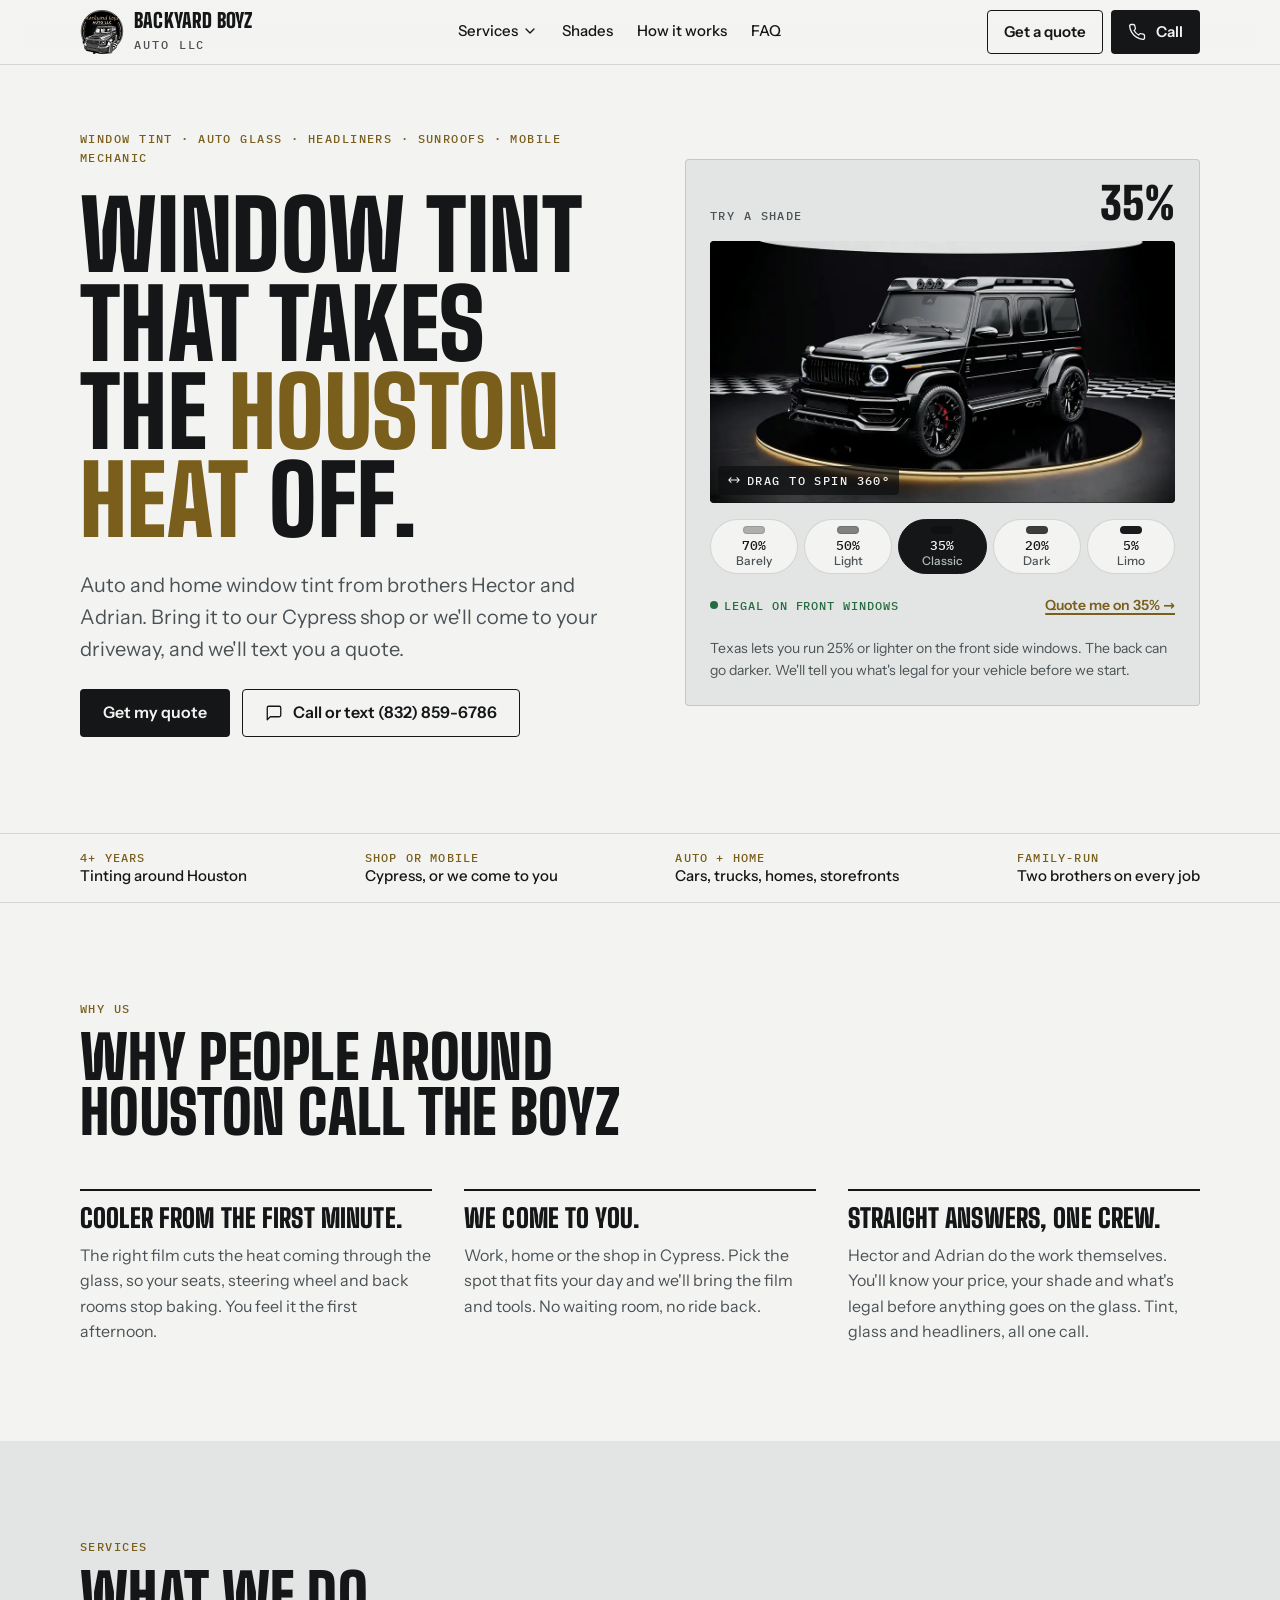
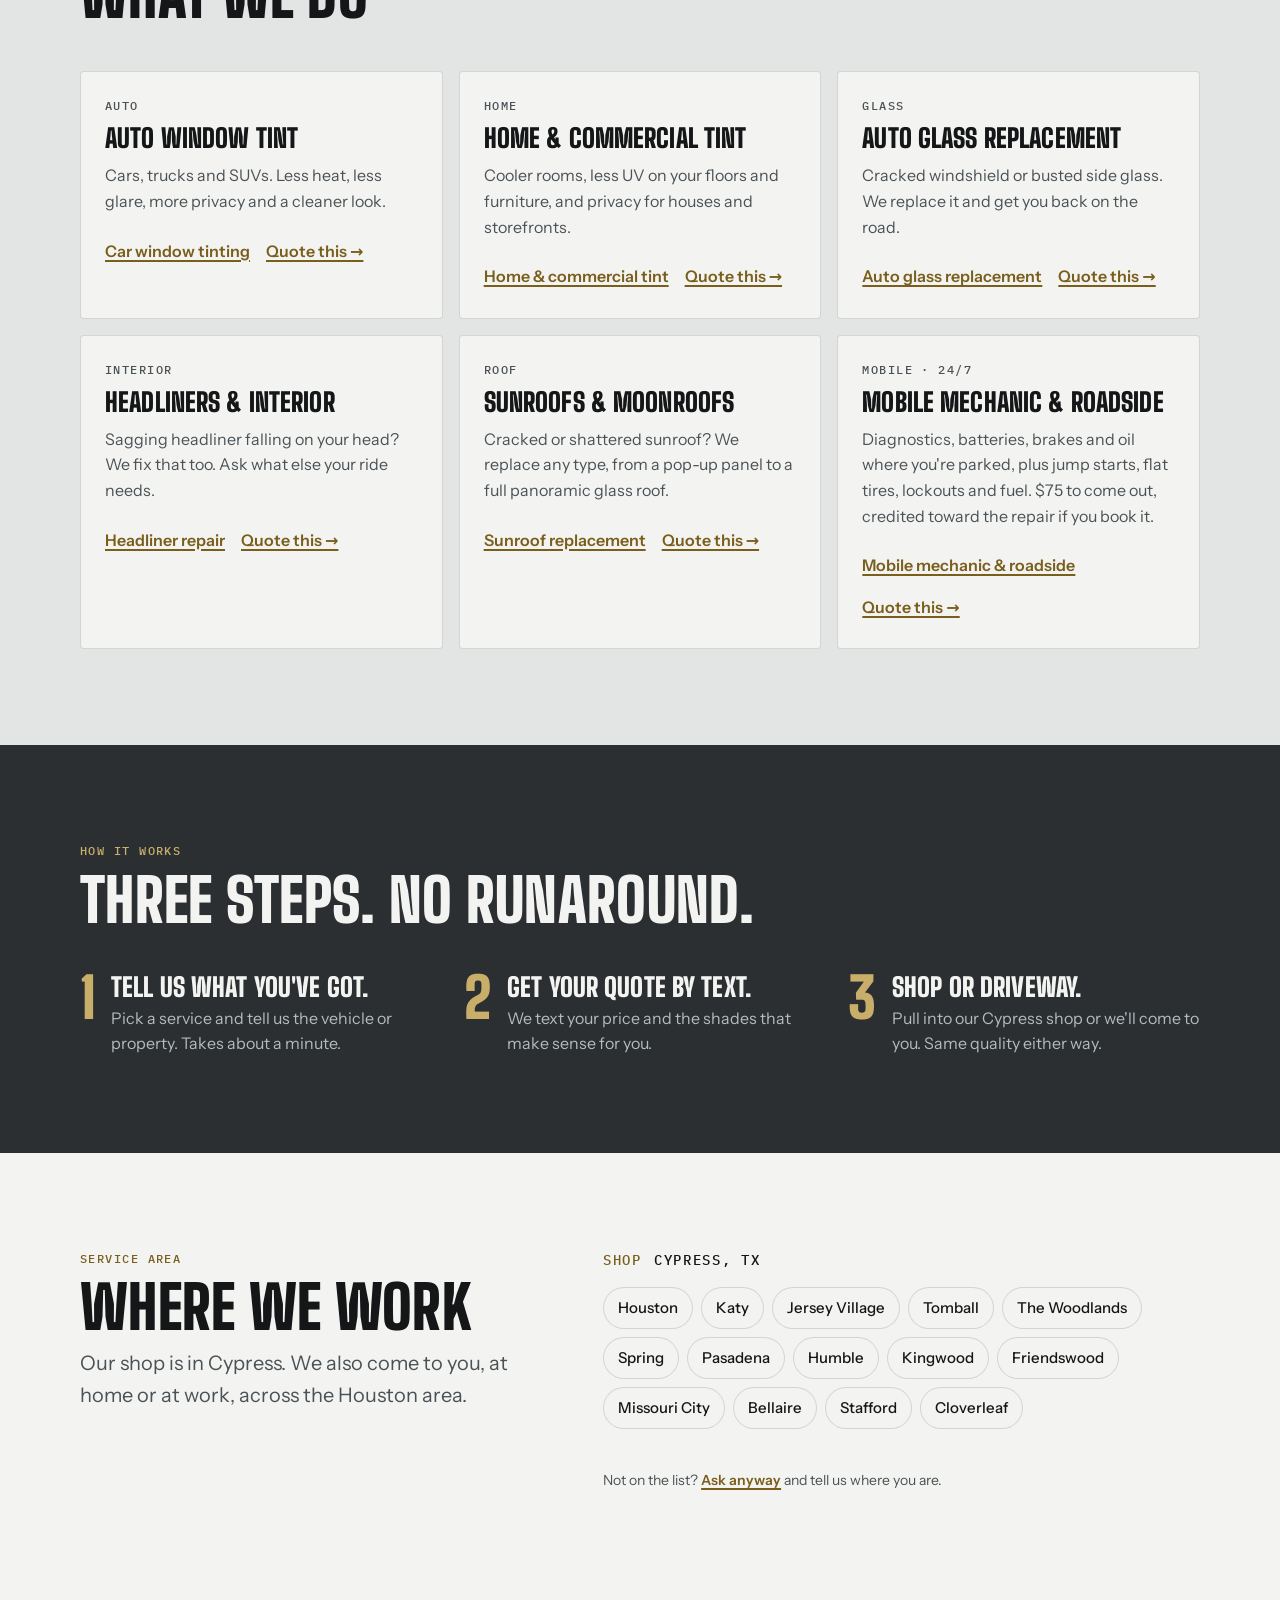
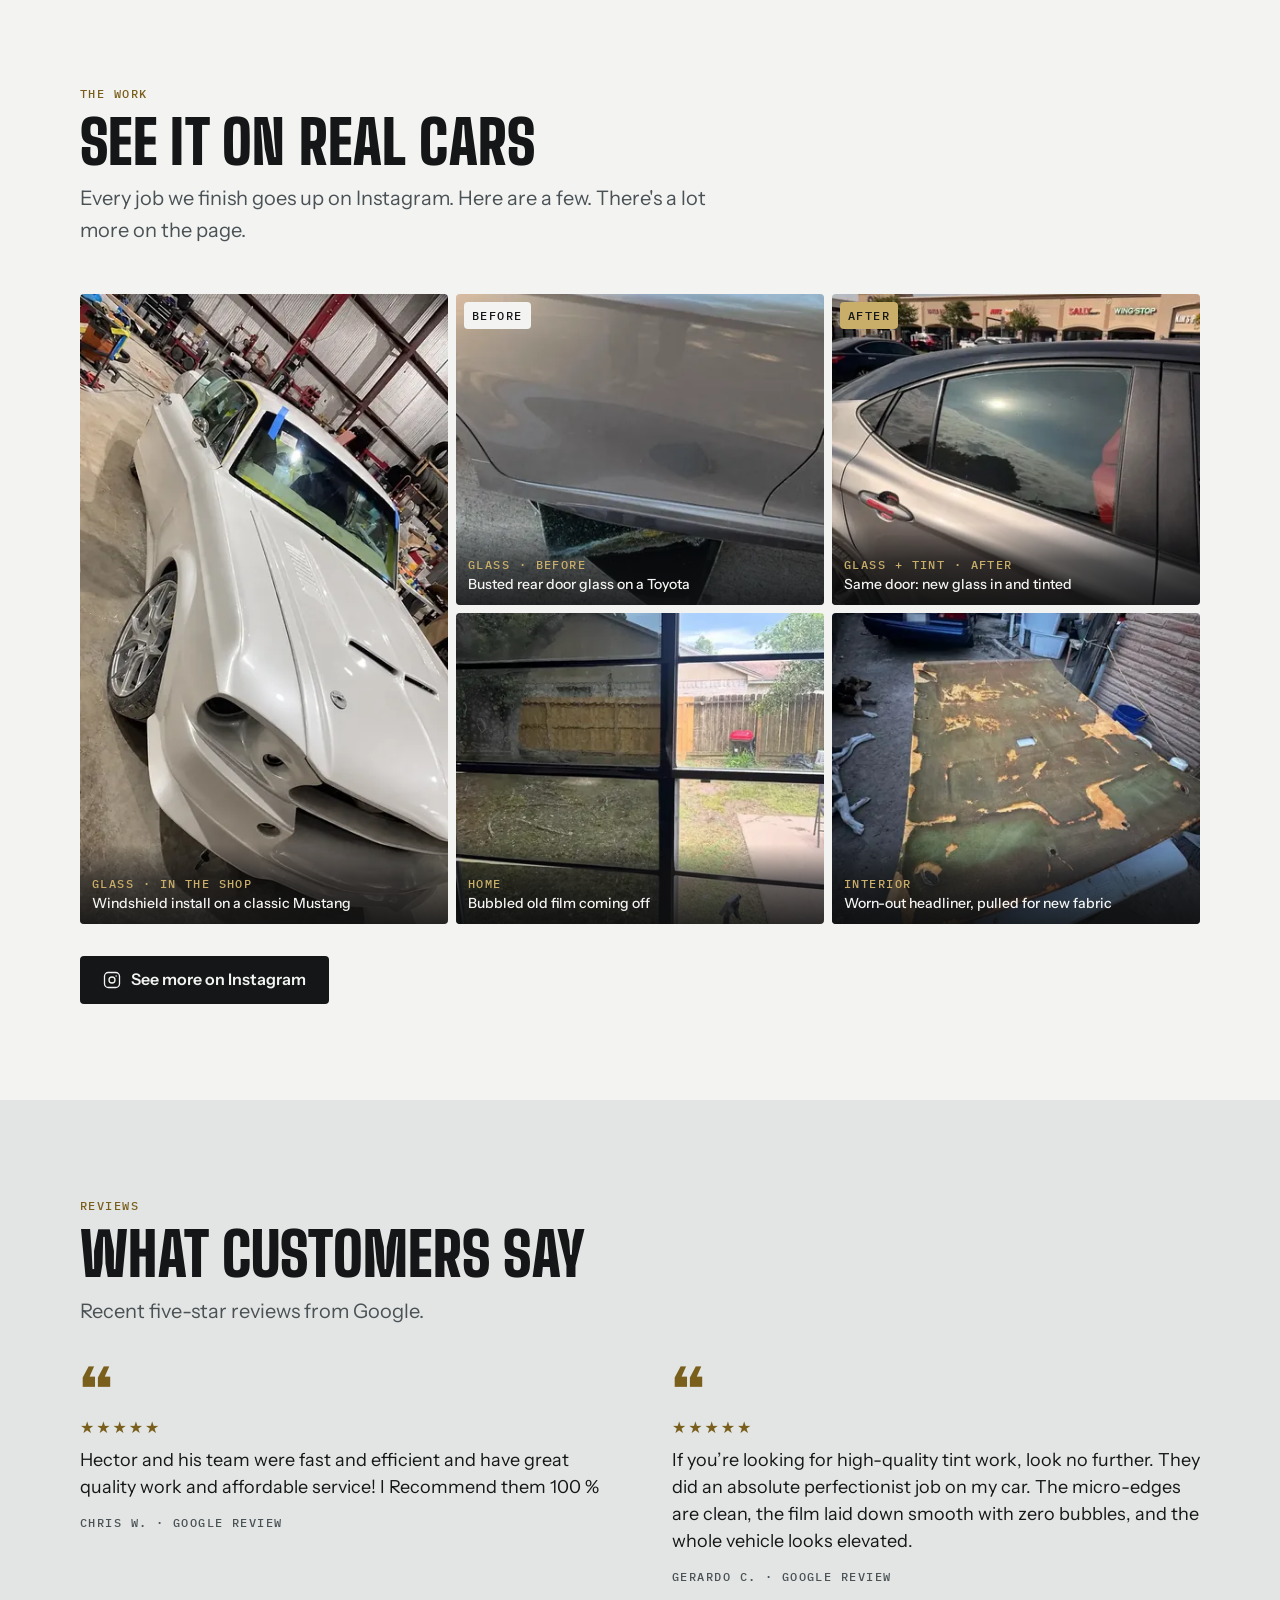
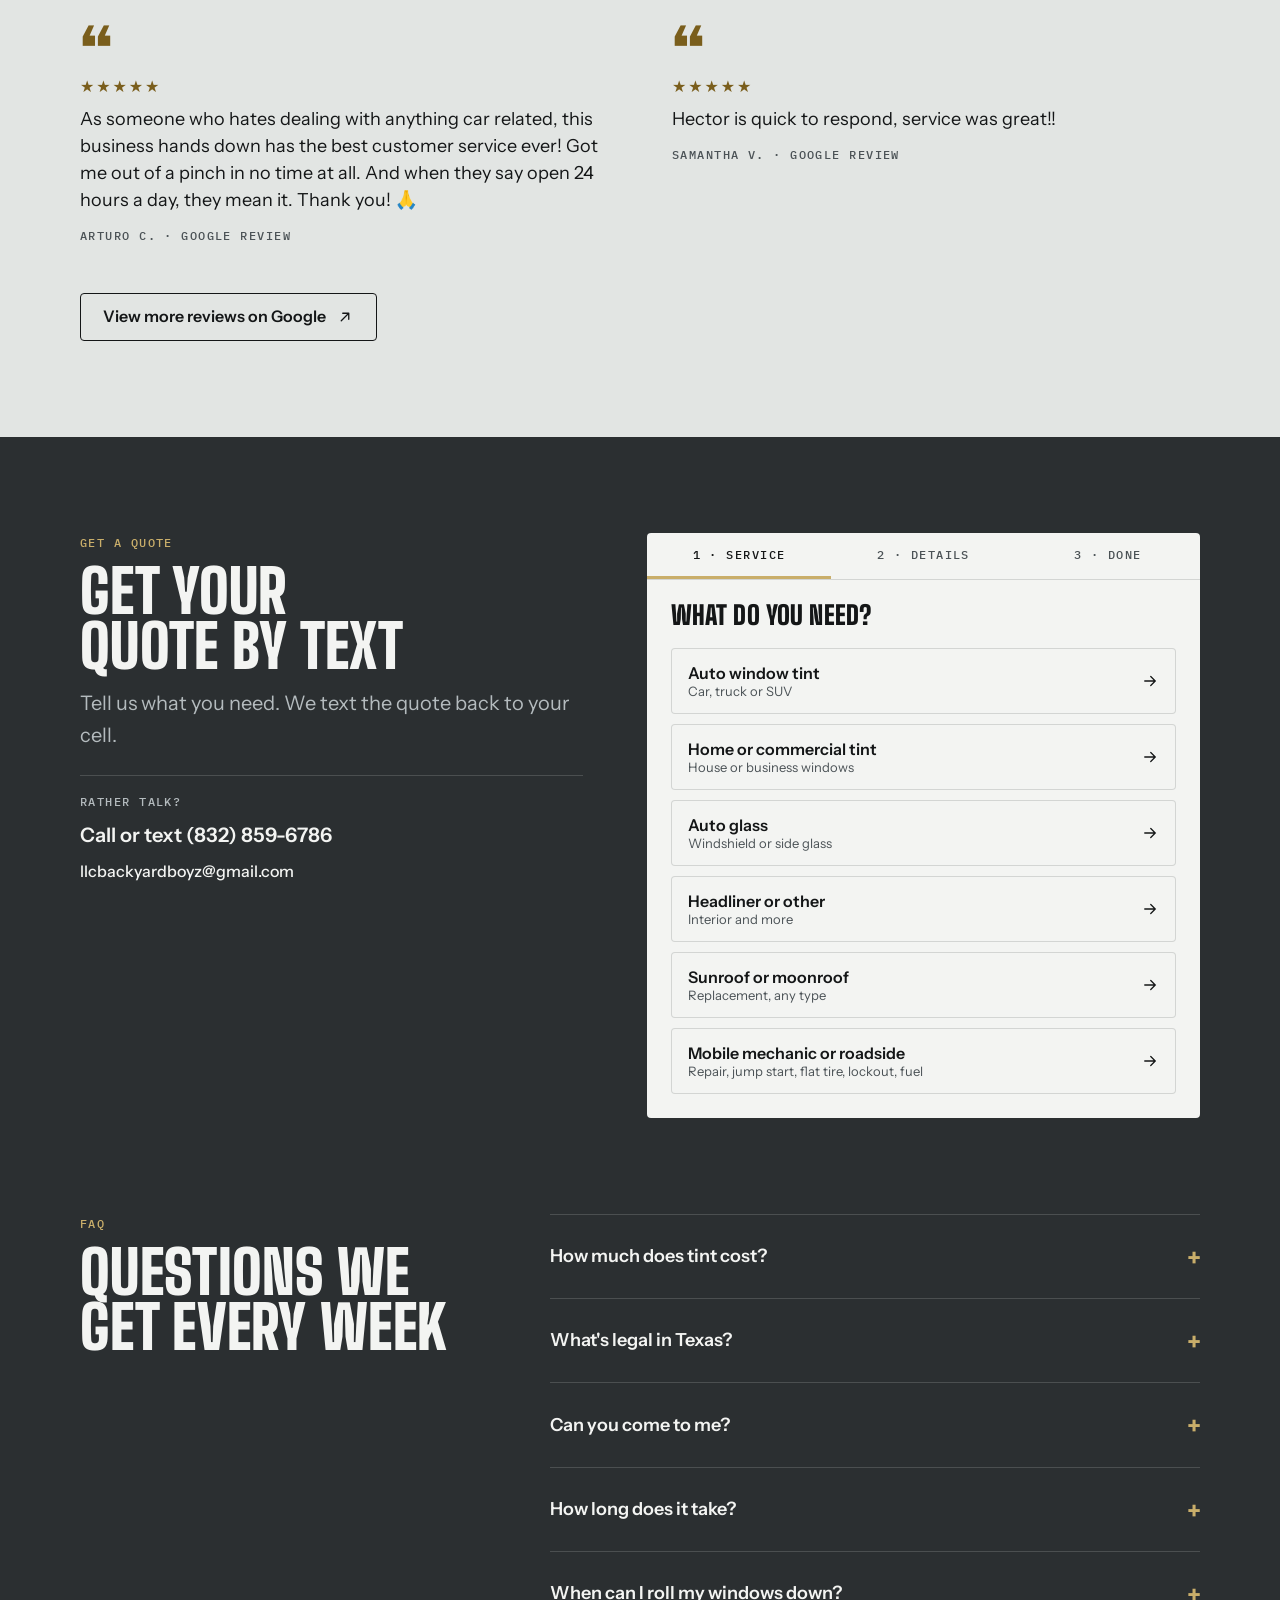
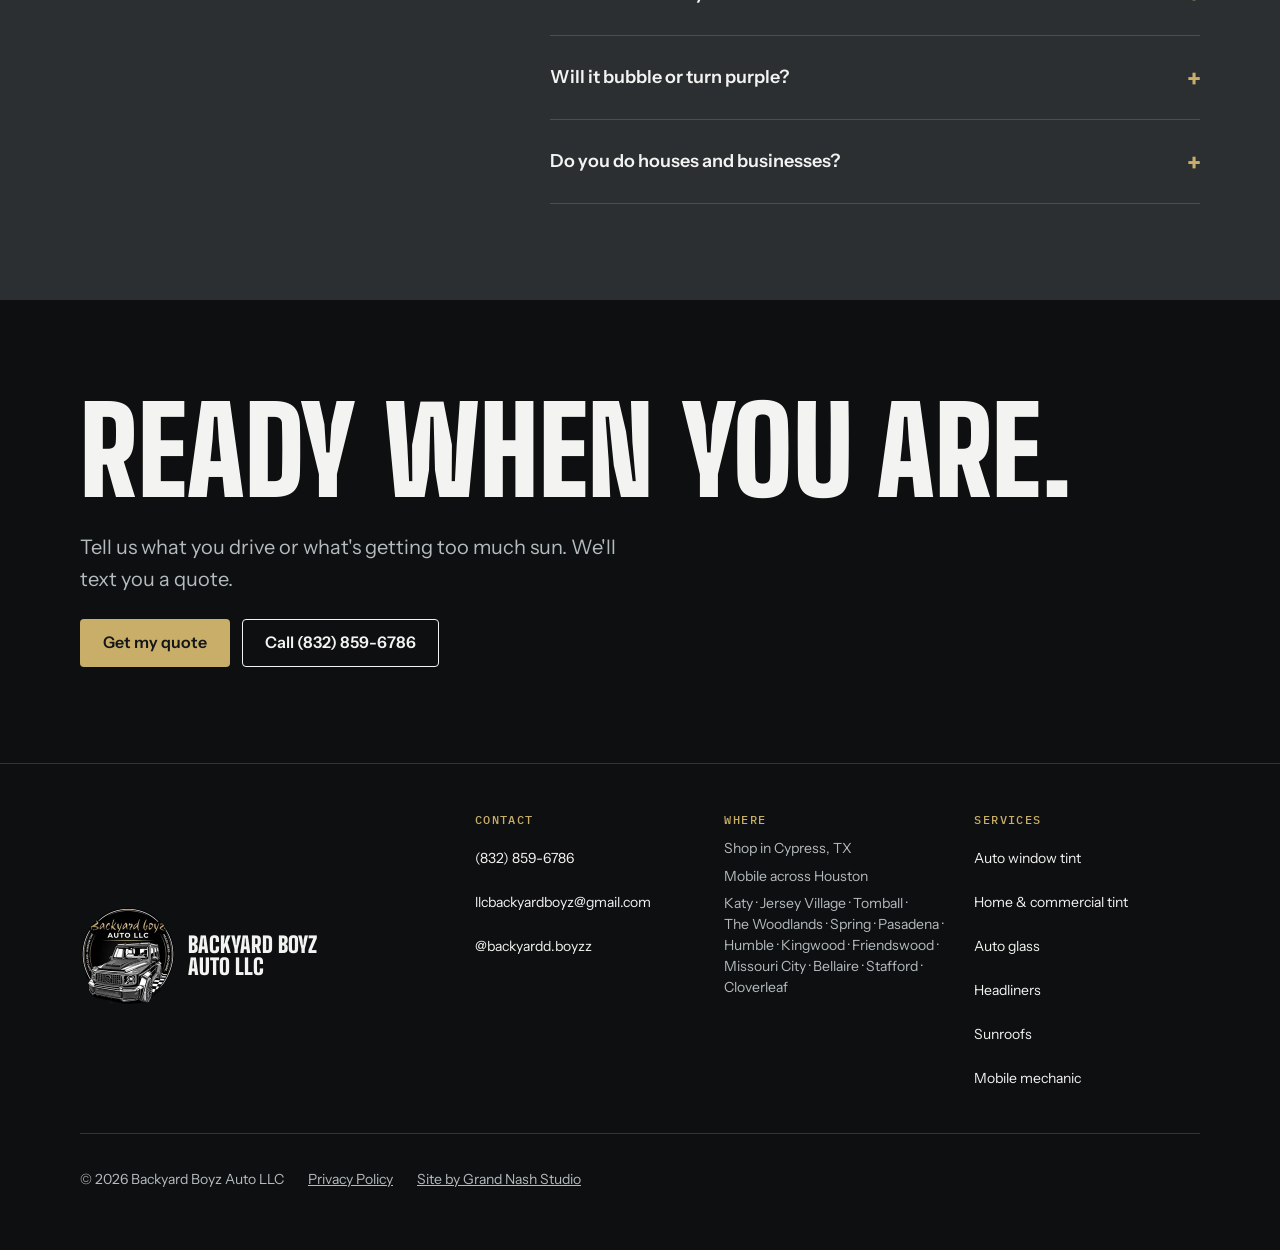
<file: index.html>
<!DOCTYPE html>
<html lang="en">
<head>
<meta charset="UTF-8">
<meta name="viewport" content="width=device-width, initial-scale=1.0">
<meta name="color-scheme" content="light">
<meta http-equiv="Content-Security-Policy" content="default-src 'self'; base-uri 'none'; object-src 'none'; img-src 'self' data: https://*.hcaptcha.com; style-src 'self' 'unsafe-inline' https://*.hcaptcha.com; font-src 'self'; script-src 'self' 'unsafe-inline' https://hcaptcha.com https://*.hcaptcha.com; connect-src 'self' https://api.web3forms.com https://hcaptcha.com https://*.hcaptcha.com; frame-src https://hcaptcha.com https://*.hcaptcha.com; form-action 'self' https://api.web3forms.com; upgrade-insecure-requests">
<meta name="referrer" content="strict-origin-when-cross-origin">
<title>Window Tinting in Cypress &amp; Houston, TX | Backyard Boyz</title>
<meta name="description" content="Window tinting for cars, homes and businesses, plus auto glass and headliners in Cypress and Houston, TX. Shop or mobile. Get your quote by text.">
<link rel="canonical" href="https://backyardboyzautollc.com/">
<meta name="robots" content="index, follow, max-image-preview:large">
<meta name="theme-color" content="#F3F4F2">
<meta name="geo.region" content="US-TX">
<meta name="geo.placename" content="Cypress, Houston">
<meta name="author" content="Backyard Boyz Auto LLC">
<link rel="icon" type="image/webp" href="favicon.webp">
<link rel="icon" type="image/png" sizes="48x48" href="favicon.png">
<link rel="apple-touch-icon" href="logo.webp">
<meta property="og:type" content="website">
<meta property="og:title" content="Backyard Boyz Auto LLC · Window Tinting in Cypress &amp; Houston">
<meta property="og:description" content="Auto and home tint, auto glass and headliners. Shop in Cypress or mobile across Houston. Quotes by text.">
<meta property="og:site_name" content="Backyard Boyz Auto LLC">
<meta property="og:url" content="https://backyardboyzautollc.com/">
<meta property="og:image" content="https://backyardboyzautollc.com/og-image.jpg">
<meta property="og:image:width" content="1200">
<meta property="og:image:height" content="630">
<meta property="og:image:alt" content="Backyard Boyz Auto LLC, window tinting in Houston">
<meta name="twitter:card" content="summary_large_image">
<meta name="twitter:title" content="Backyard Boyz Auto LLC · Window Tinting in Cypress &amp; Houston">
<meta name="twitter:description" content="Auto and home tint, auto glass and headliners. Shop in Cypress or mobile across Houston.">
<meta name="twitter:image" content="https://backyardboyzautollc.com/og-image.jpg">
<link rel="preload" href="fonts/big-shoulders-display-latin.woff2" as="font" type="font/woff2" crossorigin>
<link rel="stylesheet" href="styles.css">
<script type="application/ld+json">
{
  "@context":"https://schema.org",
  "@graph":[
    {
      "@type":["AutoRepair","HomeAndConstructionBusiness"],
      "@id":"https://backyardboyzautollc.com/#business",
      "name":"Backyard Boyz Auto LLC",
      "alternateName":["Backyard Boyz","Backyard Boyz Window Tinting"],
      "image":["https://backyardboyzautollc.com/og-image.jpg","https://backyardboyzautollc.com/work/mustang-windshield-install.webp"],
      "logo":"https://backyardboyzautollc.com/logo.webp",
      "description":"Window tinting for cars, homes and businesses, plus auto glass replacement and headliners in Cypress and Houston, TX. Shop in Cypress or fully mobile.",
      "url":"https://backyardboyzautollc.com/",
      "telephone":"+1-832-859-6786",
      "email":"llcbackyardboyz@gmail.com",
      "priceRange":"$$",
      "address":{"@type":"PostalAddress","addressLocality":"Cypress","addressRegion":"TX","addressCountry":"US"},
      "openingHoursSpecification":[{"@type":"OpeningHoursSpecification","dayOfWeek":["Monday","Tuesday","Wednesday","Thursday","Friday","Saturday","Sunday"],"opens":"00:00","closes":"23:59"}],
      "areaServed":[{"@type":"City","name":"Cypress, TX"},{"@type":"City","name":"Houston, TX"},{"@type":"City","name":"Katy, TX"},{"@type":"City","name":"Jersey Village, TX"},{"@type":"City","name":"Tomball, TX"},{"@type":"City","name":"The Woodlands, TX"},{"@type":"City","name":"Spring, TX"},{"@type":"City","name":"Pasadena, TX"},{"@type":"City","name":"Humble, TX"},{"@type":"City","name":"Kingwood, TX"},{"@type":"City","name":"Friendswood, TX"},{"@type":"City","name":"Missouri City, TX"},{"@type":"City","name":"Bellaire, TX"},{"@type":"City","name":"Stafford, TX"},{"@type":"City","name":"Cloverleaf, TX"}],
      "sameAs":["https://instagram.com/backyardd.boyzz"],
      "hasOfferCatalog":{
        "@type":"OfferCatalog",
        "name":"Services",
        "itemListElement":[
          {"@type":"Offer","itemOffered":{"@type":"Service","name":"Car window tinting","serviceType":"Automotive window tint"}},
          {"@type":"Offer","itemOffered":{"@type":"Service","name":"Home and commercial window tinting","serviceType":"Residential and commercial window film"}},
          {"@type":"Offer","itemOffered":{"@type":"Service","name":"Auto glass replacement","serviceType":"Windshield and side glass replacement"}},
          {"@type":"Offer","itemOffered":{"@type":"Service","name":"Headliner replacement","serviceType":"Car headliner repair"}},
          {"@type":"Offer","itemOffered":{"@type":"Service","name":"Sunroof and moonroof replacement","serviceType":"Replacement of any type: pop-up, spoiler, sliding, panoramic and moonroof"}},
          {"@type":"Offer","itemOffered":{"@type":"Service","name":"Mobile mechanic","serviceType":"Mobile diagnostics, batteries, starters, alternators, brakes, oil and fluids"},"price":"75","priceCurrency":"USD","description":"Travel and diagnostic fee, credited toward the repair if you book it"},
          {"@type":"Offer","itemOffered":{"@type":"Service","name":"Roadside assistance","serviceType":"Jump starts, flat tire changes, lockouts and fuel delivery"},"price":"75","priceCurrency":"USD","description":"Roadside call-out"}
        ]
      }
    },
    {
      "@type":"WebSite",
      "@id":"https://backyardboyzautollc.com/#website",
      "url":"https://backyardboyzautollc.com/",
      "name":"Backyard Boyz Auto LLC",
      "publisher":{"@id":"https://backyardboyzautollc.com/#business"}
    }
  ]
}
</script>
</head>
<body>
<a class="sr-only skip" href="#quote">Skip to the quote form</a>

<!-- ============ NAV ============ -->
<header class="nav">
  <div class="wrap">
    <a class="brand" href="#top" aria-label="Backyard Boyz Auto LLC, back to top">
      <img src="logo-88.webp" srcset="logo-88.webp 1x, logo-192.webp 2x" alt="" width="44" height="44">
      <span><b>Backyard Boyz</b><small>AUTO LLC</small></span>
    </a>
    <nav aria-label="Main">
      <ul class="nav-links">
        <li class="nav-menu">
          <details class="svc-menu">
            <summary>Services<svg viewBox="0 0 24 24" fill="none" stroke="currentColor" stroke-width="2" stroke-linecap="round" stroke-linejoin="round" aria-hidden="true"><path d="m6 9 6 6 6-6"/></svg></summary>
            <ul class="svc-menu-list">
              <li><a href="#services">All services</a></li>
              <li><a href="/auto-window-tint.html">Auto tint</a></li>
              <li><a href="/home-window-tint.html">Home &amp; commercial tint</a></li>
              <li><a href="/auto-glass.html">Auto glass</a></li>
              <li><a href="/headliner-repair.html">Headliners</a></li>
              <li><a href="/sunroof-replacement.html">Sunroofs</a></li>
              <li><a href="/mobile-mechanic.html">Mobile mechanic</a></li>
            </ul>
          </details>
        </li>
        <li><a href="#shades">Shades</a></li>
        <li><a href="#how">How it works</a></li>
        <li><a href="#faq">FAQ</a></li>
      </ul>
    </nav>
    <div class="nav-cta">
      <a class="btn btn--line" href="#quote">Get a quote</a>
      <a class="btn btn--ink" href="tel:+18328596786"><svg viewBox="0 0 24 24" fill="none" stroke="currentColor" stroke-width="1.75" stroke-linecap="round" stroke-linejoin="round" aria-hidden="true"><path d="M22 16.9v3a2 2 0 0 1-2.2 2 19.8 19.8 0 0 1-8.6-3 19.5 19.5 0 0 1-6-6 19.8 19.8 0 0 1-3-8.7A2 2 0 0 1 4.1 2h3a2 2 0 0 1 2 1.7c.1 1 .4 2 .7 3a2 2 0 0 1-.5 2.1L8.1 10a16 16 0 0 0 6 6l1.2-1.2a2 2 0 0 1 2.1-.5c1 .3 2 .6 3 .7a2 2 0 0 1 1.7 2z"/></svg>Call</a>
    </div>
  </div>
</header>

<main id="top">

<!-- ============ HERO + SHADE PICKER (VLT 70%) ============ -->
<section class="band band--clear hero" id="shades" aria-labelledby="heroTitle">
  <div class="wrap">
    <div class="hero-copy">
      <span class="mono eyebrow">Window tint · Auto glass · Headliners · Sunroofs · Mobile mechanic</span>
      <h1 id="heroTitle">Window tint that takes the <em>Houston heat</em> off.</h1>
      <p class="lede">Auto and home window tint from brothers Hector and Adrian. Bring it to our Cypress shop or we'll come to your driveway, and we'll text you a quote.</p>
      <div class="cta-row">
        <a class="btn btn--ink" href="#quote">Get my quote</a>
        <a class="btn btn--line" href="tel:+18328596786"><svg viewBox="0 0 24 24" fill="none" stroke="currentColor" stroke-width="1.75" stroke-linecap="round" stroke-linejoin="round" aria-hidden="true"><path d="M21 15a2 2 0 0 1-2 2H7l-4 4V5a2 2 0 0 1 2-2h14a2 2 0 0 1 2 2z"/></svg>Call or text (832) 859-6786</a>
      </div>
    </div>

    <div class="picker" role="group" aria-labelledby="pickerTitle">
      <div class="picker-top">
        <span class="mono" id="pickerTitle">Try a shade</span>
        <span class="picker-read" aria-live="polite"><span id="vltRead">35%</span><span class="sr-only"> visible light</span></span>
      </div>
      <!-- Rendered G-wagon 360 spin (an illustration, not a customer job): 36 frames in spin/, 10 degrees apart.
           Window outlines for every frame live in GW_WINDOWS in the script below. -->
      <div class="gw-stage" id="gwStage" tabindex="0" role="img" aria-label="Black G-wagon showing how dark the selected tint looks on its side windows. Drag or use the arrow keys to spin it 360 degrees.">
        <div class="gw-turn" id="gwTurn">
          <svg viewBox="0 0 2000 1125" aria-hidden="true">
            <defs>
              <clipPath id="glass"><path id="gwGlassPath" d="M1170 250L1279 249L1289 394L1243 394L1240 378L1222 368L1190 366L1165 370L1161 372Z M1331 250L1421 250L1431 387L1341 390Z M1461 245L1565 244L1582 380L1471 384Z"/></clipPath>
              <filter id="soft" x="-20%" y="-20%" width="140%" height="140%"><feGaussianBlur stdDeviation="5"/></filter>
              <linearGradient id="clearGlass" x1="0" y1="160" x2="0" y2="520" gradientUnits="userSpaceOnUse">
                <stop offset="0" stop-color="#C9D2D6"/><stop offset=".55" stop-color="#8E989D"/><stop offset="1" stop-color="#5F676C"/>
              </linearGradient>
            </defs>
            <image id="gwFrame" href="spin/g01.webp" width="2000" height="1125"/>
            <g id="gwGlass" clip-path="url(#glass)">
              <g id="glassClear" opacity=".36">
                <rect width="2000" height="1125" fill="url(#clearGlass)"/>
                <!-- seen through clear glass at the starting angle: headrests and seat backs -->
                <g id="gwSeats" fill="#2E3438" filter="url(#soft)">
                  <rect x="1212" y="292" width="44" height="44" rx="14"/><rect x="1200" y="338" width="70" height="60" rx="10"/>
                  <rect x="1362" y="294" width="40" height="40" rx="13"/><rect x="1350" y="336" width="64" height="60" rx="10"/>
                  <rect x="1470" y="330" width="120" height="8" fill="#454C51"/>
                </g>
              </g>
              <rect id="glassTint" width="2000" height="1125" fill="#050607" opacity=".25"/>
              <path d="M300 520 L500 160 L540 160 L340 520 Z M430 520 L630 160 L670 160 L470 520 Z M560 520 L760 160 L800 160 L600 520 Z M690 520 L890 160 L930 160 L730 520 Z M820 520 L1020 160 L1060 160 L860 520 Z M950 520 L1150 160 L1190 160 L990 520 Z M1080 520 L1280 160 L1320 160 L1120 520 Z M1210 520 L1410 160 L1450 160 L1250 520 Z M1340 520 L1540 160 L1580 160 L1380 520 Z M1470 520 L1670 160 L1710 160 L1510 520 Z M1600 520 L1800 160 L1840 160 L1640 520 Z M1730 520 L1930 160 L1970 160 L1770 520 Z M1860 520 L2060 160 L2100 160 L1900 520 Z" fill="#fff" opacity=".07"/>
            </g>
          </svg>
        </div>
        <span class="gw-hint mono" aria-hidden="true"><svg viewBox="0 0 24 24" fill="none" stroke="currentColor" stroke-width="1.75" stroke-linecap="round" stroke-linejoin="round"><path d="M7 8l-4 4 4 4M17 8l4 4-4 4M3 12h18"/></svg>Drag to spin 360°</span>
      </div>
      <div class="chips" role="group" aria-label="Tint shade">
        <button type="button" class="chip" data-vlt="70" aria-pressed="false"><i style="background:rgba(14,15,16,0.3)" aria-hidden="true"></i>70%<span>Barely</span></button>
        <button type="button" class="chip" data-vlt="50" aria-pressed="false"><i style="background:rgba(14,15,16,0.5)" aria-hidden="true"></i>50%<span>Light</span></button>
        <button type="button" class="chip" data-vlt="35" aria-pressed="true"><i style="background:rgba(14,15,16,0.65)" aria-hidden="true"></i>35%<span>Classic</span></button>
        <button type="button" class="chip" data-vlt="20" aria-pressed="false"><i style="background:rgba(14,15,16,0.8)" aria-hidden="true"></i>20%<span>Dark</span></button>
        <button type="button" class="chip" data-vlt="5" aria-pressed="false"><i style="background:rgba(14,15,16,0.95)" aria-hidden="true"></i>5%<span>Limo</span></button>
      </div>
      <div class="legal">
        <span class="tag tag--ok" id="legalTag" aria-live="polite">Legal on front windows</span>
        <a class="link" id="shadeQuote" href="#quote">Quote me on 35% →</a>
      </div>
      <p class="picker-note">Texas lets you run 25% or lighter on the front side windows. The back can go darker. We'll tell you what's legal for your vehicle before we start.</p>
    </div>
  </div>
</section>

<!-- ============ PROOF STRIP ============ -->
<div class="proof">
  <div class="wrap">
    <ul aria-label="About Backyard Boyz">
      <li><b>4+ YEARS</b>Tinting around Houston</li>
      <li><b>SHOP OR MOBILE</b>Cypress, or we come to you</li>
      <li><b>AUTO + HOME</b>Cars, trucks, homes, storefronts</li>
      <li><b>FAMILY-RUN</b>Two brothers on every job</li>
    </ul>
  </div>
</div>

<!-- ============ BENEFITS ============ -->
<section class="band band--clear" aria-labelledby="whyTitle">
  <div class="wrap">
    <div class="sec-head">
      <span class="mono eyebrow">Why us</span>
      <h2 id="whyTitle">Why people around Houston call the Boyz</h2>
    </div>
    <div class="benefits">
      <div class="benefit">
        <h3>Cooler from the first minute.</h3>
        <p>The right film cuts the heat coming through the glass, so your seats, steering wheel and back rooms stop baking. You feel it the first afternoon.</p>
      </div>
      <div class="benefit">
        <h3>We come to you.</h3>
        <p>Work, home or the shop in Cypress. Pick the spot that fits your day and we'll bring the film and tools. No waiting room, no ride back.</p>
      </div>
      <div class="benefit">
        <h3>Straight answers, one crew.</h3>
        <p>Hector and Adrian do the work themselves. You'll know your price, your shade and what's legal before anything goes on the glass. Tint, glass and headliners, all one call.</p>
      </div>
    </div>
  </div>
</section>

<!-- ============ SERVICES (VLT 50%) ============ -->
<section class="band band--haze" id="services" aria-labelledby="svcTitle">
  <div class="wrap">
    <div class="sec-head">
      <span class="mono eyebrow">Services</span>
      <h2 id="svcTitle">What we do</h2>
    </div>
    <div class="svc-grid">
      <article class="svc">
        <span class="mono">Auto</span>
        <h3>Auto window tint</h3>
        <p>Cars, trucks and SUVs. Less heat, less glare, more privacy and a cleaner look.</p>
        <span class="links"><a class="link" href="auto-window-tint.html">Car window tinting</a><a class="link" href="#quote" data-pick="Auto window tint">Quote this →</a></span>
      </article>
      <article class="svc">
        <span class="mono">Home</span>
        <h3>Home &amp; commercial tint</h3>
        <p>Cooler rooms, less UV on your floors and furniture, and privacy for houses and storefronts.</p>
        <span class="links"><a class="link" href="home-window-tint.html">Home &amp; commercial tint</a><a class="link" href="#quote" data-pick="Home / commercial tint">Quote this →</a></span>
      </article>
      <article class="svc">
        <span class="mono">Glass</span>
        <h3>Auto glass replacement</h3>
        <p>Cracked windshield or busted side glass. We replace it and get you back on the road.</p>
        <span class="links"><a class="link" href="auto-glass.html">Auto glass replacement</a><a class="link" href="#quote" data-pick="Auto glass / replacement">Quote this →</a></span>
      </article>
      <article class="svc">
        <span class="mono">Interior</span>
        <h3>Headliners &amp; interior</h3>
        <p>Sagging headliner falling on your head? We fix that too. Ask what else your ride needs.</p>
        <span class="links"><a class="link" href="headliner-repair.html">Headliner repair</a><a class="link" href="#quote" data-pick="Headliner / other">Quote this →</a></span>
      </article>
      <article class="svc">
        <span class="mono">Roof</span>
        <h3>Sunroofs &amp; moonroofs</h3>
        <p>Cracked or shattered sunroof? We replace any type, from a pop-up panel to a full panoramic glass roof.</p>
        <span class="links"><a class="link" href="sunroof-replacement.html">Sunroof replacement</a><a class="link" href="#quote" data-pick="Sunroof / moonroof">Quote this →</a></span>
      </article>
      <article class="svc">
        <span class="mono">Mobile · 24/7</span>
        <h3>Mobile mechanic &amp; roadside</h3>
        <p>Diagnostics, batteries, brakes and oil where you're parked, plus jump starts, flat tires, lockouts and fuel. $75 to come out, credited toward the repair if you book it.</p>
        <span class="links"><a class="link" href="mobile-mechanic.html">Mobile mechanic &amp; roadside</a><a class="link" href="#quote" data-pick="Mobile mechanic / roadside">Quote this →</a></span>
      </article>
    </div>
  </div>
</section>

<!-- ============ HOW IT WORKS (VLT 35%) ============ -->
<section class="band band--smoke" id="how" aria-labelledby="howTitle">
  <div class="wrap">
    <div class="sec-head">
      <span class="mono eyebrow">How it works</span>
      <h2 id="howTitle">Three steps. No runaround.</h2>
    </div>
    <ol class="steps">
      <li class="step"><span class="n" aria-hidden="true">1</span><div><h3>Tell us what you've got.</h3><p>Pick a service and tell us the vehicle or property. Takes about a minute.</p></div></li>
      <li class="step"><span class="n" aria-hidden="true">2</span><div><h3>Get your quote by text.</h3><p>We text your price and the shades that make sense for you.</p></div></li>
      <li class="step"><span class="n" aria-hidden="true">3</span><div><h3>Shop or driveway.</h3><p>Pull into our Cypress shop or we'll come to you. Same quality either way.</p></div></li>
    </ol>
  </div>
</section>

<!-- ============ SERVICE AREA ============ -->
<section class="band band--clear" id="area" aria-labelledby="areaTitle">
  <div class="wrap area-wrap">
    <div class="sec-head">
      <span class="mono eyebrow">Service area</span>
      <h2 id="areaTitle">Where we work</h2>
      <p>Our shop is in Cypress. We also come to you, at home or at work, across the Houston area.</p>
    </div>
    <div class="area">
      <p class="area-shop mono"><b>Shop</b>Cypress, TX</p>
      <ul class="area-list" aria-label="Mobile service areas">
        <li>Houston</li>
        <li>Katy</li>
        <li>Jersey Village</li>
        <li>Tomball</li>
        <li>The Woodlands</li>
        <li>Spring</li>
        <li>Pasadena</li>
        <li>Humble</li>
        <li>Kingwood</li>
        <li>Friendswood</li>
        <li>Missouri City</li>
        <li>Bellaire</li>
        <li>Stafford</li>
        <li>Cloverleaf</li>
      </ul>
      <p class="note">Not on the list? <a class="link" href="#quote">Ask anyway</a> and tell us where you are.</p>
    </div>
  </div>
</section>

<!-- ============ THE WORK (back to clear so photos read true) ============ -->
<section class="band band--clear" id="work" aria-labelledby="workTitle">
  <div class="wrap">
    <div class="sec-head">
      <span class="mono eyebrow">The work</span>
      <h2 id="workTitle">See it on real cars</h2>
      <p>Every job we finish goes up on Instagram. Here are a few. There's a lot more on the page.</p>
    </div>
    <!-- Real job photos. To add or swap one, see the note in the CSS above .work-grid. -->
    <div class="work-grid">
      <figure class="shot shot--feat">
        <img src="work/mustang-windshield-install.webp" srcset="work/mustang-windshield-install-400.webp 400w, work/mustang-windshield-install.webp 701w" sizes="(min-width: 1160px) 368px, (min-width: 600px) calc((100vw - 56px) / 3), calc(100vw - 40px)" alt="White classic Mustang in the shop with its new windshield taped in place" width="701" height="1200" loading="lazy">
        <figcaption><span class="mono">Glass · in the shop</span>Windshield install on a classic Mustang</figcaption>
      </figure>
      <figure class="shot">
        <span class="shot-tag mono">Before</span>
        <img src="work/broken-door-glass.webp" srcset="work/broken-door-glass-400.webp 400w, work/broken-door-glass.webp 774w" sizes="(min-width: 1160px) 368px, (min-width: 600px) calc((100vw - 56px) / 3), calc((100vw - 48px) / 2)" alt="Before: gray Toyota with the rear door glass shattered on the ground below it" width="774" height="1200" loading="lazy" style="object-position:50% 86%">
        <figcaption><span class="mono">Glass · before</span>Busted rear door glass on a Toyota</figcaption>
      </figure>
      <figure class="shot">
        <span class="shot-tag shot-tag--after mono">After</span>
        <img src="work/toyota-rear-window-tint.webp" srcset="work/toyota-rear-window-tint-400.webp 400w, work/toyota-rear-window-tint-800.webp 800w, work/toyota-rear-window-tint.webp 905w" sizes="(min-width: 1160px) 368px, (min-width: 600px) calc((100vw - 56px) / 3), calc((100vw - 48px) / 2)" alt="After: the same gray Toyota with new rear door glass, tinted dark" width="905" height="1200" loading="lazy" style="object-position:55% 50%">
        <figcaption><span class="mono">Glass + tint · after</span>Same door: new glass in and tinted</figcaption>
      </figure>
      <figure class="shot">
        <img src="work/home-window-film.webp" srcset="work/home-window-film-400.webp 400w, work/home-window-film-800.webp 800w, work/home-window-film.webp 903w" sizes="(min-width: 1160px) 368px, (min-width: 600px) calc((100vw - 56px) / 3), calc((100vw - 48px) / 2)" alt="House window mid-job: bubbled old film on the left panes, clean glass on the right" width="903" height="1200" loading="lazy">
        <figcaption><span class="mono">Home</span>Bubbled old film coming off</figcaption>
      </figure>
      <figure class="shot">
        <img src="work/headliner-removed.webp" srcset="work/headliner-removed-400.webp 400w, work/headliner-removed-800.webp 800w, work/headliner-removed.webp 898w" sizes="(min-width: 1160px) 368px, (min-width: 600px) calc((100vw - 56px) / 3), calc((100vw - 48px) / 2)" alt="Worn-out headliner board with the fabric falling apart, pulled out of a car" width="898" height="1200" loading="lazy" style="object-position:50% 65%">
        <figcaption><span class="mono">Interior</span>Worn-out headliner, pulled for new fabric</figcaption>
      </figure>
    </div>
    <a class="btn btn--ink" href="https://instagram.com/backyardd.boyzz" target="_blank" rel="noopener"><svg viewBox="0 0 24 24" fill="none" stroke="currentColor" stroke-width="1.75" aria-hidden="true"><rect x="2" y="2" width="20" height="20" rx="5"/><circle cx="12" cy="12" r="4"/><circle cx="17.5" cy="6.5" r="1" fill="currentColor" stroke="none"/></svg>See more on Instagram</a>
  </div>
</section>

<!-- ============ TESTIMONIALS ============ -->
<!-- Real Google reviews, quoted word for word (Gerardo's is cut at a sentence end where Google truncates it).
     Shown with first name + last initial. To add one, copy a .quote-card block. -->
<section class="band band--haze" id="reviews" aria-labelledby="revTitle">
  <div class="wrap">
    <div class="sec-head">
      <span class="mono eyebrow">Reviews</span>
      <h2 id="revTitle">What customers say</h2>
      <p>Recent five-star reviews from Google.</p>
    </div>
    <div class="quotes">
      <figure class="quote-card">
        <span class="stars" aria-label="5 out of 5 stars">★★★★★</span>
        <blockquote><p>Hector and his team were fast and efficient and have great quality work and affordable service! I Recommend them 100 %</p></blockquote>
        <figcaption class="mono">Chris W. · Google review</figcaption>
      </figure>
      <figure class="quote-card">
        <span class="stars" aria-label="5 out of 5 stars">★★★★★</span>
        <blockquote><p>If you’re looking for high-quality tint work, look no further. They did an absolute perfectionist job on my car. The micro-edges are clean, the film laid down smooth with zero bubbles, and the whole vehicle looks elevated.</p></blockquote>
        <figcaption class="mono">Gerardo C. · Google review</figcaption>
      </figure>
      <figure class="quote-card">
        <span class="stars" aria-label="5 out of 5 stars">★★★★★</span>
        <blockquote><p>As someone who hates dealing with anything car related, this business hands down has the best customer service ever! Got me out of a pinch in no time at all. And when they say open 24 hours a day, they mean it. Thank you! 🙏</p></blockquote>
        <figcaption class="mono">Arturo C. · Google review</figcaption>
      </figure>
      <figure class="quote-card">
        <span class="stars" aria-label="5 out of 5 stars">★★★★★</span>
        <blockquote><p>Hector is quick to respond, service was great!!</p></blockquote>
        <figcaption class="mono">Samantha V. · Google review</figcaption>
      </figure>
    </div>
    <a class="btn btn--line reviews-more" href="https://www.google.com/search?q=backyard+boyz+auto+llc+reviews" target="_blank" rel="noopener">View more reviews on Google<svg viewBox="0 0 24 24" fill="none" stroke="currentColor" stroke-width="1.75" stroke-linecap="round" stroke-linejoin="round" aria-hidden="true"><path d="M7 17 17 7M9 7h8v8"/></svg></a>
  </div>
</section>

<!-- ============ QUOTE FORM (VLT 20%) ============ -->
<section class="band band--smoke" id="quote" aria-labelledby="quoteTitle">
  <div class="wrap quote-wrap">
    <div class="q-aside">
      <div class="sec-head">
        <span class="mono eyebrow">Get a quote</span>
        <h2 id="quoteTitle">Get your quote by text</h2>
        <p>Tell us what you need. We text the quote back to your cell.</p>
      </div>
      <div class="direct">
        <span class="mono">Rather talk?</span>
        <a href="tel:+18328596786">Call or text (832) 859-6786</a>
        <a class="email" href="mailto:llcbackyardboyz@gmail.com">llcbackyardboyz@gmail.com</a>
      </div>
    </div>

    <div class="q-card">
      <ol class="q-steps mono" aria-label="Quote steps">
        <li class="active" data-step="1" aria-current="step">1 · Service</li>
        <li data-step="2">2 · Details</li>
        <li data-step="3">3 · Done</li>
      </ol>

      <div class="qpanel" data-panel="1">
        <h3 id="q1Title">What do you need?</h3>
        <div class="opts" role="group" aria-labelledby="q1Title">
          <button type="button" class="opt" data-svc="Auto window tint"><span><span class="o-name">Auto window tint</span><span class="o-sub">Car, truck or SUV</span></span><svg viewBox="0 0 24 24" fill="none" stroke="currentColor" stroke-width="1.75" stroke-linecap="round" aria-hidden="true"><path d="M5 12h14M13 6l6 6-6 6"/></svg></button>
          <button type="button" class="opt" data-svc="Home / commercial tint"><span><span class="o-name">Home or commercial tint</span><span class="o-sub">House or business windows</span></span><svg viewBox="0 0 24 24" fill="none" stroke="currentColor" stroke-width="1.75" stroke-linecap="round" aria-hidden="true"><path d="M5 12h14M13 6l6 6-6 6"/></svg></button>
          <button type="button" class="opt" data-svc="Auto glass / replacement"><span><span class="o-name">Auto glass</span><span class="o-sub">Windshield or side glass</span></span><svg viewBox="0 0 24 24" fill="none" stroke="currentColor" stroke-width="1.75" stroke-linecap="round" aria-hidden="true"><path d="M5 12h14M13 6l6 6-6 6"/></svg></button>
          <button type="button" class="opt" data-svc="Headliner / other"><span><span class="o-name">Headliner or other</span><span class="o-sub">Interior and more</span></span><svg viewBox="0 0 24 24" fill="none" stroke="currentColor" stroke-width="1.75" stroke-linecap="round" aria-hidden="true"><path d="M5 12h14M13 6l6 6-6 6"/></svg></button>
          <button type="button" class="opt" data-svc="Sunroof / moonroof"><span><span class="o-name">Sunroof or moonroof</span><span class="o-sub">Replacement, any type</span></span><svg viewBox="0 0 24 24" fill="none" stroke="currentColor" stroke-width="1.75" stroke-linecap="round" aria-hidden="true"><path d="M5 12h14M13 6l6 6-6 6"/></svg></button>
          <button type="button" class="opt" data-svc="Mobile mechanic / roadside"><span><span class="o-name">Mobile mechanic or roadside</span><span class="o-sub">Repair, jump start, flat tire, lockout, fuel</span></span><svg viewBox="0 0 24 24" fill="none" stroke="currentColor" stroke-width="1.75" stroke-linecap="round" aria-hidden="true"><path d="M5 12h14M13 6l6 6-6 6"/></svg></button>
        </div>
      </div>

      <form class="qpanel" data-panel="2" id="qForm" novalidate hidden>
        <h3>A few details</h3>
        <div class="field"><label for="qWhat">Vehicle or property</label><input id="qWhat" type="text" placeholder="e.g. 2021 Silverado, or 3-bedroom home"></div>
        <div class="field" id="qShadeField"><label for="qShade">Shade you're thinking</label>
          <select id="qShade">
            <option value="Not sure, help me pick">Not sure, help me pick</option>
            <option value="70%">70% · barely there</option>
            <option value="50%">50% · light</option>
            <option value="35%">35% · classic</option>
            <option value="20%">20% · dark (back windows)</option>
            <option value="5%">5% · limo (back windows)</option>
          </select>
        </div>
        <div class="field"><label for="qName">Your name</label><input id="qName" type="text" autocomplete="name" placeholder="First and last" required></div>
        <div class="field"><label for="qPhone">Cell number</label><input id="qPhone" type="tel" autocomplete="tel" inputmode="tel" placeholder="(832) 000-0000" required></div>
        <input id="qCompany" class="hp" name="company" type="text" tabindex="-1" autocomplete="off" aria-hidden="true">
        <div id="hcap"></div>
        <p class="form-error" id="qError" role="alert" hidden></p>
        <p class="form-note">We only use this to text you about your quote. Nothing else. Protected by hCaptcha: its <a href="https://www.hcaptcha.com/privacy" target="_blank" rel="noopener">Privacy Policy</a> and <a href="https://www.hcaptcha.com/terms" target="_blank" rel="noopener">Terms</a> apply. See our <a href="privacy.html">privacy policy</a>.</p>
        <div class="panel-nav">
          <button type="button" class="back" id="qBack">← Back</button>
          <button type="submit" class="btn btn--gold" id="qSubmit">Send &amp; get my quote</button>
        </div>
      </form>

      <div class="qpanel confirm" data-panel="3" hidden tabindex="-1" id="qDone">
        <div class="check"><svg viewBox="0 0 24 24" fill="none" stroke-width="3" stroke-linecap="round" stroke-linejoin="round" aria-hidden="true"><path d="M20 6 9 17l-5-5"/></svg></div>
        <h3 id="qDoneTitle">Got it.</h3>
        <p id="qMsg"></p>
        <a class="btn btn--line" href="tel:+18328596786">Call now</a>
      </div>
    </div>
  </div>
</section>

<!-- ============ FAQ (VLT 20%, continues the quote band) ============ -->
<section class="band band--smoke faq-band" id="faq" aria-labelledby="faqTitle">
  <div class="wrap faq-wrap">
    <div class="sec-head">
      <span class="mono eyebrow">FAQ</span>
      <h2 id="faqTitle">Questions we get every week</h2>
    </div>
    <div class="faq">
      <details>
        <summary>How much does tint cost?</summary>
        <div class="a"><p>It depends on the vehicle, how many windows and which film. A coupe and a crew-cab truck aren't the same job. <a href="#quote">Send the quote form</a> or text us your year, make and model and we'll text you a real number.</p></div>
      </details>
      <details>
        <summary>What's legal in Texas?</summary>
        <div class="a"><p>The front side windows have to let in at least 25% of light. The back side windows and rear glass can go darker if you have side mirrors on both sides. The windshield can only have a strip across the top. We'll tell you what's legal for your vehicle before we start.</p></div>
      </details>
      <details>
        <summary>Can you come to me?</summary>
        <div class="a"><p>Yes. We're mobile across Houston, Katy, Jersey Village, Tomball, The Woodlands, Spring, Pasadena, Humble, Kingwood, Friendswood, Missouri City, Bellaire, Stafford and Cloverleaf, or you can bring it to our shop in Cypress. Just tell us where when you request your quote.</p></div>
      </details>
      <details>
        <summary>How long does it take?</summary>
        <!-- CONFIRM: replace with real typical times from Hector & Adrian (e.g. sedan, truck, windshield). -->
        <div class="a"><p>It depends on the job. We'll give you a time when we text your quote so you can plan your day.</p></div>
      </details>
      <details>
        <summary>When can I roll my windows down?</summary>
        <div class="a"><p>Give the film a few days to cure before you roll the windows down. We'll tell you exactly how long for your film when we finish.</p></div>
      </details>
      <details>
        <summary>Will it bubble or turn purple?</summary>
        <!-- CONFIRM: name the film brands and any warranty once Hector & Adrian confirm them. -->
        <div class="a"><p>Bubbling and purple fade usually come from cheap film or a rushed install. Ask us which films we carry and what they cover when we quote.</p></div>
      </details>
      <details>
        <summary>Do you do houses and businesses?</summary>
        <div class="a"><p>Yes. Home and commercial window tint for heat, UV and privacy. Send the form with "Home or commercial" and a rough count of windows.</p></div>
      </details>
    </div>
  </div>
</section>

<!-- ============ CLOSING (VLT 5%) ============ -->
<section class="band band--limo closing" aria-labelledby="closeTitle">
  <div class="wrap">
    <h2 id="closeTitle">Ready when you are.</h2>
    <p>Tell us what you drive or what's getting too much sun. We'll text you a quote.</p>
    <div class="cta-row">
      <a class="btn btn--gold" href="#quote">Get my quote</a>
      <a class="btn btn--line" href="tel:+18328596786">Call (832) 859-6786</a>
    </div>
  </div>
</section>

</main>

<!-- ============ FOOTER ============ -->
<footer>
  <div class="wrap">
    <div class="f-brand">
      <img src="logo-192.webp" alt="Backyard Boyz Auto LLC logo" width="96" height="96" loading="lazy">
      <b>Backyard Boyz<br>Auto LLC</b>
    </div>
    <div class="f-cols">
      <div>
        <h3>CONTACT</h3>
        <ul>
          <li><a href="tel:+18328596786">(832) 859-6786</a></li>
          <li><a href="mailto:llcbackyardboyz@gmail.com">llcbackyardboyz@gmail.com</a></li>
          <li><a href="https://instagram.com/backyardd.boyzz" target="_blank" rel="noopener">@backyardd.boyzz</a></li>
        </ul>
      </div>
      <div>
        <h3>WHERE</h3>
        <ul>
          <li>Shop in Cypress, TX</li>
          <li>Mobile across Houston</li>
          <li class="f-area">Katy · Jersey&nbsp;Village · Tomball · The&nbsp;Woodlands · Spring · Pasadena · Humble · Kingwood · Friendswood · Missouri&nbsp;City · Bellaire · Stafford · Cloverleaf</li>
        </ul>
      </div>
      <div>
        <h3>SERVICES</h3>
        <ul>
          <li><a href="auto-window-tint.html">Auto window tint</a></li>
          <li><a href="home-window-tint.html">Home &amp; commercial tint</a></li>
          <li><a href="auto-glass.html">Auto glass</a></li>
          <li><a href="headliner-repair.html">Headliners</a></li>
          <li><a href="sunroof-replacement.html">Sunroofs</a></li>
          <li><a href="mobile-mechanic.html">Mobile mechanic</a></li>
        </ul>
      </div>
    </div>
    <div class="f-legal">
      <span>© <span id="yr">2026</span> Backyard Boyz Auto LLC</span>
      <a href="privacy.html">Privacy Policy</a>
      <a href="https://grandnashstudio.com">Site by Grand Nash Studio</a>
    </div>
  </div>
</footer>

<!-- ============ STICKY MOBILE BAR ============ -->
<div class="mobar">
  <a class="btn btn--line" href="tel:+18328596786">Call now</a>
  <a class="btn btn--gold" href="#quote">Get a quote</a>
</div>

<script>
const PHONE = "832-859-6786";

// ===== Web3Forms access key (web3forms.com, tied to the shop email) =====
const WEB3FORMS_ACCESS_KEY = "9c7c1ba4-1cb3-4115-bae6-7a7c908f9b91";
// hCaptcha: Web3Forms' shared site key. Switch hCaptcha ON in the Web3Forms dashboard, or swap for your own key.
const HCAPTCHA_SITE_KEY = "50b2fe65-b00b-4b9e-ad62-3ba471098be2";

document.getElementById('yr').textContent = new Date().getFullYear();

// ---------- shade picker ----------
const tint = document.getElementById('glassTint');
const clearGlass = document.getElementById('glassClear');
// [clear-glass layer, dark film layer] opacity for each shade
const SHADE_LOOK = {70:[.95,0], 50:[.66,.08], 35:[.36,.25], 20:[.2,.42], 5:[0,.92]};
const read = document.getElementById('vltRead');
const legalTag = document.getElementById('legalTag');
const shadeQuote = document.getElementById('shadeQuote');
const shadeSelect = document.getElementById('qShade');
let currentVlt = 35;
function setShade(vlt){
  currentVlt = vlt;
  // The render's glass is dark already, so lighter shades lay a clear-glass sheen on top and darker shades add black.
  // Hand-tuned per shade so each step reads clearly on the render's already-dark glass.
  const look = SHADE_LOOK[vlt] || SHADE_LOOK[35];
  clearGlass.setAttribute('opacity', look[0]);
  tint.setAttribute('opacity', look[1]);
  read.textContent = vlt + '%';
  const frontLegal = vlt >= 25; // Texas: front side windows must pass at least 25% of light
  legalTag.textContent = frontLegal ? 'Legal on front windows' : 'Back windows only';
  legalTag.className = 'tag ' + (frontLegal ? 'tag--ok' : 'tag--warn');
  shadeQuote.textContent = 'Quote me on ' + vlt + '% →';
  document.querySelectorAll('.chip').forEach(c => c.setAttribute('aria-pressed', String(+c.dataset.vlt === vlt)));
}
document.querySelectorAll('.chip').forEach(c => c.addEventListener('click', () => setShade(+c.dataset.vlt)));
setShade(35);
shadeQuote.addEventListener('click', () => {
  shadeSelect.value = currentVlt + '%';
  pickService('Auto window tint');
});

// ---------- 360 spin ----------
// 36 frames from the turntable video. GW_WINDOWS holds the window outlines for each frame (traced on
// frame 1, the far side and the rear glass, then carried through the video by tracking), so the
// chosen tint stays on the glass as the car turns.
const GW_WINDOWS = ["M1170 250L1279 249L1289 394L1243 394L1240 378L1222 368L1190 366L1165 370L1161 372Z M1331 250L1421 250L1431 387L1341 390Z M1461 245L1565 244L1582 380L1471 384Z","M1162 250L1274 249L1284 394L1236 394L1233 378L1215 368L1182 366L1156 370L1152 372Z M1328 250L1421 250L1430 388L1337 390Z M1462 245L1569 244L1586 381L1471 384Z","M1150 250L1267 249L1275 395L1226 395L1223 379L1204 369L1169 367L1143 370L1138 372Z M1323 250L1420 250L1428 388L1331 391Z M1464 245L1577 244L1592 382L1472 385Z","M1133 250L1257 249L1263 396L1211 395L1208 379L1188 369L1152 367L1123 371L1119 373Z M1316 250L1420 250L1426 390L1323 392Z M1466 245L1587 244L1601 383L1472 387Z","M1110 250L1243 249L1247 397L1191 396L1188 380L1167 370L1129 368L1098 371L1093 373Z M1307 250L1419 250L1422 391L1311 393Z M1469 245L1601 244L1612 385L1472 388Z","M1085 250L1227 249L1228 398L1169 397L1166 381L1144 371L1103 368L1071 372L1065 374Z M1296 250L1416 250L1417 393L1297 394Z M1471 245L1615 244L1623 388L1471 390Z","M1050 251L1203 250L1201 399L1137 398L1134 382L1110 372L1066 369L1032 373L1026 375Z M1278 251L1411 251L1407 395L1276 396Z M1472 245L1632 244L1635 391L1466 393Z","M1005 252L1171 251L1164 401L1094 399L1092 383L1067 373L1019 370L982 373L976 375Z M1252 252L1398 251L1389 398L1245 398Z M1466 246L1646 244L1645 395L1456 396Z","M957 252L1134 251L1123 402L1049 400L1047 384L1020 373L970 370L931 374L924 375Z M1222 252L1381 252L1367 401L1210 400Z M1455 246L1655 245L1649 399L1439 399Z","M902 253L1087 252L1070 403L992 401L991 384L963 373L911 370L870 373L863 375Z M1181 253L1352 252L1332 403L1163 401Z M1434 246L1656 244L1645 404L1411 402Z","M839 254L1027 252L1004 403L924 400L923 384L896 373L843 370L803 372L796 374Z M1124 253L1306 252L1278 406L1100 403Z M1395 246L1643 243L1624 410L1364 406Z","M792 256L976 253L949 404L871 400L871 384L844 374L794 370L754 372L748 374Z M1074 253L1261 251L1226 409L1045 404Z M1355 244L1624 239L1592 416L1315 409Z","M739 258L910 254L879 403L807 399L807 383L783 373L737 369L702 371L696 372Z M1002 253L1185 251L1144 411L969 404Z M1280 243L1559 236L1517 422L1232 412Z","M708 260L860 255L829 402L765 398L765 383L744 372L704 368L673 370L668 371Z M945 254L1117 250L1072 412L910 404Z M1209 241L1492 232L1438 428L1156 414Z","M692 264L818 258L781 401L728 396L730 381L713 371L681 367L656 368L652 370Z M889 257L1039 251L987 413L849 403Z","M688 266L785 260L748 399L708 393L710 379L698 369L674 365L655 366L652 368Z M841 258L962 251L910 412L801 402Z","M698 268L758 260L721 396L697 391L700 377L694 367L680 364L669 365L667 366Z M793 256L872 247L819 409L752 399Z M1208 235L1225 410L1233 383L1253 354L1277 340L1304 340L1325 349L1345 369L1364 400L1376 435L1433 433L1415 265Z","M947 246L969 415L980 389L1005 360L1037 346L1075 344L1104 353L1133 372L1160 403L1176 439L1263 437L1244 256Z","M721 246L719 408L734 382L767 354L803 340L846 338L877 346L908 365L936 397L951 434L1058 433L1052 246Z M1061 183L1177 221L1209 428L1113 449Z M1205 232L1264 252L1286 416L1234 426Z M1281 260L1318 272L1338 364L1332 370L1336 400L1301 407Z","M490 243L463 393L481 368L514 341L549 327L590 324L620 332L649 351L675 385L686 425L811 428L820 223Z M916 248L1053 248L1079 421L950 436Z M1094 251L1195 251L1219 409L1120 419Z M1228 254L1307 254L1343 350L1329 358L1332 390L1250 400Z","M327 207L291 377L310 351L344 323L381 309L421 308L449 318L475 340L494 377L499 419L608 425L653 209Z M707 248L907 249L927 420L732 432Z M968 251L1123 251L1142 411L989 419Z M1174 254L1298 254L1346 353L1322 361L1325 394L1192 402Z","M498 249L734 249L742 415L511 422Z M809 251L1006 251L1015 412L819 416Z M1073 254L1242 254L1299 357L1264 364L1265 399L1082 404Z","M394 248L623 248L621 408L396 410Z M698 250L902 250L902 410L698 410Z M974 253L1159 253L1217 359L1177 367L1175 402L974 404Z","M378 248L574 248L562 401L368 399Z M640 250L826 250L817 408L630 404Z M893 253L1072 253L1123 361L1084 368L1080 404L885 403Z","M432 247L577 248L552 392L409 388Z M627 249L771 250L749 402L604 396Z M825 253L971 253L1004 361L970 367L964 403L804 399Z","M535 247L625 249L594 383L504 377Z M656 251L747 252L719 396L626 388Z M781 255L875 257L890 360L867 365L860 400L755 393Z","M665 248L703 249L674 377L637 370Z M716 251L754 252L727 390L688 381Z M769 255L810 256L806 356L795 361L788 395L743 388Z","M1311 249L1334 248L1367 381L1358 382L1353 367L1347 358L1340 356L1335 361L1335 363Z M1345 249L1363 250L1394 371L1377 376Z M1370 246L1389 246L1421 361L1401 367Z","M1280 254L1308 250L1331 384L1319 386L1316 371L1309 362L1300 361L1294 365L1293 367Z M1322 250L1346 247L1368 374L1344 379Z M1356 242L1383 238L1408 363L1379 370Z","M1249 254L1299 250L1315 387L1293 388L1291 373L1281 363L1266 362L1255 367L1253 369Z M1323 250L1364 247L1382 377L1339 382Z M1382 242L1431 238L1453 366L1401 373Z","M1223 252L1295 249L1309 389L1279 390L1276 374L1263 365L1242 364L1225 368L1223 370Z M1329 249L1389 247L1404 380L1344 385Z M1415 241L1484 239L1506 371L1431 376Z","M1202 250L1290 249L1303 391L1266 392L1263 376L1248 366L1222 364L1201 368L1198 370Z M1332 249L1404 249L1418 383L1345 387Z M1436 244L1520 242L1540 375L1450 380Z","M1189 250L1286 249L1298 393L1257 393L1254 377L1238 367L1209 365L1187 369L1183 371Z M1332 250L1412 250L1425 385L1345 388Z M1447 245L1539 244L1558 378L1460 382Z","M1180 250L1283 249L1294 394L1250 394L1247 378L1230 368L1200 366L1176 370L1172 372Z M1332 250L1417 250L1428 386L1343 390Z M1455 245L1553 244L1571 379L1466 383Z","M1174 250L1281 249L1291 394L1246 394L1243 378L1226 368L1194 366L1170 370L1166 372Z M1332 250L1420 250L1430 387L1342 390Z M1459 245L1560 244L1578 380L1469 384Z","M1172 250L1280 249L1290 394L1245 394L1242 378L1224 368L1192 366L1168 370L1164 372Z M1332 250L1421 250L1431 387L1342 390Z M1460 245L1563 244L1580 380L1470 384Z"];
(function(){
  const N = 36, src = i => 'spin/g' + String(i + 1).padStart(2, '0') + '.webp';
  const stage = document.getElementById('gwStage'), frame = document.getElementById('gwFrame');
  const glassPath = document.getElementById('gwGlassPath'), seats = document.getElementById('gwSeats');
  let pos = 0, shown = 0, wanted = 0, startX = null, startPos = 0;
  // Only frame 1 loads with the page. Frames 2-36 (~1.1 MB) load on the first sign of interest:
  // pointer, touch, hover or focus on the stage, or a tap on a shade button.
  const loaded = [true], cache = [];
  let fetching = false;
  function loadFrames(){
    if(fetching) return;
    fetching = true;
    for(let i = 1; i < N; i++){
      const im = new Image();
      im.onload = () => { loaded[i] = true; if(i === wanted) show(i); };
      im.src = src(i); cache.push(im);
    }
  }
  ['pointerdown', 'touchstart', 'mouseenter', 'focus'].forEach(ev => stage.addEventListener(ev, loadFrames, {once:true, passive:true}));
  document.querySelectorAll('.chip').forEach(c => c.addEventListener('click', loadFrames, {once:true}));
  function show(i){
    if(i === shown) return;
    frame.setAttribute('href', src(i));
    glassPath.setAttribute('d', GW_WINDOWS[i] || 'M0 0Z');
    seats.style.display = i === 0 ? '' : 'none';
    shown = i;
  }
  function draw(){
    wanted = ((Math.round(pos) % N) + N) % N;
    // A frame still downloading stays off screen; the last loaded frame (and its tint) holds until it arrives.
    if(loaded[wanted]) show(wanted);
  }
  stage.addEventListener('pointerdown', e => { startX = e.clientX; startPos = pos; stage.setPointerCapture(e.pointerId); });
  stage.addEventListener('pointermove', e => { if(startX === null) return; pos = startPos - (e.clientX - startX) * N / (stage.clientWidth * 1.4); draw(); });
  const end = () => { startX = null; };
  stage.addEventListener('pointerup', end); stage.addEventListener('pointercancel', end);
  stage.addEventListener('keydown', e => {
    if(e.key === 'ArrowRight' || e.key === 'ArrowLeft'){ e.preventDefault(); pos += e.key === 'ArrowRight' ? -1 : 1; draw(); }
  });
})();

// ---------- quote flow ----------
const Q = {svc:null};
let _hcapReady = false, _hcapId = null, _hcapLoading = false, _hcapRendered, _hcapFailed = null;
const hcapRendered = new Promise(r => { _hcapRendered = r; });
window.hcapOnload = function(){ _hcapReady = true; renderHcap(); };
function renderHcap(){
  if(_hcapReady && _hcapId === null && window.hcaptcha && HCAPTCHA_SITE_KEY && !document.getElementById('qForm').hidden){
    try{ _hcapId = window.hcaptcha.render('hcap', {sitekey:HCAPTCHA_SITE_KEY, theme:'light'}); _hcapRendered(); }catch(e){}
  }
}
// The hCaptcha script loads only once the quote form is used or about to scroll into view.
function loadHcap(){
  if(_hcapLoading || !HCAPTCHA_SITE_KEY) return;
  _hcapLoading = true;
  const sc = document.createElement('script');
  sc.src = 'https://js.hcaptcha.com/1/api.js?onload=hcapOnload&render=explicit';
  sc.async = true; sc.defer = true;
  // If the download fails, allow the next attempt (a retried submit) to inject the script again.
  sc.onerror = () => { _hcapLoading = false; sc.remove(); if(_hcapFailed) _hcapFailed(); };
  document.body.appendChild(sc);
}
(function(){
  const card = document.querySelector('.q-card');
  card.addEventListener('focusin', loadHcap, {once:true});
  if('IntersectionObserver' in window){
    const io = new IntersectionObserver(entries => {
      if(entries.some(en => en.isIntersecting)){ loadHcap(); io.disconnect(); }
    }, {rootMargin:'400px 0px'});
    io.observe(card);
  } else { loadHcap(); }
})();
function waitForHcap(ms){
  // Resolves true once the widget is rendered, false on timeout or if the script fails to download.
  const failed = new Promise(r => { _hcapFailed = () => r(false); });
  loadHcap(); renderHcap();
  return Promise.race([hcapRendered.then(() => true), failed, new Promise(r => setTimeout(() => r(false), ms))]);
}
function qStep(n){
  document.querySelectorAll('.qpanel').forEach(p => p.hidden = (+p.dataset.panel !== n));
  document.querySelectorAll('.q-steps li').forEach(s => {
    const on = +s.dataset.step === n;
    s.classList.toggle('active', on);
    if(on) s.setAttribute('aria-current','step'); else s.removeAttribute('aria-current');
  });
  if(n === 2){ renderHcap(); }
  if(n === 3){ document.getElementById('qDone').focus({preventScroll:true}); }
}
function pickService(svc){
  Q.svc = svc;
  document.querySelectorAll('[data-svc]').forEach(x => x.classList.toggle('sel', x.dataset.svc === svc));
  // Shade only matters for tint jobs.
  document.getElementById('qShadeField').hidden = !/tint/i.test(svc);
  qStep(2);
}
document.querySelectorAll('[data-svc]').forEach(o => o.addEventListener('click', () => {
  pickService(o.dataset.svc);
  document.getElementById('qWhat').focus({preventScroll:true});
  document.querySelector('.q-card').scrollIntoView({block:'nearest'});
}));
document.querySelectorAll('[data-pick]').forEach(a => a.addEventListener('click', () => pickService(a.dataset.pick)));
document.getElementById('qBack').addEventListener('click', () => qStep(1));
const fromPage = {tint:'Auto window tint', home:'Home / commercial tint', glass:'Auto glass / replacement', headliner:'Headliner / other', sunroof:'Sunroof / moonroof', mechanic:'Mobile mechanic / roadside'}[new URLSearchParams(location.search).get('service')];
if(fromPage) pickService(fromPage);

const qForm = document.getElementById('qForm');
const qSubmitBtn = document.getElementById('qSubmit');
const qError = document.getElementById('qError');
function showError(msg){ qError.textContent = msg; qError.hidden = false; }

qForm.addEventListener('submit', async (e) => {
  e.preventDefault();
  qError.hidden = true;
  const what  = document.getElementById('qWhat').value.trim();
  const name  = document.getElementById('qName').value.trim();
  const phone = document.getElementById('qPhone').value.trim();
  const shade = document.getElementById('qShadeField').hidden ? '' : shadeSelect.value;
  if(document.getElementById('qCompany').value){ return; } // honeypot: silently drop bots
  if(!name || !phone){ showError('Add your name and cell number so we can text your quote.'); return; }
  if(phone.replace(/\D/g,'').length < 10){ showError('That cell number looks short. Include the area code.'); return; }
  const sending = !!WEB3FORMS_ACCESS_KEY;
  if(sending && HCAPTCHA_SITE_KEY && _hcapId === null){
    // Submitted before the spam check finished loading: wait for it instead of sending without a token.
    qSubmitBtn.disabled = true; qSubmitBtn.textContent = 'Loading the spam check…';
    const ready = await waitForHcap(15000);
    qSubmitBtn.disabled = false; qSubmitBtn.textContent = 'Send & get my quote';
    if(!ready){
      // Never send without a token: say so, give the phone number, and leave the button ready for a retry.
      qError.textContent = 'Couldn\'t load the spam check. Call or text ';
      const call = document.createElement('a');
      call.href = 'tel:+18328596786'; call.textContent = '(832) 859-6786';
      qError.append(call, '.');
      qError.hidden = false;
      return;
    }
  }
  let token = '';
  if(_hcapId !== null && window.hcaptcha){ token = window.hcaptcha.getResponse(_hcapId); }
  if(sending && HCAPTCHA_SITE_KEY && !token){ showError('Tick the "I am human" box first, then send.'); return; }
  const first = name.split(' ')[0];
  document.getElementById('qDoneTitle').textContent = 'Got it, ' + first + '.';
  document.getElementById('qMsg').textContent = 'Hector or Adrian will text your quote to ' + phone + '. If it\'s urgent, call or text ' + PHONE + '.';
  if(!sending){ qStep(3); return; } // preview mode when no access key is set
  qSubmitBtn.disabled = true; qSubmitBtn.textContent = 'Sending…';
  try{
    const res = await fetch('https://api.web3forms.com/submit', {
      method:'POST',
      headers:{'Content-Type':'application/json', Accept:'application/json'},
      body:JSON.stringify({
        access_key:WEB3FORMS_ACCESS_KEY,
        subject:'New quote request: Backyard Boyz site',
        from_name:'Backyard Boyz website',
        botcheck:false,
        'h-captcha-response':token,
        Service:Q.svc || '',
        Shade:shade,
        Vehicle_or_property:what,
        Name:name,
        Phone:phone
      })
    });
    const data = await res.json();
    if(!data.success){ throw new Error(data.message || 'send failed'); }
    qStep(3);
  }catch(err){
    showError('That didn\'t go through. Call or text us at ' + PHONE + ' and we\'ll get you a quote.');
  }finally{
    qSubmitBtn.disabled = false; qSubmitBtn.textContent = 'Send & get my quote';
    if(_hcapId !== null && window.hcaptcha){ window.hcaptcha.reset(_hcapId); }
  }
});
</script>
<script src="nav.js" defer></script>
</body>
</html>
</file>
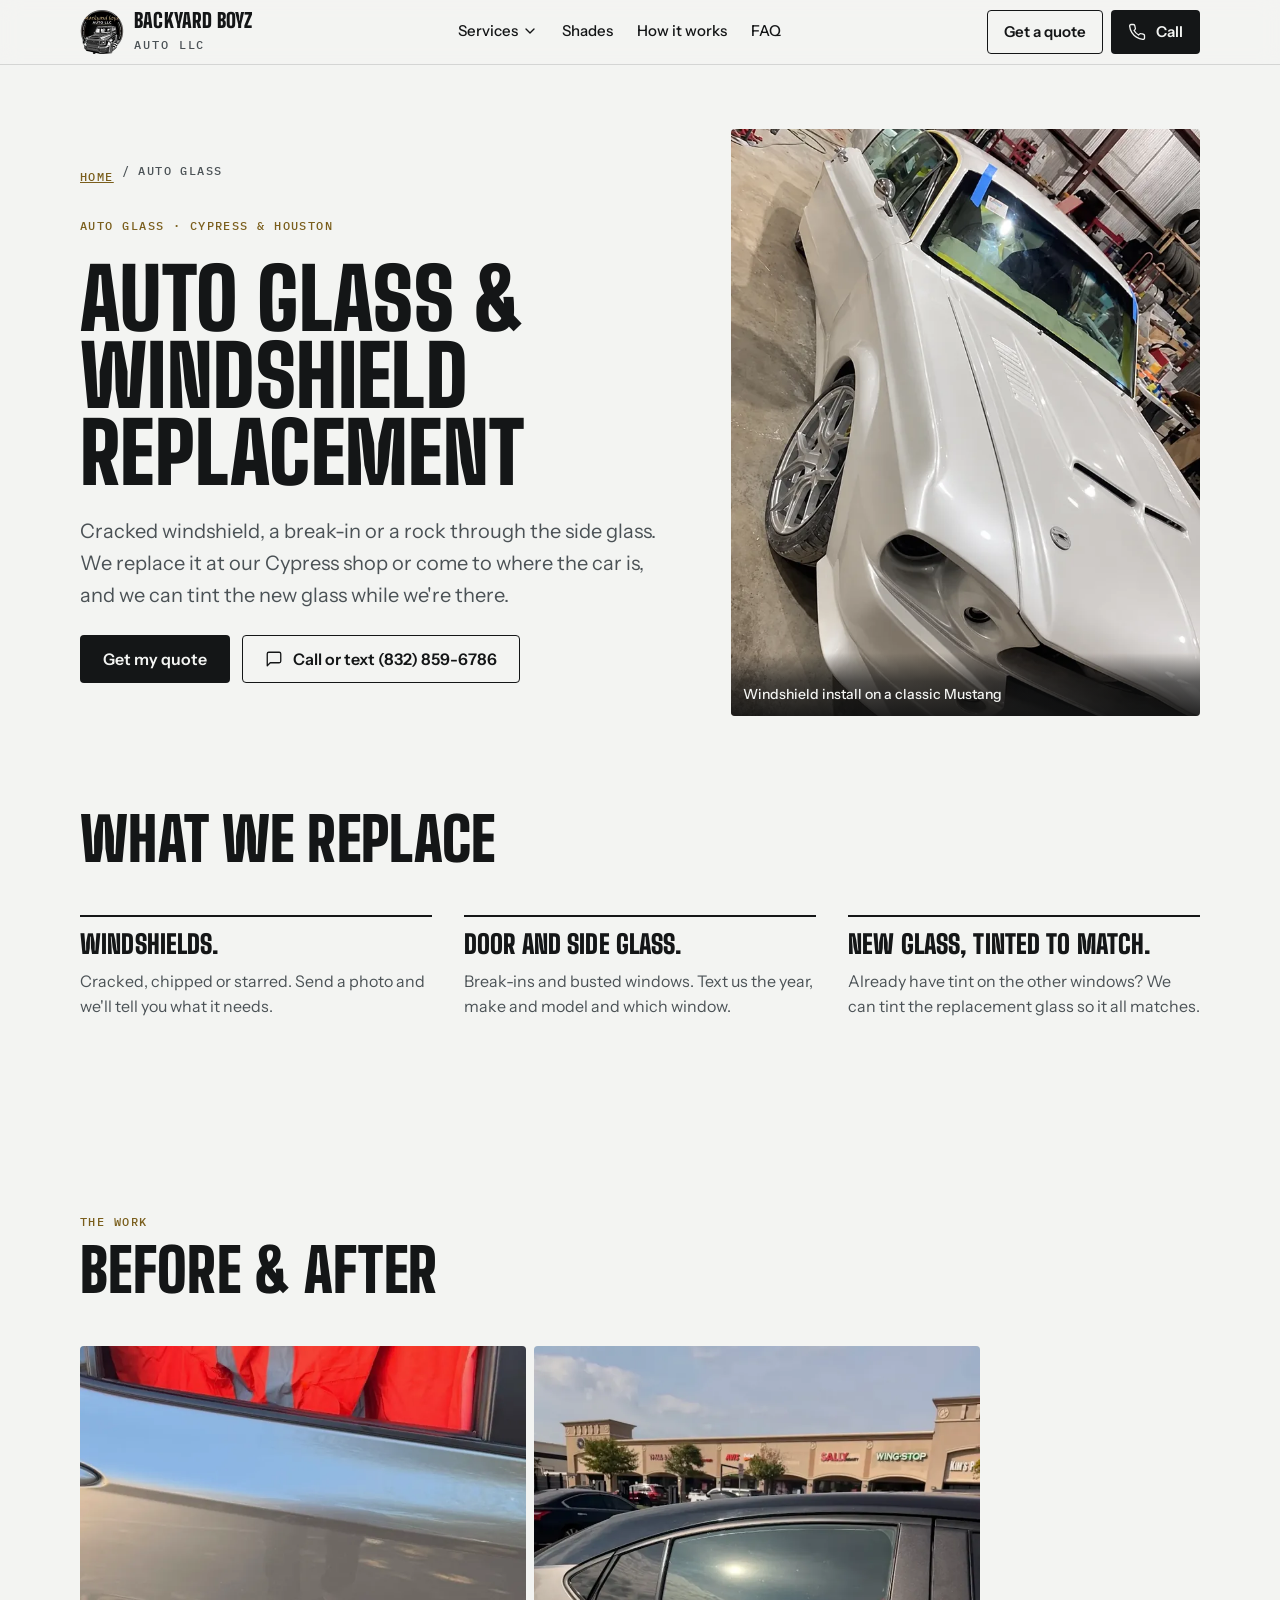
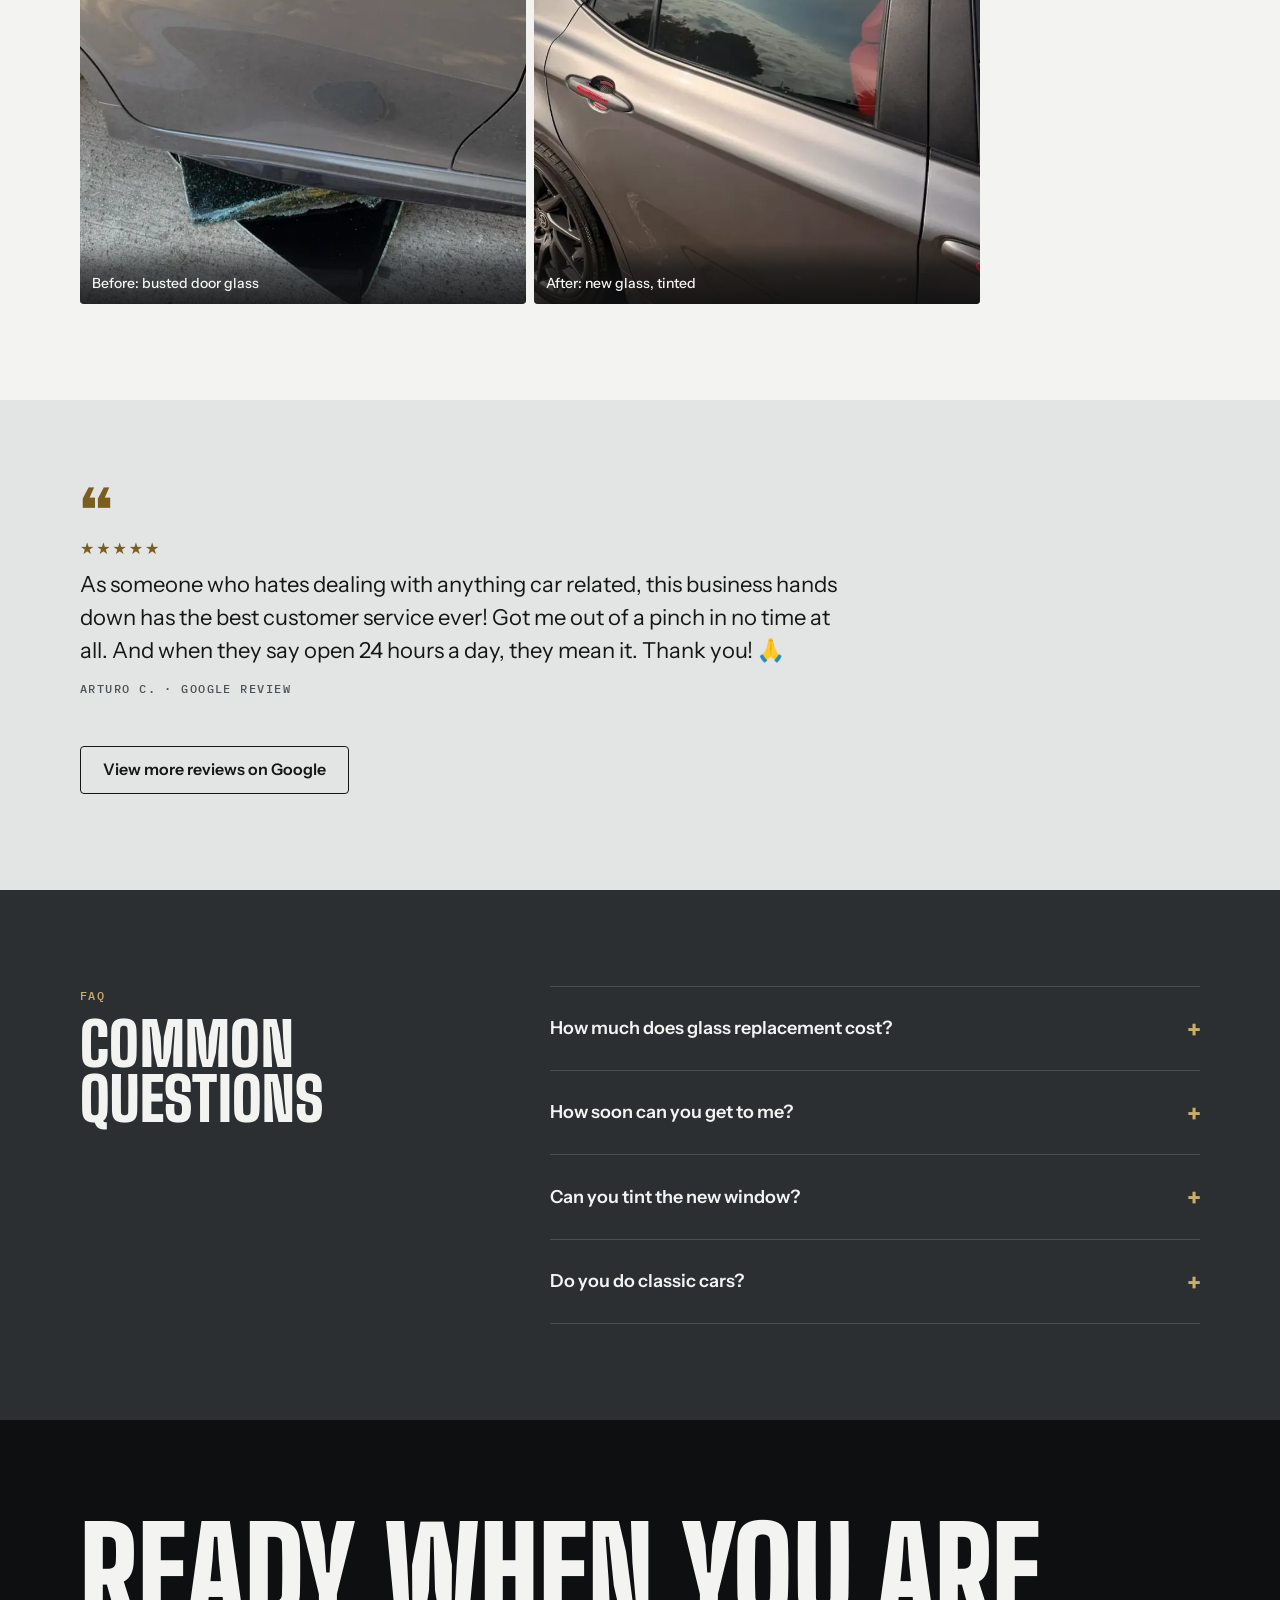
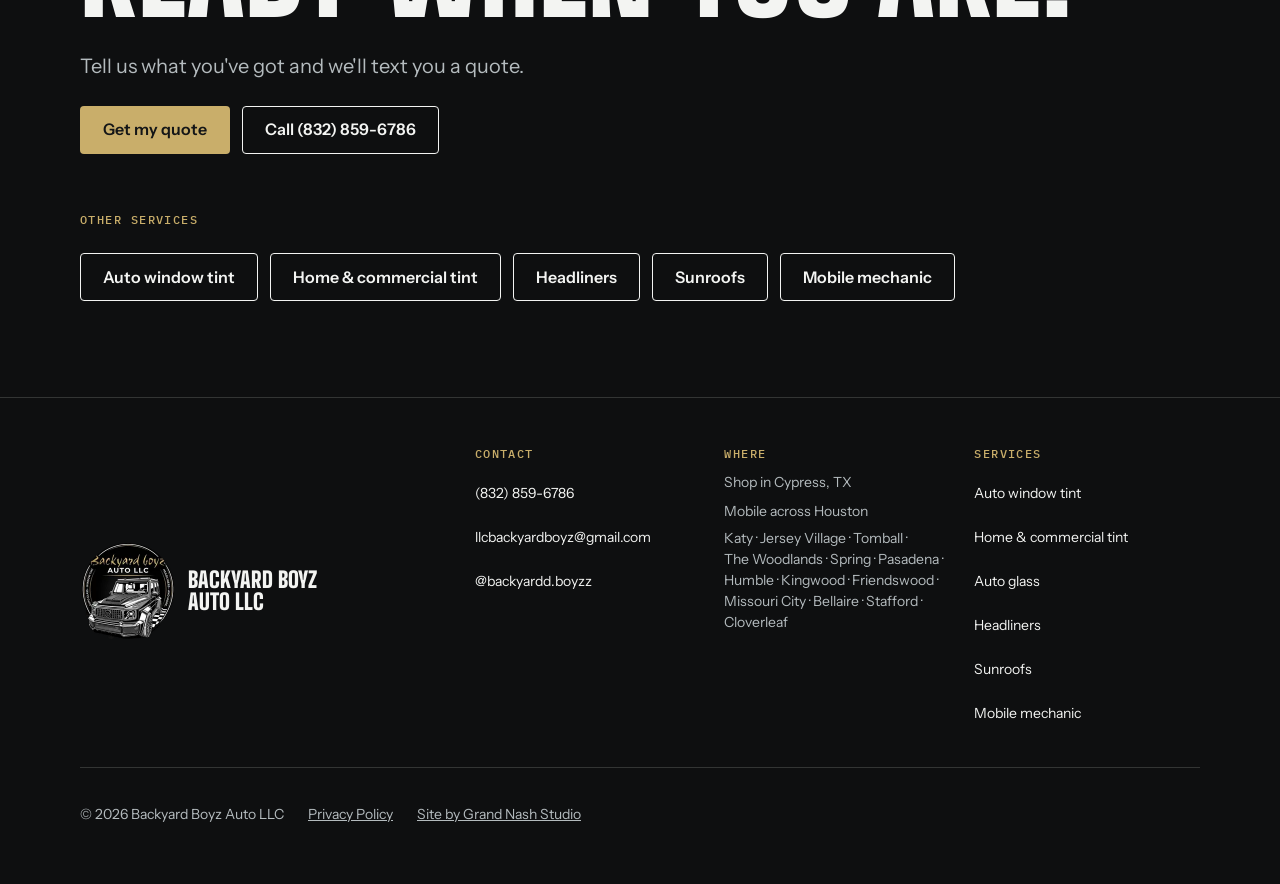
<file: auto-glass.html>
<!DOCTYPE html>
<html lang="en">
<head>
<meta charset="UTF-8">
<meta name="viewport" content="width=device-width, initial-scale=1.0">
<meta name="color-scheme" content="light">
<meta http-equiv="Content-Security-Policy" content="default-src 'self'; base-uri 'none'; object-src 'none'; img-src 'self' data: https://*.hcaptcha.com; style-src 'self' 'unsafe-inline' https://*.hcaptcha.com; font-src 'self'; script-src 'self' 'unsafe-inline' https://hcaptcha.com https://*.hcaptcha.com; connect-src 'self' https://api.web3forms.com https://hcaptcha.com https://*.hcaptcha.com; frame-src https://hcaptcha.com https://*.hcaptcha.com; form-action 'self' https://api.web3forms.com; upgrade-insecure-requests">
<meta name="referrer" content="strict-origin-when-cross-origin">
<title>Auto Glass Replacement in Cypress &amp; Houston | Backyard Boyz</title>
<meta name="description" content="Cracked windshield or busted side glass? Auto glass replacement in Cypress and Houston, at our shop or where your car is. Get your quote by text.">
<link rel="canonical" href="https://backyardboyzautollc.com/auto-glass.html">
<meta name="robots" content="index, follow, max-image-preview:large">
<meta name="theme-color" content="#F3F4F2">
<link rel="icon" type="image/webp" href="favicon.webp">
<link rel="icon" type="image/png" sizes="48x48" href="favicon.png">
<link rel="apple-touch-icon" href="logo.webp">
<meta property="og:type" content="website">
<meta property="og:title" content="Auto Glass Replacement in Cypress &amp; Houston | Backyard Boyz Auto LLC">
<meta property="og:description" content="Cracked windshield or busted side glass? Auto glass replacement in Cypress and Houston, at our shop or where your car is. Get your quote by text.">
<meta property="og:site_name" content="Backyard Boyz Auto LLC">
<meta property="og:url" content="https://backyardboyzautollc.com/auto-glass.html">
<meta property="og:image" content="https://backyardboyzautollc.com/og-image.jpg">
<meta property="og:image:width" content="1200">
<meta property="og:image:height" content="630">
<meta property="og:image:alt" content="Backyard Boyz Auto LLC, window tinting in Houston">
<meta name="twitter:card" content="summary_large_image">
<meta name="twitter:title" content="Auto Glass Replacement in Cypress &amp; Houston | Backyard Boyz Auto LLC">
<meta name="twitter:description" content="Cracked windshield or busted side glass? Auto glass replacement in Cypress and Houston, at our shop or where your car is. Get your quote by text.">
<meta name="twitter:image" content="https://backyardboyzautollc.com/og-image.jpg">
<link rel="preload" href="fonts/big-shoulders-display-latin.woff2" as="font" type="font/woff2" crossorigin>
<link rel="stylesheet" href="styles.css">
<script type="application/ld+json">
{
  "@context": "https://schema.org",
  "@graph": [
    {
      "@type": "Service",
      "@id": "https://backyardboyzautollc.com/auto-glass.html#service",
      "name": "Auto glass & windshield replacement",
      "serviceType": "Windshield and auto glass replacement",
      "url": "https://backyardboyzautollc.com/auto-glass.html",
      "provider": {
        "@id": "https://backyardboyzautollc.com/#business"
      },
      "areaServed": [
        {
          "@type": "City",
          "name": "Cypress, TX"
        },
        {
          "@type": "City",
          "name": "Houston, TX"
        },
        {
          "@type": "City",
          "name": "Katy, TX"
        },
        {
          "@type": "City",
          "name": "Jersey Village, TX"
        },
        {
          "@type": "City",
          "name": "Tomball, TX"
        },
        {
          "@type": "City",
          "name": "The Woodlands, TX"
        },
        {
          "@type": "City",
          "name": "Spring, TX"
        },
        {
          "@type": "City",
          "name": "Pasadena, TX"
        },
        {
          "@type": "City",
          "name": "Humble, TX"
        },
        {
          "@type": "City",
          "name": "Kingwood, TX"
        },
        {
          "@type": "City",
          "name": "Friendswood, TX"
        },
        {
          "@type": "City",
          "name": "Missouri City, TX"
        },
        {
          "@type": "City",
          "name": "Bellaire, TX"
        },
        {
          "@type": "City",
          "name": "Stafford, TX"
        },
        {
          "@type": "City",
          "name": "Cloverleaf, TX"
        }
      ]
    },
    {
      "@type": "BreadcrumbList",
      "itemListElement": [
        {
          "@type": "ListItem",
          "position": 1,
          "name": "Home",
          "item": "https://backyardboyzautollc.com/"
        },
        {
          "@type": "ListItem",
          "position": 2,
          "name": "Auto glass",
          "item": "https://backyardboyzautollc.com/auto-glass.html"
        }
      ]
    }
  ]
}
</script>
</head>
<body>
<a class="sr-only skip" href="/?service=glass#quote">Skip to the quote form</a>

<header class="nav">
  <div class="wrap">
    <a class="brand" href="/" aria-label="Backyard Boyz Auto LLC, home">
      <img src="logo-88.webp" srcset="logo-88.webp 1x, logo-192.webp 2x" alt="" width="44" height="44">
      <span><b>Backyard Boyz</b><small>AUTO LLC</small></span>
    </a>
    <nav aria-label="Main">
      <ul class="nav-links">
        <li class="nav-menu">
          <details class="svc-menu">
            <summary>Services<svg viewBox="0 0 24 24" fill="none" stroke="currentColor" stroke-width="2" stroke-linecap="round" stroke-linejoin="round" aria-hidden="true"><path d="m6 9 6 6 6-6"/></svg></summary>
            <ul class="svc-menu-list">
              <li><a href="/#services">All services</a></li>
              <li><a href="/auto-window-tint.html">Auto tint</a></li>
              <li><a href="/home-window-tint.html">Home &amp; commercial tint</a></li>
              <li><a href="/auto-glass.html" aria-current="page">Auto glass</a></li>
              <li><a href="/headliner-repair.html">Headliners</a></li>
              <li><a href="/sunroof-replacement.html">Sunroofs</a></li>
              <li><a href="/mobile-mechanic.html">Mobile mechanic</a></li>
            </ul>
          </details>
        </li>
        <li><a href="/#shades">Shades</a></li>
        <li><a href="/#how">How it works</a></li>
        <li><a href="/#faq">FAQ</a></li>
      </ul>
    </nav>
    <div class="nav-cta">
      <a class="btn btn--line" href="/?service=glass#quote">Get a quote</a>
      <a class="btn btn--ink" href="tel:+18328596786"><svg viewBox="0 0 24 24" fill="none" stroke="currentColor" stroke-width="1.75" stroke-linecap="round" stroke-linejoin="round" aria-hidden="true"><path d="M22 16.9v3a2 2 0 0 1-2.2 2 19.8 19.8 0 0 1-8.6-3 19.5 19.5 0 0 1-6-6 19.8 19.8 0 0 1-3-8.7A2 2 0 0 1 4.1 2h3a2 2 0 0 1 2 1.7c.1 1 .4 2 .7 3a2 2 0 0 1-.5 2.1L8.1 10a16 16 0 0 0 6 6l1.2-1.2a2 2 0 0 1 2.1-.5c1 .3 2 .6 3 .7a2 2 0 0 1 1.7 2z"/></svg>Call</a>
    </div>
  </div>
</header>

<main id="top">

<section class="band band--clear page-hero" aria-labelledby="pageTitle">
  <div class="wrap">
    <div class="hero-copy">
      <nav class="crumbs mono" aria-label="Breadcrumb"><a href="/">Home</a><span aria-hidden="true">/</span><span aria-current="page">Auto glass</span></nav>
      <span class="mono eyebrow">Auto glass · Cypress & Houston</span>
      <h1 id="pageTitle">Auto glass &amp; windshield replacement</h1>
      <p class="lede">Cracked windshield, a break-in or a rock through the side glass. We replace it at our Cypress shop or come to where the car is, and we can tint the new glass while we're there.</p>
      <div class="cta-row">
        <a class="btn btn--ink" href="/?service=glass#quote">Get my quote</a>
        <a class="btn btn--line" href="tel:+18328596786"><svg viewBox="0 0 24 24" fill="none" stroke="currentColor" stroke-width="1.75" stroke-linecap="round" stroke-linejoin="round" aria-hidden="true"><path d="M21 15a2 2 0 0 1-2 2H7l-4 4V5a2 2 0 0 1 2-2h14a2 2 0 0 1 2 2z"/></svg>Call or text (832) 859-6786</a>
      </div>
    </div>
    <figure class="shot page-shot">
        <img src="work/mustang-windshield-install.webp" srcset="work/mustang-windshield-install-400.webp 400w, work/mustang-windshield-install.webp 701w" sizes="(min-width: 1160px) 470px, (min-width: 900px) calc((100vw - 104px) / 2.25), calc(100vw - 40px)" alt="White classic Mustang in the shop with its new windshield taped in place" width="701" height="1200" loading="lazy">
        <figcaption>Windshield install on a classic Mustang</figcaption>
      </figure>
  </div>
</section>

<section class="band band--clear" aria-labelledby="pointsTitle" style="padding-top:0">
  <div class="wrap">
    <div class="sec-head">
      <h2 id="pointsTitle">What we replace</h2>
    </div>
    <div class="benefits">
      <div class="benefit">
        <h3>Windshields.</h3>
        <p>Cracked, chipped or starred. Send a photo and we'll tell you what it needs.</p>
      </div>
      <div class="benefit">
        <h3>Door and side glass.</h3>
        <p>Break-ins and busted windows. Text us the year, make and model and which window.</p>
      </div>
      <div class="benefit">
        <h3>New glass, tinted to match.</h3>
        <p>Already have tint on the other windows? We can tint the replacement glass so it all matches.</p>
      </div>
    </div>
  </div>
</section>

<section class="band band--clear" aria-labelledby="photosTitle">
  <div class="wrap">
    <div class="sec-head">
      <span class="mono eyebrow">The work</span>
      <h2 id="photosTitle">Before &amp; after</h2>
    </div>
    <div class="pair">
      <figure class="shot">
        <img src="work/broken-door-glass.webp" srcset="work/broken-door-glass-400.webp 400w, work/broken-door-glass.webp 774w" sizes="(min-width: 940px) 446px, calc((100vw - 48px) / 2)" alt="Before: gray Toyota with the rear door glass shattered" width="774" height="1200" loading="lazy" style="object-position:50% 86%">
        <figcaption>Before: busted door glass</figcaption>
      </figure>
      <figure class="shot">
        <img src="work/toyota-rear-window-tint.webp" srcset="work/toyota-rear-window-tint-400.webp 400w, work/toyota-rear-window-tint-800.webp 800w, work/toyota-rear-window-tint.webp 905w" sizes="(min-width: 940px) 446px, calc((100vw - 48px) / 2)" alt="After: the same Toyota with new glass, tinted dark" width="905" height="1200" loading="lazy" style="object-position:55% 50%">
        <figcaption>After: new glass, tinted</figcaption>
      </figure>
    </div>
  </div>
</section>

<section class="band band--haze" aria-labelledby="revTitle">
  <div class="wrap">
    <figure class="quote-card quote-solo">
      <span class="stars" aria-label="5 out of 5 stars">★★★★★</span>
      <blockquote><p>As someone who hates dealing with anything car related, this business hands down has the best customer service ever! Got me out of a pinch in no time at all. And when they say open 24 hours a day, they mean it. Thank you! 🙏</p></blockquote>
      <figcaption class="mono">Arturo C. · Google review</figcaption>
    </figure>
    <a class="btn btn--line reviews-more" href="https://www.google.com/search?q=backyard+boyz+auto+llc+reviews" target="_blank" rel="noopener">View more reviews on Google</a>
  </div>
</section>

<section class="band band--smoke" aria-labelledby="faqTitle">
  <div class="wrap faq-wrap">
    <div class="sec-head">
      <span class="mono eyebrow">FAQ</span>
      <h2 id="faqTitle">Common questions</h2>
    </div>
    <div class="faq">
      <details>
        <summary>How much does glass replacement cost?</summary>
        <div class="a"><p>It depends on the vehicle and which glass. Text us the year, make and model and a photo of the damage and we'll text you a price.</p></div>
      </details>
      <details>
        <summary>How soon can you get to me?</summary>
        <div class="a"><p>Call or text and we'll tell you how soon we can get there. We're mobile around Houston and have a shop in Cypress.</p></div>
      </details>
      <details>
        <summary>Can you tint the new window?</summary>
        <div class="a"><p>Yes. Tell us when you request your quote and we'll match it to your other windows.</p></div>
      </details>
      <details>
        <summary>Do you do classic cars?</summary>
        <div class="a"><p>Yes. The Mustang on this page was done in our shop.</p></div>
      </details>
    </div>
  </div>
</section>

<section class="band band--limo closing" aria-labelledby="closeTitle">
  <div class="wrap">
    <h2 id="closeTitle">Ready when you are.</h2>
    <p>Tell us what you've got and we'll text you a quote.</p>
    <div class="cta-row">
      <a class="btn btn--gold" href="/?service=glass#quote">Get my quote</a>
      <a class="btn btn--line" href="tel:+18328596786">Call (832) 859-6786</a>
    </div>
    <span class="mono eyebrow" style="margin-top:var(--s-6)">Other services</span>
    <div class="cta-row">
      <a class="btn btn--line" href="auto-window-tint.html">Auto window tint</a>
      <a class="btn btn--line" href="home-window-tint.html">Home &amp; commercial tint</a>
      <a class="btn btn--line" href="headliner-repair.html">Headliners</a>
      <a class="btn btn--line" href="sunroof-replacement.html">Sunroofs</a>
      <a class="btn btn--line" href="mobile-mechanic.html">Mobile mechanic</a>
    </div>
  </div>
</section>

</main>

<footer>
  <div class="wrap">
    <div class="f-brand">
      <img src="logo-192.webp" alt="Backyard Boyz Auto LLC logo" width="96" height="96" loading="lazy">
      <b>Backyard Boyz<br>Auto LLC</b>
    </div>
    <div class="f-cols">
      <div>
        <h3>CONTACT</h3>
        <ul>
          <li><a href="tel:+18328596786">(832) 859-6786</a></li>
          <li><a href="mailto:llcbackyardboyz@gmail.com">llcbackyardboyz@gmail.com</a></li>
          <li><a href="https://instagram.com/backyardd.boyzz" target="_blank" rel="noopener">@backyardd.boyzz</a></li>
        </ul>
      </div>
      <div>
        <h3>WHERE</h3>
        <ul>
          <li>Shop in Cypress, TX</li>
          <li>Mobile across Houston</li>
          <li class="f-area">Katy · Jersey&nbsp;Village · Tomball · The&nbsp;Woodlands · Spring · Pasadena · Humble · Kingwood · Friendswood · Missouri&nbsp;City · Bellaire · Stafford · Cloverleaf</li>
        </ul>
      </div>
      <div>
        <h3>SERVICES</h3>
        <ul>
          <li><a href="auto-window-tint.html">Auto window tint</a></li>
          <li><a href="home-window-tint.html">Home &amp; commercial tint</a></li>
          <li><a href="auto-glass.html">Auto glass</a></li>
          <li><a href="headliner-repair.html">Headliners</a></li>
          <li><a href="sunroof-replacement.html">Sunroofs</a></li>
          <li><a href="mobile-mechanic.html">Mobile mechanic</a></li>
        </ul>
      </div>
    </div>
    <div class="f-legal">
      <span>© <span id="yr">2026</span> Backyard Boyz Auto LLC</span>
      <a href="privacy.html">Privacy Policy</a>
      <a href="https://grandnashstudio.com">Site by Grand Nash Studio</a>
    </div>
  </div>
</footer>

<div class="mobar">
  <a class="btn btn--line" href="tel:+18328596786">Call now</a>
  <a class="btn btn--gold" href="/?service=glass#quote">Get a quote</a>
</div>

<script>document.getElementById('yr').textContent = new Date().getFullYear();</script>
<script src="nav.js" defer></script>
</body>
</html>
</file>
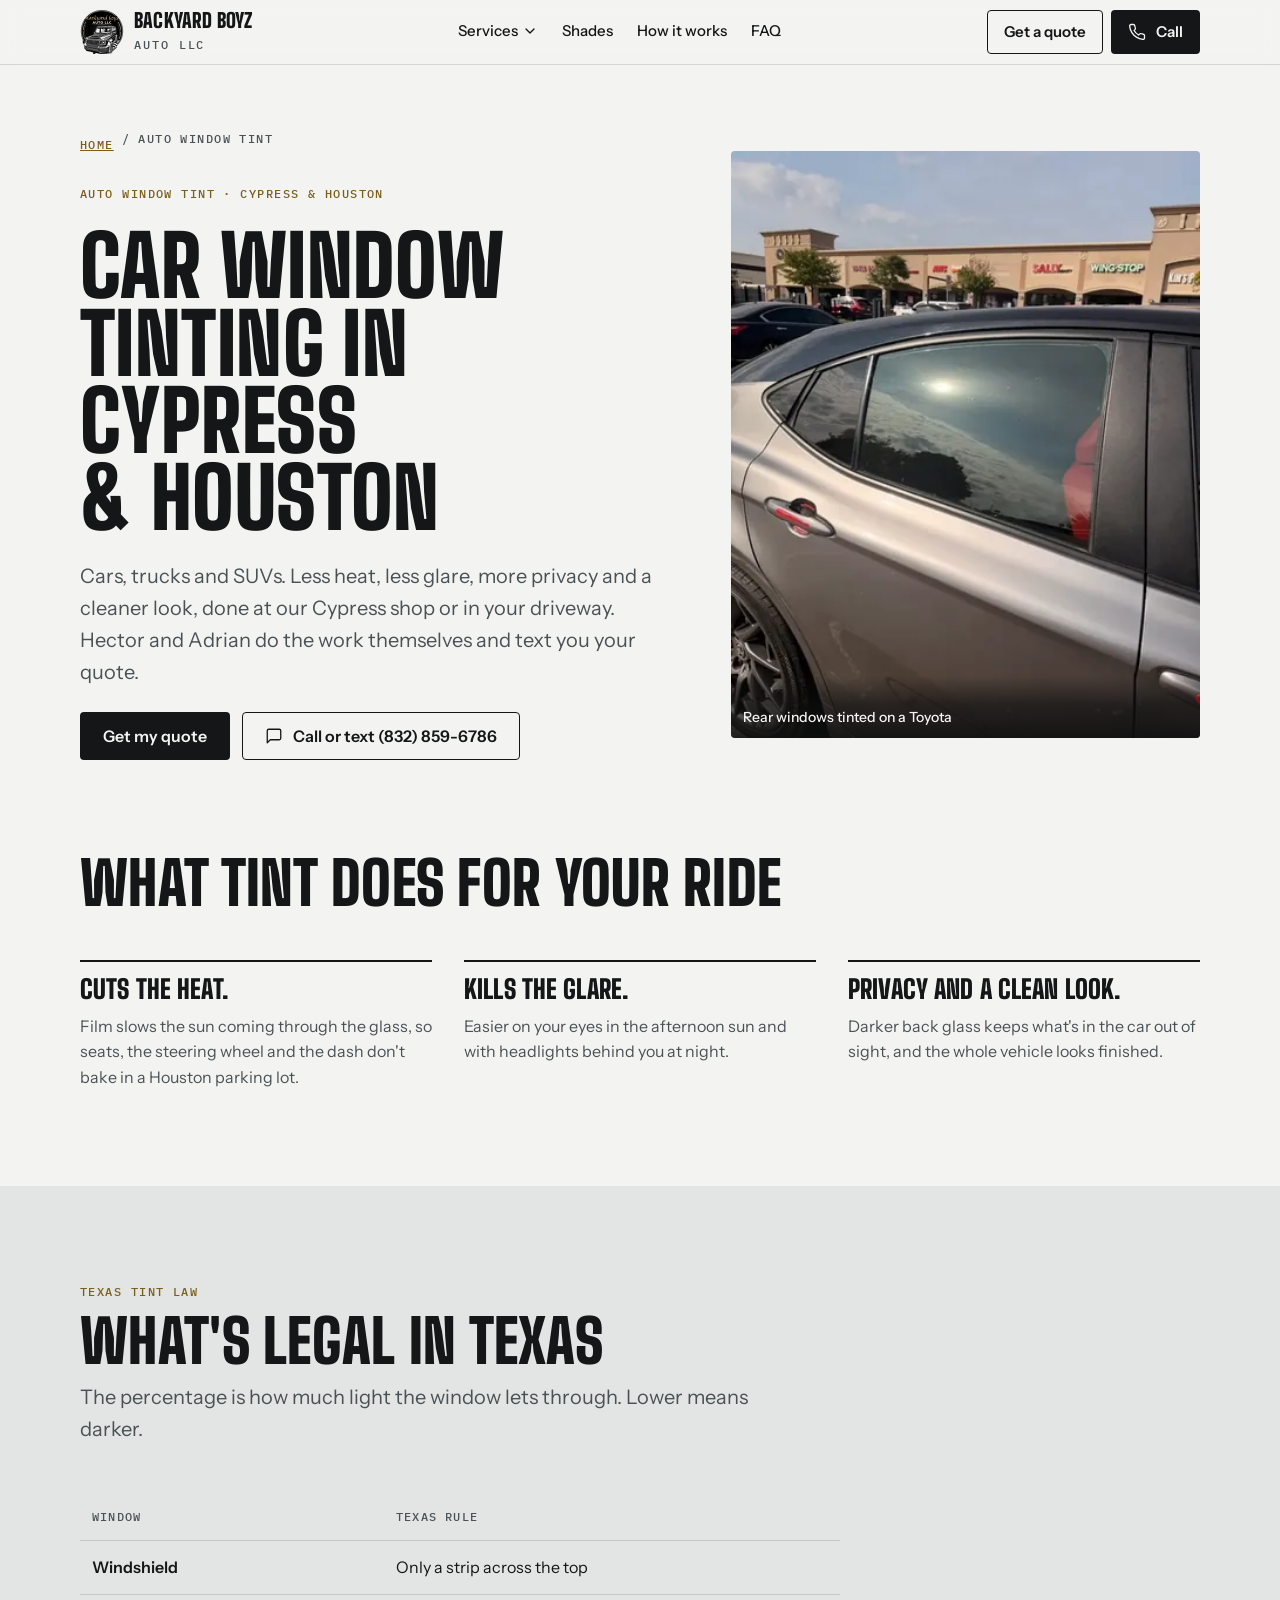
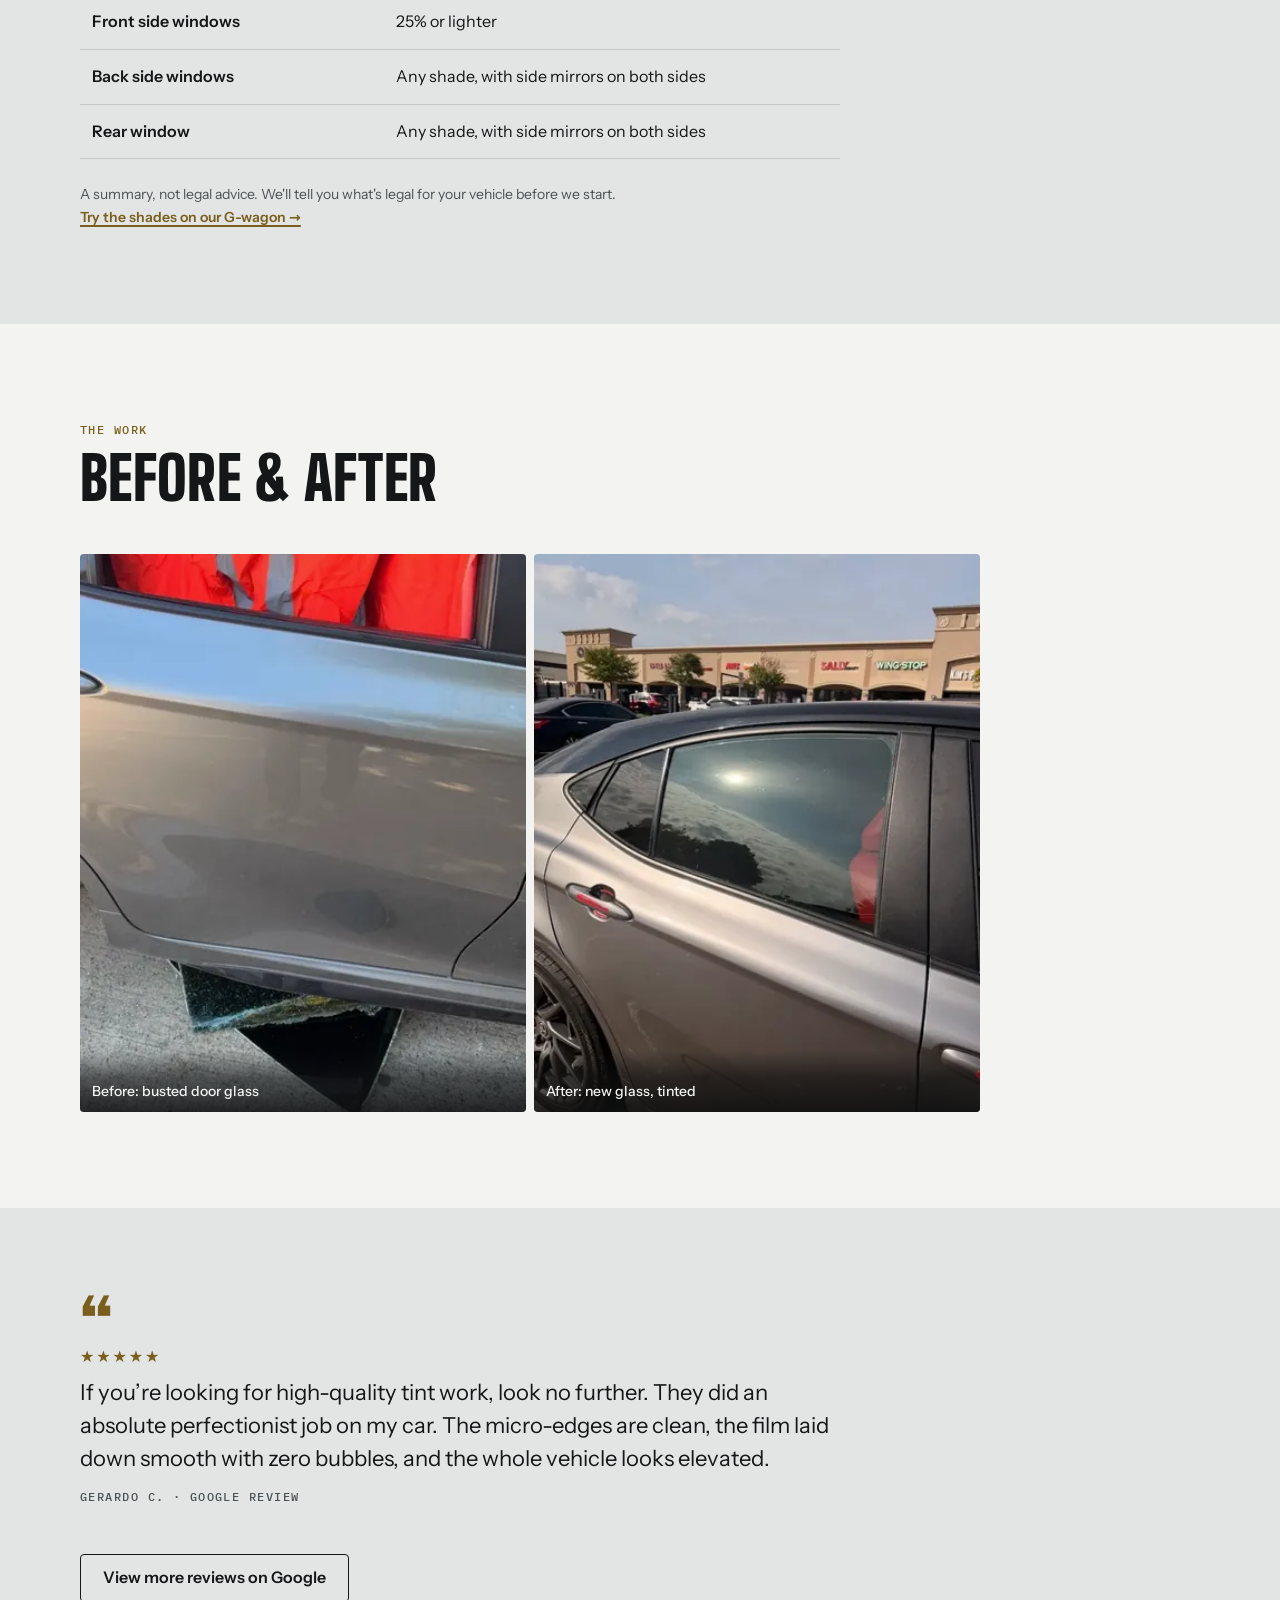
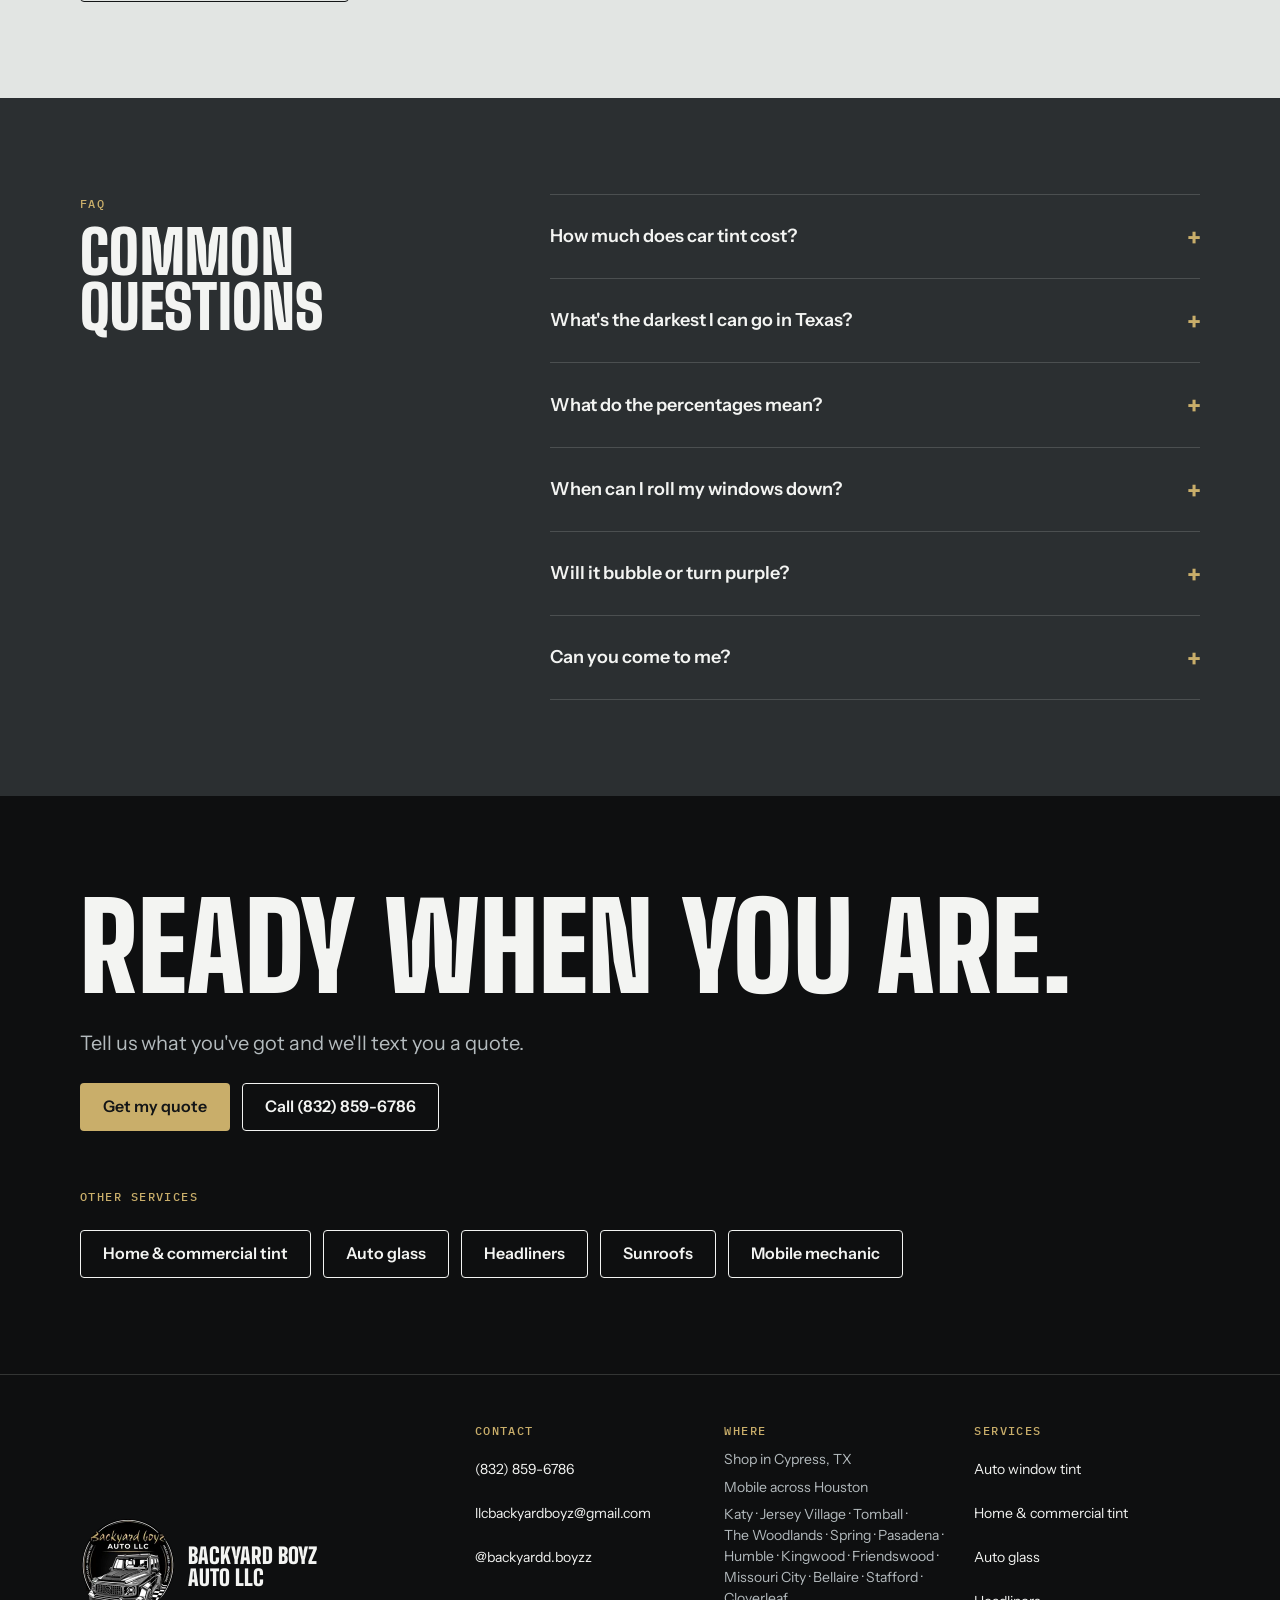
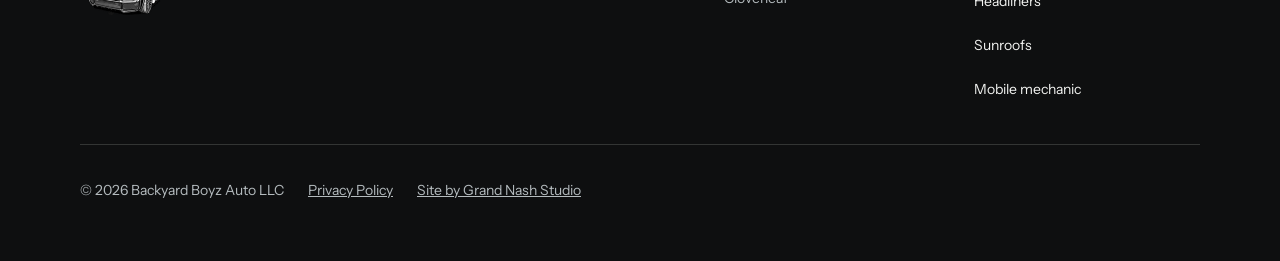
<file: auto-window-tint.html>
<!DOCTYPE html>
<html lang="en">
<head>
<meta charset="UTF-8">
<meta name="viewport" content="width=device-width, initial-scale=1.0">
<meta name="color-scheme" content="light">
<meta http-equiv="Content-Security-Policy" content="default-src 'self'; base-uri 'none'; object-src 'none'; img-src 'self' data: https://*.hcaptcha.com; style-src 'self' 'unsafe-inline' https://*.hcaptcha.com; font-src 'self'; script-src 'self' 'unsafe-inline' https://hcaptcha.com https://*.hcaptcha.com; connect-src 'self' https://api.web3forms.com https://hcaptcha.com https://*.hcaptcha.com; frame-src https://hcaptcha.com https://*.hcaptcha.com; form-action 'self' https://api.web3forms.com; upgrade-insecure-requests">
<meta name="referrer" content="strict-origin-when-cross-origin">
<title>Car Window Tinting in Cypress &amp; Houston, TX | Backyard Boyz</title>
<meta name="description" content="Car, truck and SUV window tinting in Cypress and Houston. Texas-legal shades, shop or mobile, from Hector and Adrian. Get your quote by text.">
<link rel="canonical" href="https://backyardboyzautollc.com/auto-window-tint.html">
<meta name="robots" content="index, follow, max-image-preview:large">
<meta name="theme-color" content="#F3F4F2">
<link rel="icon" type="image/webp" href="favicon.webp">
<link rel="icon" type="image/png" sizes="48x48" href="favicon.png">
<link rel="apple-touch-icon" href="logo.webp">
<meta property="og:type" content="website">
<meta property="og:title" content="Car Window Tinting in Cypress &amp; Houston, TX | Backyard Boyz Auto LLC">
<meta property="og:description" content="Car, truck and SUV window tinting in Cypress and Houston. Texas-legal shades, shop or mobile, from Hector and Adrian. Get your quote by text.">
<meta property="og:site_name" content="Backyard Boyz Auto LLC">
<meta property="og:url" content="https://backyardboyzautollc.com/auto-window-tint.html">
<meta property="og:image" content="https://backyardboyzautollc.com/og-image.jpg">
<meta property="og:image:width" content="1200">
<meta property="og:image:height" content="630">
<meta property="og:image:alt" content="Backyard Boyz Auto LLC, window tinting in Houston">
<meta name="twitter:card" content="summary_large_image">
<meta name="twitter:title" content="Car Window Tinting in Cypress &amp; Houston, TX | Backyard Boyz Auto LLC">
<meta name="twitter:description" content="Car, truck and SUV window tinting in Cypress and Houston. Texas-legal shades, shop or mobile, from Hector and Adrian. Get your quote by text.">
<meta name="twitter:image" content="https://backyardboyzautollc.com/og-image.jpg">
<link rel="preload" href="fonts/big-shoulders-display-latin.woff2" as="font" type="font/woff2" crossorigin>
<link rel="stylesheet" href="styles.css">
<script type="application/ld+json">
{
  "@context": "https://schema.org",
  "@graph": [
    {
      "@type": "Service",
      "@id": "https://backyardboyzautollc.com/auto-window-tint.html#service",
      "name": "Car window tinting in Cypress & Houston",
      "serviceType": "Automotive window tinting",
      "url": "https://backyardboyzautollc.com/auto-window-tint.html",
      "provider": {
        "@id": "https://backyardboyzautollc.com/#business"
      },
      "areaServed": [
        {
          "@type": "City",
          "name": "Cypress, TX"
        },
        {
          "@type": "City",
          "name": "Houston, TX"
        },
        {
          "@type": "City",
          "name": "Katy, TX"
        },
        {
          "@type": "City",
          "name": "Jersey Village, TX"
        },
        {
          "@type": "City",
          "name": "Tomball, TX"
        },
        {
          "@type": "City",
          "name": "The Woodlands, TX"
        },
        {
          "@type": "City",
          "name": "Spring, TX"
        },
        {
          "@type": "City",
          "name": "Pasadena, TX"
        },
        {
          "@type": "City",
          "name": "Humble, TX"
        },
        {
          "@type": "City",
          "name": "Kingwood, TX"
        },
        {
          "@type": "City",
          "name": "Friendswood, TX"
        },
        {
          "@type": "City",
          "name": "Missouri City, TX"
        },
        {
          "@type": "City",
          "name": "Bellaire, TX"
        },
        {
          "@type": "City",
          "name": "Stafford, TX"
        },
        {
          "@type": "City",
          "name": "Cloverleaf, TX"
        }
      ]
    },
    {
      "@type": "BreadcrumbList",
      "itemListElement": [
        {
          "@type": "ListItem",
          "position": 1,
          "name": "Home",
          "item": "https://backyardboyzautollc.com/"
        },
        {
          "@type": "ListItem",
          "position": 2,
          "name": "Auto window tint",
          "item": "https://backyardboyzautollc.com/auto-window-tint.html"
        }
      ]
    }
  ]
}
</script>
</head>
<body>
<a class="sr-only skip" href="/?service=tint#quote">Skip to the quote form</a>

<header class="nav">
  <div class="wrap">
    <a class="brand" href="/" aria-label="Backyard Boyz Auto LLC, home">
      <img src="logo-88.webp" srcset="logo-88.webp 1x, logo-192.webp 2x" alt="" width="44" height="44">
      <span><b>Backyard Boyz</b><small>AUTO LLC</small></span>
    </a>
    <nav aria-label="Main">
      <ul class="nav-links">
        <li class="nav-menu">
          <details class="svc-menu">
            <summary>Services<svg viewBox="0 0 24 24" fill="none" stroke="currentColor" stroke-width="2" stroke-linecap="round" stroke-linejoin="round" aria-hidden="true"><path d="m6 9 6 6 6-6"/></svg></summary>
            <ul class="svc-menu-list">
              <li><a href="/#services">All services</a></li>
              <li><a href="/auto-window-tint.html" aria-current="page">Auto tint</a></li>
              <li><a href="/home-window-tint.html">Home &amp; commercial tint</a></li>
              <li><a href="/auto-glass.html">Auto glass</a></li>
              <li><a href="/headliner-repair.html">Headliners</a></li>
              <li><a href="/sunroof-replacement.html">Sunroofs</a></li>
              <li><a href="/mobile-mechanic.html">Mobile mechanic</a></li>
            </ul>
          </details>
        </li>
        <li><a href="/#shades">Shades</a></li>
        <li><a href="/#how">How it works</a></li>
        <li><a href="/#faq">FAQ</a></li>
      </ul>
    </nav>
    <div class="nav-cta">
      <a class="btn btn--line" href="/?service=tint#quote">Get a quote</a>
      <a class="btn btn--ink" href="tel:+18328596786"><svg viewBox="0 0 24 24" fill="none" stroke="currentColor" stroke-width="1.75" stroke-linecap="round" stroke-linejoin="round" aria-hidden="true"><path d="M22 16.9v3a2 2 0 0 1-2.2 2 19.8 19.8 0 0 1-8.6-3 19.5 19.5 0 0 1-6-6 19.8 19.8 0 0 1-3-8.7A2 2 0 0 1 4.1 2h3a2 2 0 0 1 2 1.7c.1 1 .4 2 .7 3a2 2 0 0 1-.5 2.1L8.1 10a16 16 0 0 0 6 6l1.2-1.2a2 2 0 0 1 2.1-.5c1 .3 2 .6 3 .7a2 2 0 0 1 1.7 2z"/></svg>Call</a>
    </div>
  </div>
</header>

<main id="top">

<section class="band band--clear page-hero" aria-labelledby="pageTitle">
  <div class="wrap">
    <div class="hero-copy">
      <nav class="crumbs mono" aria-label="Breadcrumb"><a href="/">Home</a><span aria-hidden="true">/</span><span aria-current="page">Auto window tint</span></nav>
      <span class="mono eyebrow">Auto window tint · Cypress & Houston</span>
      <h1 id="pageTitle">Car window tinting in Cypress &amp; Houston</h1>
      <p class="lede">Cars, trucks and SUVs. Less heat, less glare, more privacy and a cleaner look, done at our Cypress shop or in your driveway. Hector and Adrian do the work themselves and text you your quote.</p>
      <div class="cta-row">
        <a class="btn btn--ink" href="/?service=tint#quote">Get my quote</a>
        <a class="btn btn--line" href="tel:+18328596786"><svg viewBox="0 0 24 24" fill="none" stroke="currentColor" stroke-width="1.75" stroke-linecap="round" stroke-linejoin="round" aria-hidden="true"><path d="M21 15a2 2 0 0 1-2 2H7l-4 4V5a2 2 0 0 1 2-2h14a2 2 0 0 1 2 2z"/></svg>Call or text (832) 859-6786</a>
      </div>
    </div>
    <figure class="shot page-shot">
        <img src="work/toyota-rear-window-tint.webp" srcset="work/toyota-rear-window-tint-400.webp 400w, work/toyota-rear-window-tint-800.webp 800w, work/toyota-rear-window-tint.webp 905w" sizes="(min-width: 1160px) 470px, (min-width: 900px) calc((100vw - 104px) / 2.25), calc(100vw - 40px)" alt="Gray Toyota with dark tint on the rear side windows" width="905" height="1200" loading="lazy">
        <figcaption>Rear windows tinted on a Toyota</figcaption>
      </figure>
  </div>
</section>

<section class="band band--clear" aria-labelledby="pointsTitle" style="padding-top:0">
  <div class="wrap">
    <div class="sec-head">
      <h2 id="pointsTitle">What tint does for your ride</h2>
    </div>
    <div class="benefits">
      <div class="benefit">
        <h3>Cuts the heat.</h3>
        <p>Film slows the sun coming through the glass, so seats, the steering wheel and the dash don't bake in a Houston parking lot.</p>
      </div>
      <div class="benefit">
        <h3>Kills the glare.</h3>
        <p>Easier on your eyes in the afternoon sun and with headlights behind you at night.</p>
      </div>
      <div class="benefit">
        <h3>Privacy and a clean look.</h3>
        <p>Darker back glass keeps what's in the car out of sight, and the whole vehicle looks finished.</p>
      </div>
    </div>
  </div>
</section>

<section class="band band--haze" aria-labelledby="lawTitle">
  <div class="wrap">
    <div class="sec-head">
      <span class="mono eyebrow">Texas tint law</span>
      <h2 id="lawTitle">What's legal in Texas</h2>
      <p>The percentage is how much light the window lets through. Lower means darker.</p>
    </div>
    <div class="table-scroll">
      <table class="law">
        <thead><tr><th scope="col">Window</th><th scope="col">Texas rule</th></tr></thead>
        <tbody>
          <tr><th scope="row">Windshield</th><td>Only a strip across the top</td></tr>
          <tr><th scope="row">Front side windows</th><td>25% or lighter</td></tr>
          <tr><th scope="row">Back side windows</th><td>Any shade, with side mirrors on both sides</td></tr>
          <tr><th scope="row">Rear window</th><td>Any shade, with side mirrors on both sides</td></tr>
        </tbody>
      </table>
    </div>
    <p class="note">A summary, not legal advice. We'll tell you what's legal for your vehicle before we start. <a class="link" href="/#shades">Try the shades on our G-wagon →</a></p>
  </div>
</section>

<section class="band band--clear" aria-labelledby="photosTitle">
  <div class="wrap">
    <div class="sec-head">
      <span class="mono eyebrow">The work</span>
      <h2 id="photosTitle">Before &amp; after</h2>
    </div>
    <div class="pair">
      <figure class="shot">
        <img src="work/broken-door-glass.webp" srcset="work/broken-door-glass-400.webp 400w, work/broken-door-glass.webp 774w" sizes="(min-width: 940px) 446px, calc((100vw - 48px) / 2)" alt="Before: gray Toyota with the rear door glass shattered" width="774" height="1200" loading="lazy" style="object-position:50% 86%">
        <figcaption>Before: busted door glass</figcaption>
      </figure>
      <figure class="shot">
        <img src="work/toyota-rear-window-tint.webp" srcset="work/toyota-rear-window-tint-400.webp 400w, work/toyota-rear-window-tint-800.webp 800w, work/toyota-rear-window-tint.webp 905w" sizes="(min-width: 940px) 446px, calc((100vw - 48px) / 2)" alt="After: the same Toyota with new glass, tinted dark" width="905" height="1200" loading="lazy" style="object-position:55% 50%">
        <figcaption>After: new glass, tinted</figcaption>
      </figure>
    </div>
  </div>
</section>

<section class="band band--haze" aria-labelledby="revTitle">
  <div class="wrap">
    <figure class="quote-card quote-solo">
      <span class="stars" aria-label="5 out of 5 stars">★★★★★</span>
      <blockquote><p>If you’re looking for high-quality tint work, look no further. They did an absolute perfectionist job on my car. The micro-edges are clean, the film laid down smooth with zero bubbles, and the whole vehicle looks elevated.</p></blockquote>
      <figcaption class="mono">Gerardo C. · Google review</figcaption>
    </figure>
    <a class="btn btn--line reviews-more" href="https://www.google.com/search?q=backyard+boyz+auto+llc+reviews" target="_blank" rel="noopener">View more reviews on Google</a>
  </div>
</section>

<section class="band band--smoke" aria-labelledby="faqTitle">
  <div class="wrap faq-wrap">
    <div class="sec-head">
      <span class="mono eyebrow">FAQ</span>
      <h2 id="faqTitle">Common questions</h2>
    </div>
    <div class="faq">
      <details>
        <summary>How much does car tint cost?</summary>
        <div class="a"><p>It depends on the vehicle, how many windows and which film. A coupe and a crew-cab truck aren't the same job. Send the quote form or text us your year, make and model and we'll text you a real number.</p></div>
      </details>
      <details>
        <summary>What's the darkest I can go in Texas?</summary>
        <div class="a"><p>The front side windows have to let in at least 25% of light. The back side windows and rear glass can go darker if you have side mirrors on both sides. We'll tell you what's legal for your vehicle before we start. This is a summary, not legal advice.</p></div>
      </details>
      <details>
        <summary>What do the percentages mean?</summary>
        <div class="a"><p>The number is how much light gets through. 70% is barely there, 35% is the classic look, 20% is dark and 5% is limo. Try them on the G-wagon on our homepage.</p></div>
      </details>
      <details>
        <summary>When can I roll my windows down?</summary>
        <div class="a"><p>Give the film a few days to cure first. We'll tell you exactly how long for your film when we finish.</p></div>
      </details>
      <details>
        <summary>Will it bubble or turn purple?</summary>
        <div class="a"><p>Bubbling and purple fade usually come from cheap film or a rushed install. Ask us which films we carry and what they cover when we quote.</p></div>
      </details>
      <details>
        <summary>Can you come to me?</summary>
        <div class="a"><p>Yes. We're mobile across Houston, Katy, Jersey Village, Tomball, The Woodlands, Spring, Pasadena, Humble, Kingwood, Friendswood, Missouri City, Bellaire, Stafford and Cloverleaf, or you can bring it to our shop in Cypress.</p></div>
      </details>
    </div>
  </div>
</section>

<section class="band band--limo closing" aria-labelledby="closeTitle">
  <div class="wrap">
    <h2 id="closeTitle">Ready when you are.</h2>
    <p>Tell us what you've got and we'll text you a quote.</p>
    <div class="cta-row">
      <a class="btn btn--gold" href="/?service=tint#quote">Get my quote</a>
      <a class="btn btn--line" href="tel:+18328596786">Call (832) 859-6786</a>
    </div>
    <span class="mono eyebrow" style="margin-top:var(--s-6)">Other services</span>
    <div class="cta-row">
      <a class="btn btn--line" href="home-window-tint.html">Home &amp; commercial tint</a>
      <a class="btn btn--line" href="auto-glass.html">Auto glass</a>
      <a class="btn btn--line" href="headliner-repair.html">Headliners</a>
      <a class="btn btn--line" href="sunroof-replacement.html">Sunroofs</a>
      <a class="btn btn--line" href="mobile-mechanic.html">Mobile mechanic</a>
    </div>
  </div>
</section>

</main>

<footer>
  <div class="wrap">
    <div class="f-brand">
      <img src="logo-192.webp" alt="Backyard Boyz Auto LLC logo" width="96" height="96" loading="lazy">
      <b>Backyard Boyz<br>Auto LLC</b>
    </div>
    <div class="f-cols">
      <div>
        <h3>CONTACT</h3>
        <ul>
          <li><a href="tel:+18328596786">(832) 859-6786</a></li>
          <li><a href="mailto:llcbackyardboyz@gmail.com">llcbackyardboyz@gmail.com</a></li>
          <li><a href="https://instagram.com/backyardd.boyzz" target="_blank" rel="noopener">@backyardd.boyzz</a></li>
        </ul>
      </div>
      <div>
        <h3>WHERE</h3>
        <ul>
          <li>Shop in Cypress, TX</li>
          <li>Mobile across Houston</li>
          <li class="f-area">Katy · Jersey&nbsp;Village · Tomball · The&nbsp;Woodlands · Spring · Pasadena · Humble · Kingwood · Friendswood · Missouri&nbsp;City · Bellaire · Stafford · Cloverleaf</li>
        </ul>
      </div>
      <div>
        <h3>SERVICES</h3>
        <ul>
          <li><a href="auto-window-tint.html">Auto window tint</a></li>
          <li><a href="home-window-tint.html">Home &amp; commercial tint</a></li>
          <li><a href="auto-glass.html">Auto glass</a></li>
          <li><a href="headliner-repair.html">Headliners</a></li>
          <li><a href="sunroof-replacement.html">Sunroofs</a></li>
          <li><a href="mobile-mechanic.html">Mobile mechanic</a></li>
        </ul>
      </div>
    </div>
    <div class="f-legal">
      <span>© <span id="yr">2026</span> Backyard Boyz Auto LLC</span>
      <a href="privacy.html">Privacy Policy</a>
      <a href="https://grandnashstudio.com">Site by Grand Nash Studio</a>
    </div>
  </div>
</footer>

<div class="mobar">
  <a class="btn btn--line" href="tel:+18328596786">Call now</a>
  <a class="btn btn--gold" href="/?service=tint#quote">Get a quote</a>
</div>

<script>document.getElementById('yr').textContent = new Date().getFullYear();</script>
<script src="nav.js" defer></script>
</body>
</html>
</file>
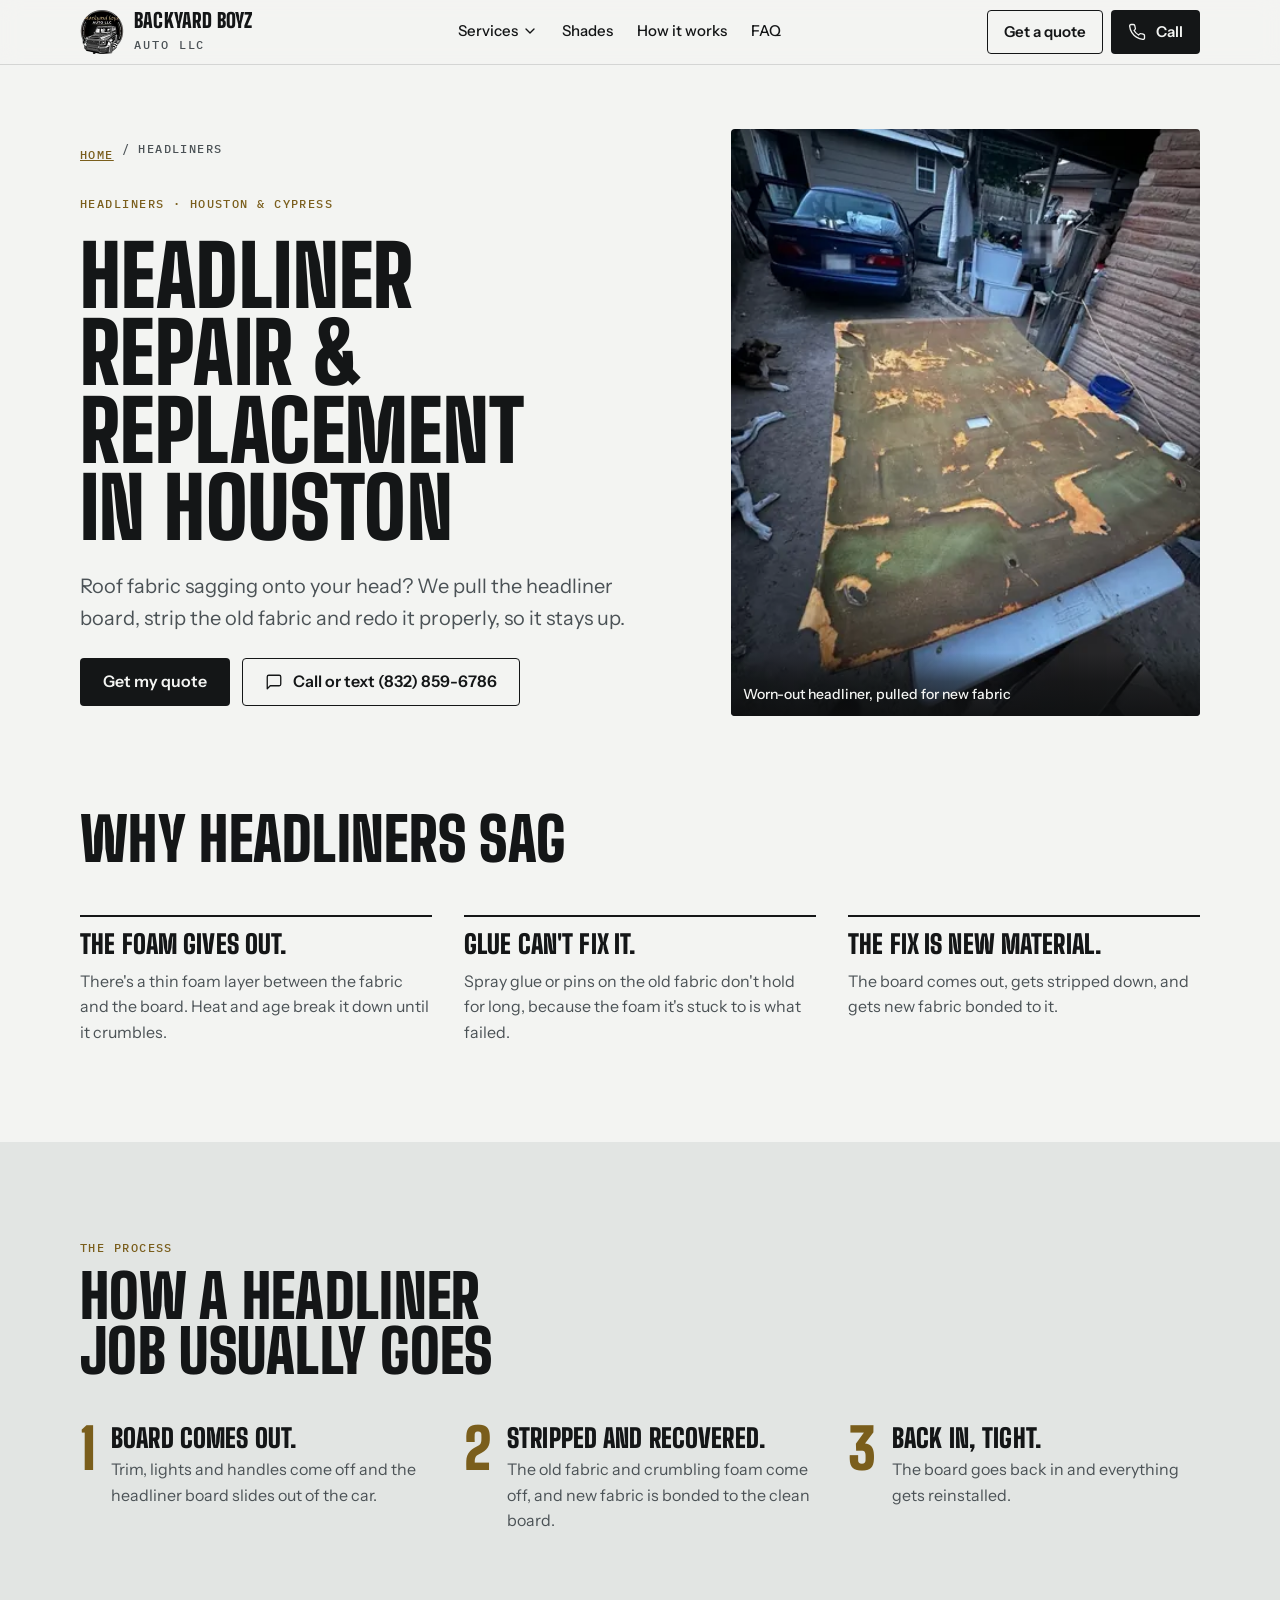
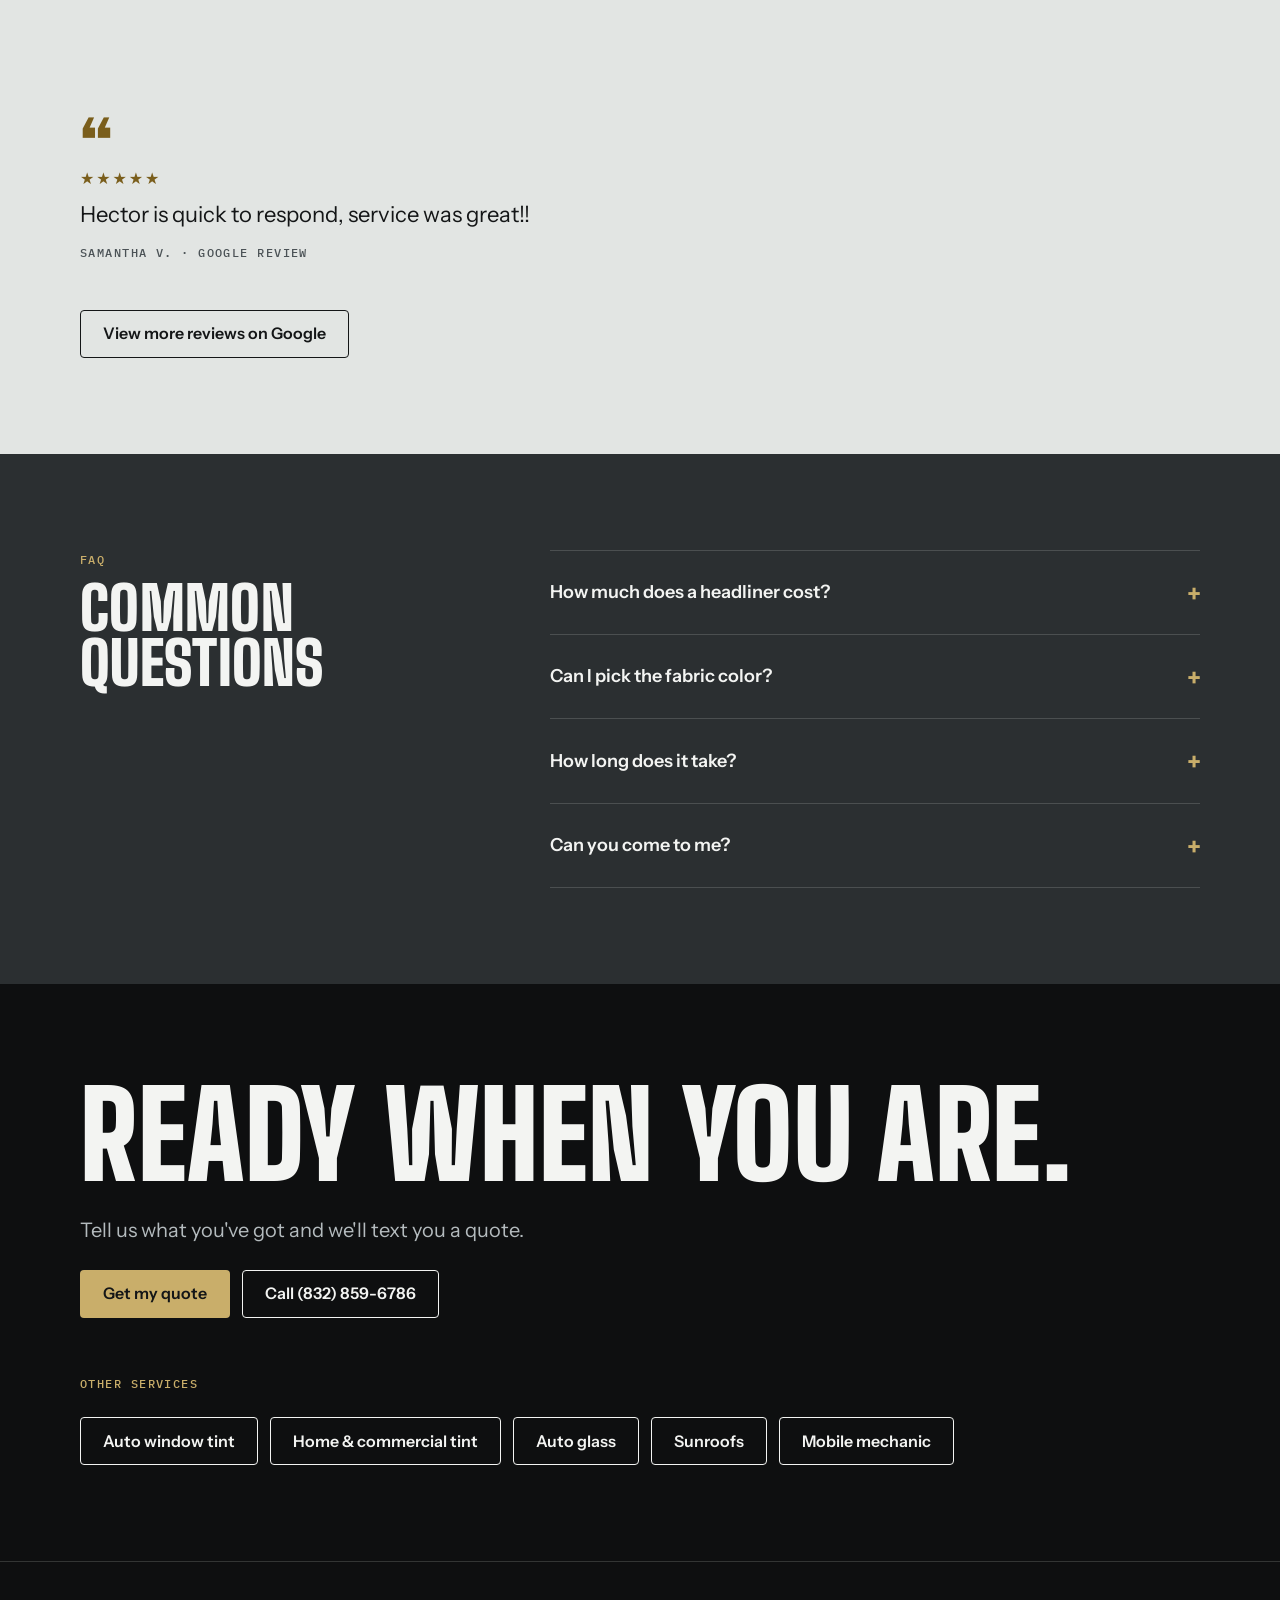
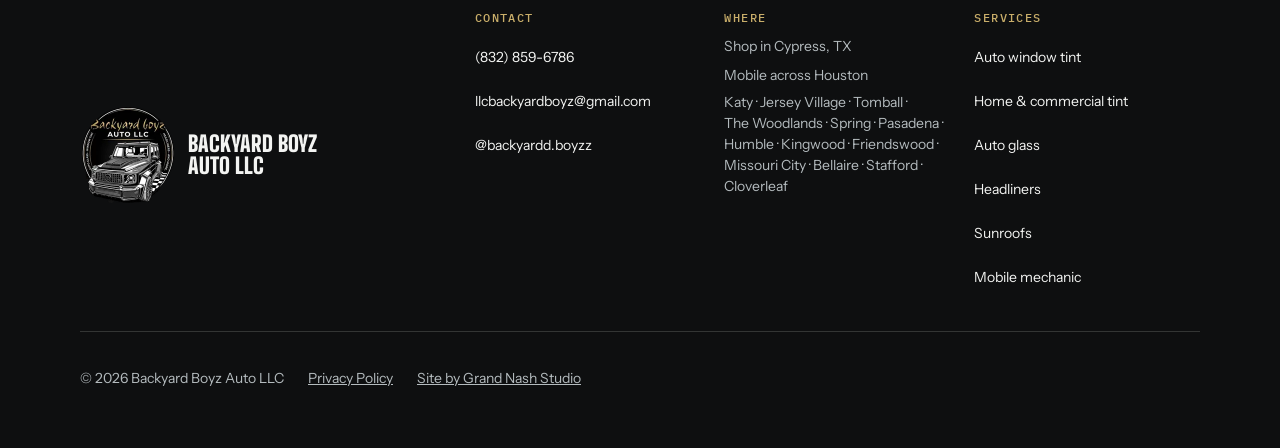
<file: headliner-repair.html>
<!DOCTYPE html>
<html lang="en">
<head>
<meta charset="UTF-8">
<meta name="viewport" content="width=device-width, initial-scale=1.0">
<meta name="color-scheme" content="light">
<meta http-equiv="Content-Security-Policy" content="default-src 'self'; base-uri 'none'; object-src 'none'; img-src 'self' data: https://*.hcaptcha.com; style-src 'self' 'unsafe-inline' https://*.hcaptcha.com; font-src 'self'; script-src 'self' 'unsafe-inline' https://hcaptcha.com https://*.hcaptcha.com; connect-src 'self' https://api.web3forms.com https://hcaptcha.com https://*.hcaptcha.com; frame-src https://hcaptcha.com https://*.hcaptcha.com; form-action 'self' https://api.web3forms.com; upgrade-insecure-requests">
<meta name="referrer" content="strict-origin-when-cross-origin">
<title>Headliner Repair &amp; Replacement in Houston, TX | Backyard Boyz</title>
<meta name="description" content="Sagging or falling headliner? Headliner repair and replacement in Houston and Cypress, shop or mobile. Get your quote by text.">
<link rel="canonical" href="https://backyardboyzautollc.com/headliner-repair.html">
<meta name="robots" content="index, follow, max-image-preview:large">
<meta name="theme-color" content="#F3F4F2">
<link rel="icon" type="image/webp" href="favicon.webp">
<link rel="icon" type="image/png" sizes="48x48" href="favicon.png">
<link rel="apple-touch-icon" href="logo.webp">
<meta property="og:type" content="website">
<meta property="og:title" content="Headliner Repair &amp; Replacement in Houston, TX | Backyard Boyz Auto LLC">
<meta property="og:description" content="Sagging or falling headliner? Headliner repair and replacement in Houston and Cypress, shop or mobile. Get your quote by text.">
<meta property="og:site_name" content="Backyard Boyz Auto LLC">
<meta property="og:url" content="https://backyardboyzautollc.com/headliner-repair.html">
<meta property="og:image" content="https://backyardboyzautollc.com/og-image.jpg">
<meta property="og:image:width" content="1200">
<meta property="og:image:height" content="630">
<meta property="og:image:alt" content="Backyard Boyz Auto LLC, window tinting in Houston">
<meta name="twitter:card" content="summary_large_image">
<meta name="twitter:title" content="Headliner Repair &amp; Replacement in Houston, TX | Backyard Boyz Auto LLC">
<meta name="twitter:description" content="Sagging or falling headliner? Headliner repair and replacement in Houston and Cypress, shop or mobile. Get your quote by text.">
<meta name="twitter:image" content="https://backyardboyzautollc.com/og-image.jpg">
<link rel="preload" href="fonts/big-shoulders-display-latin.woff2" as="font" type="font/woff2" crossorigin>
<link rel="stylesheet" href="styles.css">
<script type="application/ld+json">
{
  "@context": "https://schema.org",
  "@graph": [
    {
      "@type": "Service",
      "@id": "https://backyardboyzautollc.com/headliner-repair.html#service",
      "name": "Headliner repair & replacement in Houston",
      "serviceType": "Car headliner repair and replacement",
      "url": "https://backyardboyzautollc.com/headliner-repair.html",
      "provider": {
        "@id": "https://backyardboyzautollc.com/#business"
      },
      "areaServed": [
        {
          "@type": "City",
          "name": "Cypress, TX"
        },
        {
          "@type": "City",
          "name": "Houston, TX"
        },
        {
          "@type": "City",
          "name": "Katy, TX"
        },
        {
          "@type": "City",
          "name": "Jersey Village, TX"
        },
        {
          "@type": "City",
          "name": "Tomball, TX"
        },
        {
          "@type": "City",
          "name": "The Woodlands, TX"
        },
        {
          "@type": "City",
          "name": "Spring, TX"
        },
        {
          "@type": "City",
          "name": "Pasadena, TX"
        },
        {
          "@type": "City",
          "name": "Humble, TX"
        },
        {
          "@type": "City",
          "name": "Kingwood, TX"
        },
        {
          "@type": "City",
          "name": "Friendswood, TX"
        },
        {
          "@type": "City",
          "name": "Missouri City, TX"
        },
        {
          "@type": "City",
          "name": "Bellaire, TX"
        },
        {
          "@type": "City",
          "name": "Stafford, TX"
        },
        {
          "@type": "City",
          "name": "Cloverleaf, TX"
        }
      ]
    },
    {
      "@type": "BreadcrumbList",
      "itemListElement": [
        {
          "@type": "ListItem",
          "position": 1,
          "name": "Home",
          "item": "https://backyardboyzautollc.com/"
        },
        {
          "@type": "ListItem",
          "position": 2,
          "name": "Headliners",
          "item": "https://backyardboyzautollc.com/headliner-repair.html"
        }
      ]
    }
  ]
}
</script>
</head>
<body>
<a class="sr-only skip" href="/?service=headliner#quote">Skip to the quote form</a>

<header class="nav">
  <div class="wrap">
    <a class="brand" href="/" aria-label="Backyard Boyz Auto LLC, home">
      <img src="logo-88.webp" srcset="logo-88.webp 1x, logo-192.webp 2x" alt="" width="44" height="44">
      <span><b>Backyard Boyz</b><small>AUTO LLC</small></span>
    </a>
    <nav aria-label="Main">
      <ul class="nav-links">
        <li class="nav-menu">
          <details class="svc-menu">
            <summary>Services<svg viewBox="0 0 24 24" fill="none" stroke="currentColor" stroke-width="2" stroke-linecap="round" stroke-linejoin="round" aria-hidden="true"><path d="m6 9 6 6 6-6"/></svg></summary>
            <ul class="svc-menu-list">
              <li><a href="/#services">All services</a></li>
              <li><a href="/auto-window-tint.html">Auto tint</a></li>
              <li><a href="/home-window-tint.html">Home &amp; commercial tint</a></li>
              <li><a href="/auto-glass.html">Auto glass</a></li>
              <li><a href="/headliner-repair.html" aria-current="page">Headliners</a></li>
              <li><a href="/sunroof-replacement.html">Sunroofs</a></li>
              <li><a href="/mobile-mechanic.html">Mobile mechanic</a></li>
            </ul>
          </details>
        </li>
        <li><a href="/#shades">Shades</a></li>
        <li><a href="/#how">How it works</a></li>
        <li><a href="/#faq">FAQ</a></li>
      </ul>
    </nav>
    <div class="nav-cta">
      <a class="btn btn--line" href="/?service=headliner#quote">Get a quote</a>
      <a class="btn btn--ink" href="tel:+18328596786"><svg viewBox="0 0 24 24" fill="none" stroke="currentColor" stroke-width="1.75" stroke-linecap="round" stroke-linejoin="round" aria-hidden="true"><path d="M22 16.9v3a2 2 0 0 1-2.2 2 19.8 19.8 0 0 1-8.6-3 19.5 19.5 0 0 1-6-6 19.8 19.8 0 0 1-3-8.7A2 2 0 0 1 4.1 2h3a2 2 0 0 1 2 1.7c.1 1 .4 2 .7 3a2 2 0 0 1-.5 2.1L8.1 10a16 16 0 0 0 6 6l1.2-1.2a2 2 0 0 1 2.1-.5c1 .3 2 .6 3 .7a2 2 0 0 1 1.7 2z"/></svg>Call</a>
    </div>
  </div>
</header>

<main id="top">

<section class="band band--clear page-hero" aria-labelledby="pageTitle">
  <div class="wrap">
    <div class="hero-copy">
      <nav class="crumbs mono" aria-label="Breadcrumb"><a href="/">Home</a><span aria-hidden="true">/</span><span aria-current="page">Headliners</span></nav>
      <span class="mono eyebrow">Headliners · Houston & Cypress</span>
      <h1 id="pageTitle">Headliner repair &amp; replacement in Houston</h1>
      <p class="lede">Roof fabric sagging onto your head? We pull the headliner board, strip the old fabric and redo it properly, so it stays up.</p>
      <div class="cta-row">
        <a class="btn btn--ink" href="/?service=headliner#quote">Get my quote</a>
        <a class="btn btn--line" href="tel:+18328596786"><svg viewBox="0 0 24 24" fill="none" stroke="currentColor" stroke-width="1.75" stroke-linecap="round" stroke-linejoin="round" aria-hidden="true"><path d="M21 15a2 2 0 0 1-2 2H7l-4 4V5a2 2 0 0 1 2-2h14a2 2 0 0 1 2 2z"/></svg>Call or text (832) 859-6786</a>
      </div>
    </div>
    <figure class="shot page-shot">
        <img src="work/headliner-removed.webp" srcset="work/headliner-removed-400.webp 400w, work/headliner-removed-800.webp 800w, work/headliner-removed.webp 898w" sizes="(min-width: 1160px) 470px, (min-width: 900px) calc((100vw - 104px) / 2.25), calc(100vw - 40px)" alt="Worn-out headliner board with the fabric falling apart, pulled out of a car" width="898" height="1200" loading="lazy">
        <figcaption>Worn-out headliner, pulled for new fabric</figcaption>
      </figure>
  </div>
</section>

<section class="band band--clear" aria-labelledby="pointsTitle" style="padding-top:0">
  <div class="wrap">
    <div class="sec-head">
      <h2 id="pointsTitle">Why headliners sag</h2>
    </div>
    <div class="benefits">
      <div class="benefit">
        <h3>The foam gives out.</h3>
        <p>There's a thin foam layer between the fabric and the board. Heat and age break it down until it crumbles.</p>
      </div>
      <div class="benefit">
        <h3>Glue can't fix it.</h3>
        <p>Spray glue or pins on the old fabric don't hold for long, because the foam it's stuck to is what failed.</p>
      </div>
      <div class="benefit">
        <h3>The fix is new material.</h3>
        <p>The board comes out, gets stripped down, and gets new fabric bonded to it.</p>
      </div>
    </div>
  </div>
</section>

<section class="band band--haze" aria-labelledby="stepsTitle">
  <div class="wrap">
    <div class="sec-head">
      <span class="mono eyebrow">The process</span>
      <h2 id="stepsTitle">How a headliner job usually goes</h2>
    </div>
    <ol class="steps steps--light">
      <li class="step"><span class="n" aria-hidden="true">1</span><div><h3>Board comes out.</h3><p>Trim, lights and handles come off and the headliner board slides out of the car.</p></div></li>
      <li class="step"><span class="n" aria-hidden="true">2</span><div><h3>Stripped and recovered.</h3><p>The old fabric and crumbling foam come off, and new fabric is bonded to the clean board.</p></div></li>
      <li class="step"><span class="n" aria-hidden="true">3</span><div><h3>Back in, tight.</h3><p>The board goes back in and everything gets reinstalled.</p></div></li>
    </ol>
  </div>
</section>

<section class="band band--haze" aria-labelledby="revTitle">
  <div class="wrap">
    <figure class="quote-card quote-solo">
      <span class="stars" aria-label="5 out of 5 stars">★★★★★</span>
      <blockquote><p>Hector is quick to respond, service was great!!</p></blockquote>
      <figcaption class="mono">Samantha V. · Google review</figcaption>
    </figure>
    <a class="btn btn--line reviews-more" href="https://www.google.com/search?q=backyard+boyz+auto+llc+reviews" target="_blank" rel="noopener">View more reviews on Google</a>
  </div>
</section>

<section class="band band--smoke" aria-labelledby="faqTitle">
  <div class="wrap faq-wrap">
    <div class="sec-head">
      <span class="mono eyebrow">FAQ</span>
      <h2 id="faqTitle">Common questions</h2>
    </div>
    <div class="faq">
      <details>
        <summary>How much does a headliner cost?</summary>
        <div class="a"><p>It depends on the vehicle and whether it has a sunroof. Text us the year, make and model and we'll text you a quote.</p></div>
      </details>
      <details>
        <summary>Can I pick the fabric color?</summary>
        <div class="a"><p>Tell us what you want and we'll tell you what we can get for your car.</p></div>
      </details>
      <details>
        <summary>How long does it take?</summary>
        <div class="a"><p>We'll give you a time with your quote so you can plan around it.</p></div>
      </details>
      <details>
        <summary>Can you come to me?</summary>
        <div class="a"><p>Ask when you request your quote. We're mobile across Houston, Katy, Jersey Village, Tomball, The Woodlands, Spring, Pasadena, Humble, Kingwood, Friendswood, Missouri City, Bellaire, Stafford and Cloverleaf, and our shop is in Cypress.</p></div>
      </details>
    </div>
  </div>
</section>

<section class="band band--limo closing" aria-labelledby="closeTitle">
  <div class="wrap">
    <h2 id="closeTitle">Ready when you are.</h2>
    <p>Tell us what you've got and we'll text you a quote.</p>
    <div class="cta-row">
      <a class="btn btn--gold" href="/?service=headliner#quote">Get my quote</a>
      <a class="btn btn--line" href="tel:+18328596786">Call (832) 859-6786</a>
    </div>
    <span class="mono eyebrow" style="margin-top:var(--s-6)">Other services</span>
    <div class="cta-row">
      <a class="btn btn--line" href="auto-window-tint.html">Auto window tint</a>
      <a class="btn btn--line" href="home-window-tint.html">Home &amp; commercial tint</a>
      <a class="btn btn--line" href="auto-glass.html">Auto glass</a>
      <a class="btn btn--line" href="sunroof-replacement.html">Sunroofs</a>
      <a class="btn btn--line" href="mobile-mechanic.html">Mobile mechanic</a>
    </div>
  </div>
</section>

</main>

<footer>
  <div class="wrap">
    <div class="f-brand">
      <img src="logo-192.webp" alt="Backyard Boyz Auto LLC logo" width="96" height="96" loading="lazy">
      <b>Backyard Boyz<br>Auto LLC</b>
    </div>
    <div class="f-cols">
      <div>
        <h3>CONTACT</h3>
        <ul>
          <li><a href="tel:+18328596786">(832) 859-6786</a></li>
          <li><a href="mailto:llcbackyardboyz@gmail.com">llcbackyardboyz@gmail.com</a></li>
          <li><a href="https://instagram.com/backyardd.boyzz" target="_blank" rel="noopener">@backyardd.boyzz</a></li>
        </ul>
      </div>
      <div>
        <h3>WHERE</h3>
        <ul>
          <li>Shop in Cypress, TX</li>
          <li>Mobile across Houston</li>
          <li class="f-area">Katy · Jersey&nbsp;Village · Tomball · The&nbsp;Woodlands · Spring · Pasadena · Humble · Kingwood · Friendswood · Missouri&nbsp;City · Bellaire · Stafford · Cloverleaf</li>
        </ul>
      </div>
      <div>
        <h3>SERVICES</h3>
        <ul>
          <li><a href="auto-window-tint.html">Auto window tint</a></li>
          <li><a href="home-window-tint.html">Home &amp; commercial tint</a></li>
          <li><a href="auto-glass.html">Auto glass</a></li>
          <li><a href="headliner-repair.html">Headliners</a></li>
          <li><a href="sunroof-replacement.html">Sunroofs</a></li>
          <li><a href="mobile-mechanic.html">Mobile mechanic</a></li>
        </ul>
      </div>
    </div>
    <div class="f-legal">
      <span>© <span id="yr">2026</span> Backyard Boyz Auto LLC</span>
      <a href="privacy.html">Privacy Policy</a>
      <a href="https://grandnashstudio.com">Site by Grand Nash Studio</a>
    </div>
  </div>
</footer>

<div class="mobar">
  <a class="btn btn--line" href="tel:+18328596786">Call now</a>
  <a class="btn btn--gold" href="/?service=headliner#quote">Get a quote</a>
</div>

<script>document.getElementById('yr').textContent = new Date().getFullYear();</script>
<script src="nav.js" defer></script>
</body>
</html>
</file>
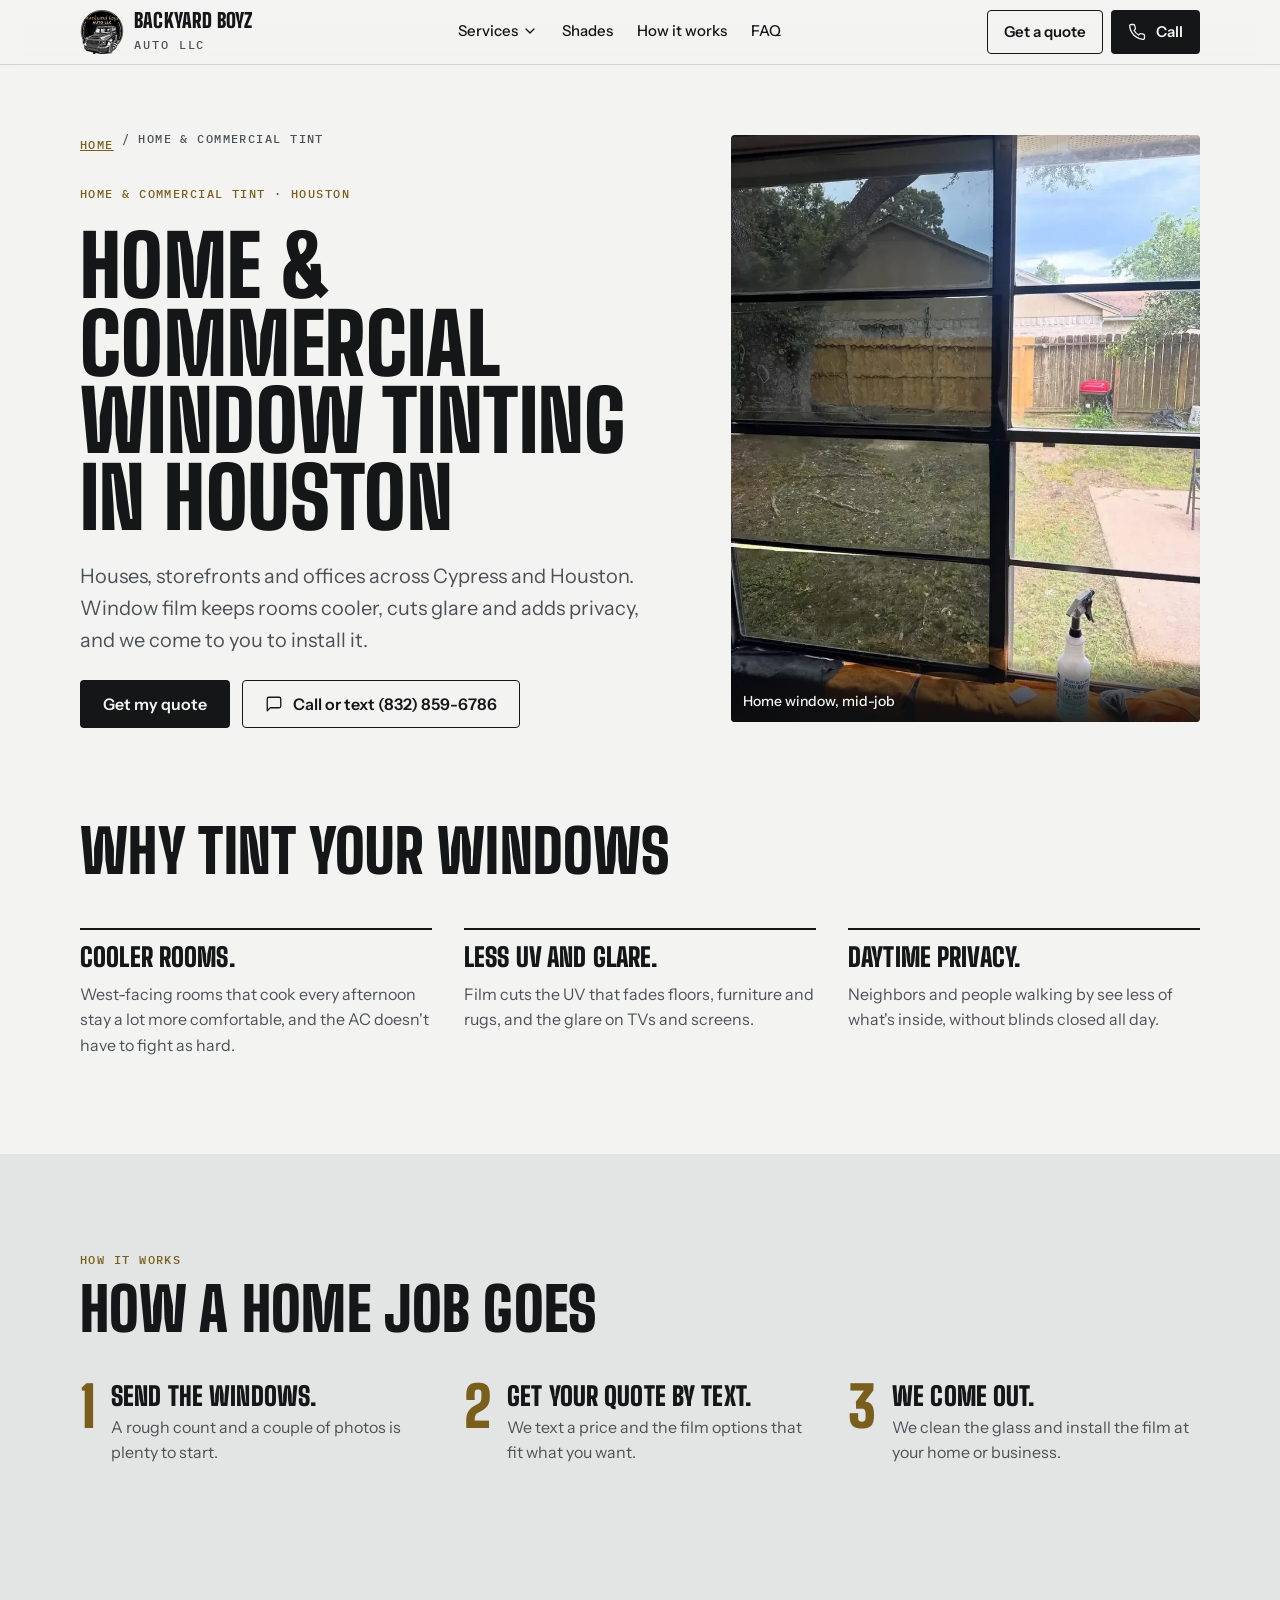
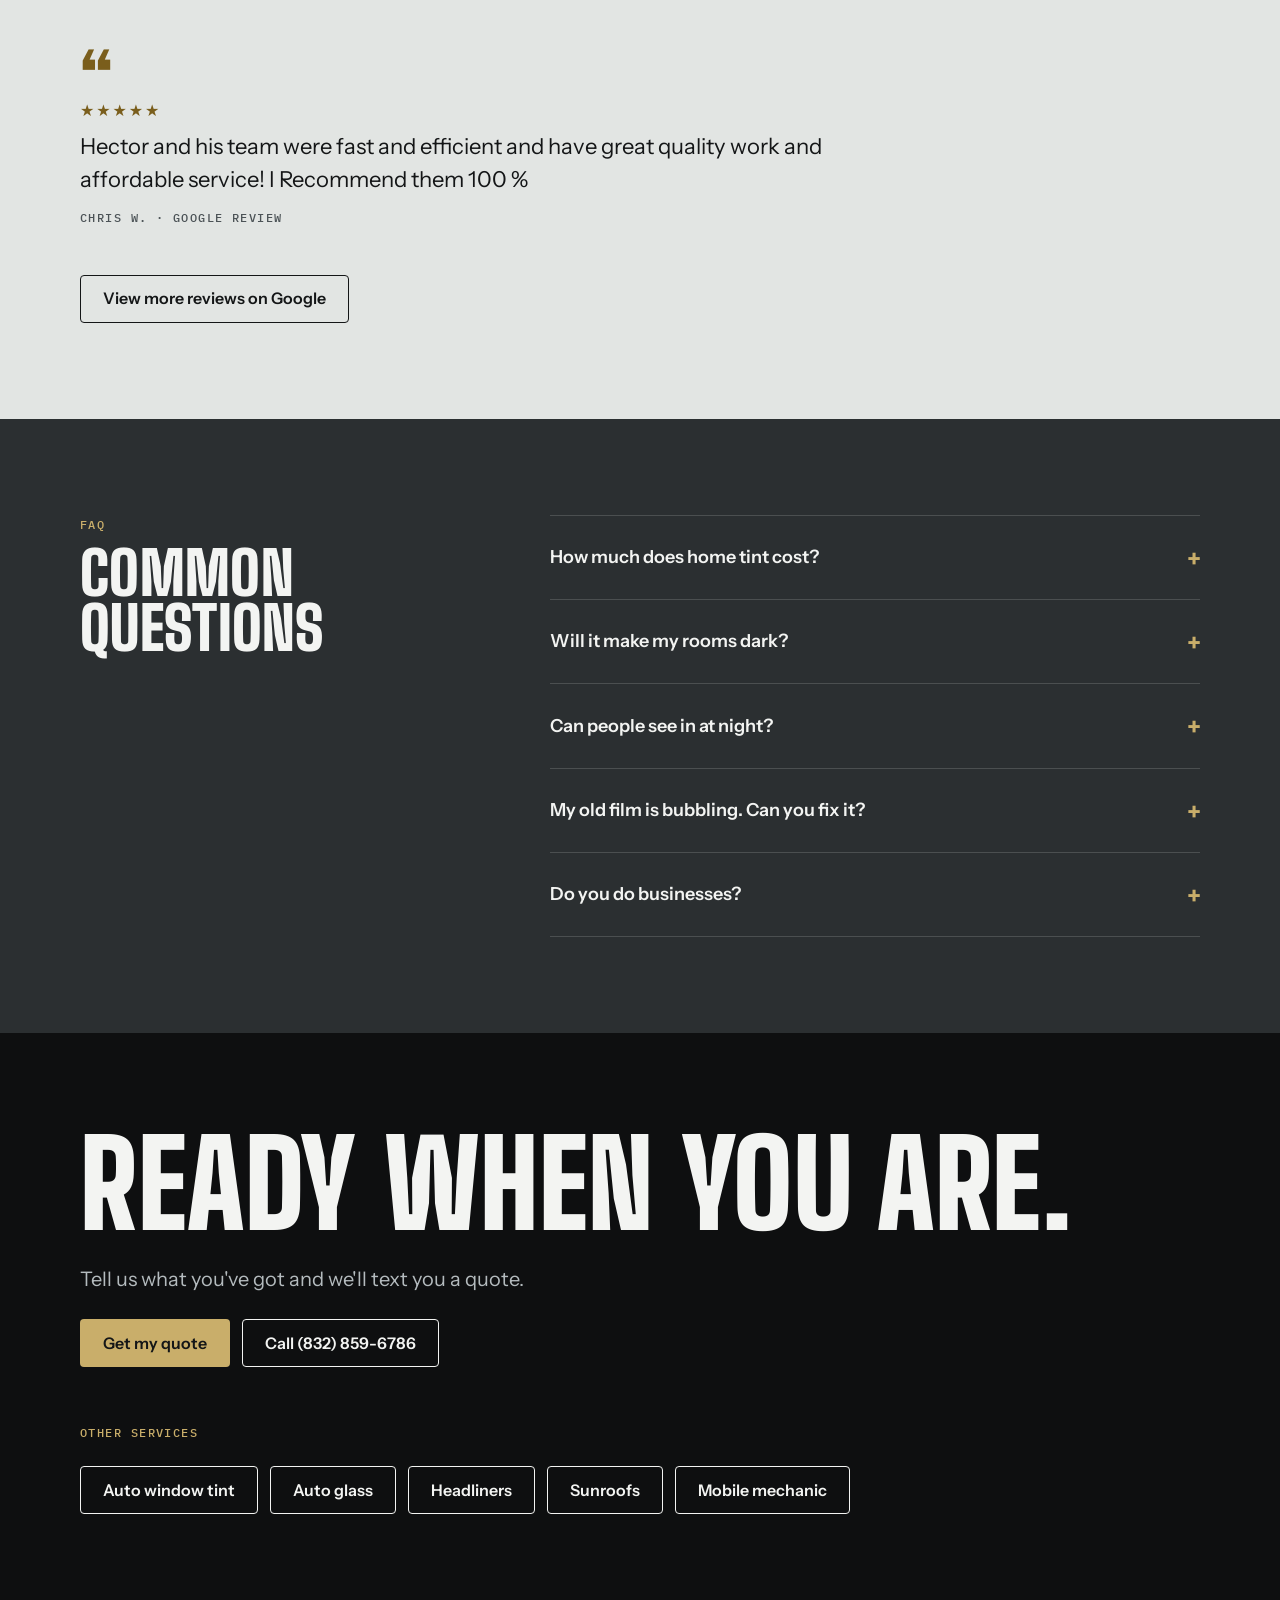
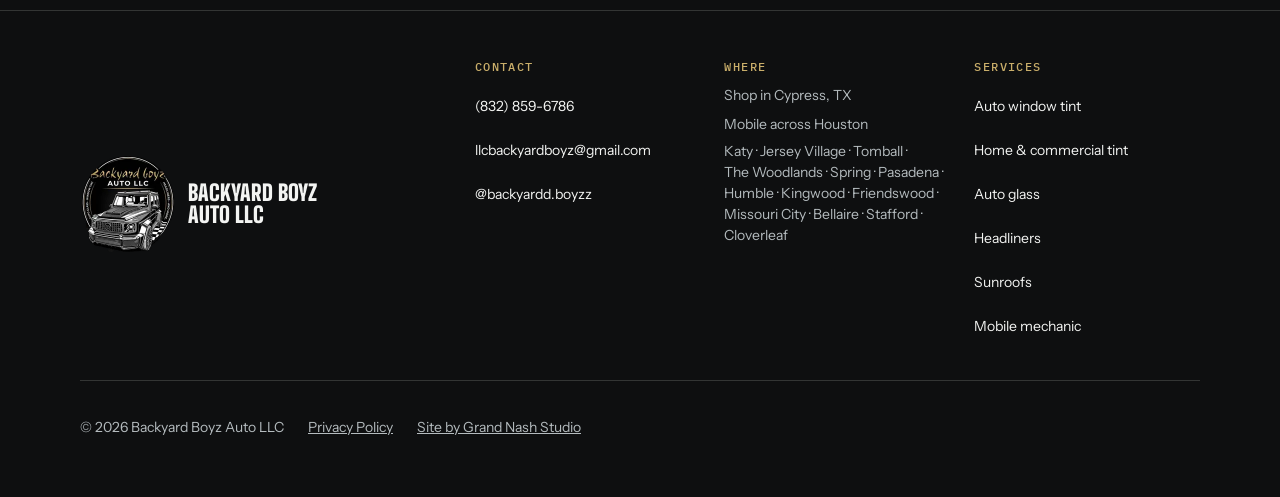
<file: home-window-tint.html>
<!DOCTYPE html>
<html lang="en">
<head>
<meta charset="UTF-8">
<meta name="viewport" content="width=device-width, initial-scale=1.0">
<meta name="color-scheme" content="light">
<meta http-equiv="Content-Security-Policy" content="default-src 'self'; base-uri 'none'; object-src 'none'; img-src 'self' data: https://*.hcaptcha.com; style-src 'self' 'unsafe-inline' https://*.hcaptcha.com; font-src 'self'; script-src 'self' 'unsafe-inline' https://hcaptcha.com https://*.hcaptcha.com; connect-src 'self' https://api.web3forms.com https://hcaptcha.com https://*.hcaptcha.com; frame-src https://hcaptcha.com https://*.hcaptcha.com; form-action 'self' https://api.web3forms.com; upgrade-insecure-requests">
<meta name="referrer" content="strict-origin-when-cross-origin">
<title>Home &amp; Business Window Tinting in Houston | Backyard Boyz</title>
<meta name="description" content="Home and business window tinting in Houston and Cypress. Cooler rooms, less UV and glare, more privacy. We come to you. Get your quote by text.">
<link rel="canonical" href="https://backyardboyzautollc.com/home-window-tint.html">
<meta name="robots" content="index, follow, max-image-preview:large">
<meta name="theme-color" content="#F3F4F2">
<link rel="icon" type="image/webp" href="favicon.webp">
<link rel="icon" type="image/png" sizes="48x48" href="favicon.png">
<link rel="apple-touch-icon" href="logo.webp">
<meta property="og:type" content="website">
<meta property="og:title" content="Home &amp; Business Window Tinting in Houston | Backyard Boyz Auto LLC">
<meta property="og:description" content="Home and business window tinting in Houston and Cypress. Cooler rooms, less UV and glare, more privacy. We come to you. Get your quote by text.">
<meta property="og:site_name" content="Backyard Boyz Auto LLC">
<meta property="og:url" content="https://backyardboyzautollc.com/home-window-tint.html">
<meta property="og:image" content="https://backyardboyzautollc.com/og-image.jpg">
<meta property="og:image:width" content="1200">
<meta property="og:image:height" content="630">
<meta property="og:image:alt" content="Backyard Boyz Auto LLC, window tinting in Houston">
<meta name="twitter:card" content="summary_large_image">
<meta name="twitter:title" content="Home &amp; Business Window Tinting in Houston | Backyard Boyz Auto LLC">
<meta name="twitter:description" content="Home and business window tinting in Houston and Cypress. Cooler rooms, less UV and glare, more privacy. We come to you. Get your quote by text.">
<meta name="twitter:image" content="https://backyardboyzautollc.com/og-image.jpg">
<link rel="preload" href="fonts/big-shoulders-display-latin.woff2" as="font" type="font/woff2" crossorigin>
<link rel="stylesheet" href="styles.css">
<script type="application/ld+json">
{
  "@context": "https://schema.org",
  "@graph": [
    {
      "@type": "Service",
      "@id": "https://backyardboyzautollc.com/home-window-tint.html#service",
      "name": "Home & commercial window tinting in Houston",
      "serviceType": "Residential and commercial window film",
      "url": "https://backyardboyzautollc.com/home-window-tint.html",
      "provider": {
        "@id": "https://backyardboyzautollc.com/#business"
      },
      "areaServed": [
        {
          "@type": "City",
          "name": "Cypress, TX"
        },
        {
          "@type": "City",
          "name": "Houston, TX"
        },
        {
          "@type": "City",
          "name": "Katy, TX"
        },
        {
          "@type": "City",
          "name": "Jersey Village, TX"
        },
        {
          "@type": "City",
          "name": "Tomball, TX"
        },
        {
          "@type": "City",
          "name": "The Woodlands, TX"
        },
        {
          "@type": "City",
          "name": "Spring, TX"
        },
        {
          "@type": "City",
          "name": "Pasadena, TX"
        },
        {
          "@type": "City",
          "name": "Humble, TX"
        },
        {
          "@type": "City",
          "name": "Kingwood, TX"
        },
        {
          "@type": "City",
          "name": "Friendswood, TX"
        },
        {
          "@type": "City",
          "name": "Missouri City, TX"
        },
        {
          "@type": "City",
          "name": "Bellaire, TX"
        },
        {
          "@type": "City",
          "name": "Stafford, TX"
        },
        {
          "@type": "City",
          "name": "Cloverleaf, TX"
        }
      ]
    },
    {
      "@type": "BreadcrumbList",
      "itemListElement": [
        {
          "@type": "ListItem",
          "position": 1,
          "name": "Home",
          "item": "https://backyardboyzautollc.com/"
        },
        {
          "@type": "ListItem",
          "position": 2,
          "name": "Home & commercial tint",
          "item": "https://backyardboyzautollc.com/home-window-tint.html"
        }
      ]
    }
  ]
}
</script>
</head>
<body>
<a class="sr-only skip" href="/?service=home#quote">Skip to the quote form</a>

<header class="nav">
  <div class="wrap">
    <a class="brand" href="/" aria-label="Backyard Boyz Auto LLC, home">
      <img src="logo-88.webp" srcset="logo-88.webp 1x, logo-192.webp 2x" alt="" width="44" height="44">
      <span><b>Backyard Boyz</b><small>AUTO LLC</small></span>
    </a>
    <nav aria-label="Main">
      <ul class="nav-links">
        <li class="nav-menu">
          <details class="svc-menu">
            <summary>Services<svg viewBox="0 0 24 24" fill="none" stroke="currentColor" stroke-width="2" stroke-linecap="round" stroke-linejoin="round" aria-hidden="true"><path d="m6 9 6 6 6-6"/></svg></summary>
            <ul class="svc-menu-list">
              <li><a href="/#services">All services</a></li>
              <li><a href="/auto-window-tint.html">Auto tint</a></li>
              <li><a href="/home-window-tint.html" aria-current="page">Home &amp; commercial tint</a></li>
              <li><a href="/auto-glass.html">Auto glass</a></li>
              <li><a href="/headliner-repair.html">Headliners</a></li>
              <li><a href="/sunroof-replacement.html">Sunroofs</a></li>
              <li><a href="/mobile-mechanic.html">Mobile mechanic</a></li>
            </ul>
          </details>
        </li>
        <li><a href="/#shades">Shades</a></li>
        <li><a href="/#how">How it works</a></li>
        <li><a href="/#faq">FAQ</a></li>
      </ul>
    </nav>
    <div class="nav-cta">
      <a class="btn btn--line" href="/?service=home#quote">Get a quote</a>
      <a class="btn btn--ink" href="tel:+18328596786"><svg viewBox="0 0 24 24" fill="none" stroke="currentColor" stroke-width="1.75" stroke-linecap="round" stroke-linejoin="round" aria-hidden="true"><path d="M22 16.9v3a2 2 0 0 1-2.2 2 19.8 19.8 0 0 1-8.6-3 19.5 19.5 0 0 1-6-6 19.8 19.8 0 0 1-3-8.7A2 2 0 0 1 4.1 2h3a2 2 0 0 1 2 1.7c.1 1 .4 2 .7 3a2 2 0 0 1-.5 2.1L8.1 10a16 16 0 0 0 6 6l1.2-1.2a2 2 0 0 1 2.1-.5c1 .3 2 .6 3 .7a2 2 0 0 1 1.7 2z"/></svg>Call</a>
    </div>
  </div>
</header>

<main id="top">

<section class="band band--clear page-hero" aria-labelledby="pageTitle">
  <div class="wrap">
    <div class="hero-copy">
      <nav class="crumbs mono" aria-label="Breadcrumb"><a href="/">Home</a><span aria-hidden="true">/</span><span aria-current="page">Home &amp; commercial tint</span></nav>
      <span class="mono eyebrow">Home & commercial tint · Houston</span>
      <h1 id="pageTitle">Home &amp; commercial window tinting in Houston</h1>
      <p class="lede">Houses, storefronts and offices across Cypress and Houston. Window film keeps rooms cooler, cuts glare and adds privacy, and we come to you to install it.</p>
      <div class="cta-row">
        <a class="btn btn--ink" href="/?service=home#quote">Get my quote</a>
        <a class="btn btn--line" href="tel:+18328596786"><svg viewBox="0 0 24 24" fill="none" stroke="currentColor" stroke-width="1.75" stroke-linecap="round" stroke-linejoin="round" aria-hidden="true"><path d="M21 15a2 2 0 0 1-2 2H7l-4 4V5a2 2 0 0 1 2-2h14a2 2 0 0 1 2 2z"/></svg>Call or text (832) 859-6786</a>
      </div>
    </div>
    <figure class="shot page-shot">
        <img src="work/home-window-film.webp" srcset="work/home-window-film-400.webp 400w, work/home-window-film-800.webp 800w, work/home-window-film.webp 903w" sizes="(min-width: 1160px) 470px, (min-width: 900px) calc((100vw - 104px) / 2.25), calc(100vw - 40px)" alt="House window mid-job: bubbled old film on the left panes, clean glass on the right" width="903" height="1200" loading="lazy">
        <figcaption>Home window, mid-job</figcaption>
      </figure>
  </div>
</section>

<section class="band band--clear" aria-labelledby="pointsTitle" style="padding-top:0">
  <div class="wrap">
    <div class="sec-head">
      <h2 id="pointsTitle">Why tint your windows</h2>
    </div>
    <div class="benefits">
      <div class="benefit">
        <h3>Cooler rooms.</h3>
        <p>West-facing rooms that cook every afternoon stay a lot more comfortable, and the AC doesn't have to fight as hard.</p>
      </div>
      <div class="benefit">
        <h3>Less UV and glare.</h3>
        <p>Film cuts the UV that fades floors, furniture and rugs, and the glare on TVs and screens.</p>
      </div>
      <div class="benefit">
        <h3>Daytime privacy.</h3>
        <p>Neighbors and people walking by see less of what's inside, without blinds closed all day.</p>
      </div>
    </div>
  </div>
</section>

<section class="band band--haze" aria-labelledby="stepsTitle">
  <div class="wrap">
    <div class="sec-head">
      <span class="mono eyebrow">How it works</span>
      <h2 id="stepsTitle">How a home job goes</h2>
    </div>
    <ol class="steps steps--light">
      <li class="step"><span class="n" aria-hidden="true">1</span><div><h3>Send the windows.</h3><p>A rough count and a couple of photos is plenty to start.</p></div></li>
      <li class="step"><span class="n" aria-hidden="true">2</span><div><h3>Get your quote by text.</h3><p>We text a price and the film options that fit what you want.</p></div></li>
      <li class="step"><span class="n" aria-hidden="true">3</span><div><h3>We come out.</h3><p>We clean the glass and install the film at your home or business.</p></div></li>
    </ol>
  </div>
</section>

<section class="band band--haze" aria-labelledby="revTitle">
  <div class="wrap">
    <figure class="quote-card quote-solo">
      <span class="stars" aria-label="5 out of 5 stars">★★★★★</span>
      <blockquote><p>Hector and his team were fast and efficient and have great quality work and affordable service! I Recommend them 100 %</p></blockquote>
      <figcaption class="mono">Chris W. · Google review</figcaption>
    </figure>
    <a class="btn btn--line reviews-more" href="https://www.google.com/search?q=backyard+boyz+auto+llc+reviews" target="_blank" rel="noopener">View more reviews on Google</a>
  </div>
</section>

<section class="band band--smoke" aria-labelledby="faqTitle">
  <div class="wrap faq-wrap">
    <div class="sec-head">
      <span class="mono eyebrow">FAQ</span>
      <h2 id="faqTitle">Common questions</h2>
    </div>
    <div class="faq">
      <details>
        <summary>How much does home tint cost?</summary>
        <div class="a"><p>It's priced by the number and size of the windows. Text us a rough count, or a couple of photos, and we'll text a quote back.</p></div>
      </details>
      <details>
        <summary>Will it make my rooms dark?</summary>
        <div class="a"><p>Not unless you want it to. There are light films that cut heat without looking tinted. We'll show you options before anything goes on the glass.</p></div>
      </details>
      <details>
        <summary>Can people see in at night?</summary>
        <div class="a"><p>Most privacy films work in daylight. At night, with lights on inside, people outside can see in, so you'll still want blinds after dark.</p></div>
      </details>
      <details>
        <summary>My old film is bubbling. Can you fix it?</summary>
        <div class="a"><p>Ask us about taking the old film off and putting new film on. Send a photo with your quote request.</p></div>
      </details>
      <details>
        <summary>Do you do businesses?</summary>
        <div class="a"><p>Yes. Storefronts and offices too. Tell us the address and roughly how many windows.</p></div>
      </details>
    </div>
  </div>
</section>

<section class="band band--limo closing" aria-labelledby="closeTitle">
  <div class="wrap">
    <h2 id="closeTitle">Ready when you are.</h2>
    <p>Tell us what you've got and we'll text you a quote.</p>
    <div class="cta-row">
      <a class="btn btn--gold" href="/?service=home#quote">Get my quote</a>
      <a class="btn btn--line" href="tel:+18328596786">Call (832) 859-6786</a>
    </div>
    <span class="mono eyebrow" style="margin-top:var(--s-6)">Other services</span>
    <div class="cta-row">
      <a class="btn btn--line" href="auto-window-tint.html">Auto window tint</a>
      <a class="btn btn--line" href="auto-glass.html">Auto glass</a>
      <a class="btn btn--line" href="headliner-repair.html">Headliners</a>
      <a class="btn btn--line" href="sunroof-replacement.html">Sunroofs</a>
      <a class="btn btn--line" href="mobile-mechanic.html">Mobile mechanic</a>
    </div>
  </div>
</section>

</main>

<footer>
  <div class="wrap">
    <div class="f-brand">
      <img src="logo-192.webp" alt="Backyard Boyz Auto LLC logo" width="96" height="96" loading="lazy">
      <b>Backyard Boyz<br>Auto LLC</b>
    </div>
    <div class="f-cols">
      <div>
        <h3>CONTACT</h3>
        <ul>
          <li><a href="tel:+18328596786">(832) 859-6786</a></li>
          <li><a href="mailto:llcbackyardboyz@gmail.com">llcbackyardboyz@gmail.com</a></li>
          <li><a href="https://instagram.com/backyardd.boyzz" target="_blank" rel="noopener">@backyardd.boyzz</a></li>
        </ul>
      </div>
      <div>
        <h3>WHERE</h3>
        <ul>
          <li>Shop in Cypress, TX</li>
          <li>Mobile across Houston</li>
          <li class="f-area">Katy · Jersey&nbsp;Village · Tomball · The&nbsp;Woodlands · Spring · Pasadena · Humble · Kingwood · Friendswood · Missouri&nbsp;City · Bellaire · Stafford · Cloverleaf</li>
        </ul>
      </div>
      <div>
        <h3>SERVICES</h3>
        <ul>
          <li><a href="auto-window-tint.html">Auto window tint</a></li>
          <li><a href="home-window-tint.html">Home &amp; commercial tint</a></li>
          <li><a href="auto-glass.html">Auto glass</a></li>
          <li><a href="headliner-repair.html">Headliners</a></li>
          <li><a href="sunroof-replacement.html">Sunroofs</a></li>
          <li><a href="mobile-mechanic.html">Mobile mechanic</a></li>
        </ul>
      </div>
    </div>
    <div class="f-legal">
      <span>© <span id="yr">2026</span> Backyard Boyz Auto LLC</span>
      <a href="privacy.html">Privacy Policy</a>
      <a href="https://grandnashstudio.com">Site by Grand Nash Studio</a>
    </div>
  </div>
</footer>

<div class="mobar">
  <a class="btn btn--line" href="tel:+18328596786">Call now</a>
  <a class="btn btn--gold" href="/?service=home#quote">Get a quote</a>
</div>

<script>document.getElementById('yr').textContent = new Date().getFullYear();</script>
<script src="nav.js" defer></script>
</body>
</html>
</file>
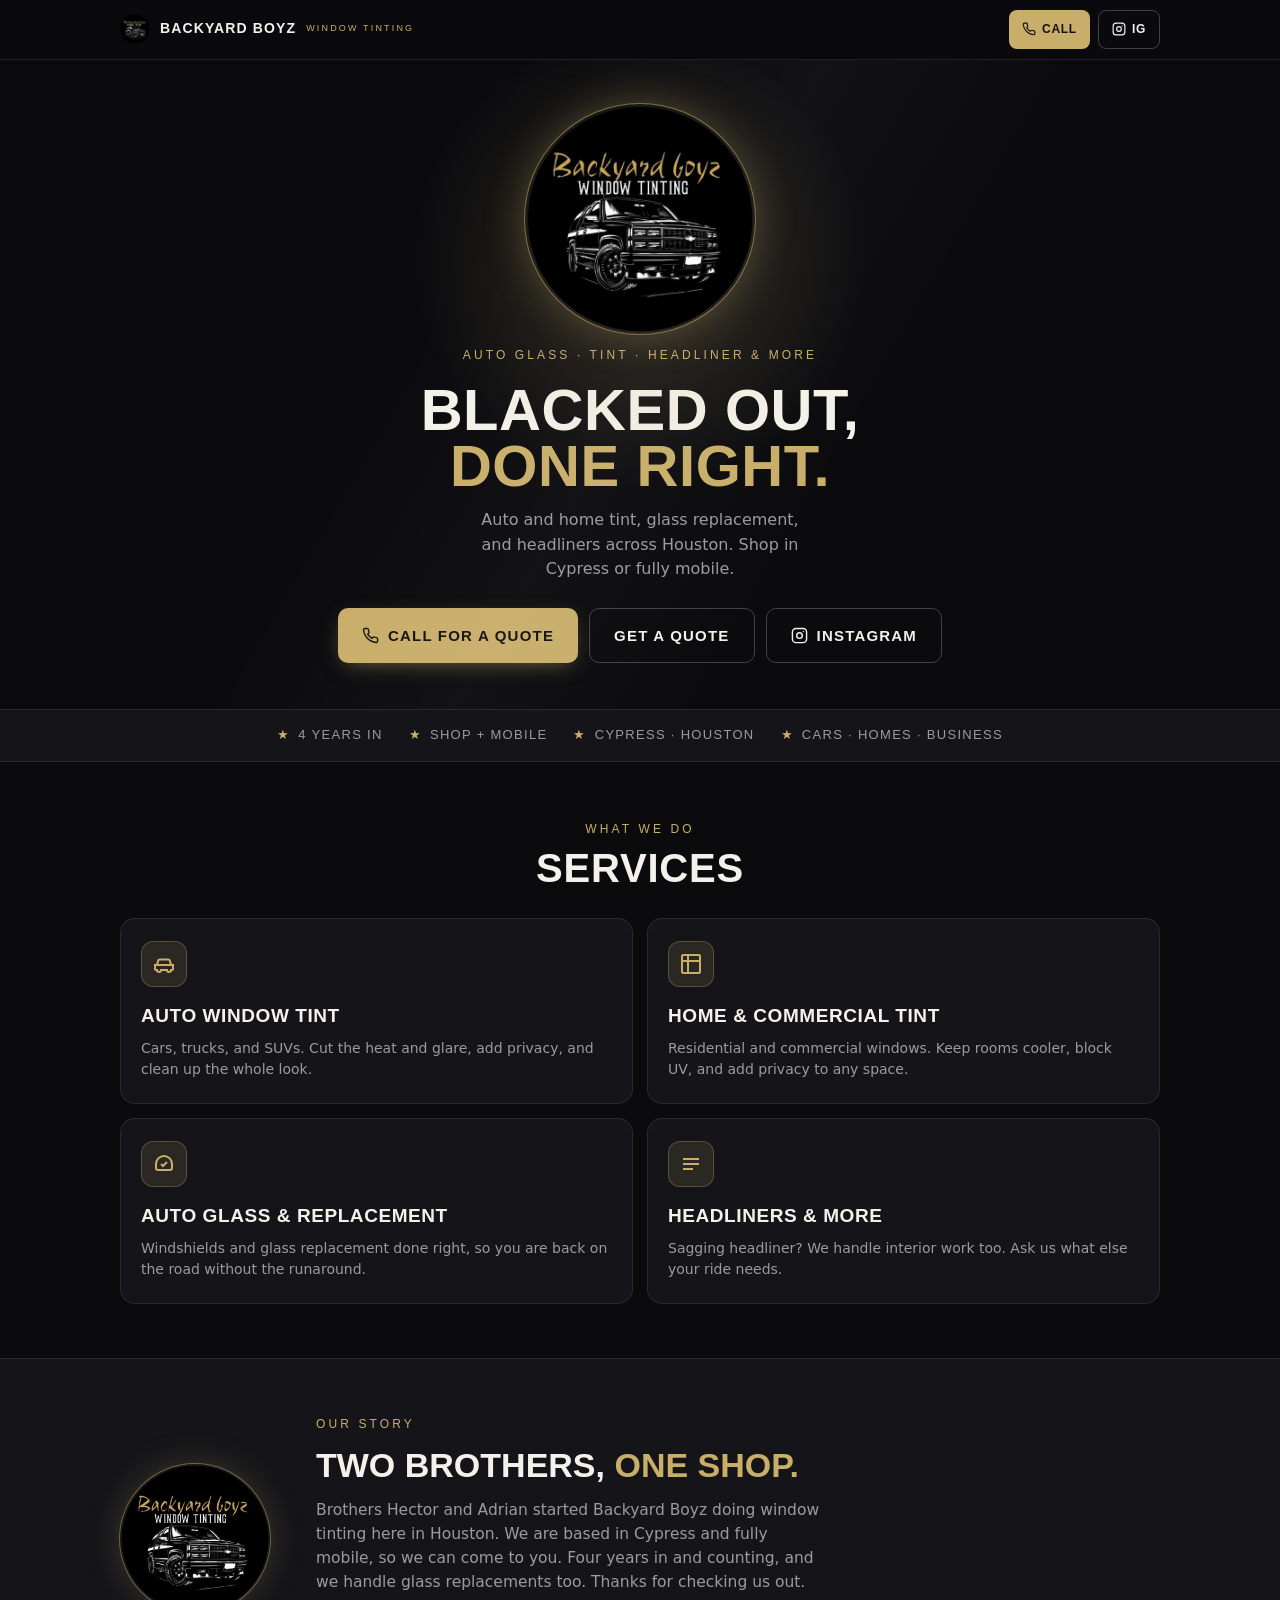
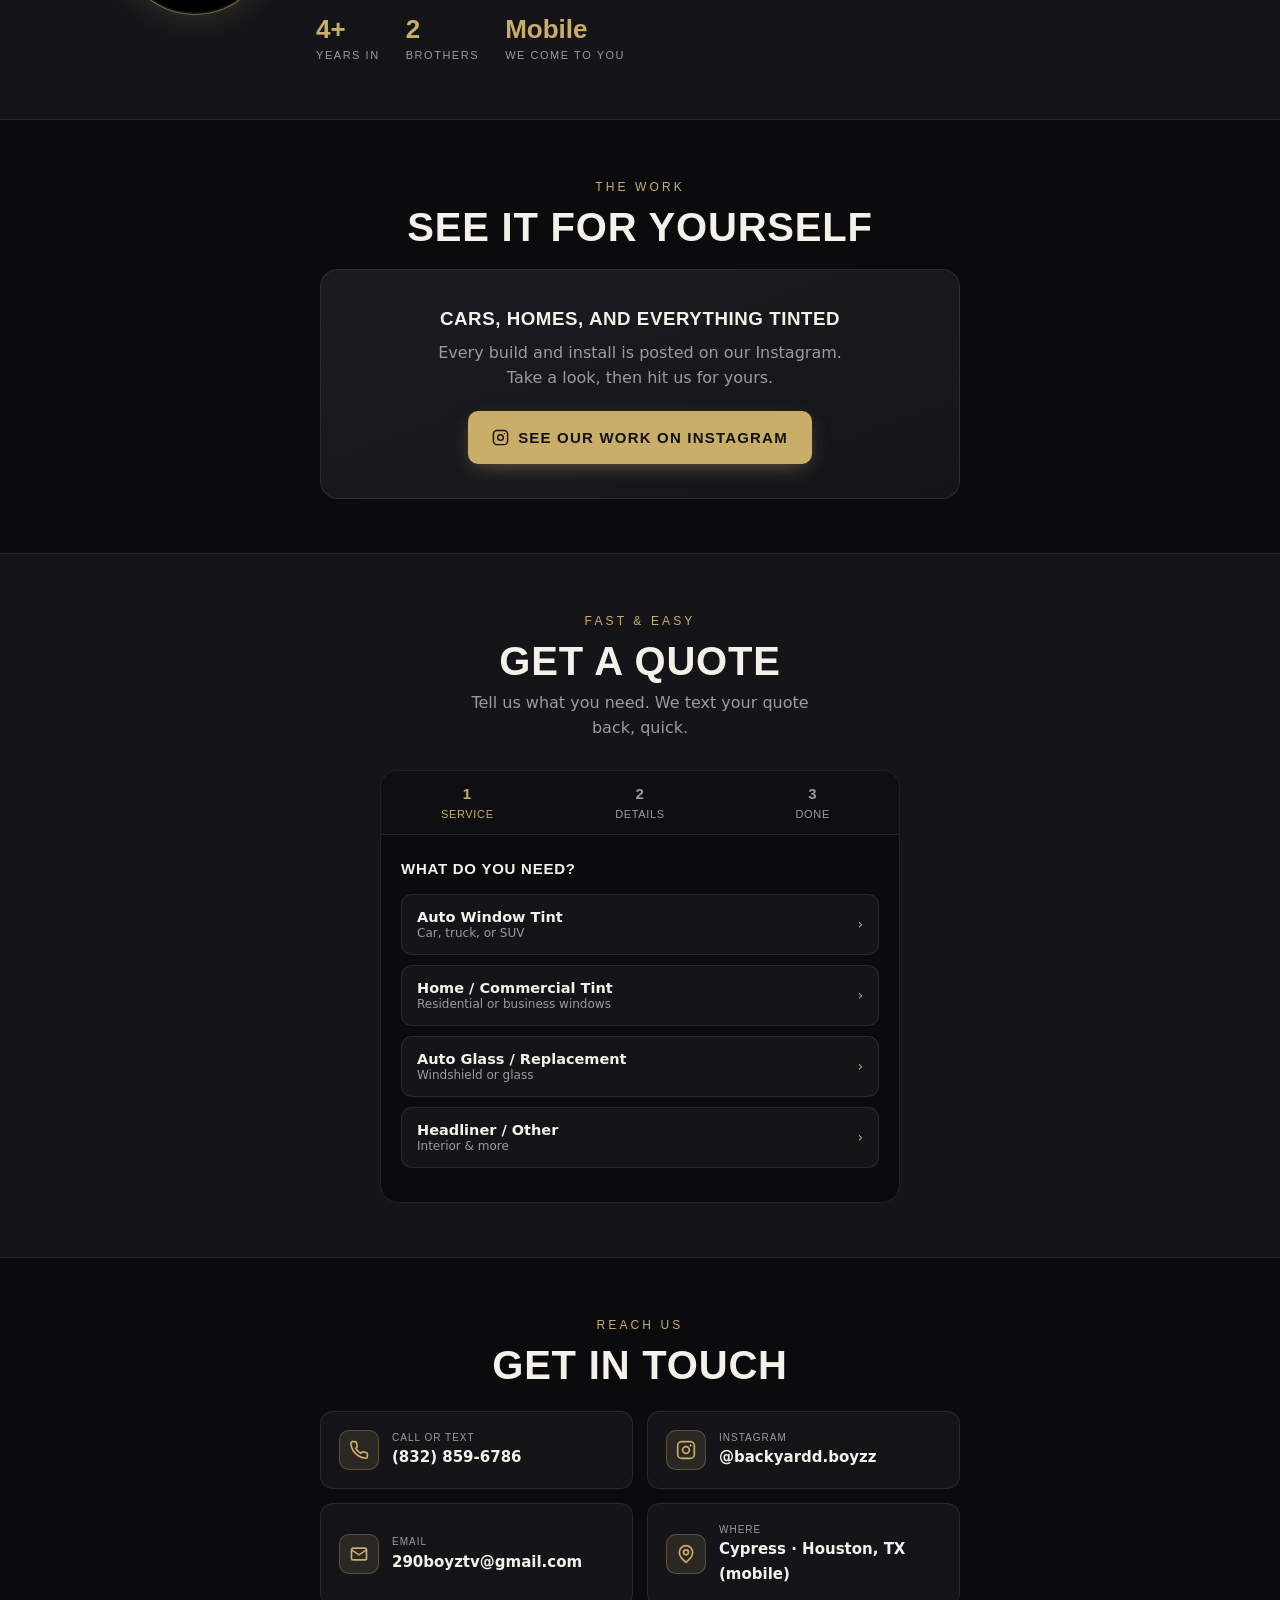
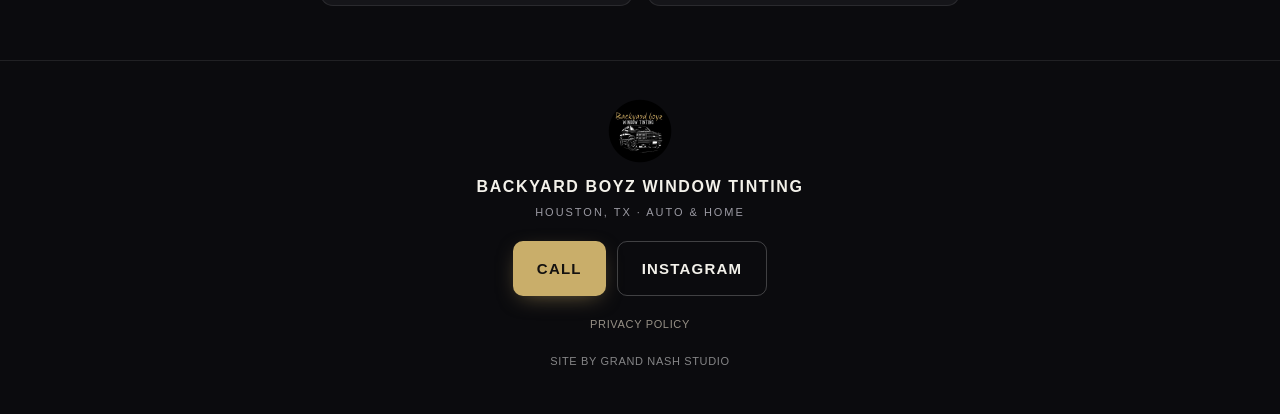
<file: index (1).html>
<!DOCTYPE html>
<html lang="en">
<head>
<meta charset="UTF-8">
<meta name="viewport" content="width=device-width, initial-scale=1.0">
<meta name="color-scheme" content="dark">
<meta http-equiv="Content-Security-Policy" content="default-src 'self'; base-uri 'none'; object-src 'none'; img-src 'self' data: https://*.hcaptcha.com; style-src 'self' 'unsafe-inline' https://fonts.googleapis.com https://*.hcaptcha.com; font-src https://fonts.gstatic.com; script-src 'self' 'unsafe-inline' https://hcaptcha.com https://*.hcaptcha.com; connect-src https://api.web3forms.com https://hcaptcha.com https://*.hcaptcha.com; frame-src https://hcaptcha.com https://*.hcaptcha.com; form-action 'self' https://api.web3forms.com; upgrade-insecure-requests">
<meta name="referrer" content="strict-origin-when-cross-origin">
<title>Backyard Boyz Window Tinting | Auto Tint, Glass &amp; More · Houston, TX</title>
<meta name="description" content="Auto and home window tint, auto glass replacement, and headliners in Houston. Shop in Cypress or fully mobile. Four years in and counting. Call for a quote.">
<link rel="canonical" href="https://REPLACE-WITH-YOUR-URL/">
<meta name="robots" content="index, follow, max-image-preview:large">
<meta name="theme-color" content="#0b0b0e">
<meta name="geo.region" content="US-TX">
<meta name="geo.placename" content="Houston, Cypress">
<meta name="author" content="Backyard Boyz Window Tinting">
<link rel="icon" type="image/webp" href="[data-uri]">
<link rel="apple-touch-icon" href="[data-uri]">
<meta property="og:type" content="website">
<meta property="og:title" content="Backyard Boyz Window Tinting · Houston">
<meta property="og:description" content="Auto & home tint, auto glass, and headliners. Shop in Cypress or mobile across Houston.">
<meta property="og:site_name" content="Backyard Boyz Window Tinting">
<meta property="og:url" content="https://REPLACE-WITH-YOUR-URL/">
<meta property="og:image" content="https://REPLACE-WITH-YOUR-URL/og-image.jpg">
<meta property="og:image:width" content="1200">
<meta property="og:image:height" content="630">
<meta property="og:image:alt" content="Backyard Boyz Window Tinting — Houston">
<meta name="twitter:card" content="summary_large_image">
<meta name="twitter:title" content="Backyard Boyz Window Tinting · Houston">
<meta name="twitter:description" content="Auto & home tint, auto glass, and headliners. Shop in Cypress or mobile across Houston.">
<meta name="twitter:image" content="https://REPLACE-WITH-YOUR-URL/og-image.jpg">
<link rel="preconnect" href="https://fonts.googleapis.com">
<link rel="preconnect" href="https://fonts.gstatic.com" crossorigin>
<link href="https://fonts.googleapis.com/css2?family=Inter:wght@400;500;600;700&family=Oswald:wght@300;400;500;600;700&display=swap" rel="stylesheet">
<style>
:root{
  color-scheme:dark;
  --bg:#0b0b0e;
  --panel:#151519; --panel-2:#1b1b21;
  --ink:#F3F1EA; --muted:#9b9aa3;
  --gold:#C9AE6A; --gold-2:#E6D093; --gold-deep:#8f7a42;
  --line:rgba(255,255,255,.09);
  --head:"Oswald",sans-serif; --body:"Inter",system-ui,-apple-system,sans-serif;
}
*{box-sizing:border-box;}
html{-webkit-text-size-adjust:100%;scroll-behavior:smooth;background:var(--bg);}
body{margin:0;background:var(--bg);color:var(--ink);font-family:var(--body);line-height:1.55;-webkit-font-smoothing:antialiased;overflow-x:hidden;}
img{max-width:100%;display:block;}
a{color:inherit;text-decoration:none;}
.wrap{width:100%;max-width:1080px;margin:0 auto;padding:0 20px;}
.eyebrow{font-family:var(--head);text-transform:uppercase;letter-spacing:.26em;font-weight:500;font-size:12px;color:var(--gold);}
h2.sec{font-family:var(--head);font-weight:600;text-transform:uppercase;letter-spacing:.02em;font-size:clamp(26px,6vw,40px);margin:8px 0 0;line-height:1;}

.btn{font-family:var(--head);font-weight:600;text-transform:uppercase;letter-spacing:.08em;font-size:15px;padding:15px 24px;border-radius:10px;border:none;cursor:pointer;display:inline-flex;align-items:center;justify-content:center;gap:9px;transition:transform .12s,box-shadow .12s,background .15s;}
.btn svg{width:17px;height:17px;}
.btn:active{transform:translateY(1px);}
.btn-gold{background:var(--gold);color:#141210;box-shadow:0 6px 22px -8px rgba(201,174,106,.6);}
.btn-gold:hover{background:var(--gold-2);}
.btn-out{background:transparent;color:var(--ink);border:1.5px solid rgba(255,255,255,.22);}
.btn-out:hover{border-color:var(--gold);color:var(--gold);}

/* top bar */
.topbar{position:sticky;top:0;z-index:60;background:rgba(11,11,14,.86);backdrop-filter:blur(10px);border-bottom:1px solid var(--line);}
.topbar-in{display:flex;align-items:center;justify-content:space-between;gap:12px;padding:10px 20px;max-width:1080px;margin:0 auto;}
.tb-brand{display:flex;align-items:center;gap:10px;font-family:var(--head);text-transform:uppercase;letter-spacing:.08em;font-weight:600;font-size:14px;}
.tb-brand img{width:30px;height:30px;border-radius:50%;}
.tb-brand small{display:block;font-size:9px;letter-spacing:.24em;color:var(--gold);font-weight:400;}
.tb-actions{display:flex;gap:8px;}
.tb-btn{font-family:var(--head);font-weight:600;text-transform:uppercase;letter-spacing:.06em;font-size:12px;padding:9px 13px;border-radius:8px;display:flex;align-items:center;gap:6px;}
.tb-btn.call{background:var(--gold);color:#141210;}
.tb-btn.ig{border:1.5px solid rgba(255,255,255,.22);}
.tb-btn svg{width:14px;height:14px;}

/* hero */
.hero{position:relative;text-align:center;padding:44px 0 46px;overflow:hidden;}
.hero .glow{position:absolute;top:-60px;left:50%;transform:translateX(-50%);width:520px;height:520px;border-radius:50%;background:radial-gradient(circle,rgba(201,174,106,.20),transparent 62%);pointer-events:none;}
.hero .sheen{position:absolute;inset:0;background:linear-gradient(120deg,transparent 35%,rgba(255,255,255,.03) 50%,transparent 65%);pointer-events:none;}
.hero-logo{position:relative;z-index:2;width:230px;max-width:60vw;height:auto;margin:0 auto 8px;border-radius:50%;box-shadow:0 0 0 1px rgba(201,174,106,.5), 0 0 46px -6px rgba(201,174,106,.4);}
.hero h1{font-family:var(--head);font-weight:600;text-transform:uppercase;font-size:clamp(32px,9vw,58px);line-height:.96;letter-spacing:.01em;margin:16px auto 0;max-width:15ch;}
.hero h1 span{color:var(--gold);}
.hero .lede{max-width:34ch;margin:14px auto 0;font-size:16px;color:var(--muted);}
.cta-row{display:flex;gap:11px;justify-content:center;flex-wrap:wrap;margin-top:26px;}

/* trust strip */
.strip{border-top:1px solid var(--line);border-bottom:1px solid var(--line);background:var(--panel);}
.strip-in{display:flex;flex-wrap:wrap;gap:8px 26px;justify-content:center;padding:15px 20px;font-family:var(--head);text-transform:uppercase;letter-spacing:.1em;font-size:13px;color:var(--muted);}
.strip-in span{display:flex;align-items:center;gap:8px;}
.strip-in .g{color:var(--gold);}

/* section base */
.sec-pad{padding:54px 0;}
.sec-head{text-align:center;margin-bottom:30px;}

/* services */
.svc-grid{display:grid;gap:14px;grid-template-columns:1fr;}
.svc{background:var(--panel);border:1px solid var(--line);border-radius:15px;padding:22px 20px;transition:border-color .15s,transform .15s;}
.svc:hover{border-color:rgba(201,174,106,.5);transform:translateY(-3px);}
.svc .ic{width:46px;height:46px;border-radius:12px;background:rgba(201,174,106,.12);border:1px solid rgba(201,174,106,.3);display:flex;align-items:center;justify-content:center;margin-bottom:14px;}
.svc .ic svg{width:24px;height:24px;stroke:var(--gold);}
.svc h3{font-family:var(--head);text-transform:uppercase;letter-spacing:.03em;font-weight:600;font-size:19px;margin:0 0 7px;}
.svc p{margin:0;color:var(--muted);font-size:14px;}

/* story */
.story{background:var(--panel);border-top:1px solid var(--line);border-bottom:1px solid var(--line);}
.story-in{display:grid;gap:26px;grid-template-columns:1fr;align-items:center;padding:52px 0;}
.story img{width:150px;height:150px;border-radius:50%;box-shadow:0 0 0 1px rgba(201,174,106,.45),0 0 40px -10px rgba(201,174,106,.4);margin:0 auto;}
.story h2{font-family:var(--head);text-transform:uppercase;font-weight:600;font-size:clamp(24px,5vw,34px);line-height:1.02;margin:12px 0 0;}
.story h2 span{color:var(--gold);}
.story p{color:var(--muted);font-size:15.5px;margin:16px 0 0;max-width:52ch;}
.story .facts{display:flex;gap:26px;margin-top:22px;flex-wrap:wrap;}
.story .facts div{font-family:var(--head);}
.story .facts b{display:block;font-size:26px;color:var(--gold);font-weight:600;line-height:1;}
.story .facts span{font-size:11px;text-transform:uppercase;letter-spacing:.14em;color:var(--muted);}

/* work / IG */
.work{text-align:center;}
.work .card{background:linear-gradient(160deg,var(--panel-2),var(--panel));border:1px solid var(--line);border-radius:18px;padding:34px 22px;max-width:640px;margin:0 auto;}
.work .card p{color:var(--muted);margin:8px auto 20px;max-width:40ch;}

/* quote widget */
.quote{background:var(--panel);border-top:1px solid var(--line);border-bottom:1px solid var(--line);}
.q-card{background:var(--bg);border:1px solid var(--line);border-radius:18px;max-width:520px;margin:0 auto;overflow:hidden;}
.q-steps{display:flex;background:#0f0f13;border-bottom:1px solid var(--line);}
.q-steps .st{flex:1;text-align:center;padding:11px 4px;font-family:var(--head);text-transform:uppercase;letter-spacing:.06em;font-size:11px;color:var(--muted);}
.q-steps .st.active{color:var(--gold);}
.q-steps .st b{display:block;font-size:15px;}
.qpanel{padding:22px 20px 24px;}
.qpanel h4{font-family:var(--head);text-transform:uppercase;letter-spacing:.05em;font-size:15px;margin:0 0 14px;}
.hidden{display:none!important;}
.opt{width:100%;text-align:left;background:var(--panel);border:1.5px solid var(--line);border-radius:11px;padding:14px 15px;margin-bottom:10px;cursor:pointer;display:flex;justify-content:space-between;align-items:center;gap:10px;color:var(--ink);font-family:var(--body);transition:.12s;}
.opt:hover{border-color:rgba(201,174,106,.5);}
.opt.sel{background:rgba(201,174,106,.14);border-color:var(--gold);}
.opt .o-name{font-weight:600;font-size:14.5px;}
.opt .o-sub{font-size:12px;color:var(--muted);}
.opt .chev{color:var(--gold);}
.field{margin-bottom:13px;}
.field label{display:block;font-family:var(--head);text-transform:uppercase;letter-spacing:.05em;font-size:11px;color:var(--muted);margin-bottom:5px;}
.field input{width:100%;padding:12px 13px;border:1.5px solid var(--line);border-radius:9px;font-family:var(--body);font-size:15px;background:var(--panel);color:var(--ink);}
.field input:focus{outline:2px solid var(--gold);}
.panel-nav{display:flex;gap:10px;margin-top:18px;align-items:center;}
.panel-nav .btn{flex:1;}
.mini{background:none;border:none;color:var(--muted);font-family:var(--head);text-transform:uppercase;letter-spacing:.05em;font-size:12px;cursor:pointer;padding:0;}
.summary{background:var(--panel);border:1px dashed var(--line);border-radius:11px;padding:13px 15px;margin-bottom:16px;font-size:14px;}
.summary div{display:flex;justify-content:space-between;padding:3px 0;gap:14px;}
.summary b{text-align:right;}
.confirm{text-align:center;padding:6px 4px;}
.confirm .check{width:60px;height:60px;border-radius:50%;background:var(--gold);margin:0 auto 14px;display:flex;align-items:center;justify-content:center;}
.confirm .check svg{width:32px;height:32px;stroke:#141210;}
.confirm h4{font-family:var(--head);text-transform:uppercase;font-size:20px;margin:0 0 6px;}
.confirm p{color:var(--muted);font-size:14px;margin:0 auto;max-width:34ch;}
.phone-sim{max-width:300px;margin:18px auto 0;background:#000;border-radius:24px;padding:12px 10px 16px;border:3px solid #232323;}
.phone-sim .top{display:flex;align-items:center;gap:8px;padding:4px 6px 10px;border-bottom:1px solid #1c1c1c;}
.phone-sim .top .av{width:26px;height:26px;border-radius:50%;background:var(--gold);}
.phone-sim .top .nm{color:#fff;font-size:12px;font-weight:600;text-align:left;}
.phone-sim .top .nm small{display:block;color:#7d7d7d;font-weight:400;}
.bubble{background:#2b8cff;color:#fff;font-size:13px;line-height:1.4;padding:9px 12px;border-radius:16px 16px 16px 5px;margin:12px 6px 0;text-align:left;max-width:86%;}
.bubble.me{background:#2a2a2e;border-radius:16px 16px 5px 16px;margin-left:auto;}
.stamp{color:#7d7d7d;font-size:10px;text-align:center;margin-top:10px;}

/* contact band */
.contact{text-align:center;}
.c-grid{display:grid;gap:14px;grid-template-columns:1fr;max-width:640px;margin:26px auto 0;}
.c-item{background:var(--panel);border:1px solid var(--line);border-radius:13px;padding:18px;display:flex;align-items:center;gap:13px;text-align:left;}
.c-item .ic{width:40px;height:40px;flex:none;border-radius:10px;background:rgba(201,174,106,.12);border:1px solid rgba(201,174,106,.3);display:flex;align-items:center;justify-content:center;}
.c-item .ic svg{width:20px;height:20px;stroke:var(--gold);}
.c-item small{display:block;font-family:var(--head);text-transform:uppercase;letter-spacing:.1em;font-size:10px;color:var(--muted);}
.c-item b{font-weight:600;font-size:15px;word-break:break-word;}

/* footer */
footer{border-top:1px solid var(--line);padding:38px 0 44px;text-align:center;}
footer img{width:64px;height:64px;border-radius:50%;margin:0 auto 12px;}
footer .name{font-family:var(--head);text-transform:uppercase;letter-spacing:.1em;font-weight:600;}
footer .loc{font-family:var(--head);text-transform:uppercase;letter-spacing:.18em;font-size:11px;color:var(--muted);margin-top:4px;}
footer .fcta{display:flex;gap:11px;justify-content:center;margin:20px 0 8px;flex-wrap:wrap;}
footer .credit{color:rgba(255,255,255,.32);font-size:11px;margin-top:20px;font-family:var(--head);letter-spacing:.06em;text-transform:uppercase;}
footer .credit a{color:rgba(255,255,255,.5);}

/* sticky mobile bar */
.mobar{position:fixed;left:0;right:0;bottom:0;z-index:70;background:rgba(11,11,14,.94);backdrop-filter:blur(8px);border-top:1px solid var(--line);display:flex;gap:8px;padding:9px 12px;}
.mobar .btn{flex:1;font-size:14px;padding:13px;}
body{padding-bottom:74px;}
@media(min-width:720px){
  .mobar{display:none;} body{padding-bottom:0;}
  .svc-grid{grid-template-columns:1fr 1fr;}
  .c-grid{grid-template-columns:1fr 1fr;}
  .story-in{grid-template-columns:170px 1fr;}
  .story img{margin:0;}
}
@media(prefers-reduced-motion:reduce){*{transition:none!important;scroll-behavior:auto;}}
:focus-visible{outline:2px solid var(--gold);outline-offset:2px;}
</style>
<script type="application/ld+json">
{
  "@context":"https://schema.org",
  "@type":"AutoRepair",
  "name":"Backyard Boyz Window Tinting",
  "image":"https://REPLACE-WITH-YOUR-URL/og-image.jpg",
  "description":"Auto and home window tint, auto glass replacement, and headliners in Houston, TX. Shop in Cypress or fully mobile.",
  "url":"https://REPLACE-WITH-YOUR-URL/",
  "telephone":"+18328596786",
  "email":"290boyztv@gmail.com",
  "priceRange":"$$",
  "areaServed":[{"@type":"City","name":"Houston"},{"@type":"City","name":"Cypress"}],
  "address":{"@type":"PostalAddress","addressLocality":"Cypress","addressRegion":"TX","addressCountry":"US"},
  "sameAs":["https://instagram.com/backyardd.boyzz"],
  "makesOffer":[
    {"@type":"Offer","itemOffered":{"@type":"Service","name":"Auto Window Tint"}},
    {"@type":"Offer","itemOffered":{"@type":"Service","name":"Home & Commercial Window Tint"}},
    {"@type":"Offer","itemOffered":{"@type":"Service","name":"Auto Glass Replacement"}},
    {"@type":"Offer","itemOffered":{"@type":"Service","name":"Headliner Replacement"}}
  ]
}
</script>
</head>
<body>

<!-- TOP BAR -->
<div class="topbar"><div class="topbar-in">
  <div class="tb-brand"><img id="navLogo" src="[data-uri]" alt="Backyard Boyz">Backyard Boyz<small>Window Tinting</small></div>
  <div class="tb-actions">
    <a class="tb-btn call" id="tbCall" href="tel:+18328596786"><svg viewBox="0 0 24 24" fill="none" stroke="currentColor" stroke-width="2"><path d="M22 16.9v3a2 2 0 0 1-2.2 2 19.8 19.8 0 0 1-8.6-3 19.5 19.5 0 0 1-6-6 19.8 19.8 0 0 1-3-8.7A2 2 0 0 1 4.1 2h3a2 2 0 0 1 2 1.7c.1 1 .4 2 .7 3a2 2 0 0 1-.5 2.1L8.1 10a16 16 0 0 0 6 6l1.2-1.2a2 2 0 0 1 2.1-.5c1 .3 2 .6 3 .7a2 2 0 0 1 1.7 2z"/></svg>Call</a>
    <a class="tb-btn ig" id="tbIG" target="_blank" rel="noopener" href="https://instagram.com/backyardd.boyzz"><svg viewBox="0 0 24 24" fill="none" stroke="currentColor" stroke-width="2"><rect x="2" y="2" width="20" height="20" rx="5"/><circle cx="12" cy="12" r="4"/><circle cx="17.5" cy="6.5" r="1" fill="currentColor" stroke="none"/></svg>IG</a>
  </div>
</div></div>

<!-- HERO -->
<header class="hero">
  <div class="glow"></div><div class="sheen"></div>
  <div class="wrap">
    <img class="hero-logo" id="heroLogo" src="[data-uri]" alt="Backyard Boyz Window Tinting">
    <span class="eyebrow">Auto Glass · Tint · Headliner &amp; More</span>
    <h1>Blacked out, <span>done right.</span></h1>
    <p class="lede">Auto and home tint, glass replacement, and headliners across Houston. Shop in Cypress or fully mobile.</p>
    <div class="cta-row">
      <a class="btn btn-gold" id="heroCall" href="tel:+18328596786"><svg viewBox="0 0 24 24" fill="none" stroke="currentColor" stroke-width="2"><path d="M22 16.9v3a2 2 0 0 1-2.2 2 19.8 19.8 0 0 1-8.6-3 19.5 19.5 0 0 1-6-6 19.8 19.8 0 0 1-3-8.7A2 2 0 0 1 4.1 2h3a2 2 0 0 1 2 1.7c.1 1 .4 2 .7 3a2 2 0 0 1-.5 2.1L8.1 10a16 16 0 0 0 6 6l1.2-1.2a2 2 0 0 1 2.1-.5c1 .3 2 .6 3 .7a2 2 0 0 1 1.7 2z"/></svg>Call for a quote</a>
      <button class="btn btn-out" onclick="document.getElementById('quote').scrollIntoView()">Get a quote</button>
      <a class="btn btn-out" id="heroIG" target="_blank" rel="noopener" href="https://instagram.com/backyardd.boyzz"><svg viewBox="0 0 24 24" fill="none" stroke="currentColor" stroke-width="2"><rect x="2" y="2" width="20" height="20" rx="5"/><circle cx="12" cy="12" r="4"/><circle cx="17.5" cy="6.5" r="1" fill="currentColor" stroke="none"/></svg>Instagram</a>
    </div>
  </div>
</header>

<!-- TRUST STRIP -->
<div class="strip"><div class="strip-in">
  <span><span class="g">★</span> 4 years in</span>
  <span><span class="g">★</span> Shop + mobile</span>
  <span><span class="g">★</span> Cypress · Houston</span>
  <span><span class="g">★</span> Cars · Homes · Business</span>
</div></div>

<!-- SERVICES -->
<section class="sec-pad"><div class="wrap">
  <div class="sec-head">
    <span class="eyebrow">What we do</span>
    <h2 class="sec">Services</h2>
  </div>
  <div class="svc-grid">
    <div class="svc">
      <div class="ic"><svg viewBox="0 0 24 24" fill="none" stroke-width="2"><path d="M5 13l1-4a2 2 0 0 1 2-1.5h8A2 2 0 0 1 18 9l1 4"/><path d="M3 13h18v4a1 1 0 0 1-1 1h-1a2 2 0 0 1-4 0H9a2 2 0 0 1-4 0H4a1 1 0 0 1-1-1z"/></svg></div>
      <h3>Auto Window Tint</h3>
      <p>Cars, trucks, and SUVs. Cut the heat and glare, add privacy, and clean up the whole look.</p>
    </div>
    <div class="svc">
      <div class="ic"><svg viewBox="0 0 24 24" fill="none" stroke-width="2"><rect x="3" y="3" width="18" height="18" rx="1"/><path d="M3 9h18M9 3v18"/></svg></div>
      <h3>Home &amp; Commercial Tint</h3>
      <p>Residential and commercial windows. Keep rooms cooler, block UV, and add privacy to any space.</p>
    </div>
    <div class="svc">
      <div class="ic"><svg viewBox="0 0 24 24" fill="none" stroke-width="2"><path d="M4 12a8 8 0 0 1 16 0"/><path d="M4 12v4a2 2 0 0 0 2 2h12a2 2 0 0 0 2-2v-4"/><path d="M9 12l2 2 4-4"/></svg></div>
      <h3>Auto Glass &amp; Replacement</h3>
      <p>Windshields and glass replacement done right, so you are back on the road without the runaround.</p>
    </div>
    <div class="svc">
      <div class="ic"><svg viewBox="0 0 24 24" fill="none" stroke-width="2"><path d="M4 7h16M4 12h16M4 17h10"/></svg></div>
      <h3>Headliners &amp; More</h3>
      <p>Sagging headliner? We handle interior work too. Ask us what else your ride needs.</p>
    </div>
  </div>
</div></section>

<!-- STORY -->
<section class="story"><div class="wrap"><div class="story-in">
  <img id="storyLogo" src="[data-uri]" alt="Backyard Boyz">
  <div>
    <span class="eyebrow">Our story</span>
    <h2>Two brothers, <span>one shop.</span></h2>
    <p>Brothers Hector and Adrian started Backyard Boyz doing window tinting here in Houston. We are based in Cypress and fully mobile, so we can come to you. Four years in and counting, and we handle glass replacements too. Thanks for checking us out.</p>
    <div class="facts">
      <div><b>4+</b><span>Years in</span></div>
      <div><b>2</b><span>Brothers</span></div>
      <div><b>Mobile</b><span>We come to you</span></div>
    </div>
  </div>
</div></div></section>

<!-- WORK / IG -->
<section class="sec-pad work"><div class="wrap">
  <span class="eyebrow">The work</span>
  <h2 class="sec" style="margin-bottom:22px;">See it for yourself</h2>
  <div class="card">
    <h3 style="font-family:var(--head);text-transform:uppercase;letter-spacing:.03em;margin:0 0 4px;">Cars, homes, and everything tinted</h3>
    <p>Every build and install is posted on our Instagram. Take a look, then hit us for yours.</p>
    <a class="btn btn-gold" id="workIG" target="_blank" rel="noopener" href="https://instagram.com/backyardd.boyzz"><svg viewBox="0 0 24 24" fill="none" stroke="currentColor" stroke-width="2"><rect x="2" y="2" width="20" height="20" rx="5"/><circle cx="12" cy="12" r="4"/><circle cx="17.5" cy="6.5" r="1" fill="currentColor" stroke="none"/></svg>See our work on Instagram</a>
  </div>
</div></section>

<!-- QUOTE -->
<section class="quote sec-pad" id="quote"><div class="wrap">
  <div class="sec-head">
    <span class="eyebrow">Fast &amp; easy</span>
    <h2 class="sec">Get a Quote</h2>
    <p style="color:var(--muted);max-width:34ch;margin:10px auto 0;">Tell us what you need. We text your quote back, quick.</p>
  </div>
  <div class="q-card">
    <div class="q-steps">
      <div class="st active" data-step="1"><b>1</b>Service</div>
      <div class="st" data-step="2"><b>2</b>Details</div>
      <div class="st" data-step="3"><b>3</b>Done</div>
    </div>

    <!-- 1 -->
    <div class="qpanel" data-panel="1">
      <h4>What do you need?</h4>
      <button class="opt" data-svc="Auto window tint"><span><span class="o-name">Auto Window Tint</span><br><span class="o-sub">Car, truck, or SUV</span></span><span class="chev">›</span></button>
      <button class="opt" data-svc="Home / commercial tint"><span><span class="o-name">Home / Commercial Tint</span><br><span class="o-sub">Residential or business windows</span></span><span class="chev">›</span></button>
      <button class="opt" data-svc="Auto glass / replacement"><span><span class="o-name">Auto Glass / Replacement</span><br><span class="o-sub">Windshield or glass</span></span><span class="chev">›</span></button>
      <button class="opt" data-svc="Headliner / other"><span><span class="o-name">Headliner / Other</span><br><span class="o-sub">Interior &amp; more</span></span><span class="chev">›</span></button>
    </div>

    <!-- 2 -->
    <div class="qpanel hidden" data-panel="2">
      <h4>A few details</h4>
      <div class="field"><label>Vehicle or property</label><input id="qWhat" type="text" placeholder="e.g. 2020 Camry, or 3-bedroom home"></div>
      <div class="field"><label>Your name</label><input id="qName" type="text" placeholder="First &amp; last" autocomplete="name"></div>
      <div class="field"><label>Cell number</label><input id="qPhone" type="tel" placeholder="(832) 000-0000" autocomplete="tel"></div>
      <input id="qCompany" name="company" type="text" tabindex="-1" autocomplete="off" aria-hidden="true" style="position:absolute;left:-9999px;top:-9999px;width:1px;height:1px;opacity:0">
      <div id="hcap" style="margin:2px 0 14px;"></div>
      <p style="font-size:11px;color:var(--muted);margin:-6px 0 12px;line-height:1.4;">Protected by hCaptcha — its <a href="https://www.hcaptcha.com/privacy" target="_blank" rel="noopener" style="color:var(--gold)">Privacy Policy</a> and <a href="https://www.hcaptcha.com/terms" target="_blank" rel="noopener" style="color:var(--gold)">Terms</a> apply.</p>
      <div class="panel-nav">
        <button class="mini" onclick="qStep(1)">← Back</button>
        <button class="btn btn-gold" style="flex:2;" id="qSubmit">Send &amp; get my quote</button>
      </div>
    </div>

    <!-- 3 -->
    <div class="qpanel hidden" data-panel="3">
      <div class="confirm">
        <div class="check"><svg viewBox="0 0 24 24" fill="none" stroke-width="3" stroke-linecap="round" stroke-linejoin="round"><path d="M20 6 9 17l-5-5"/></svg></div>
        <h4>Request sent!</h4>
        <p id="qMsg"></p>
        <div class="phone-sim">
          <div class="top"><span class="av"></span><span class="nm">Backyard Boyz<small>text message</small></span></div>
          <div class="bubble" id="qBubble"></div>
          <div class="bubble me">🙏 appreciate it</div>
          <div class="stamp">delivered · just now</div>
        </div>
        <div class="panel-nav" style="max-width:300px;margin:18px auto 0;">
          <a class="btn btn-out" id="qCall" href="tel:+18328596786" style="flex:1;">Call now</a>
        </div>
      </div>
    </div>
  </div>
</div></section>

<!-- CONTACT -->
<section class="sec-pad contact"><div class="wrap">
  <span class="eyebrow">Reach us</span>
  <h2 class="sec">Get In Touch</h2>
  <div class="c-grid">
    <a class="c-item" id="cCall" href="tel:+18328596786"><span class="ic"><svg viewBox="0 0 24 24" fill="none" stroke-width="2"><path d="M22 16.9v3a2 2 0 0 1-2.2 2 19.8 19.8 0 0 1-8.6-3 19.5 19.5 0 0 1-6-6 19.8 19.8 0 0 1-3-8.7A2 2 0 0 1 4.1 2h3a2 2 0 0 1 2 1.7c.1 1 .4 2 .7 3a2 2 0 0 1-.5 2.1L8.1 10a16 16 0 0 0 6 6l1.2-1.2a2 2 0 0 1 2.1-.5c1 .3 2 .6 3 .7a2 2 0 0 1 1.7 2z"/></svg></span><span><small>Call or text</small><b>(832) 859-6786</b></span></a>
    <a class="c-item" id="cIG" target="_blank" rel="noopener" href="https://instagram.com/backyardd.boyzz"><span class="ic"><svg viewBox="0 0 24 24" fill="none" stroke-width="2"><rect x="2" y="2" width="20" height="20" rx="5"/><circle cx="12" cy="12" r="4"/><circle cx="17.5" cy="6.5" r="1" fill="currentColor" stroke="none"/></svg></span><span><small>Instagram</small><b>@backyardd.boyzz</b></span></a>
    <a class="c-item" id="cMail" href="mailto:290boyztv@gmail.com"><span class="ic"><svg viewBox="0 0 24 24" fill="none" stroke-width="2"><rect x="3" y="5" width="18" height="14" rx="2"/><path d="m3 7 9 6 9-6"/></svg></span><span><small>Email</small><b>290boyztv@gmail.com</b></span></a>
    <div class="c-item"><span class="ic"><svg viewBox="0 0 24 24" fill="none" stroke-width="2"><path d="M20 10c0 6-8 12-8 12s-8-6-8-12a8 8 0 0 1 16 0z"/><circle cx="12" cy="10" r="3"/></svg></span><span><small>Where</small><b>Cypress · Houston, TX (mobile)</b></span></div>
  </div>
</div></section>

<!-- FOOTER -->
<footer><div class="wrap">
  <img id="footLogo" src="[data-uri]" alt="Backyard Boyz">
  <div class="name">Backyard Boyz Window Tinting</div>
  <div class="loc">Houston, TX · Auto &amp; Home</div>
  <div class="fcta">
    <a class="btn btn-gold" id="footCall" href="tel:+18328596786">Call</a>
    <a class="btn btn-out" id="footIG" target="_blank" rel="noopener" href="https://instagram.com/backyardd.boyzz">Instagram</a>
  </div>
  <div class="credit"><a href="privacy.html" style="color:rgba(243,234,214,.6)">Privacy Policy</a></div>
  <div class="credit"><a href="https://grandnashstudio.com">Site by Grand Nash Studio</a></div>
</div></footer>

<!-- STICKY MOBILE BAR -->
<div class="mobar">
  <a class="btn btn-gold" id="moCall" href="tel:+18328596786">Call now</a>
  <button class="btn btn-out" onclick="document.getElementById('quote').scrollIntoView()">Get a quote</button>
</div>

<script>
const PHONE = "832-859-6786";
const IG = "https://instagram.com/backyardd.boyzz";
const EMAIL = "290boyztv@gmail.com";

// wire assets + links

// ===== EDIT THIS: your free Web3Forms access key (web3forms.com — tie it to the shop email) =====
const WEB3FORMS_ACCESS_KEY = "9c7c1ba4-1cb3-4115-bae6-7a7c908f9b91";
// ================================================================================================
function esc(s){return String(s).replace(/[&<>"']/g,function(c){return {'&':'&amp;','<':'&lt;','>':'&gt;','"':'&quot;',"'":"&#39;"}[c];});}

// hCaptcha spam protection. The key below is Web3Forms' shared hCaptcha site key —
// just switch hCaptcha ON in your Web3Forms dashboard. Swap for your own site key if you set one up.
const HCAPTCHA_SITE_KEY = "50b2fe65-b00b-4b9e-ad62-3ba471098be2";
let _hcapReady=false, _hcapId=null;
window.hcapOnload=function(){ _hcapReady=true; renderHcap(); };
function renderHcap(){
  if(_hcapReady && _hcapId===null && window.hcaptcha && HCAPTCHA_SITE_KEY && HCAPTCHA_SITE_KEY.indexOf('YOUR-')!==0){
    try{ _hcapId=window.hcaptcha.render('hcap',{sitekey:HCAPTCHA_SITE_KEY, theme:'dark'}); }catch(e){}
  }
}
const digits = PHONE.replace(/[^0-9]/g,"");
["tbCall","heroCall","qCall","cCall","footCall","moCall"].forEach(id=>{const el=document.getElementById(id); if(el) el.href="tel:+1"+digits;});
["tbIG","heroIG","workIG","cIG","footIG"].forEach(id=>{const el=document.getElementById(id); if(el) el.href=IG;});
document.getElementById('cMail').href="mailto:"+EMAIL;

// quote flow
const Q={svc:null};
function qStep(n){
  document.querySelectorAll('.qpanel').forEach(p=>p.classList.add('hidden'));
  document.querySelector('.qpanel[data-panel="'+n+'"]').classList.remove('hidden');
  document.querySelectorAll('.q-steps .st').forEach(s=>s.classList.toggle('active',+s.dataset.step===n));
  if(n===2){ renderHcap(); }
  document.querySelector('.q-card').scrollIntoView({block:'nearest'});
}
document.querySelectorAll('[data-svc]').forEach(o=>o.addEventListener('click',()=>{
  document.querySelectorAll('[data-svc]').forEach(x=>x.classList.remove('sel'));
  o.classList.add('sel'); Q.svc=o.dataset.svc; setTimeout(()=>qStep(2),150);
}));
const qSubmitBtn=document.getElementById('qSubmit');
qSubmitBtn.addEventListener('click', async ()=>{
  const what=document.getElementById('qWhat').value.trim();
  const name=document.getElementById('qName').value.trim();
  const phone=document.getElementById('qPhone').value.trim();
  if(document.getElementById('qCompany').value){ return; } // honeypot: silently drop bots
  if(!name||!phone){ alert('Add your name and cell so we can text your quote.'); return; }
  const sending = WEB3FORMS_ACCESS_KEY && WEB3FORMS_ACCESS_KEY.indexOf('YOUR-')!==0;
  let token='';
  if(_hcapId!==null && window.hcaptcha){ token=window.hcaptcha.getResponse(_hcapId); }
  if(sending && _hcapId!==null && !token){ alert('Please complete the “I am human” check first.'); return; }
  const first=name.split(' ')[0];
  document.getElementById('qMsg').textContent='Your request is in. The guys will text your quote to '+phone+' shortly.';
  document.getElementById('qBubble').innerHTML='Hey '+esc(first)+"! This is Hector &amp; Adrian at Backyard Boyz 🙏 Got your request for <b>"+esc(Q.svc||'tint')+"</b>"+(what?(" on your "+esc(what)):"")+". We'll text your quote in a bit. Thanks for reaching out!";
  if(sending){
    qSubmitBtn.disabled=true; qSubmitBtn.textContent='Sending…';
    try{
      const res=await fetch('https://api.web3forms.com/submit',{
        method:'POST',
        headers:{'Content-Type':'application/json',Accept:'application/json'},
        body:JSON.stringify({
          access_key:WEB3FORMS_ACCESS_KEY,
          subject:'New quote request — Backyard Boyz site',
          from_name:'Backyard Boyz website',
          botcheck:false,
          'h-captcha-response':token,
          Service:Q.svc||'',
          Vehicle_or_property:what,
          Name:name,
          Phone:phone
        })
      });
      const data=await res.json();
      if(!data.success){ throw new Error(data.message||'send failed'); }
      if(_hcapId!==null && window.hcaptcha){ window.hcaptcha.reset(_hcapId); }
      qStep(3);
    }catch(err){
      qSubmitBtn.disabled=false; qSubmitBtn.textContent='Send & get my quote';
      if(_hcapId!==null && window.hcaptcha){ window.hcaptcha.reset(_hcapId); }
      alert('Could not send just now — please call or text us at '+PHONE+' and we will get you a quote.');
    }
  } else {
    qStep(3); // preview mode until the access key is added
  }
});
</script>
<script src="https://js.hcaptcha.com/1/api.js?onload=hcapOnload&render=explicit" async defer></script>
</body>
</html>
</file>
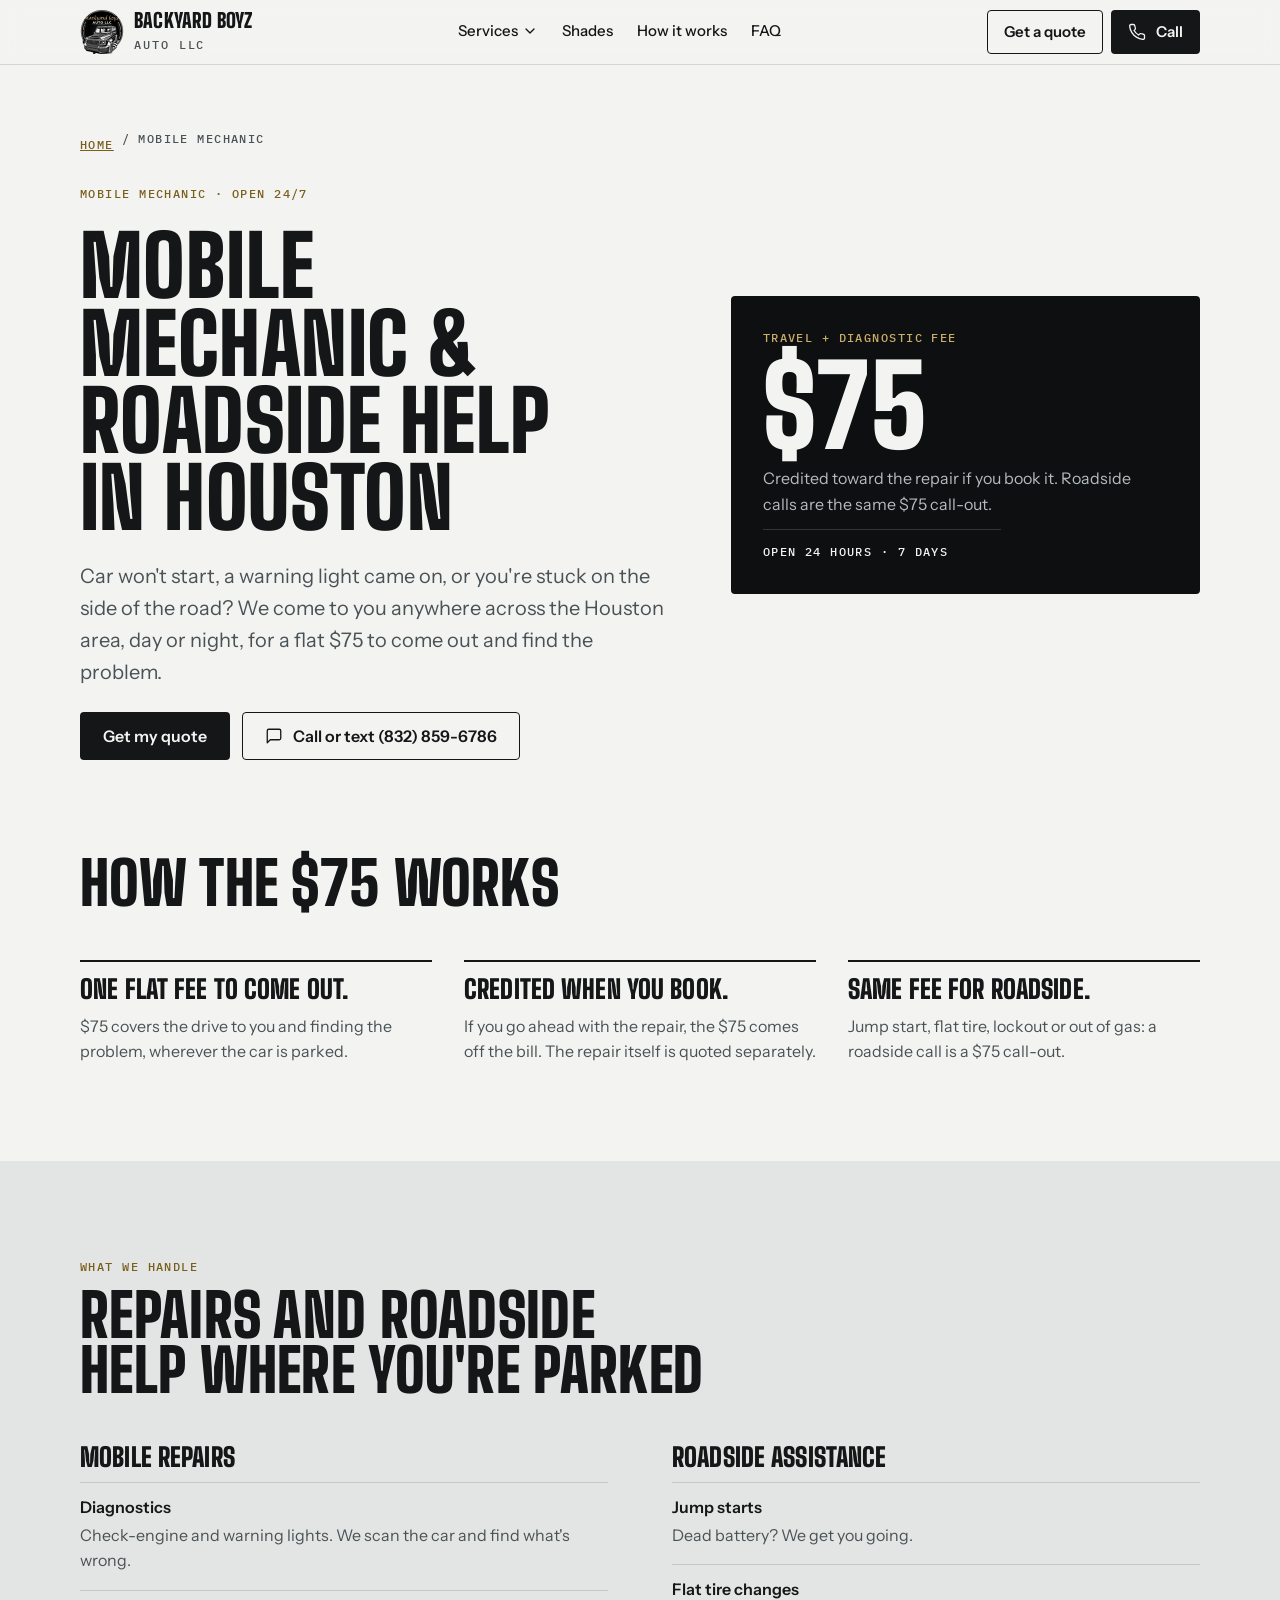
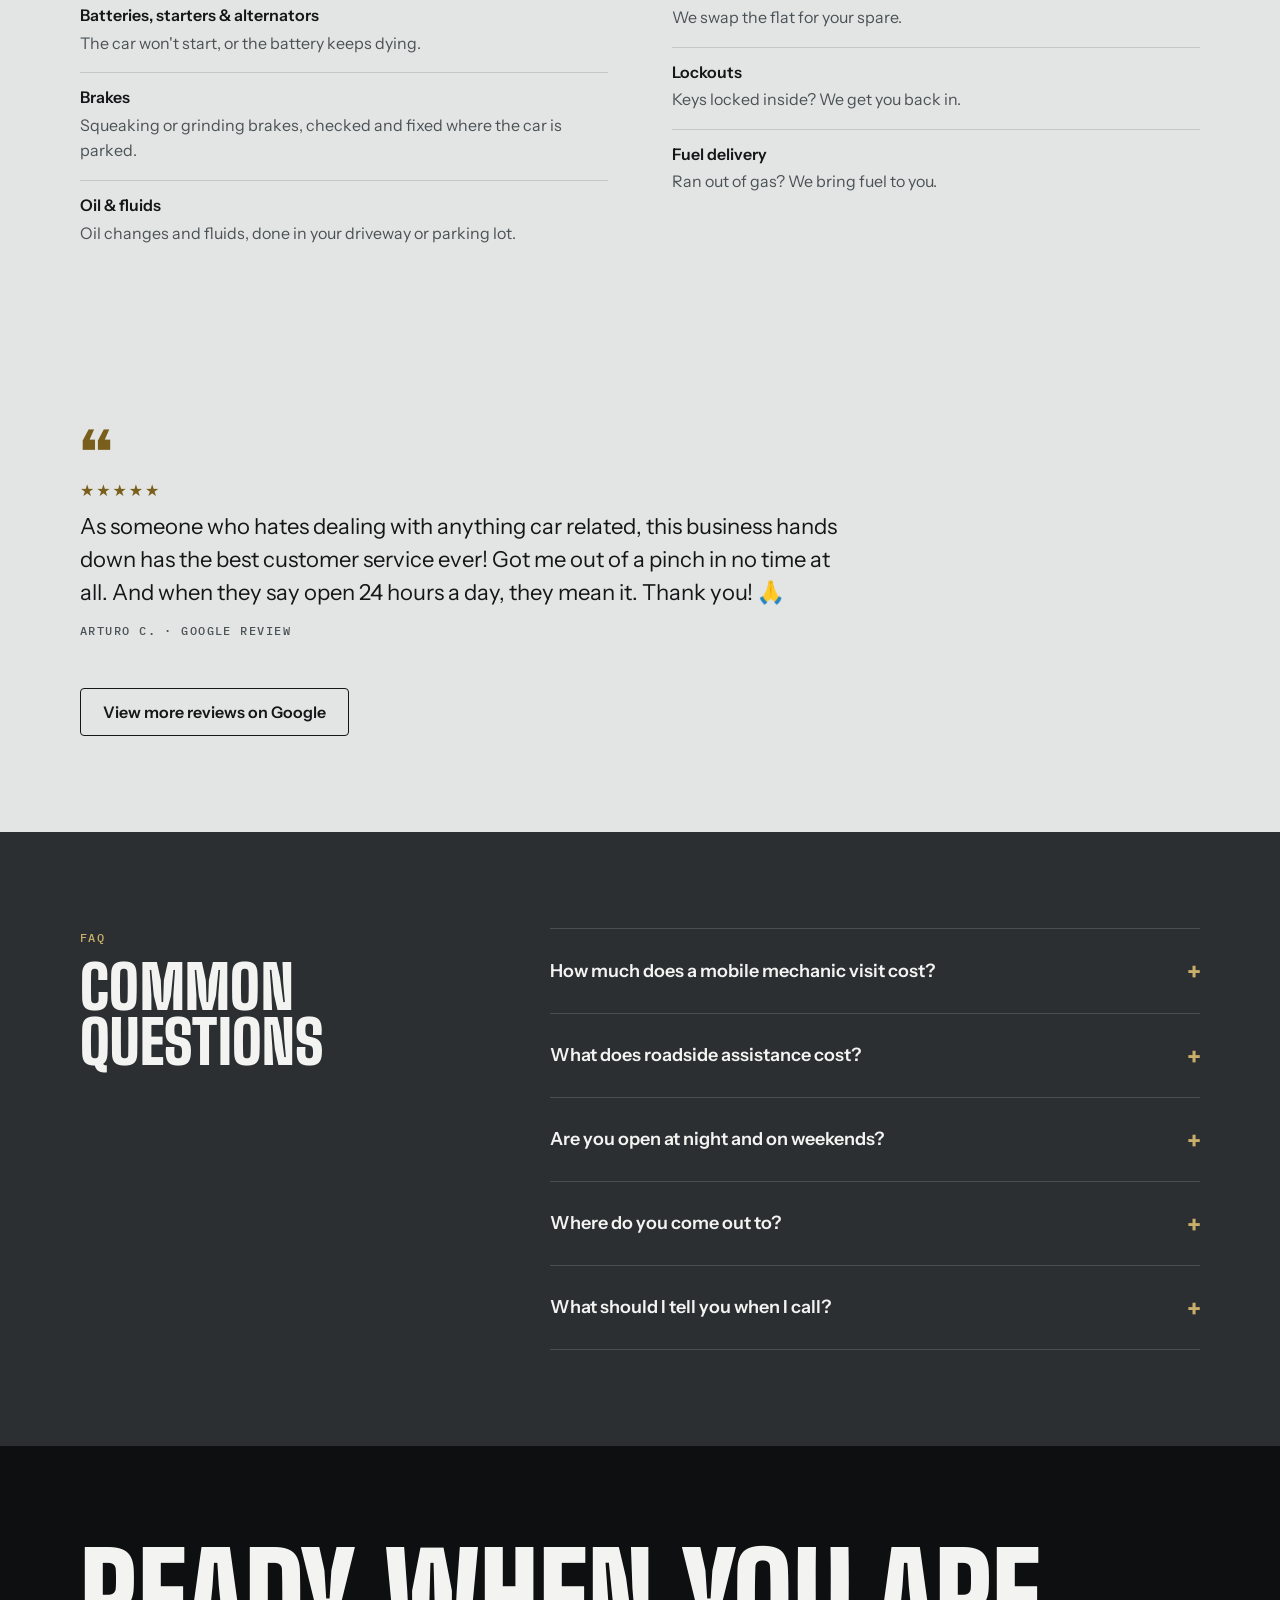
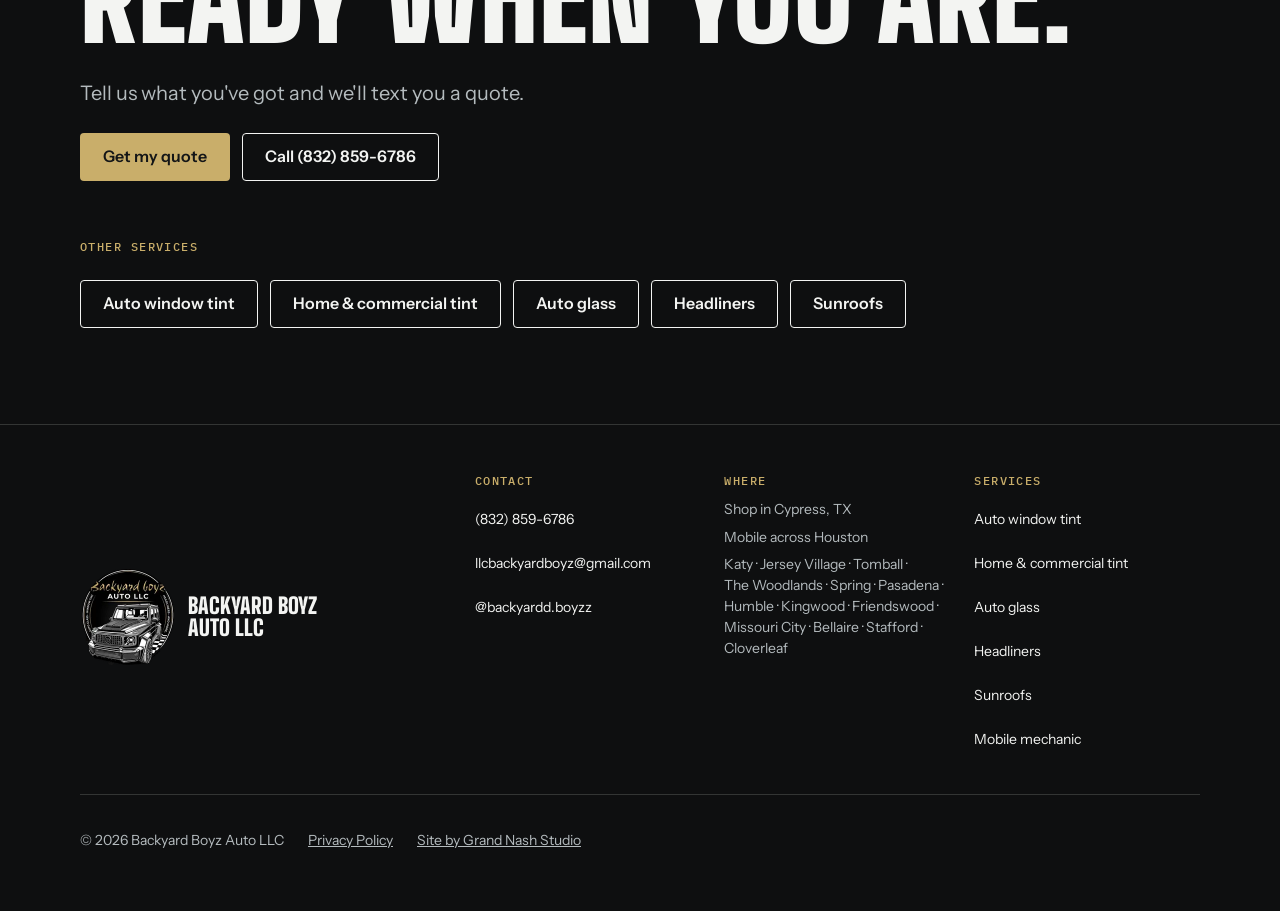
<file: mobile-mechanic.html>
<!DOCTYPE html>
<html lang="en">
<head>
<meta charset="UTF-8">
<meta name="viewport" content="width=device-width, initial-scale=1.0">
<meta name="color-scheme" content="light">
<meta http-equiv="Content-Security-Policy" content="default-src 'self'; base-uri 'none'; object-src 'none'; img-src 'self' data: https://*.hcaptcha.com; style-src 'self' 'unsafe-inline' https://*.hcaptcha.com; font-src 'self'; script-src 'self' 'unsafe-inline' https://hcaptcha.com https://*.hcaptcha.com; connect-src 'self' https://api.web3forms.com https://hcaptcha.com https://*.hcaptcha.com; frame-src https://hcaptcha.com https://*.hcaptcha.com; form-action 'self' https://api.web3forms.com; upgrade-insecure-requests">
<meta name="referrer" content="strict-origin-when-cross-origin">
<title>Mobile Mechanic &amp; Roadside Help in Houston | Backyard Boyz</title>
<meta name="description" content="Mobile mechanic and 24/7 roadside help in Cypress &amp; Houston: diagnostics, batteries, brakes, oil, jump starts, flat tires, lockouts, fuel. $75 call-out.">
<link rel="canonical" href="https://backyardboyzautollc.com/mobile-mechanic.html">
<meta name="robots" content="index, follow, max-image-preview:large">
<meta name="theme-color" content="#F3F4F2">
<link rel="icon" type="image/webp" href="favicon.webp">
<link rel="icon" type="image/png" sizes="48x48" href="favicon.png">
<link rel="apple-touch-icon" href="logo.webp">
<meta property="og:type" content="website">
<meta property="og:title" content="Mobile Mechanic &amp; Roadside Assistance in Houston | Backyard Boyz Auto LLC">
<meta property="og:description" content="Mobile mechanic and 24/7 roadside help in Cypress &amp; Houston: diagnostics, batteries, brakes, oil, jump starts, flat tires, lockouts, fuel. $75 call-out.">
<meta property="og:site_name" content="Backyard Boyz Auto LLC">
<meta property="og:url" content="https://backyardboyzautollc.com/mobile-mechanic.html">
<meta property="og:image" content="https://backyardboyzautollc.com/og-image.jpg">
<meta property="og:image:width" content="1200">
<meta property="og:image:height" content="630">
<meta property="og:image:alt" content="Backyard Boyz Auto LLC, window tinting in Houston">
<meta name="twitter:card" content="summary_large_image">
<meta name="twitter:title" content="Mobile Mechanic &amp; Roadside Assistance in Houston | Backyard Boyz Auto LLC">
<meta name="twitter:description" content="Mobile mechanic and 24/7 roadside help in Cypress &amp; Houston: diagnostics, batteries, brakes, oil, jump starts, flat tires, lockouts, fuel. $75 call-out.">
<meta name="twitter:image" content="https://backyardboyzautollc.com/og-image.jpg">
<link rel="preload" href="fonts/big-shoulders-display-latin.woff2" as="font" type="font/woff2" crossorigin>
<link rel="stylesheet" href="styles.css">
<script type="application/ld+json">
{
  "@context": "https://schema.org",
  "@graph": [
    {
      "@type": "Service",
      "@id": "https://backyardboyzautollc.com/mobile-mechanic.html#service",
      "name": "Mobile mechanic & roadside help in Houston",
      "serviceType": "Mobile mechanic and roadside assistance",
      "url": "https://backyardboyzautollc.com/mobile-mechanic.html",
      "provider": {
        "@id": "https://backyardboyzautollc.com/#business"
      },
      "areaServed": [
        {
          "@type": "City",
          "name": "Cypress, TX"
        },
        {
          "@type": "City",
          "name": "Houston, TX"
        },
        {
          "@type": "City",
          "name": "Katy, TX"
        },
        {
          "@type": "City",
          "name": "Jersey Village, TX"
        },
        {
          "@type": "City",
          "name": "Tomball, TX"
        },
        {
          "@type": "City",
          "name": "The Woodlands, TX"
        },
        {
          "@type": "City",
          "name": "Spring, TX"
        },
        {
          "@type": "City",
          "name": "Pasadena, TX"
        },
        {
          "@type": "City",
          "name": "Humble, TX"
        },
        {
          "@type": "City",
          "name": "Kingwood, TX"
        },
        {
          "@type": "City",
          "name": "Friendswood, TX"
        },
        {
          "@type": "City",
          "name": "Missouri City, TX"
        },
        {
          "@type": "City",
          "name": "Bellaire, TX"
        },
        {
          "@type": "City",
          "name": "Stafford, TX"
        },
        {
          "@type": "City",
          "name": "Cloverleaf, TX"
        }
      ],
      "offers": {
        "@type": "Offer",
        "price": "75",
        "priceCurrency": "USD",
        "description": "Travel and diagnostic fee, credited toward the repair if you book it. Roadside calls are the same $75 call-out."
      }
    },
    {
      "@type": "BreadcrumbList",
      "itemListElement": [
        {
          "@type": "ListItem",
          "position": 1,
          "name": "Home",
          "item": "https://backyardboyzautollc.com/"
        },
        {
          "@type": "ListItem",
          "position": 2,
          "name": "Mobile mechanic",
          "item": "https://backyardboyzautollc.com/mobile-mechanic.html"
        }
      ]
    }
  ]
}
</script>
</head>
<body>
<a class="sr-only skip" href="/?service=mechanic#quote">Skip to the quote form</a>

<header class="nav">
  <div class="wrap">
    <a class="brand" href="/" aria-label="Backyard Boyz Auto LLC, home">
      <img src="logo-88.webp" srcset="logo-88.webp 1x, logo-192.webp 2x" alt="" width="44" height="44">
      <span><b>Backyard Boyz</b><small>AUTO LLC</small></span>
    </a>
    <nav aria-label="Main">
      <ul class="nav-links">
        <li class="nav-menu">
          <details class="svc-menu">
            <summary>Services<svg viewBox="0 0 24 24" fill="none" stroke="currentColor" stroke-width="2" stroke-linecap="round" stroke-linejoin="round" aria-hidden="true"><path d="m6 9 6 6 6-6"/></svg></summary>
            <ul class="svc-menu-list">
              <li><a href="/#services">All services</a></li>
              <li><a href="/auto-window-tint.html">Auto tint</a></li>
              <li><a href="/home-window-tint.html">Home &amp; commercial tint</a></li>
              <li><a href="/auto-glass.html">Auto glass</a></li>
              <li><a href="/headliner-repair.html">Headliners</a></li>
              <li><a href="/sunroof-replacement.html">Sunroofs</a></li>
              <li><a href="/mobile-mechanic.html" aria-current="page">Mobile mechanic</a></li>
            </ul>
          </details>
        </li>
        <li><a href="/#shades">Shades</a></li>
        <li><a href="/#how">How it works</a></li>
        <li><a href="/#faq">FAQ</a></li>
      </ul>
    </nav>
    <div class="nav-cta">
      <a class="btn btn--line" href="/?service=mechanic#quote">Get a quote</a>
      <a class="btn btn--ink" href="tel:+18328596786"><svg viewBox="0 0 24 24" fill="none" stroke="currentColor" stroke-width="1.75" stroke-linecap="round" stroke-linejoin="round" aria-hidden="true"><path d="M22 16.9v3a2 2 0 0 1-2.2 2 19.8 19.8 0 0 1-8.6-3 19.5 19.5 0 0 1-6-6 19.8 19.8 0 0 1-3-8.7A2 2 0 0 1 4.1 2h3a2 2 0 0 1 2 1.7c.1 1 .4 2 .7 3a2 2 0 0 1-.5 2.1L8.1 10a16 16 0 0 0 6 6l1.2-1.2a2 2 0 0 1 2.1-.5c1 .3 2 .6 3 .7a2 2 0 0 1 1.7 2z"/></svg>Call</a>
    </div>
  </div>
</header>

<main id="top">

<section class="band band--clear page-hero" aria-labelledby="pageTitle">
  <div class="wrap">
    <div class="hero-copy">
      <nav class="crumbs mono" aria-label="Breadcrumb"><a href="/">Home</a><span aria-hidden="true">/</span><span aria-current="page">Mobile mechanic</span></nav>
      <span class="mono eyebrow">Mobile mechanic · Open 24/7</span>
      <h1 id="pageTitle">Mobile mechanic &amp; roadside help in Houston</h1>
      <p class="lede">Car won't start, a warning light came on, or you're stuck on the side of the road? We come to you anywhere across the Houston area, day or night, for a flat $75 to come out and find the problem.</p>
      <div class="cta-row">
        <a class="btn btn--ink" href="/?service=mechanic#quote">Get my quote</a>
        <a class="btn btn--line" href="tel:+18328596786"><svg viewBox="0 0 24 24" fill="none" stroke="currentColor" stroke-width="1.75" stroke-linecap="round" stroke-linejoin="round" aria-hidden="true"><path d="M21 15a2 2 0 0 1-2 2H7l-4 4V5a2 2 0 0 1 2-2h14a2 2 0 0 1 2 2z"/></svg>Call or text (832) 859-6786</a>
      </div>
    </div>
    <aside class="fee-card" aria-label="Mobile mechanic pricing">
      <span class="mono">Travel + diagnostic fee</span>
      <p class="fee">$75</p>
      <p>Credited toward the repair if you book it. Roadside calls are the same $75 call-out.</p>
      <p class="mono fee-hours">Open 24 hours · 7 days</p>
    </aside>
  </div>
</section>

<section class="band band--clear" aria-labelledby="pointsTitle" style="padding-top:0">
  <div class="wrap">
    <div class="sec-head">
      <h2 id="pointsTitle">How the $75 works</h2>
    </div>
    <div class="benefits">
      <div class="benefit">
        <h3>One flat fee to come out.</h3>
        <p>$75 covers the drive to you and finding the problem, wherever the car is parked.</p>
      </div>
      <div class="benefit">
        <h3>Credited when you book.</h3>
        <p>If you go ahead with the repair, the $75 comes off the bill. The repair itself is quoted separately.</p>
      </div>
      <div class="benefit">
        <h3>Same fee for roadside.</h3>
        <p>Jump start, flat tire, lockout or out of gas: a roadside call is a $75 call-out.</p>
      </div>
    </div>
  </div>
</section>

<section class="band band--haze" aria-labelledby="mechTitle">
  <div class="wrap">
    <div class="sec-head">
      <span class="mono eyebrow">What we handle</span>
      <h2 id="mechTitle">Repairs and roadside help where you're parked</h2>
    </div>
    <div class="svc-lists">
      <div>
        <h3>Mobile repairs</h3>
        <ul>
          <li><b>Diagnostics</b>Check-engine and warning lights. We scan the car and find what's wrong.</li>
          <li><b>Batteries, starters &amp; alternators</b>The car won't start, or the battery keeps dying.</li>
          <li><b>Brakes</b>Squeaking or grinding brakes, checked and fixed where the car is parked.</li>
          <li><b>Oil &amp; fluids</b>Oil changes and fluids, done in your driveway or parking lot.</li>
        </ul>
      </div>
      <div>
        <h3>Roadside assistance</h3>
        <ul>
          <li><b>Jump starts</b>Dead battery? We get you going.</li>
          <li><b>Flat tire changes</b>We swap the flat for your spare.</li>
          <li><b>Lockouts</b>Keys locked inside? We get you back in.</li>
          <li><b>Fuel delivery</b>Ran out of gas? We bring fuel to you.</li>
        </ul>
      </div>
    </div>
  </div>
</section>

<section class="band band--haze" aria-labelledby="revTitle">
  <div class="wrap">
    <figure class="quote-card quote-solo">
      <span class="stars" aria-label="5 out of 5 stars">★★★★★</span>
      <blockquote><p>As someone who hates dealing with anything car related, this business hands down has the best customer service ever! Got me out of a pinch in no time at all. And when they say open 24 hours a day, they mean it. Thank you! 🙏</p></blockquote>
      <figcaption class="mono">Arturo C. · Google review</figcaption>
    </figure>
    <a class="btn btn--line reviews-more" href="https://www.google.com/search?q=backyard+boyz+auto+llc+reviews" target="_blank" rel="noopener">View more reviews on Google</a>
  </div>
</section>

<section class="band band--smoke" aria-labelledby="faqTitle">
  <div class="wrap faq-wrap">
    <div class="sec-head">
      <span class="mono eyebrow">FAQ</span>
      <h2 id="faqTitle">Common questions</h2>
    </div>
    <div class="faq">
      <details>
        <summary>How much does a mobile mechanic visit cost?</summary>
        <div class="a"><p>There's a $75 travel and diagnostic fee to come out and find the problem. If you book the repair, the $75 comes off the bill. The repair itself is quoted separately.</p></div>
      </details>
      <details>
        <summary>What does roadside assistance cost?</summary>
        <div class="a"><p>A roadside call is a $75 call-out. That covers jump starts, flat tire changes, lockouts and fuel delivery.</p></div>
      </details>
      <details>
        <summary>Are you open at night and on weekends?</summary>
        <div class="a"><p>Yes. We're open 24 hours a day, 7 days a week.</p></div>
      </details>
      <details>
        <summary>Where do you come out to?</summary>
        <div class="a"><p>We're mobile across Houston, Katy, Jersey Village, Tomball, The Woodlands, Spring, Pasadena, Humble, Kingwood, Friendswood, Missouri City, Bellaire, Stafford and Cloverleaf, and our shop is in Cypress.</p></div>
      </details>
      <details>
        <summary>What should I tell you when I call?</summary>
        <div class="a"><p>Your year, make and model, what the car is doing (or not doing), and where it's parked. A photo of any warning light on the dash helps.</p></div>
      </details>
    </div>
  </div>
</section>

<section class="band band--limo closing" aria-labelledby="closeTitle">
  <div class="wrap">
    <h2 id="closeTitle">Ready when you are.</h2>
    <p>Tell us what you've got and we'll text you a quote.</p>
    <div class="cta-row">
      <a class="btn btn--gold" href="/?service=mechanic#quote">Get my quote</a>
      <a class="btn btn--line" href="tel:+18328596786">Call (832) 859-6786</a>
    </div>
    <span class="mono eyebrow" style="margin-top:var(--s-6)">Other services</span>
    <div class="cta-row">
      <a class="btn btn--line" href="auto-window-tint.html">Auto window tint</a>
      <a class="btn btn--line" href="home-window-tint.html">Home &amp; commercial tint</a>
      <a class="btn btn--line" href="auto-glass.html">Auto glass</a>
      <a class="btn btn--line" href="headliner-repair.html">Headliners</a>
      <a class="btn btn--line" href="sunroof-replacement.html">Sunroofs</a>
    </div>
  </div>
</section>

</main>

<footer>
  <div class="wrap">
    <div class="f-brand">
      <img src="logo-192.webp" alt="Backyard Boyz Auto LLC logo" width="96" height="96" loading="lazy">
      <b>Backyard Boyz<br>Auto LLC</b>
    </div>
    <div class="f-cols">
      <div>
        <h3>CONTACT</h3>
        <ul>
          <li><a href="tel:+18328596786">(832) 859-6786</a></li>
          <li><a href="mailto:llcbackyardboyz@gmail.com">llcbackyardboyz@gmail.com</a></li>
          <li><a href="https://instagram.com/backyardd.boyzz" target="_blank" rel="noopener">@backyardd.boyzz</a></li>
        </ul>
      </div>
      <div>
        <h3>WHERE</h3>
        <ul>
          <li>Shop in Cypress, TX</li>
          <li>Mobile across Houston</li>
          <li class="f-area">Katy · Jersey&nbsp;Village · Tomball · The&nbsp;Woodlands · Spring · Pasadena · Humble · Kingwood · Friendswood · Missouri&nbsp;City · Bellaire · Stafford · Cloverleaf</li>
        </ul>
      </div>
      <div>
        <h3>SERVICES</h3>
        <ul>
          <li><a href="auto-window-tint.html">Auto window tint</a></li>
          <li><a href="home-window-tint.html">Home &amp; commercial tint</a></li>
          <li><a href="auto-glass.html">Auto glass</a></li>
          <li><a href="headliner-repair.html">Headliners</a></li>
          <li><a href="sunroof-replacement.html">Sunroofs</a></li>
          <li><a href="mobile-mechanic.html">Mobile mechanic</a></li>
        </ul>
      </div>
    </div>
    <div class="f-legal">
      <span>© <span id="yr">2026</span> Backyard Boyz Auto LLC</span>
      <a href="privacy.html">Privacy Policy</a>
      <a href="https://grandnashstudio.com">Site by Grand Nash Studio</a>
    </div>
  </div>
</footer>

<div class="mobar">
  <a class="btn btn--line" href="tel:+18328596786">Call now</a>
  <a class="btn btn--gold" href="/?service=mechanic#quote">Get a quote</a>
</div>

<script>document.getElementById('yr').textContent = new Date().getFullYear();</script>
<script src="nav.js" defer></script>
</body>
</html>
</file>
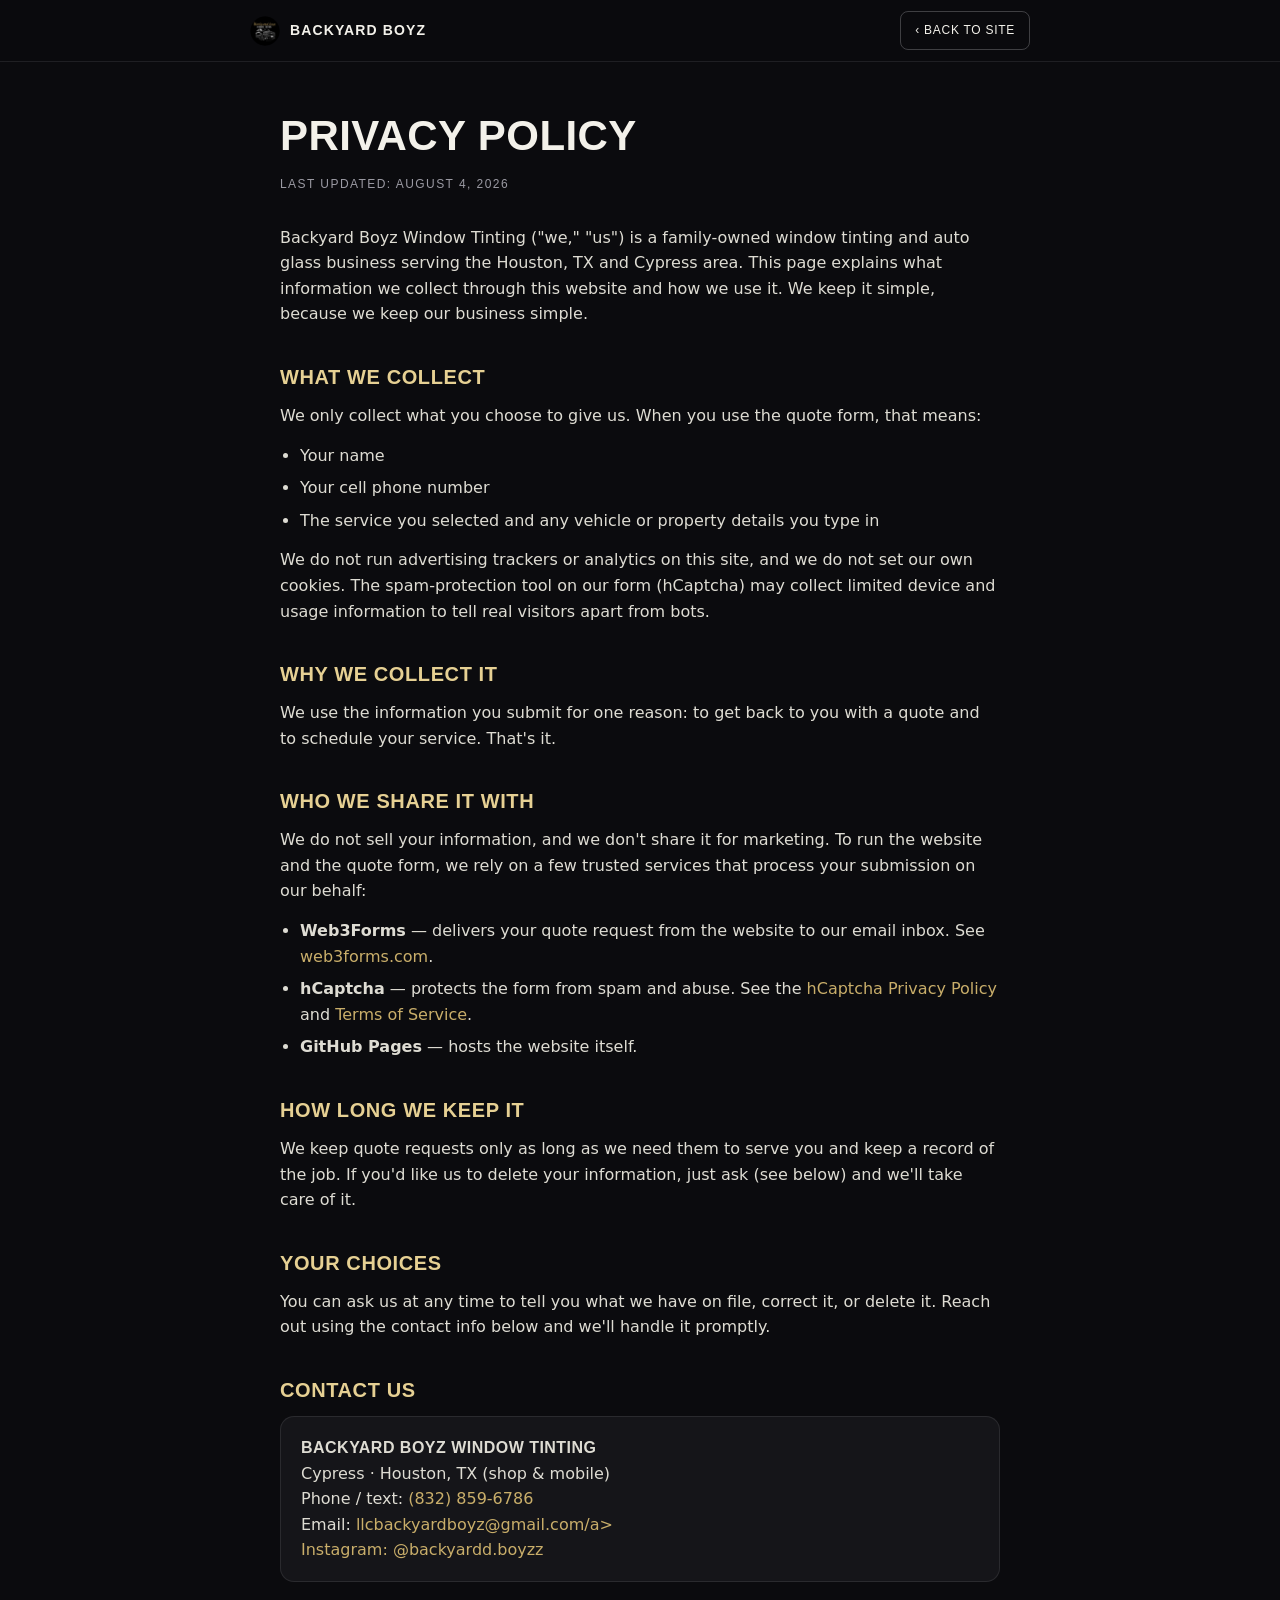
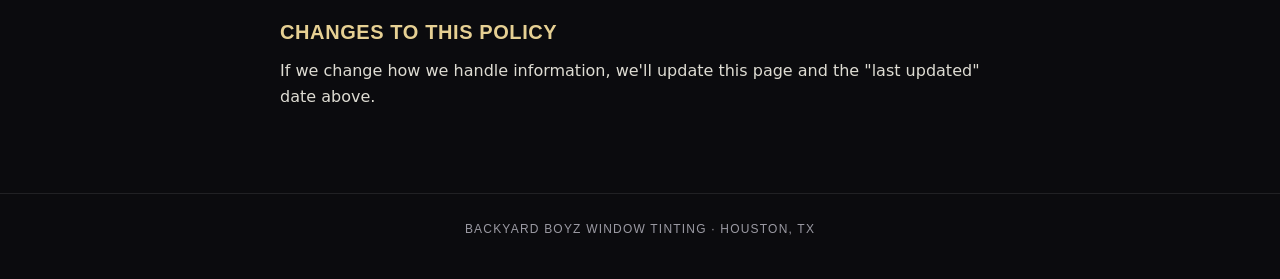
<file: privacy (1).html>
<!DOCTYPE html>
<html lang="en">
<head>
<meta charset="UTF-8">
<meta name="viewport" content="width=device-width, initial-scale=1.0">
<meta name="color-scheme" content="dark">
<meta http-equiv="Content-Security-Policy" content="default-src 'self'; base-uri 'none'; object-src 'none'; frame-src 'none'; img-src 'self' data:; style-src 'self' 'unsafe-inline' https://fonts.googleapis.com; font-src https://fonts.gstatic.com; script-src 'none'; form-action 'none'; upgrade-insecure-requests">
<meta name="referrer" content="strict-origin-when-cross-origin">
<meta name="robots" content="index, follow">
<title>Privacy Policy · Backyard Boyz Window Tinting</title>
<meta name="description" content="How Backyard Boyz Window Tinting collects and uses the information you submit through our website.">
<link rel="icon" type="image/webp" href="[data-uri]">
<link rel="apple-touch-icon" href="[data-uri]">
<link rel="preconnect" href="https://fonts.googleapis.com">
<link rel="preconnect" href="https://fonts.gstatic.com" crossorigin>
<link href="https://fonts.googleapis.com/css2?family=Inter:wght@400;500;600;700&family=Oswald:wght@400;500;600;700&display=swap" rel="stylesheet">
<style>
:root{
  color-scheme:only dark;
  --bg:#0b0b0e; --panel:#151519; --ink:#F3F1EA; --muted:#9b9aa3;
  --gold:#C9AE6A; --gold-2:#E6D093; --line:rgba(255,255,255,.09);
  --head:"Oswald",sans-serif; --body:"Inter",system-ui,-apple-system,sans-serif;
}
*{box-sizing:border-box;}
html{background:var(--bg);-webkit-text-size-adjust:100%;}
body{margin:0;background:var(--bg);color:var(--ink);font-family:var(--body);line-height:1.6;-webkit-font-smoothing:antialiased;}
a{color:var(--gold);text-decoration:none;}
a:hover{text-decoration:underline;}
.topbar{position:sticky;top:0;background:rgba(11,11,14,.9);backdrop-filter:blur(10px);border-bottom:1px solid var(--line);}
.topbar-in{display:flex;align-items:center;justify-content:space-between;gap:12px;max-width:820px;margin:0 auto;padding:11px 20px;}
.brand{display:flex;align-items:center;gap:10px;font-family:var(--head);text-transform:uppercase;letter-spacing:.08em;font-weight:600;font-size:14px;color:var(--ink);}
.brand img{width:30px;height:30px;border-radius:50%;}
.back{font-family:var(--head);text-transform:uppercase;letter-spacing:.06em;font-size:12px;border:1.5px solid rgba(255,255,255,.22);padding:9px 14px;border-radius:8px;color:var(--ink);}
.back:hover{border-color:var(--gold);color:var(--gold);text-decoration:none;}
main{max-width:760px;margin:0 auto;padding:40px 20px 70px;}
h1{font-family:var(--head);text-transform:uppercase;font-weight:600;font-size:clamp(28px,7vw,42px);margin:0 0 6px;letter-spacing:.01em;}
.updated{font-family:var(--head);text-transform:uppercase;letter-spacing:.12em;font-size:12px;color:var(--muted);margin:0 0 30px;}
h2{font-family:var(--head);text-transform:uppercase;letter-spacing:.03em;font-weight:600;font-size:20px;margin:34px 0 10px;color:var(--gold-2);}
p{margin:0 0 14px;color:#dedcd3;}
ul{margin:0 0 14px;padding-left:20px;color:#dedcd3;}
li{margin-bottom:7px;}
.contact{background:var(--panel);border:1px solid var(--line);border-radius:14px;padding:18px 20px;margin-top:10px;}
.contact b{font-family:var(--head);text-transform:uppercase;letter-spacing:.03em;}
footer{border-top:1px solid var(--line);text-align:center;padding:26px 20px 40px;color:var(--muted);font-family:var(--head);text-transform:uppercase;letter-spacing:.1em;font-size:12px;}
:focus-visible{outline:2px solid var(--gold);outline-offset:2px;}
</style>
</head>
<body>
<div class="topbar"><div class="topbar-in">
  <span class="brand"><img src="[data-uri]" alt="">Backyard Boyz</span>
  <a class="back" href="index.html">‹ Back to site</a>
</div></div>

<main>
  <h1>Privacy Policy</h1>
  <p class="updated">Last updated: August 4, 2026</p>

  <p>Backyard Boyz Window Tinting ("we," "us") is a family-owned window tinting and auto glass business serving the Houston, TX and Cypress area. This page explains what information we collect through this website and how we use it. We keep it simple, because we keep our business simple.</p>

  <h2>What we collect</h2>
  <p>We only collect what you choose to give us. When you use the quote form, that means:</p>
  <ul>
    <li>Your name</li>
    <li>Your cell phone number</li>
    <li>The service you selected and any vehicle or property details you type in</li>
  </ul>
  <p>We do not run advertising trackers or analytics on this site, and we do not set our own cookies. The spam-protection tool on our form (hCaptcha) may collect limited device and usage information to tell real visitors apart from bots.</p>

  <h2>Why we collect it</h2>
  <p>We use the information you submit for one reason: to get back to you with a quote and to schedule your service. That's it.</p>

  <h2>Who we share it with</h2>
  <p>We do not sell your information, and we don't share it for marketing. To run the website and the quote form, we rely on a few trusted services that process your submission on our behalf:</p>
  <ul>
    <li><b>Web3Forms</b> — delivers your quote request from the website to our email inbox. See <a href="https://web3forms.com" target="_blank" rel="noopener">web3forms.com</a>.</li>
    <li><b>hCaptcha</b> — protects the form from spam and abuse. See the <a href="https://www.hcaptcha.com/privacy" target="_blank" rel="noopener">hCaptcha Privacy Policy</a> and <a href="https://www.hcaptcha.com/terms" target="_blank" rel="noopener">Terms of Service</a>.</li>
    <li><b>GitHub Pages</b> — hosts the website itself.</li>
  </ul>

  <h2>How long we keep it</h2>
  <p>We keep quote requests only as long as we need them to serve you and keep a record of the job. If you'd like us to delete your information, just ask (see below) and we'll take care of it.</p>

  <h2>Your choices</h2>
  <p>You can ask us at any time to tell you what we have on file, correct it, or delete it. Reach out using the contact info below and we'll handle it promptly.</p>

  <h2>Contact us</h2>
  <div class="contact">
    <p style="margin:0"><b>Backyard Boyz Window Tinting</b><br>
    Cypress · Houston, TX (shop &amp; mobile)<br>
    Phone / text: <a href="tel:+18328596786">(832) 859-6786</a><br>
    Email: <a href="mailto:llcbackyardboyz@gmail.com">llcbackyardboyz@gmail.com/a><br>
    Instagram: <a href="https://instagram.com/backyardd.boyzz" target="_blank" rel="noopener">@backyardd.boyzz</a></p>
  </div>

  <h2>Changes to this policy</h2>
  <p>If we change how we handle information, we'll update this page and the "last updated" date above.</p>
</main>

<footer>Backyard Boyz Window Tinting · Houston, TX</footer>
</body>
</html>
</file>
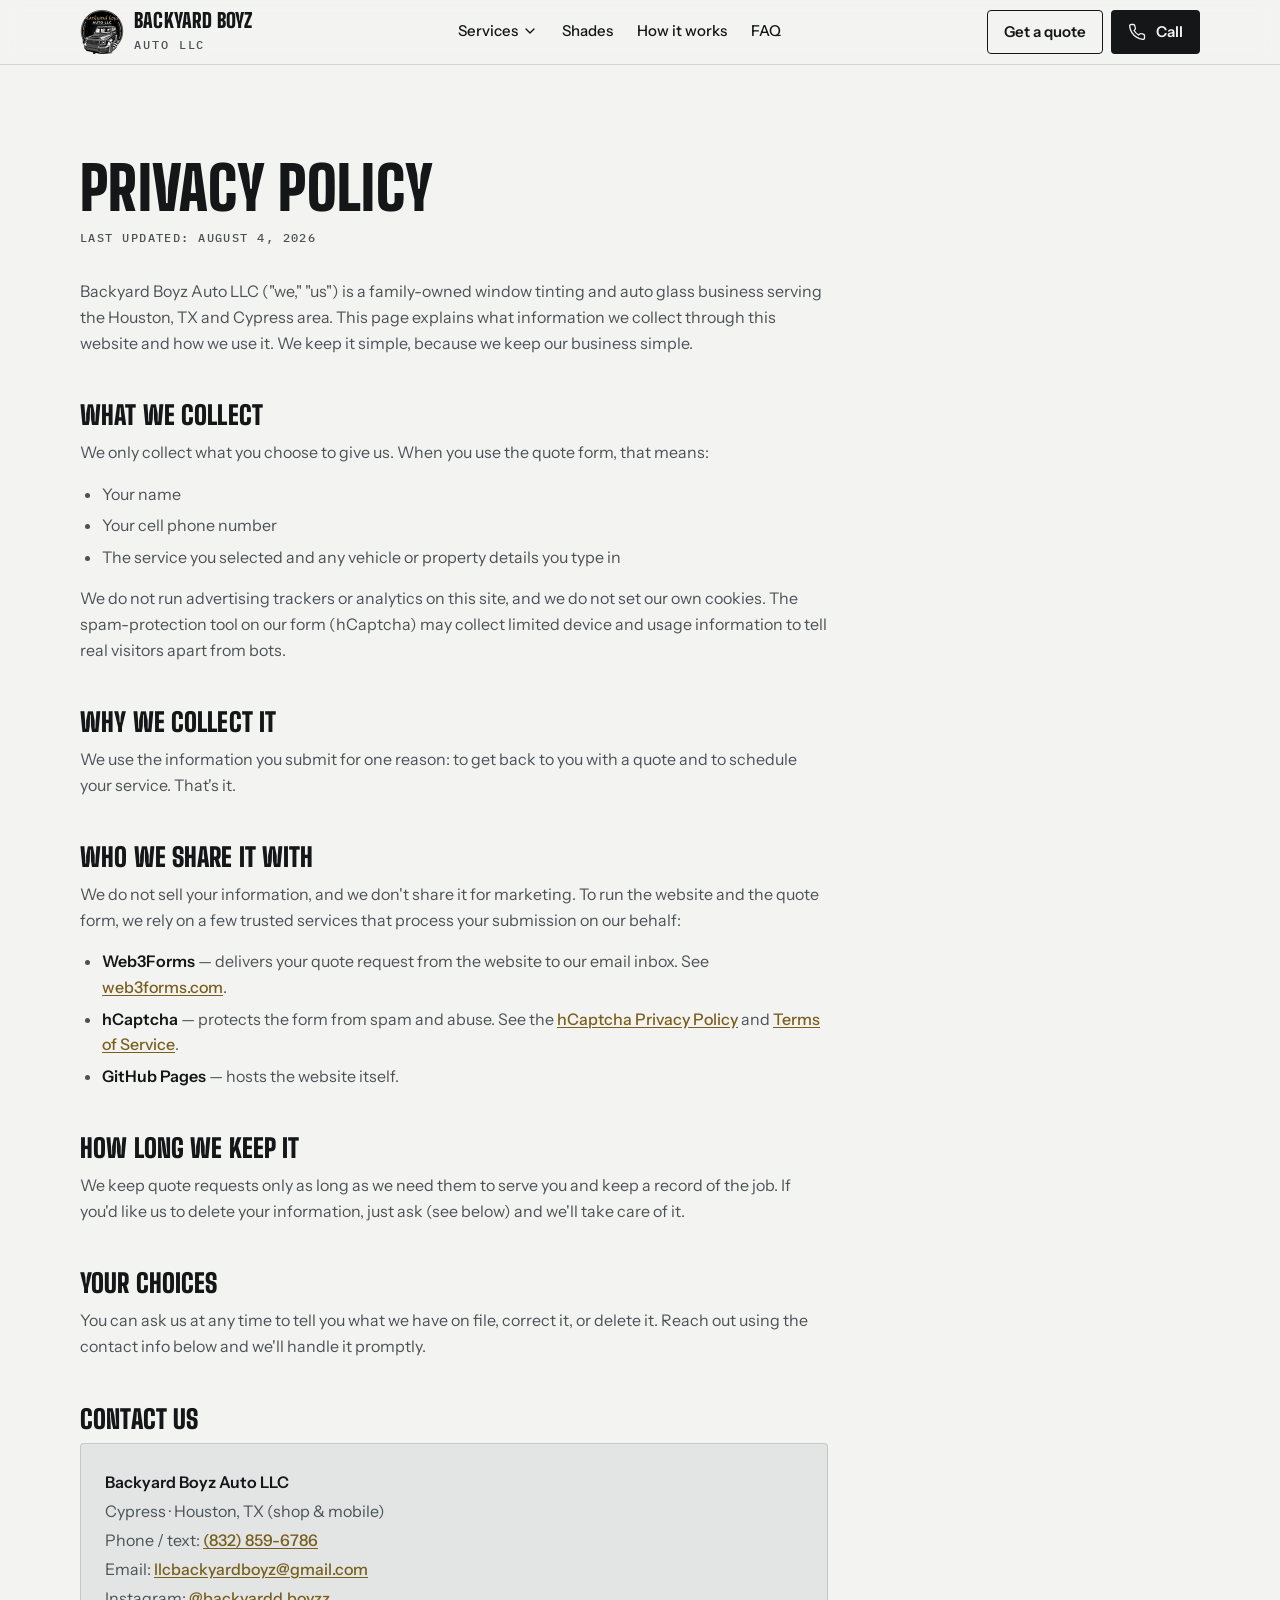
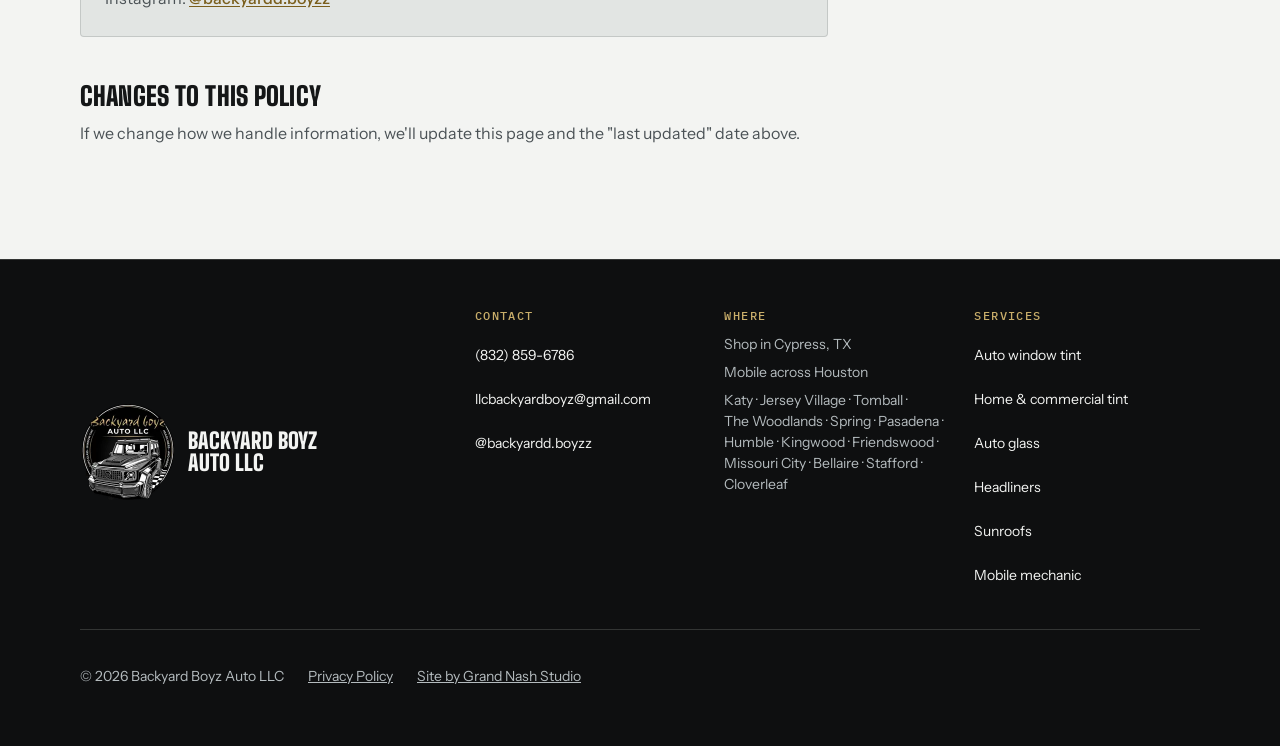
<file: privacy.html>
<!DOCTYPE html>
<html lang="en">
<head>
<meta charset="UTF-8">
<meta name="viewport" content="width=device-width, initial-scale=1.0">
<meta name="color-scheme" content="light">
<meta http-equiv="Content-Security-Policy" content="default-src 'self'; base-uri 'none'; object-src 'none'; img-src 'self' data: https://*.hcaptcha.com; style-src 'self' 'unsafe-inline' https://*.hcaptcha.com; font-src 'self'; script-src 'self' 'unsafe-inline' https://hcaptcha.com https://*.hcaptcha.com; connect-src 'self' https://api.web3forms.com https://hcaptcha.com https://*.hcaptcha.com; frame-src https://hcaptcha.com https://*.hcaptcha.com; form-action 'self' https://api.web3forms.com; upgrade-insecure-requests">
<meta name="referrer" content="strict-origin-when-cross-origin">
<meta name="robots" content="index, follow">
<title>Privacy Policy · Backyard Boyz Auto LLC</title>
<meta name="description" content="How Backyard Boyz Auto LLC collects and uses the information you submit through our website.">
<link rel="canonical" href="https://backyardboyzautollc.com/privacy.html">
<meta name="theme-color" content="#F3F4F2">
<meta property="og:type" content="website">
<meta property="og:title" content="Privacy Policy · Backyard Boyz Auto LLC">
<meta property="og:description" content="How Backyard Boyz Auto LLC collects and uses the information you submit through our website.">
<meta property="og:site_name" content="Backyard Boyz Auto LLC">
<meta property="og:url" content="https://backyardboyzautollc.com/privacy.html">
<meta property="og:image" content="https://backyardboyzautollc.com/og-image.jpg">
<meta property="og:image:width" content="1200">
<meta property="og:image:height" content="630">
<meta property="og:image:alt" content="Backyard Boyz Auto LLC, window tinting in Houston">
<meta name="twitter:card" content="summary_large_image">
<meta name="twitter:title" content="Privacy Policy · Backyard Boyz Auto LLC">
<meta name="twitter:description" content="How Backyard Boyz Auto LLC collects and uses the information you submit through our website.">
<meta name="twitter:image" content="https://backyardboyzautollc.com/og-image.jpg">
<link rel="icon" type="image/webp" href="favicon.webp">
<link rel="icon" type="image/png" sizes="48x48" href="favicon.png">
<link rel="apple-touch-icon" href="logo.webp">
<link rel="preload" href="fonts/big-shoulders-display-latin.woff2" as="font" type="font/woff2" crossorigin>
<link rel="stylesheet" href="styles.css">
</head>
<body>
<a class="sr-only skip" href="#main">Skip to content</a>

<header class="nav">
  <div class="wrap">
    <a class="brand" href="/" aria-label="Backyard Boyz Auto LLC, home">
      <img src="logo-88.webp" srcset="logo-88.webp 1x, logo-192.webp 2x" alt="" width="44" height="44">
      <span><b>Backyard Boyz</b><small>AUTO LLC</small></span>
    </a>
    <nav aria-label="Main">
      <ul class="nav-links">
        <li class="nav-menu">
          <details class="svc-menu">
            <summary>Services<svg viewBox="0 0 24 24" fill="none" stroke="currentColor" stroke-width="2" stroke-linecap="round" stroke-linejoin="round" aria-hidden="true"><path d="m6 9 6 6 6-6"/></svg></summary>
            <ul class="svc-menu-list">
              <li><a href="/#services">All services</a></li>
              <li><a href="/auto-window-tint.html">Auto tint</a></li>
              <li><a href="/home-window-tint.html">Home &amp; commercial tint</a></li>
              <li><a href="/auto-glass.html">Auto glass</a></li>
              <li><a href="/headliner-repair.html">Headliners</a></li>
              <li><a href="/sunroof-replacement.html">Sunroofs</a></li>
              <li><a href="/mobile-mechanic.html">Mobile mechanic</a></li>
            </ul>
          </details>
        </li>
        <li><a href="/#shades">Shades</a></li>
        <li><a href="/#how">How it works</a></li>
        <li><a href="/#faq">FAQ</a></li>
      </ul>
    </nav>
    <div class="nav-cta">
      <a class="btn btn--line" href="/#quote">Get a quote</a>
      <a class="btn btn--ink" href="tel:+18328596786"><svg viewBox="0 0 24 24" fill="none" stroke="currentColor" stroke-width="1.75" stroke-linecap="round" stroke-linejoin="round" aria-hidden="true"><path d="M22 16.9v3a2 2 0 0 1-2.2 2 19.8 19.8 0 0 1-8.6-3 19.5 19.5 0 0 1-6-6 19.8 19.8 0 0 1-3-8.7A2 2 0 0 1 4.1 2h3a2 2 0 0 1 2 1.7c.1 1 .4 2 .7 3a2 2 0 0 1-.5 2.1L8.1 10a16 16 0 0 0 6 6l1.2-1.2a2 2 0 0 1 2.1-.5c1 .3 2 .6 3 .7a2 2 0 0 1 1.7 2z"/></svg>Call</a>
    </div>
  </div>
</header>

<main id="main" class="band band--clear policy">
<div class="wrap">
<div class="policy-body">
<!-- policy:start -->
  <h1>Privacy Policy</h1>
  <p class="updated">Last updated: August 4, 2026</p>

  <p>Backyard Boyz Auto LLC ("we," "us") is a family-owned window tinting and auto glass business serving the Houston, TX and Cypress area. This page explains what information we collect through this website and how we use it. We keep it simple, because we keep our business simple.</p>

  <h2>What we collect</h2>
  <p>We only collect what you choose to give us. When you use the quote form, that means:</p>
  <ul>
    <li>Your name</li>
    <li>Your cell phone number</li>
    <li>The service you selected and any vehicle or property details you type in</li>
  </ul>
  <p>We do not run advertising trackers or analytics on this site, and we do not set our own cookies. The spam-protection tool on our form (hCaptcha) may collect limited device and usage information to tell real visitors apart from bots.</p>

  <h2>Why we collect it</h2>
  <p>We use the information you submit for one reason: to get back to you with a quote and to schedule your service. That's it.</p>

  <h2>Who we share it with</h2>
  <p>We do not sell your information, and we don't share it for marketing. To run the website and the quote form, we rely on a few trusted services that process your submission on our behalf:</p>
  <ul>
    <li><b>Web3Forms</b> — delivers your quote request from the website to our email inbox. See <a href="https://web3forms.com" target="_blank" rel="noopener">web3forms.com</a>.</li>
    <li><b>hCaptcha</b> — protects the form from spam and abuse. See the <a href="https://www.hcaptcha.com/privacy" target="_blank" rel="noopener">hCaptcha Privacy Policy</a> and <a href="https://www.hcaptcha.com/terms" target="_blank" rel="noopener">Terms of Service</a>.</li>
    <li><b>GitHub Pages</b> — hosts the website itself.</li>
  </ul>

  <h2>How long we keep it</h2>
  <p>We keep quote requests only as long as we need them to serve you and keep a record of the job. If you'd like us to delete your information, just ask (see below) and we'll take care of it.</p>

  <h2>Your choices</h2>
  <p>You can ask us at any time to tell you what we have on file, correct it, or delete it. Reach out using the contact info below and we'll handle it promptly.</p>

  <h2>Contact us</h2>
  <div class="contact">
    <p style="margin:0"><b>Backyard Boyz Auto LLC</b><br>
    Cypress · Houston, TX (shop &amp; mobile)<br>
    Phone / text: <a href="tel:+18328596786">(832) 859-6786</a><br>
    Email: <a href="mailto:llcbackyardboyz@gmail.com">llcbackyardboyz@gmail.com</a><br>
    Instagram: <a href="https://instagram.com/backyardd.boyzz" target="_blank" rel="noopener">@backyardd.boyzz</a></p>
  </div>

  <h2>Changes to this policy</h2>
  <p>If we change how we handle information, we'll update this page and the "last updated" date above.</p>
<!-- policy:end -->
</div>
</div>
</main>

<footer>
  <div class="wrap">
    <div class="f-brand">
      <img src="logo-192.webp" alt="Backyard Boyz Auto LLC logo" width="96" height="96" loading="lazy">
      <b>Backyard Boyz<br>Auto LLC</b>
    </div>
    <div class="f-cols">
      <div>
        <h3>CONTACT</h3>
        <ul>
          <li><a href="tel:+18328596786">(832) 859-6786</a></li>
          <li><a href="mailto:llcbackyardboyz@gmail.com">llcbackyardboyz@gmail.com</a></li>
          <li><a href="https://instagram.com/backyardd.boyzz" target="_blank" rel="noopener">@backyardd.boyzz</a></li>
        </ul>
      </div>
      <div>
        <h3>WHERE</h3>
        <ul>
          <li>Shop in Cypress, TX</li>
          <li>Mobile across Houston</li>
          <li class="f-area">Katy · Jersey&nbsp;Village · Tomball · The&nbsp;Woodlands · Spring · Pasadena · Humble · Kingwood · Friendswood · Missouri&nbsp;City · Bellaire · Stafford · Cloverleaf</li>
        </ul>
      </div>
      <div>
        <h3>SERVICES</h3>
        <ul>
          <li><a href="auto-window-tint.html">Auto window tint</a></li>
          <li><a href="home-window-tint.html">Home &amp; commercial tint</a></li>
          <li><a href="auto-glass.html">Auto glass</a></li>
          <li><a href="headliner-repair.html">Headliners</a></li>
          <li><a href="sunroof-replacement.html">Sunroofs</a></li>
          <li><a href="mobile-mechanic.html">Mobile mechanic</a></li>
        </ul>
      </div>
    </div>
    <div class="f-legal">
      <span>© <span id="yr">2026</span> Backyard Boyz Auto LLC</span>
      <a href="privacy.html">Privacy Policy</a>
      <a href="https://grandnashstudio.com">Site by Grand Nash Studio</a>
    </div>
  </div>
</footer>

<div class="mobar">
  <a class="btn btn--line" href="tel:+18328596786">Call now</a>
  <a class="btn btn--gold" href="/#quote">Get a quote</a>
</div>

<script>document.getElementById('yr').textContent = new Date().getFullYear();</script>
<script src="nav.js" defer></script>
</body>
</html>
</file>
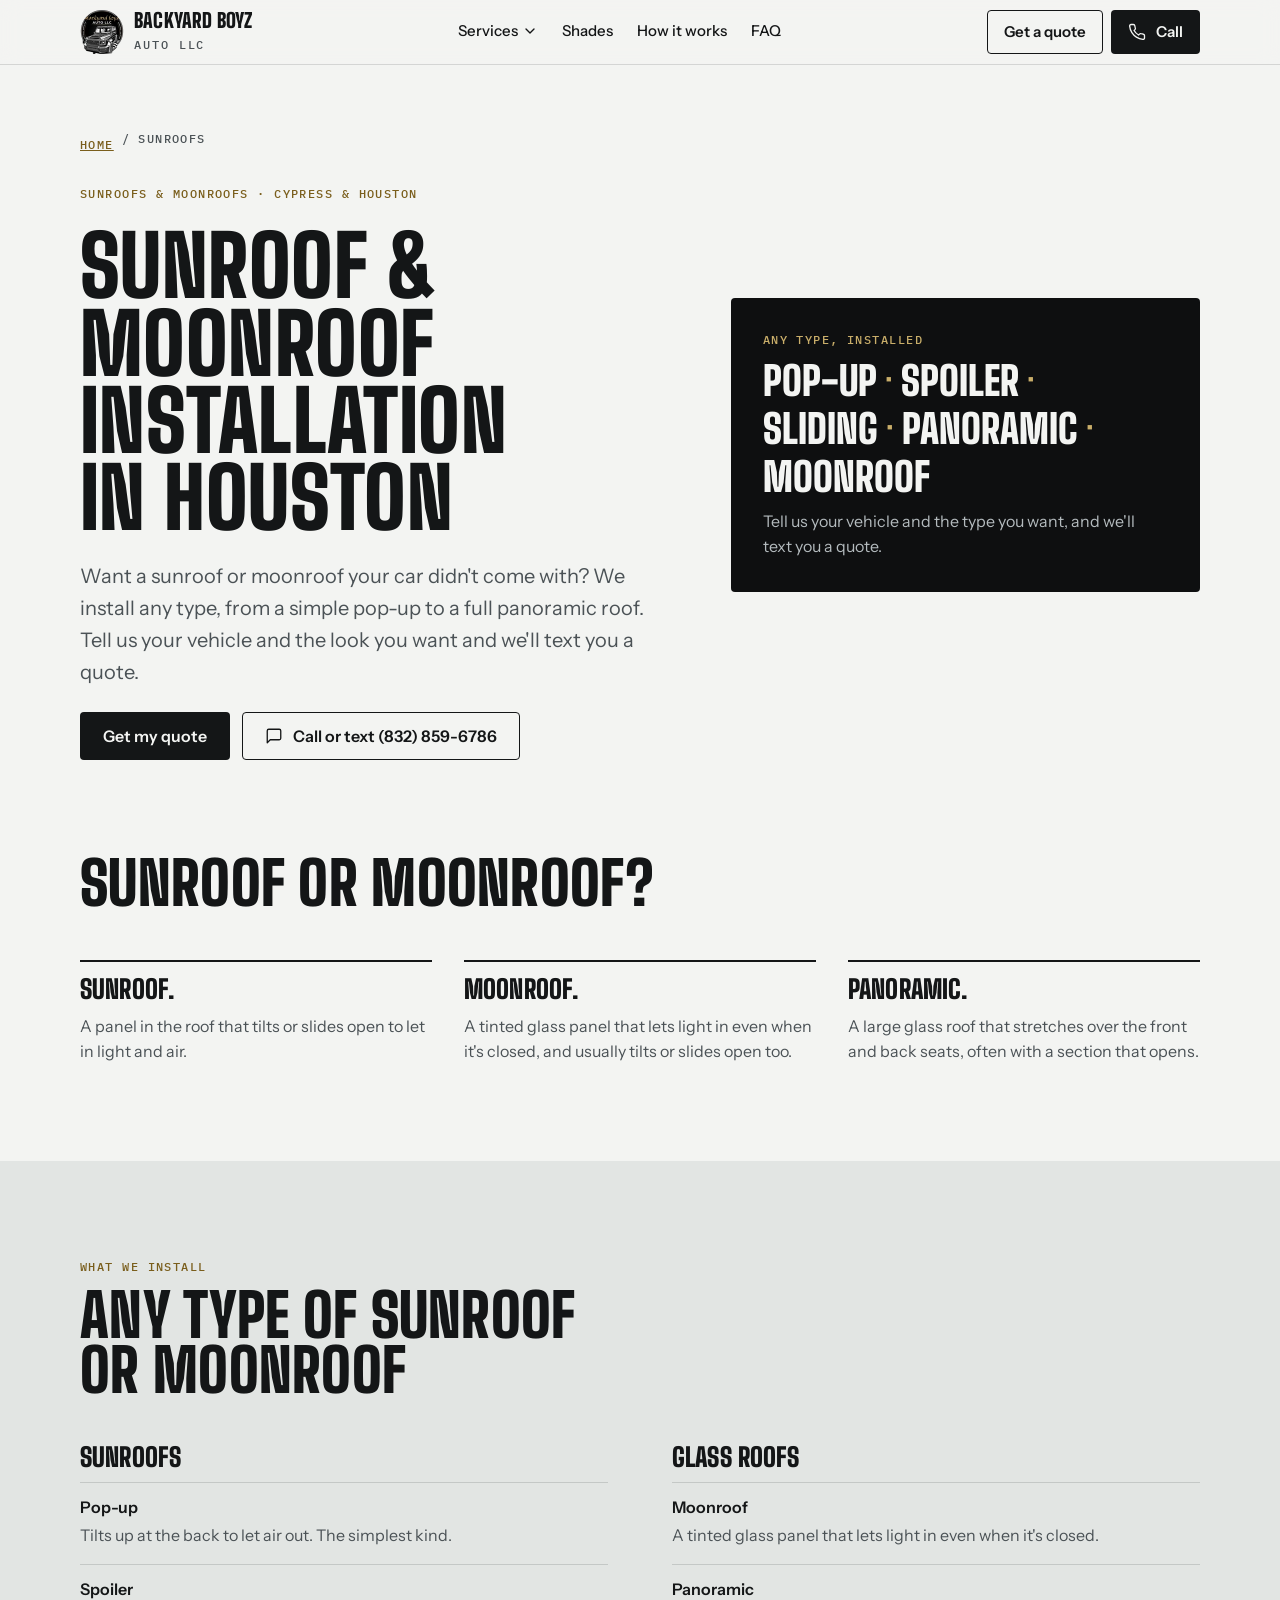
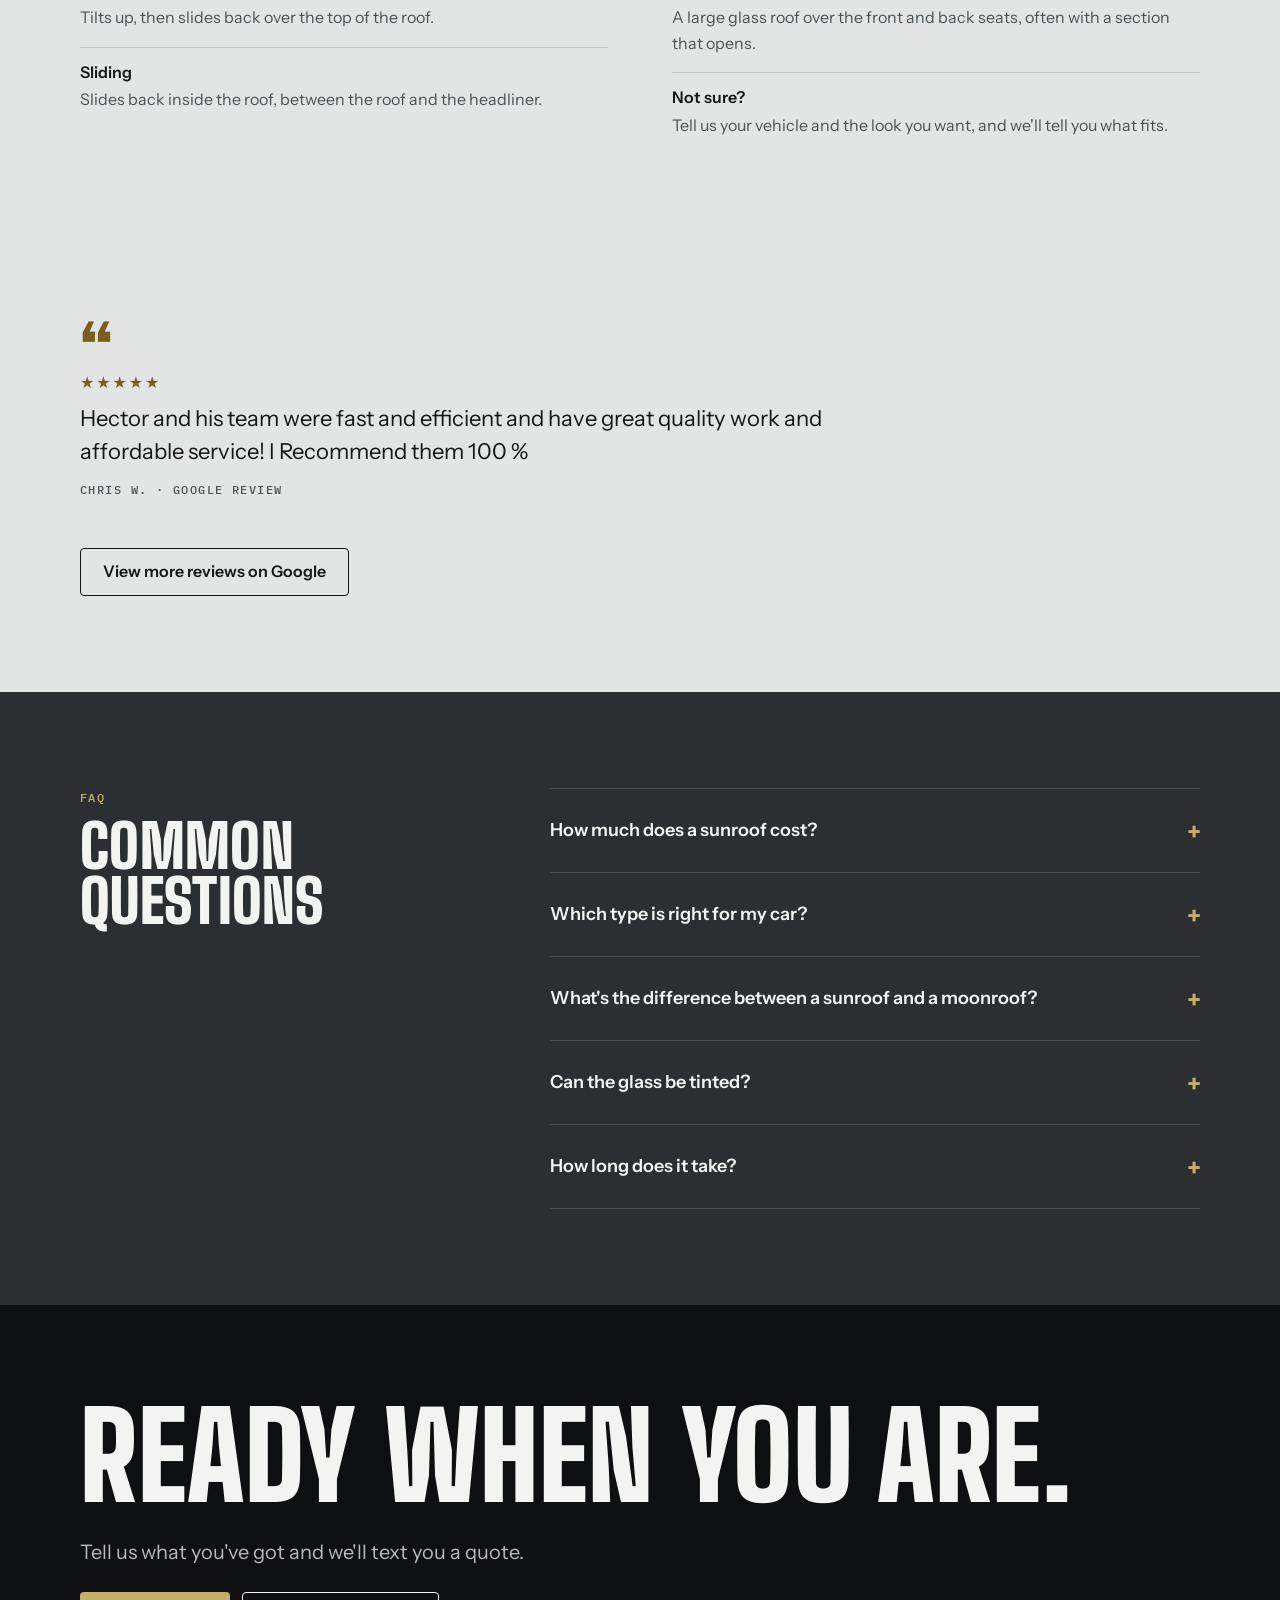
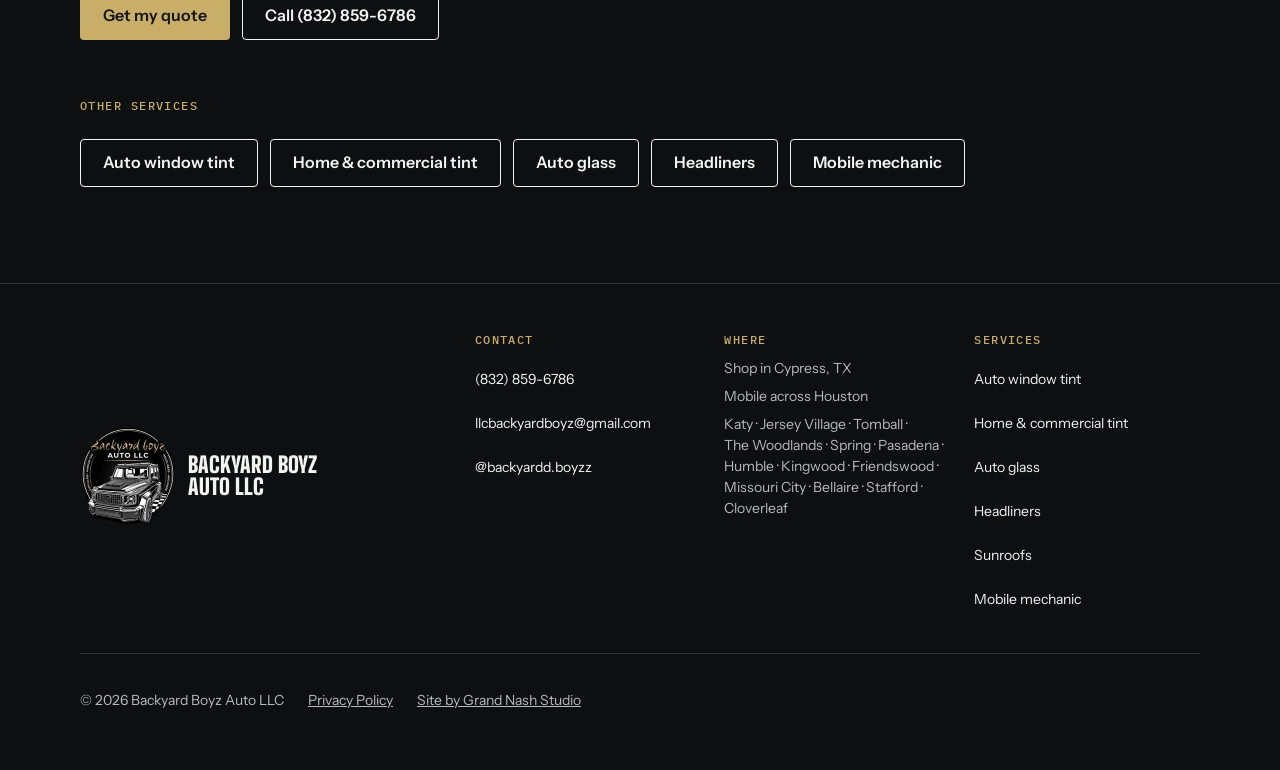
<file: sunroof-installation.html>
<!DOCTYPE html>
<html lang="en">
<head>
<meta charset="UTF-8">
<meta name="viewport" content="width=device-width, initial-scale=1.0">
<meta name="color-scheme" content="light">
<meta http-equiv="Content-Security-Policy" content="default-src 'self'; base-uri 'none'; object-src 'none'; img-src 'self' data: https://*.hcaptcha.com; style-src 'self' 'unsafe-inline' https://*.hcaptcha.com; font-src 'self'; script-src 'self' 'unsafe-inline' https://hcaptcha.com https://*.hcaptcha.com; connect-src 'self' https://api.web3forms.com https://hcaptcha.com https://*.hcaptcha.com; frame-src https://hcaptcha.com https://*.hcaptcha.com; form-action 'self' https://api.web3forms.com; upgrade-insecure-requests">
<meta name="referrer" content="strict-origin-when-cross-origin">
<title>Sunroof &amp; Moonroof Installation in Houston | Backyard Boyz</title>
<meta name="description" content="Sunroof and moonroof installation in Cypress &amp; Houston: pop-up, spoiler, sliding and panoramic. Tell us your vehicle and get your quote by text.">
<link rel="canonical" href="https://backyardboyzautollc.com/sunroof-installation.html">
<meta name="robots" content="index, follow, max-image-preview:large">
<meta name="theme-color" content="#F3F4F2">
<link rel="icon" type="image/webp" href="favicon.webp">
<link rel="icon" type="image/png" sizes="48x48" href="favicon.png">
<link rel="apple-touch-icon" href="logo.webp">
<meta property="og:type" content="website">
<meta property="og:title" content="Sunroof &amp; Moonroof Installation in Houston | Backyard Boyz Auto LLC">
<meta property="og:description" content="Sunroof and moonroof installation in Cypress &amp; Houston: pop-up, spoiler, sliding and panoramic. Tell us your vehicle and get your quote by text.">
<meta property="og:site_name" content="Backyard Boyz Auto LLC">
<meta property="og:url" content="https://backyardboyzautollc.com/sunroof-installation.html">
<meta property="og:image" content="https://backyardboyzautollc.com/og-image.jpg">
<meta property="og:image:width" content="1200">
<meta property="og:image:height" content="630">
<meta property="og:image:alt" content="Backyard Boyz Auto LLC, window tinting in Houston">
<meta name="twitter:card" content="summary_large_image">
<meta name="twitter:title" content="Sunroof &amp; Moonroof Installation in Houston | Backyard Boyz Auto LLC">
<meta name="twitter:description" content="Sunroof and moonroof installation in Cypress &amp; Houston: pop-up, spoiler, sliding and panoramic. Tell us your vehicle and get your quote by text.">
<meta name="twitter:image" content="https://backyardboyzautollc.com/og-image.jpg">
<link rel="preload" href="fonts/big-shoulders-display-latin.woff2" as="font" type="font/woff2" crossorigin>
<link rel="stylesheet" href="styles.css">
<script type="application/ld+json">
{
  "@context": "https://schema.org",
  "@graph": [
    {
      "@type": "Service",
      "@id": "https://backyardboyzautollc.com/sunroof-installation.html#service",
      "name": "Sunroof & moonroof installation in Houston",
      "serviceType": "Aftermarket sunroof and moonroof installation",
      "url": "https://backyardboyzautollc.com/sunroof-installation.html",
      "provider": {
        "@id": "https://backyardboyzautollc.com/#business"
      },
      "areaServed": [
        {
          "@type": "City",
          "name": "Cypress, TX"
        },
        {
          "@type": "City",
          "name": "Houston, TX"
        },
        {
          "@type": "City",
          "name": "Katy, TX"
        },
        {
          "@type": "City",
          "name": "Jersey Village, TX"
        },
        {
          "@type": "City",
          "name": "Tomball, TX"
        },
        {
          "@type": "City",
          "name": "The Woodlands, TX"
        },
        {
          "@type": "City",
          "name": "Spring, TX"
        },
        {
          "@type": "City",
          "name": "Pasadena, TX"
        },
        {
          "@type": "City",
          "name": "Humble, TX"
        },
        {
          "@type": "City",
          "name": "Kingwood, TX"
        },
        {
          "@type": "City",
          "name": "Friendswood, TX"
        },
        {
          "@type": "City",
          "name": "Missouri City, TX"
        },
        {
          "@type": "City",
          "name": "Bellaire, TX"
        },
        {
          "@type": "City",
          "name": "Stafford, TX"
        },
        {
          "@type": "City",
          "name": "Cloverleaf, TX"
        }
      ]
    },
    {
      "@type": "BreadcrumbList",
      "itemListElement": [
        {
          "@type": "ListItem",
          "position": 1,
          "name": "Home",
          "item": "https://backyardboyzautollc.com/"
        },
        {
          "@type": "ListItem",
          "position": 2,
          "name": "Sunroofs",
          "item": "https://backyardboyzautollc.com/sunroof-installation.html"
        }
      ]
    }
  ]
}
</script>
</head>
<body>
<a class="sr-only skip" href="/?service=sunroof#quote">Skip to the quote form</a>

<header class="nav">
  <div class="wrap">
    <a class="brand" href="/" aria-label="Backyard Boyz Auto LLC, home">
      <img src="logo-88.webp" srcset="logo-88.webp 1x, logo-192.webp 2x" alt="" width="44" height="44">
      <span><b>Backyard Boyz</b><small>AUTO LLC</small></span>
    </a>
    <nav aria-label="Main">
      <ul class="nav-links">
        <li class="nav-menu">
          <details class="svc-menu">
            <summary>Services<svg viewBox="0 0 24 24" fill="none" stroke="currentColor" stroke-width="2" stroke-linecap="round" stroke-linejoin="round" aria-hidden="true"><path d="m6 9 6 6 6-6"/></svg></summary>
            <ul class="svc-menu-list">
              <li><a href="/#services">All services</a></li>
              <li><a href="/auto-window-tint.html">Auto tint</a></li>
              <li><a href="/home-window-tint.html">Home &amp; commercial tint</a></li>
              <li><a href="/auto-glass.html">Auto glass</a></li>
              <li><a href="/headliner-repair.html">Headliners</a></li>
              <li><a href="/sunroof-installation.html" aria-current="page">Sunroofs</a></li>
              <li><a href="/mobile-mechanic.html">Mobile mechanic</a></li>
            </ul>
          </details>
        </li>
        <li><a href="/#shades">Shades</a></li>
        <li><a href="/#how">How it works</a></li>
        <li><a href="/#faq">FAQ</a></li>
      </ul>
    </nav>
    <div class="nav-cta">
      <a class="btn btn--line" href="/?service=sunroof#quote">Get a quote</a>
      <a class="btn btn--ink" href="tel:+18328596786"><svg viewBox="0 0 24 24" fill="none" stroke="currentColor" stroke-width="1.75" stroke-linecap="round" stroke-linejoin="round" aria-hidden="true"><path d="M22 16.9v3a2 2 0 0 1-2.2 2 19.8 19.8 0 0 1-8.6-3 19.5 19.5 0 0 1-6-6 19.8 19.8 0 0 1-3-8.7A2 2 0 0 1 4.1 2h3a2 2 0 0 1 2 1.7c.1 1 .4 2 .7 3a2 2 0 0 1-.5 2.1L8.1 10a16 16 0 0 0 6 6l1.2-1.2a2 2 0 0 1 2.1-.5c1 .3 2 .6 3 .7a2 2 0 0 1 1.7 2z"/></svg>Call</a>
    </div>
  </div>
</header>

<main id="top">

<section class="band band--clear page-hero" aria-labelledby="pageTitle">
  <div class="wrap">
    <div class="hero-copy">
      <nav class="crumbs mono" aria-label="Breadcrumb"><a href="/">Home</a><span aria-hidden="true">/</span><span aria-current="page">Sunroofs</span></nav>
      <span class="mono eyebrow">Sunroofs & moonroofs · Cypress & Houston</span>
      <h1 id="pageTitle">Sunroof &amp; moonroof installation in Houston</h1>
      <p class="lede">Want a sunroof or moonroof your car didn't come with? We install any type, from a simple pop-up to a full panoramic roof. Tell us your vehicle and the look you want and we'll text you a quote.</p>
      <div class="cta-row">
        <a class="btn btn--ink" href="/?service=sunroof#quote">Get my quote</a>
        <a class="btn btn--line" href="tel:+18328596786"><svg viewBox="0 0 24 24" fill="none" stroke="currentColor" stroke-width="1.75" stroke-linecap="round" stroke-linejoin="round" aria-hidden="true"><path d="M21 15a2 2 0 0 1-2 2H7l-4 4V5a2 2 0 0 1 2-2h14a2 2 0 0 1 2 2z"/></svg>Call or text (832) 859-6786</a>
      </div>
    </div>
    <aside class="fee-card type-card" aria-label="Sunroof types we install">
      <span class="mono">Any type, installed</span>
      <ul>
        <li>Pop-up</li>
        <li>Spoiler</li>
        <li>Sliding</li>
        <li>Panoramic</li>
        <li>Moonroof</li>
      </ul>
      <p>Tell us your vehicle and the type you want, and we'll text you a quote.</p>
    </aside>
  </div>
</section>

<section class="band band--clear" aria-labelledby="pointsTitle" style="padding-top:0">
  <div class="wrap">
    <div class="sec-head">
      <h2 id="pointsTitle">Sunroof or moonroof?</h2>
    </div>
    <div class="benefits">
      <div class="benefit">
        <h3>Sunroof.</h3>
        <p>A panel in the roof that tilts or slides open to let in light and air.</p>
      </div>
      <div class="benefit">
        <h3>Moonroof.</h3>
        <p>A tinted glass panel that lets light in even when it's closed, and usually tilts or slides open too.</p>
      </div>
      <div class="benefit">
        <h3>Panoramic.</h3>
        <p>A large glass roof that stretches over the front and back seats, often with a section that opens.</p>
      </div>
    </div>
  </div>
</section>

<section class="band band--haze" aria-labelledby="typesTitle">
  <div class="wrap">
    <div class="sec-head">
      <span class="mono eyebrow">What we install</span>
      <h2 id="typesTitle">Any type of sunroof or moonroof</h2>
    </div>
    <div class="svc-lists">
      <div>
        <h3>Sunroofs</h3>
        <ul>
          <li><b>Pop-up</b>Tilts up at the back to let air out. The simplest kind.</li>
          <li><b>Spoiler</b>Tilts up, then slides back over the top of the roof.</li>
          <li><b>Sliding</b>Slides back inside the roof, between the roof and the headliner.</li>
        </ul>
      </div>
      <div>
        <h3>Glass roofs</h3>
        <ul>
          <li><b>Moonroof</b>A tinted glass panel that lets light in even when it's closed.</li>
          <li><b>Panoramic</b>A large glass roof over the front and back seats, often with a section that opens.</li>
          <li><b>Not sure?</b>Tell us your vehicle and the look you want, and we'll tell you what fits.</li>
        </ul>
      </div>
    </div>
  </div>
</section>

<section class="band band--haze" aria-labelledby="revTitle">
  <div class="wrap">
    <figure class="quote-card quote-solo">
      <span class="stars" aria-label="5 out of 5 stars">★★★★★</span>
      <blockquote><p>Hector and his team were fast and efficient and have great quality work and affordable service! I Recommend them 100 %</p></blockquote>
      <figcaption class="mono">Chris W. · Google review</figcaption>
    </figure>
    <a class="btn btn--line reviews-more" href="https://www.google.com/search?q=backyard+boyz+auto+llc+reviews" target="_blank" rel="noopener">View more reviews on Google</a>
  </div>
</section>

<section class="band band--smoke" aria-labelledby="faqTitle">
  <div class="wrap faq-wrap">
    <div class="sec-head">
      <span class="mono eyebrow">FAQ</span>
      <h2 id="faqTitle">Common questions</h2>
    </div>
    <div class="faq">
      <details>
        <summary>How much does a sunroof cost?</summary>
        <div class="a"><p>It depends on the vehicle and the type you want. A pop-up and a panoramic roof are very different jobs. Text us your year, make and model and the type you're after, and we'll text you a quote.</p></div>
      </details>
      <details>
        <summary>Which type is right for my car?</summary>
        <div class="a"><p>Tell us your vehicle and what you want from it, more light, more air or the full open-roof feel, and we'll tell you which types fit and what each costs.</p></div>
      </details>
      <details>
        <summary>What's the difference between a sunroof and a moonroof?</summary>
        <div class="a"><p>A sunroof is a panel that opens to let in light and air. A moonroof is a tinted glass panel that lets light in even when it's closed. People often use the names for the same thing, and we install both.</p></div>
      </details>
      <details>
        <summary>Can the glass be tinted?</summary>
        <div class="a"><p>Ask us about tinting the sunroof or moonroof glass when you request your quote.</p></div>
      </details>
      <details>
        <summary>How long does it take?</summary>
        <div class="a"><p>It depends on the vehicle and the type. We'll give you a time with your quote so you can plan around it.</p></div>
      </details>
    </div>
  </div>
</section>

<section class="band band--limo closing" aria-labelledby="closeTitle">
  <div class="wrap">
    <h2 id="closeTitle">Ready when you are.</h2>
    <p>Tell us what you've got and we'll text you a quote.</p>
    <div class="cta-row">
      <a class="btn btn--gold" href="/?service=sunroof#quote">Get my quote</a>
      <a class="btn btn--line" href="tel:+18328596786">Call (832) 859-6786</a>
    </div>
    <span class="mono eyebrow" style="margin-top:var(--s-6)">Other services</span>
    <div class="cta-row">
      <a class="btn btn--line" href="auto-window-tint.html">Auto window tint</a>
      <a class="btn btn--line" href="home-window-tint.html">Home &amp; commercial tint</a>
      <a class="btn btn--line" href="auto-glass.html">Auto glass</a>
      <a class="btn btn--line" href="headliner-repair.html">Headliners</a>
      <a class="btn btn--line" href="mobile-mechanic.html">Mobile mechanic</a>
    </div>
  </div>
</section>

</main>

<footer>
  <div class="wrap">
    <div class="f-brand">
      <img src="logo-192.webp" alt="Backyard Boyz Auto LLC logo" width="96" height="96" loading="lazy">
      <b>Backyard Boyz<br>Auto LLC</b>
    </div>
    <div class="f-cols">
      <div>
        <h3>CONTACT</h3>
        <ul>
          <li><a href="tel:+18328596786">(832) 859-6786</a></li>
          <li><a href="mailto:llcbackyardboyz@gmail.com">llcbackyardboyz@gmail.com</a></li>
          <li><a href="https://instagram.com/backyardd.boyzz" target="_blank" rel="noopener">@backyardd.boyzz</a></li>
        </ul>
      </div>
      <div>
        <h3>WHERE</h3>
        <ul>
          <li>Shop in Cypress, TX</li>
          <li>Mobile across Houston</li>
          <li class="f-area">Katy · Jersey&nbsp;Village · Tomball · The&nbsp;Woodlands · Spring · Pasadena · Humble · Kingwood · Friendswood · Missouri&nbsp;City · Bellaire · Stafford · Cloverleaf</li>
        </ul>
      </div>
      <div>
        <h3>SERVICES</h3>
        <ul>
          <li><a href="auto-window-tint.html">Auto window tint</a></li>
          <li><a href="home-window-tint.html">Home &amp; commercial tint</a></li>
          <li><a href="auto-glass.html">Auto glass</a></li>
          <li><a href="headliner-repair.html">Headliners</a></li>
          <li><a href="sunroof-installation.html">Sunroofs</a></li>
          <li><a href="mobile-mechanic.html">Mobile mechanic</a></li>
        </ul>
      </div>
    </div>
    <div class="f-legal">
      <span>© <span id="yr">2026</span> Backyard Boyz Auto LLC</span>
      <a href="privacy.html">Privacy Policy</a>
      <a href="https://grandnashstudio.com">Site by Grand Nash Studio</a>
    </div>
  </div>
</footer>

<div class="mobar">
  <a class="btn btn--line" href="tel:+18328596786">Call now</a>
  <a class="btn btn--gold" href="/?service=sunroof#quote">Get a quote</a>
</div>

<script>document.getElementById('yr').textContent = new Date().getFullYear();</script>
<script src="nav.js" defer></script>
</body>
</html>
</file>
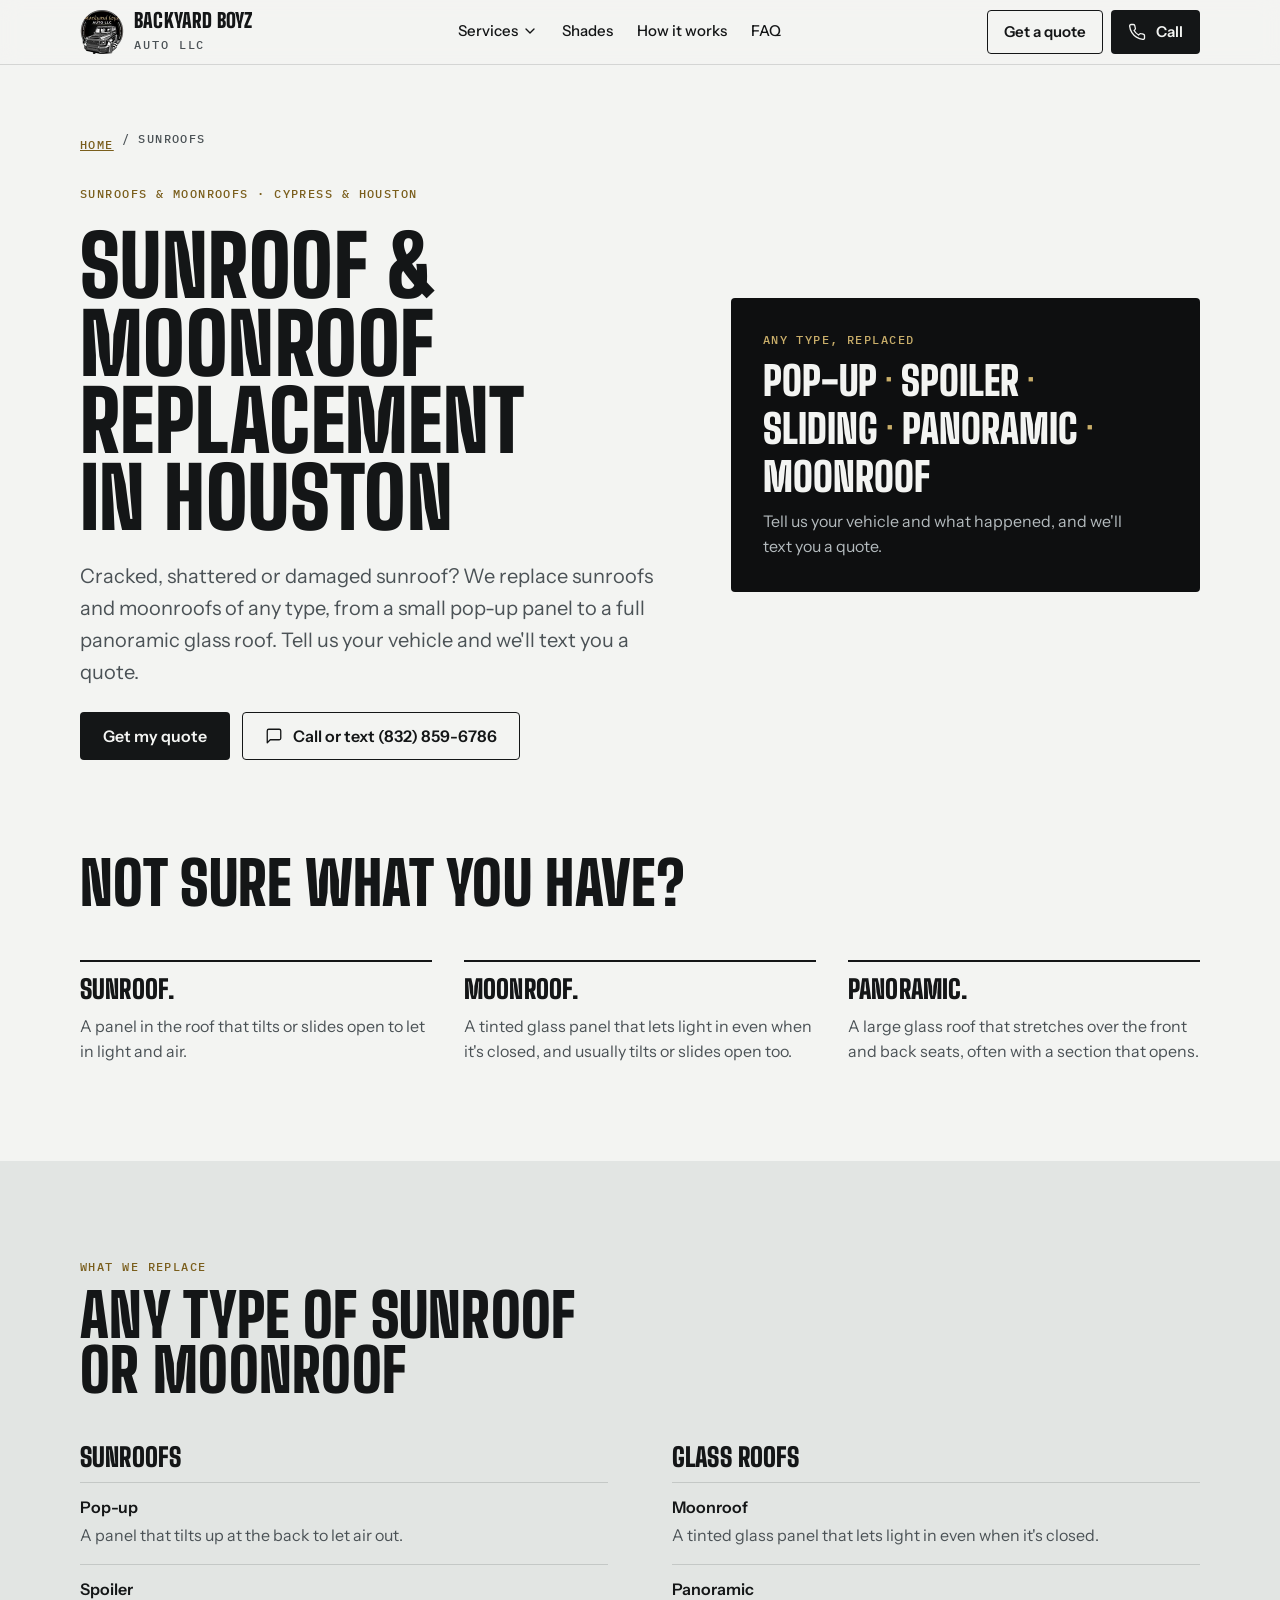
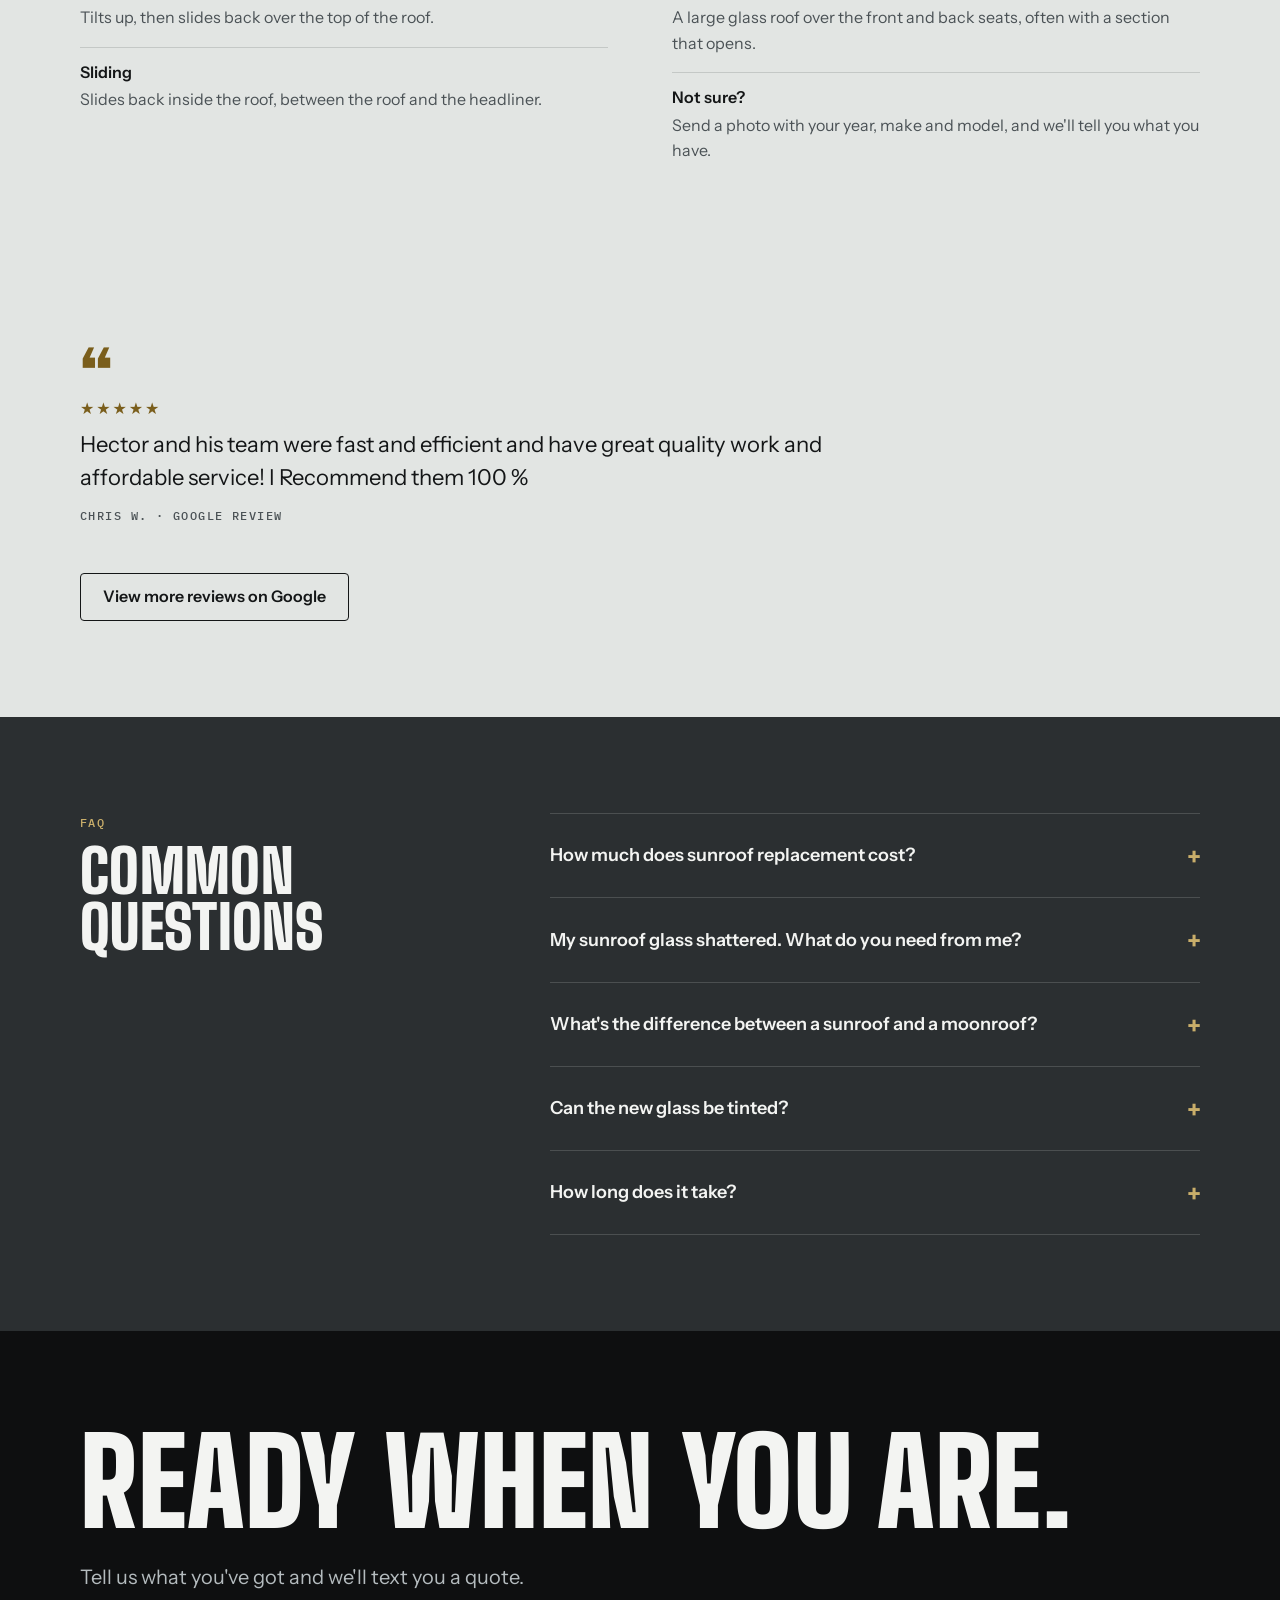
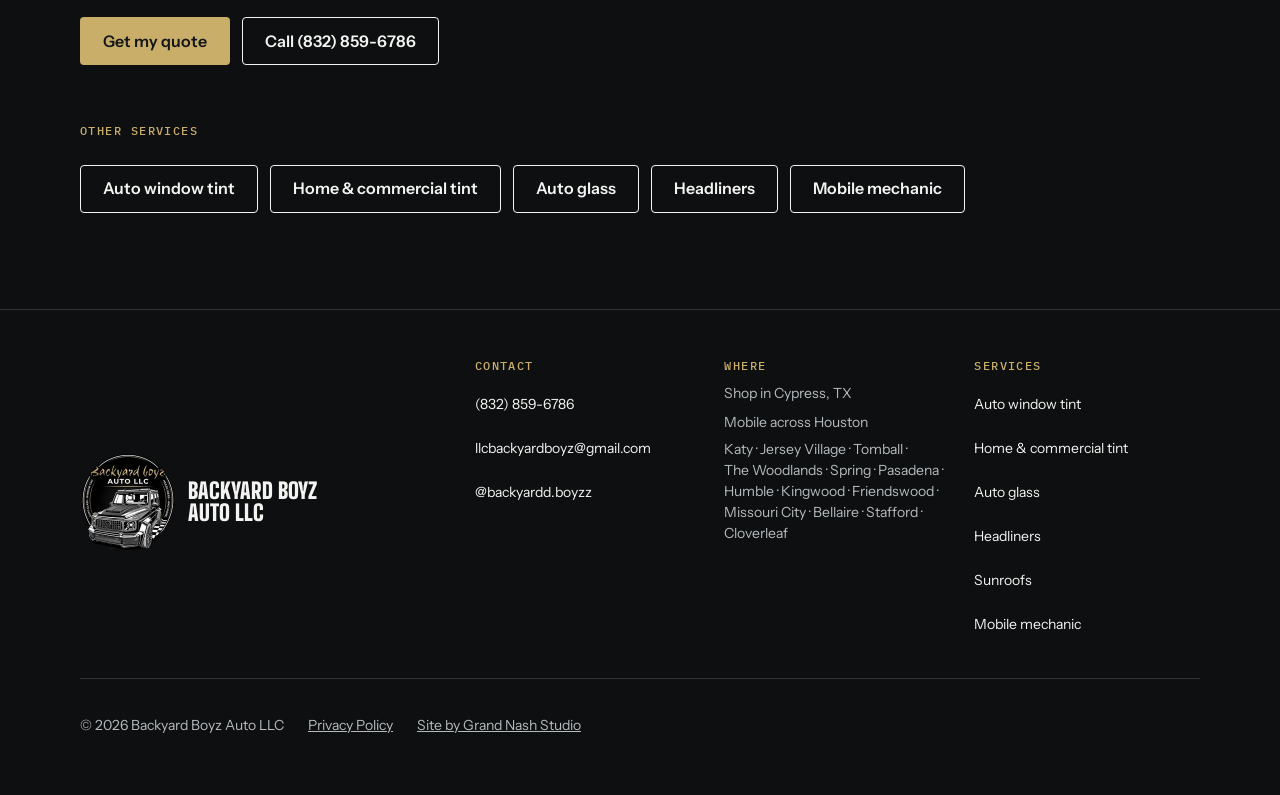
<file: sunroof-replacement.html>
<!DOCTYPE html>
<html lang="en">
<head>
<meta charset="UTF-8">
<meta name="viewport" content="width=device-width, initial-scale=1.0">
<meta name="color-scheme" content="light">
<meta http-equiv="Content-Security-Policy" content="default-src 'self'; base-uri 'none'; object-src 'none'; img-src 'self' data: https://*.hcaptcha.com; style-src 'self' 'unsafe-inline' https://*.hcaptcha.com; font-src 'self'; script-src 'self' 'unsafe-inline' https://hcaptcha.com https://*.hcaptcha.com; connect-src 'self' https://api.web3forms.com https://hcaptcha.com https://*.hcaptcha.com; frame-src https://hcaptcha.com https://*.hcaptcha.com; form-action 'self' https://api.web3forms.com; upgrade-insecure-requests">
<meta name="referrer" content="strict-origin-when-cross-origin">
<title>Sunroof &amp; Moonroof Replacement in Houston | Backyard Boyz</title>
<meta name="description" content="Sunroof and moonroof replacement in Cypress &amp; Houston: cracked or shattered glass, any type, including panoramic roofs. Get your quote by text.">
<link rel="canonical" href="https://backyardboyzautollc.com/sunroof-replacement.html">
<meta name="robots" content="index, follow, max-image-preview:large">
<meta name="theme-color" content="#F3F4F2">
<link rel="icon" type="image/webp" href="favicon.webp">
<link rel="icon" type="image/png" sizes="48x48" href="favicon.png">
<link rel="apple-touch-icon" href="logo.webp">
<meta property="og:type" content="website">
<meta property="og:title" content="Sunroof &amp; Moonroof Replacement in Houston | Backyard Boyz Auto LLC">
<meta property="og:description" content="Sunroof and moonroof replacement in Cypress &amp; Houston: cracked or shattered glass, any type, including panoramic roofs. Get your quote by text.">
<meta property="og:site_name" content="Backyard Boyz Auto LLC">
<meta property="og:url" content="https://backyardboyzautollc.com/sunroof-replacement.html">
<meta property="og:image" content="https://backyardboyzautollc.com/og-image.jpg">
<meta property="og:image:width" content="1200">
<meta property="og:image:height" content="630">
<meta property="og:image:alt" content="Backyard Boyz Auto LLC, window tinting in Houston">
<meta name="twitter:card" content="summary_large_image">
<meta name="twitter:title" content="Sunroof &amp; Moonroof Replacement in Houston | Backyard Boyz Auto LLC">
<meta name="twitter:description" content="Sunroof and moonroof replacement in Cypress &amp; Houston: cracked or shattered glass, any type, including panoramic roofs. Get your quote by text.">
<meta name="twitter:image" content="https://backyardboyzautollc.com/og-image.jpg">
<link rel="preload" href="fonts/big-shoulders-display-latin.woff2" as="font" type="font/woff2" crossorigin>
<link rel="stylesheet" href="styles.css">
<script type="application/ld+json">
{
  "@context": "https://schema.org",
  "@graph": [
    {
      "@type": "Service",
      "@id": "https://backyardboyzautollc.com/sunroof-replacement.html#service",
      "name": "Sunroof & moonroof replacement in Houston",
      "serviceType": "Sunroof and moonroof replacement",
      "url": "https://backyardboyzautollc.com/sunroof-replacement.html",
      "provider": {
        "@id": "https://backyardboyzautollc.com/#business"
      },
      "areaServed": [
        {
          "@type": "City",
          "name": "Cypress, TX"
        },
        {
          "@type": "City",
          "name": "Houston, TX"
        },
        {
          "@type": "City",
          "name": "Katy, TX"
        },
        {
          "@type": "City",
          "name": "Jersey Village, TX"
        },
        {
          "@type": "City",
          "name": "Tomball, TX"
        },
        {
          "@type": "City",
          "name": "The Woodlands, TX"
        },
        {
          "@type": "City",
          "name": "Spring, TX"
        },
        {
          "@type": "City",
          "name": "Pasadena, TX"
        },
        {
          "@type": "City",
          "name": "Humble, TX"
        },
        {
          "@type": "City",
          "name": "Kingwood, TX"
        },
        {
          "@type": "City",
          "name": "Friendswood, TX"
        },
        {
          "@type": "City",
          "name": "Missouri City, TX"
        },
        {
          "@type": "City",
          "name": "Bellaire, TX"
        },
        {
          "@type": "City",
          "name": "Stafford, TX"
        },
        {
          "@type": "City",
          "name": "Cloverleaf, TX"
        }
      ]
    },
    {
      "@type": "BreadcrumbList",
      "itemListElement": [
        {
          "@type": "ListItem",
          "position": 1,
          "name": "Home",
          "item": "https://backyardboyzautollc.com/"
        },
        {
          "@type": "ListItem",
          "position": 2,
          "name": "Sunroofs",
          "item": "https://backyardboyzautollc.com/sunroof-replacement.html"
        }
      ]
    }
  ]
}
</script>
</head>
<body>
<a class="sr-only skip" href="/?service=sunroof#quote">Skip to the quote form</a>

<header class="nav">
  <div class="wrap">
    <a class="brand" href="/" aria-label="Backyard Boyz Auto LLC, home">
      <img src="logo-88.webp" srcset="logo-88.webp 1x, logo-192.webp 2x" alt="" width="44" height="44">
      <span><b>Backyard Boyz</b><small>AUTO LLC</small></span>
    </a>
    <nav aria-label="Main">
      <ul class="nav-links">
        <li class="nav-menu">
          <details class="svc-menu">
            <summary>Services<svg viewBox="0 0 24 24" fill="none" stroke="currentColor" stroke-width="2" stroke-linecap="round" stroke-linejoin="round" aria-hidden="true"><path d="m6 9 6 6 6-6"/></svg></summary>
            <ul class="svc-menu-list">
              <li><a href="/#services">All services</a></li>
              <li><a href="/auto-window-tint.html">Auto tint</a></li>
              <li><a href="/home-window-tint.html">Home &amp; commercial tint</a></li>
              <li><a href="/auto-glass.html">Auto glass</a></li>
              <li><a href="/headliner-repair.html">Headliners</a></li>
              <li><a href="/sunroof-replacement.html" aria-current="page">Sunroofs</a></li>
              <li><a href="/mobile-mechanic.html">Mobile mechanic</a></li>
            </ul>
          </details>
        </li>
        <li><a href="/#shades">Shades</a></li>
        <li><a href="/#how">How it works</a></li>
        <li><a href="/#faq">FAQ</a></li>
      </ul>
    </nav>
    <div class="nav-cta">
      <a class="btn btn--line" href="/?service=sunroof#quote">Get a quote</a>
      <a class="btn btn--ink" href="tel:+18328596786"><svg viewBox="0 0 24 24" fill="none" stroke="currentColor" stroke-width="1.75" stroke-linecap="round" stroke-linejoin="round" aria-hidden="true"><path d="M22 16.9v3a2 2 0 0 1-2.2 2 19.8 19.8 0 0 1-8.6-3 19.5 19.5 0 0 1-6-6 19.8 19.8 0 0 1-3-8.7A2 2 0 0 1 4.1 2h3a2 2 0 0 1 2 1.7c.1 1 .4 2 .7 3a2 2 0 0 1-.5 2.1L8.1 10a16 16 0 0 0 6 6l1.2-1.2a2 2 0 0 1 2.1-.5c1 .3 2 .6 3 .7a2 2 0 0 1 1.7 2z"/></svg>Call</a>
    </div>
  </div>
</header>

<main id="top">

<section class="band band--clear page-hero" aria-labelledby="pageTitle">
  <div class="wrap">
    <div class="hero-copy">
      <nav class="crumbs mono" aria-label="Breadcrumb"><a href="/">Home</a><span aria-hidden="true">/</span><span aria-current="page">Sunroofs</span></nav>
      <span class="mono eyebrow">Sunroofs & moonroofs · Cypress & Houston</span>
      <h1 id="pageTitle">Sunroof &amp; moonroof replacement in Houston</h1>
      <p class="lede">Cracked, shattered or damaged sunroof? We replace sunroofs and moonroofs of any type, from a small pop-up panel to a full panoramic glass roof. Tell us your vehicle and we'll text you a quote.</p>
      <div class="cta-row">
        <a class="btn btn--ink" href="/?service=sunroof#quote">Get my quote</a>
        <a class="btn btn--line" href="tel:+18328596786"><svg viewBox="0 0 24 24" fill="none" stroke="currentColor" stroke-width="1.75" stroke-linecap="round" stroke-linejoin="round" aria-hidden="true"><path d="M21 15a2 2 0 0 1-2 2H7l-4 4V5a2 2 0 0 1 2-2h14a2 2 0 0 1 2 2z"/></svg>Call or text (832) 859-6786</a>
      </div>
    </div>
    <aside class="fee-card type-card" aria-label="Sunroof types we replace">
      <span class="mono">Any type, replaced</span>
      <ul>
        <li>Pop-up</li>
        <li>Spoiler</li>
        <li>Sliding</li>
        <li>Panoramic</li>
        <li>Moonroof</li>
      </ul>
      <p>Tell us your vehicle and what happened, and we'll text you a quote.</p>
    </aside>
  </div>
</section>

<section class="band band--clear" aria-labelledby="pointsTitle" style="padding-top:0">
  <div class="wrap">
    <div class="sec-head">
      <h2 id="pointsTitle">Not sure what you have?</h2>
    </div>
    <div class="benefits">
      <div class="benefit">
        <h3>Sunroof.</h3>
        <p>A panel in the roof that tilts or slides open to let in light and air.</p>
      </div>
      <div class="benefit">
        <h3>Moonroof.</h3>
        <p>A tinted glass panel that lets light in even when it's closed, and usually tilts or slides open too.</p>
      </div>
      <div class="benefit">
        <h3>Panoramic.</h3>
        <p>A large glass roof that stretches over the front and back seats, often with a section that opens.</p>
      </div>
    </div>
  </div>
</section>

<section class="band band--haze" aria-labelledby="typesTitle">
  <div class="wrap">
    <div class="sec-head">
      <span class="mono eyebrow">What we replace</span>
      <h2 id="typesTitle">Any type of sunroof or moonroof</h2>
    </div>
    <div class="svc-lists">
      <div>
        <h3>Sunroofs</h3>
        <ul>
          <li><b>Pop-up</b>A panel that tilts up at the back to let air out.</li>
          <li><b>Spoiler</b>Tilts up, then slides back over the top of the roof.</li>
          <li><b>Sliding</b>Slides back inside the roof, between the roof and the headliner.</li>
        </ul>
      </div>
      <div>
        <h3>Glass roofs</h3>
        <ul>
          <li><b>Moonroof</b>A tinted glass panel that lets light in even when it's closed.</li>
          <li><b>Panoramic</b>A large glass roof over the front and back seats, often with a section that opens.</li>
          <li><b>Not sure?</b>Send a photo with your year, make and model, and we'll tell you what you have.</li>
        </ul>
      </div>
    </div>
  </div>
</section>

<section class="band band--haze" aria-labelledby="revTitle">
  <div class="wrap">
    <figure class="quote-card quote-solo">
      <span class="stars" aria-label="5 out of 5 stars">★★★★★</span>
      <blockquote><p>Hector and his team were fast and efficient and have great quality work and affordable service! I Recommend them 100 %</p></blockquote>
      <figcaption class="mono">Chris W. · Google review</figcaption>
    </figure>
    <a class="btn btn--line reviews-more" href="https://www.google.com/search?q=backyard+boyz+auto+llc+reviews" target="_blank" rel="noopener">View more reviews on Google</a>
  </div>
</section>

<section class="band band--smoke" aria-labelledby="faqTitle">
  <div class="wrap faq-wrap">
    <div class="sec-head">
      <span class="mono eyebrow">FAQ</span>
      <h2 id="faqTitle">Common questions</h2>
    </div>
    <div class="faq">
      <details>
        <summary>How much does sunroof replacement cost?</summary>
        <div class="a"><p>It depends on the vehicle and the type of sunroof. A small pop-up panel and a panoramic glass roof are very different jobs. Text us your year, make and model and a photo, and we'll text you a quote.</p></div>
      </details>
      <details>
        <summary>My sunroof glass shattered. What do you need from me?</summary>
        <div class="a"><p>Your year, make and model, and a photo of the roof from outside and inside. That's enough for us to quote the replacement.</p></div>
      </details>
      <details>
        <summary>What's the difference between a sunroof and a moonroof?</summary>
        <div class="a"><p>A sunroof is a panel that opens to let in light and air. A moonroof is a tinted glass panel that lets light in even when it's closed. People often use the names for the same thing, and we replace both.</p></div>
      </details>
      <details>
        <summary>Can the new glass be tinted?</summary>
        <div class="a"><p>Ask us about tinting the new glass when you request your quote.</p></div>
      </details>
      <details>
        <summary>How long does it take?</summary>
        <div class="a"><p>It depends on the vehicle and the type. We'll give you a time with your quote so you can plan around it.</p></div>
      </details>
    </div>
  </div>
</section>

<section class="band band--limo closing" aria-labelledby="closeTitle">
  <div class="wrap">
    <h2 id="closeTitle">Ready when you are.</h2>
    <p>Tell us what you've got and we'll text you a quote.</p>
    <div class="cta-row">
      <a class="btn btn--gold" href="/?service=sunroof#quote">Get my quote</a>
      <a class="btn btn--line" href="tel:+18328596786">Call (832) 859-6786</a>
    </div>
    <span class="mono eyebrow" style="margin-top:var(--s-6)">Other services</span>
    <div class="cta-row">
      <a class="btn btn--line" href="auto-window-tint.html">Auto window tint</a>
      <a class="btn btn--line" href="home-window-tint.html">Home &amp; commercial tint</a>
      <a class="btn btn--line" href="auto-glass.html">Auto glass</a>
      <a class="btn btn--line" href="headliner-repair.html">Headliners</a>
      <a class="btn btn--line" href="mobile-mechanic.html">Mobile mechanic</a>
    </div>
  </div>
</section>

</main>

<footer>
  <div class="wrap">
    <div class="f-brand">
      <img src="logo-192.webp" alt="Backyard Boyz Auto LLC logo" width="96" height="96" loading="lazy">
      <b>Backyard Boyz<br>Auto LLC</b>
    </div>
    <div class="f-cols">
      <div>
        <h3>CONTACT</h3>
        <ul>
          <li><a href="tel:+18328596786">(832) 859-6786</a></li>
          <li><a href="mailto:llcbackyardboyz@gmail.com">llcbackyardboyz@gmail.com</a></li>
          <li><a href="https://instagram.com/backyardd.boyzz" target="_blank" rel="noopener">@backyardd.boyzz</a></li>
        </ul>
      </div>
      <div>
        <h3>WHERE</h3>
        <ul>
          <li>Shop in Cypress, TX</li>
          <li>Mobile across Houston</li>
          <li class="f-area">Katy · Jersey&nbsp;Village · Tomball · The&nbsp;Woodlands · Spring · Pasadena · Humble · Kingwood · Friendswood · Missouri&nbsp;City · Bellaire · Stafford · Cloverleaf</li>
        </ul>
      </div>
      <div>
        <h3>SERVICES</h3>
        <ul>
          <li><a href="auto-window-tint.html">Auto window tint</a></li>
          <li><a href="home-window-tint.html">Home &amp; commercial tint</a></li>
          <li><a href="auto-glass.html">Auto glass</a></li>
          <li><a href="headliner-repair.html">Headliners</a></li>
          <li><a href="sunroof-replacement.html">Sunroofs</a></li>
          <li><a href="mobile-mechanic.html">Mobile mechanic</a></li>
        </ul>
      </div>
    </div>
    <div class="f-legal">
      <span>© <span id="yr">2026</span> Backyard Boyz Auto LLC</span>
      <a href="privacy.html">Privacy Policy</a>
      <a href="https://grandnashstudio.com">Site by Grand Nash Studio</a>
    </div>
  </div>
</footer>

<div class="mobar">
  <a class="btn btn--line" href="tel:+18328596786">Call now</a>
  <a class="btn btn--gold" href="/?service=sunroof#quote">Get a quote</a>
</div>

<script>document.getElementById('yr').textContent = new Date().getFullYear();</script>
<script src="nav.js" defer></script>
</body>
</html>
</file>
<file: styles.css>
/* ---------- fonts ----------
   Self-hosted latin subsets of the Google Fonts files (SIL OFL 1.1, licences in /fonts/).
   Big Shoulders Display and Instrument Sans are variable fonts, so one file serves every weight listed. */
@font-face{font-family:'Big Shoulders Display';font-style:normal;font-weight:800;font-display:swap;src:url(fonts/big-shoulders-display-latin.woff2) format('woff2');unicode-range:U+0000-00FF, U+0131, U+0152-0153, U+02BB-02BC, U+02C6, U+02DA, U+02DC, U+0304, U+0308, U+0329, U+2000-206F, U+20AC, U+2122, U+2191, U+2193, U+2212, U+2215, U+FEFF, U+FFFD;}
@font-face{font-family:'Big Shoulders Display';font-style:normal;font-weight:900;font-display:swap;src:url(fonts/big-shoulders-display-latin.woff2) format('woff2');unicode-range:U+0000-00FF, U+0131, U+0152-0153, U+02BB-02BC, U+02C6, U+02DA, U+02DC, U+0304, U+0308, U+0329, U+2000-206F, U+20AC, U+2122, U+2191, U+2193, U+2212, U+2215, U+FEFF, U+FFFD;}
@font-face{font-family:'IBM Plex Mono';font-style:normal;font-weight:500;font-display:swap;src:url(fonts/ibm-plex-mono-500-latin.woff2) format('woff2');unicode-range:U+0000-00FF, U+0131, U+0152-0153, U+02BB-02BC, U+02C6, U+02DA, U+02DC, U+0304, U+0308, U+0329, U+2000-206F, U+20AC, U+2122, U+2191, U+2193, U+2212, U+2215, U+FEFF, U+FFFD;}
@font-face{font-family:'Instrument Sans';font-style:normal;font-weight:400;font-display:swap;src:url(fonts/instrument-sans-latin.woff2) format('woff2');unicode-range:U+0000-00FF, U+0131, U+0152-0153, U+02BB-02BC, U+02C6, U+02DA, U+02DC, U+0304, U+0308, U+0329, U+2000-206F, U+20AC, U+2122, U+2191, U+2193, U+2212, U+2215, U+FEFF, U+FFFD;}
@font-face{font-family:'Instrument Sans';font-style:normal;font-weight:500;font-display:swap;src:url(fonts/instrument-sans-latin.woff2) format('woff2');unicode-range:U+0000-00FF, U+0131, U+0152-0153, U+02BB-02BC, U+02C6, U+02DA, U+02DC, U+0304, U+0308, U+0329, U+2000-206F, U+20AC, U+2122, U+2191, U+2193, U+2212, U+2215, U+FEFF, U+FFFD;}
@font-face{font-family:'Instrument Sans';font-style:normal;font-weight:600;font-display:swap;src:url(fonts/instrument-sans-latin.woff2) format('woff2');unicode-range:U+0000-00FF, U+0131, U+0152-0153, U+02BB-02BC, U+02C6, U+02DA, U+02DC, U+0304, U+0308, U+0329, U+2000-206F, U+20AC, U+2122, U+2191, U+2193, U+2212, U+2215, U+FEFF, U+FFFD;}

/* Layout concept: a tint shade card. Bands step from clear glass (VLT 70%) down to limo black (VLT 5%) as you scroll.
   Full spec lives in _redesign/02-design-system.md */
:root{
  color-scheme:light;
  --clear:#F3F4F2; --haze:#E2E5E3; --smoke:#2B2F31; --limo:#0E0F10;
  --ink:#141617; --ink-2:#4B5256;
  --paper:#F3F4F2; --paper-2:#B4BBBE;
  --gold:#C9AE6A; --gold-hi:#DCC48A; --gold-ink:#7A5E1C;
  --ok:#256B41; --warn:#9A4A12;
  --line:rgba(20,22,23,.14); --line-d:rgba(243,244,242,.16);

  --f-display:"Big Shoulders Display",Impact,"Arial Narrow",sans-serif;
  --f-body:"Instrument Sans",system-ui,-apple-system,"Segoe UI",sans-serif;
  --f-mono:"IBM Plex Mono",ui-monospace,Menlo,Consolas,monospace;

  --t-hero:clamp(48px,11vw,96px); --t-h2:clamp(36px,7vw,60px); --t-h3:clamp(22px,4vw,26px);
  --t-lede:clamp(18px,2.4vw,20px); --t-body:16px; --t-small:14px; --t-label:12px;

  --s-1:4px; --s-2:8px; --s-3:12px; --s-4:16px; --s-5:24px; --s-6:32px; --s-7:48px; --s-8:64px; --s-9:96px;
  --r:4px; --max:1160px;
}
*{box-sizing:border-box;}
html{-webkit-text-size-adjust:100%;scroll-behavior:smooth;scroll-padding-top:120px;background:var(--clear);}
body{margin:0;background:var(--clear);color:var(--ink);font-family:var(--f-body);font-size:var(--t-body);line-height:1.6;-webkit-font-smoothing:antialiased;overflow-x:hidden;padding-bottom:76px;}
img{max-width:100%;display:block;}
a{color:inherit;}
h1,h2,h3{font-family:var(--f-display);font-weight:900;text-transform:uppercase;line-height:.92;letter-spacing:.005em;margin:0;text-wrap:balance;}
p{margin:0;}
.wrap{width:100%;max-width:var(--max);margin:0 auto;padding-left:max(20px,env(safe-area-inset-left,0px));padding-right:max(20px,env(safe-area-inset-right,0px));}
.mono{font-family:var(--f-mono);font-weight:500;font-size:var(--t-label);text-transform:uppercase;letter-spacing:.12em;}
.sr-only{position:absolute;width:1px;height:1px;padding:0;margin:-1px;overflow:hidden;clip:rect(0,0,0,0);white-space:nowrap;border:0;}
.skip:focus{position:fixed;top:8px;left:8px;width:auto;height:auto;clip:auto;margin:0;padding:10px 14px;background:var(--ink);color:var(--clear);z-index:100;border-radius:var(--r);}
:focus-visible{outline:3px solid var(--gold);outline-offset:3px;}
[hidden]{display:none!important;}

/* ---------- bands ---------- */
.band{position:relative;padding-block:var(--s-8);}
.band--clear{background:var(--clear);}
.band--haze{background:var(--haze);}
.band--smoke{background:var(--smoke);color:var(--paper);}
.band--limo{background:var(--limo);color:var(--paper);}
.sec-head{display:grid;gap:var(--s-3);margin-bottom:var(--s-7);max-width:720px;}
.eyebrow{color:var(--gold-ink);}
.band--smoke .eyebrow,.band--limo .eyebrow{color:var(--gold);}
.sec-head h2{font-size:var(--t-h2);}
.sec-head p{font-size:var(--t-lede);color:var(--ink-2);max-width:52ch;}
.band--smoke .sec-head p,.band--limo .sec-head p{color:var(--paper-2);}

/* ---------- buttons ---------- */
.btn{display:inline-flex;align-items:center;justify-content:center;gap:10px;min-height:48px;padding:14px 22px;border-radius:var(--r);border:1.5px solid transparent;font-family:var(--f-body);font-weight:600;font-size:16px;line-height:1.1;text-decoration:none;cursor:pointer;transition:transform .15s,background-color .15s,border-color .15s,color .15s;}
.btn svg{width:18px;height:18px;flex:none;}
.btn:hover{transform:translateY(-1px);}
.btn:active{transform:translateY(1px);}
.btn--ink{background:var(--ink);color:var(--clear);}
.btn--ink:hover{background:var(--smoke);}
.btn--gold{background:var(--gold);color:var(--ink);}
.btn--gold:hover{background:var(--gold-hi);}
.btn--line{background:transparent;color:inherit;border-color:currentColor;}
.btn--line:hover{background:rgba(127,127,127,.12);}
.link{color:var(--gold-ink);font-weight:600;text-decoration:underline;text-underline-offset:3px;text-decoration-thickness:1.5px;}
.link:hover{color:var(--ink);}

/* ---------- nav ---------- */
.nav{position:sticky;top:0;z-index:60;background:rgba(243,244,242,.92);backdrop-filter:saturate(1.2) blur(10px);-webkit-backdrop-filter:saturate(1.2) blur(10px);border-bottom:1px solid var(--line);}
.nav .wrap{display:flex;flex-wrap:wrap;align-items:center;justify-content:space-between;column-gap:var(--s-4);min-height:64px;}
/* phones: the menu drops to a second row under the logo and Call button */
.nav .wrap{padding-top:10px;}
.nav nav{order:3;flex-basis:100%;margin-top:10px;border-top:1px solid var(--line);}
.brand{display:flex;align-items:center;gap:10px;text-decoration:none;}
.brand img{width:44px;height:44px;object-fit:contain;}
.brand b{font-family:var(--f-display);font-weight:900;text-transform:uppercase;font-size:20px;line-height:.95;letter-spacing:.01em;}
.brand small{display:block;font-family:var(--f-mono);font-weight:500;font-size:12px;letter-spacing:.16em;color:var(--ink-2);}
.nav-links{display:flex;align-items:center;gap:var(--s-5);list-style:none;margin:0;padding:0;}
.nav-links > li > a{display:inline-flex;align-items:center;min-height:44px;text-decoration:none;font-weight:500;font-size:15px;border-bottom:2px solid transparent;transition:border-color .15s;}
.nav-links > li > a:hover{border-color:var(--gold);}
/* services dropdown: native <details>, works with keyboard and touch without script (nav.js only adds Escape / outside-tap close) */
.svc-menu{position:relative;}
.svc-menu summary{display:inline-flex;align-items:center;gap:4px;min-height:44px;list-style:none;cursor:pointer;font-weight:500;font-size:15px;border-bottom:2px solid transparent;transition:border-color .15s;}
.svc-menu summary::-webkit-details-marker{display:none;}
.svc-menu summary:hover{border-color:var(--gold);}
.svc-menu summary svg{width:16px;height:16px;transition:transform .15s;}
.svc-menu[open] summary svg{transform:rotate(180deg);}
.svc-menu-list{position:absolute;top:100%;left:0;z-index:70;min-width:250px;max-width:calc(100vw - 32px);list-style:none;margin:0;padding:6px;background:var(--clear);border:1px solid var(--line);border-radius:var(--r);box-shadow:0 10px 30px -12px rgba(20,22,23,.35);}
.svc-menu-list a{display:flex;align-items:center;min-height:44px;padding:0 12px;border-radius:var(--r);text-decoration:none;font-weight:500;font-size:15px;color:var(--ink);}
.svc-menu-list a:hover{background:var(--haze);}
.svc-menu-list a[aria-current="page"]{font-weight:600;box-shadow:inset 3px 0 0 var(--gold);}
.nav-cta{display:flex;gap:var(--s-2);}
.nav-cta .btn{min-height:44px;padding:10px 16px;font-size:15px;}
.nav-cta .btn--line{display:none;}

/* ---------- hero ---------- */
.hero{padding-block:var(--s-7) var(--s-8);}
.hero .wrap{display:grid;gap:var(--s-7);align-items:center;}
.hero-copy{display:grid;gap:var(--s-5);justify-items:start;}
.hero h1{font-size:var(--t-hero);max-width:11ch;}
.hero h1 em{font-style:normal;color:var(--gold-ink);}
.hero .lede{font-size:var(--t-lede);color:var(--ink-2);max-width:44ch;}
.cta-row{display:flex;flex-wrap:wrap;gap:var(--s-3);}

/* shade picker (signature element) */
.picker{background:var(--haze);border:1px solid var(--line);border-radius:var(--r);padding:var(--s-4);display:grid;gap:var(--s-4);min-width:0;}
.picker-top{display:flex;justify-content:space-between;align-items:baseline;gap:var(--s-3);}
.picker-top .mono{color:var(--ink-2);}
.picker-read{font-family:var(--f-display);font-weight:900;font-size:44px;line-height:.9;font-variant-numeric:tabular-nums;}
.picker svg{width:100%;height:auto;display:block;border-radius:var(--r);}
#glassTint,#glassClear{transition:opacity .4s ease;}
.gw-stage{position:relative;overflow:hidden;border-radius:var(--r);background:#0B0B0C;cursor:grab;touch-action:pan-y;user-select:none;-webkit-user-select:none;}
.gw-stage:active{cursor:grabbing;}
.gw-turn svg{display:block;width:100%;height:auto;}
.gw-hint{position:absolute;left:var(--s-2);bottom:var(--s-2);display:inline-flex;align-items:center;gap:6px;background:rgba(14,15,16,.7);color:var(--paper);padding:5px 9px;border-radius:var(--r);font-size:12px;pointer-events:none;}
.gw-hint svg{width:14px;height:14px;}
.chips{display:grid;grid-template-columns:repeat(5,1fr);gap:6px;}
.chip{appearance:none;border:1.5px solid var(--line);background:var(--clear);border-radius:999px;min-height:48px;padding:6px 2px;cursor:pointer;font-family:var(--f-mono);font-weight:500;font-size:13px;color:var(--ink);display:grid;place-items:center;transition:border-color .15s,background-color .15s;}
.chip i{display:block;width:22px;height:8px;border-radius:999px;border:1px solid var(--line);margin-bottom:3px;}
.chip span{display:block;font-family:var(--f-body);font-size:12px;font-weight:500;color:var(--ink-2);line-height:1.1;}
.chip:hover{border-color:var(--ink);}
.chip[aria-pressed="true"]{background:var(--ink);border-color:var(--ink);color:var(--clear);}
.chip[aria-pressed="true"] span{color:var(--paper-2);}
.legal{display:flex;flex-wrap:wrap;align-items:center;justify-content:space-between;gap:var(--s-2) var(--s-4);font-size:var(--t-small);}
.tag{display:inline-flex;align-items:center;gap:6px;font-family:var(--f-mono);font-weight:500;font-size:12px;text-transform:uppercase;letter-spacing:.08em;}
.tag::before{content:"";width:8px;height:8px;border-radius:50%;background:currentColor;}
.tag--ok{color:var(--ok);} .tag--warn{color:var(--warn);}
.picker-note{font-size:var(--t-small);color:var(--ink-2);}

/* ---------- proof strip ---------- */
.proof{border-block:1px solid var(--line);background:var(--clear);}
.proof ul{list-style:none;margin:0;padding:var(--s-4) 0;display:grid;grid-template-columns:1fr 1fr;gap:var(--s-3) var(--s-5);}
.proof li{display:flex;flex-direction:column;font-size:15px;font-weight:500;line-height:1.35;}
.proof li b{font-family:var(--f-mono);font-weight:500;font-size:12px;color:var(--gold-ink);letter-spacing:.1em;}

/* ---------- benefits ---------- */
.benefits{display:grid;gap:var(--s-6);}
.benefit{display:grid;gap:var(--s-3);align-content:start;padding-top:var(--s-4);border-top:2px solid var(--ink);}
.benefit h3{font-size:var(--t-h3);}
.benefit p{color:var(--ink-2);max-width:40ch;}

/* ---------- services ---------- */
.svc-grid{display:grid;gap:var(--s-4);}
.svc{position:relative;display:grid;gap:var(--s-3);align-content:start;background:var(--clear);border:1px solid var(--line);border-radius:var(--r);padding:var(--s-5);overflow:hidden;transition:border-color .15s;}
.svc::after{content:"";position:absolute;left:0;bottom:0;height:4px;width:0;background:var(--gold);transition:width .25s ease;}
.svc:hover{border-color:var(--ink);}
.svc:hover::after{width:100%;}
.svc .mono{color:var(--ink-2);}
.svc h3{font-size:var(--t-h3);}
.svc p{color:var(--ink-2);}

/* ---------- how it works (a real sequence, so it's numbered) ---------- */
.steps{list-style:none;margin:0;padding:0;display:grid;gap:var(--s-6);}
.step{display:grid;grid-template-columns:auto 1fr;gap:var(--s-4);align-items:start;}
.step .n{font-family:var(--f-display);font-weight:900;font-size:56px;line-height:.8;color:var(--gold);font-variant-numeric:tabular-nums;}
.step h3{font-size:var(--t-h3);margin-bottom:6px;}
.step p{color:var(--paper-2);}

/* ---------- work ---------- */
/* Photos live in work/. To add or swap one, copy a <figure class="shot"> block and change src, alt and caption.
   Photo rules: your own jobs only, WebP under 200 KB, plates and faces blurred. See _redesign/02-design-system.md
   The first .shot--feat photo is the big one (spans two rows on wider screens). */
.work-grid{display:grid;grid-template-columns:1fr 1fr;gap:var(--s-2);margin-bottom:var(--s-6);}
.shot{position:relative;margin:0;overflow:hidden;border-radius:var(--r);background:var(--haze);}
.shot img{width:100%;height:auto;aspect-ratio:4/5;object-fit:cover;transition:transform .4s ease;}
.shot:hover img{transform:scale(1.03);}
.shot--feat{grid-column:span 2;}
.shot--feat img{aspect-ratio:auto;} /* the featured photo shows uncropped */
.shot figcaption{position:absolute;left:0;right:0;bottom:0;display:grid;gap:2px;padding:var(--s-6) var(--s-3) var(--s-3);background:linear-gradient(to top,rgba(14,15,16,.88),rgba(14,15,16,.6) 55%,transparent);color:var(--paper);font-size:14px;font-weight:500;line-height:1.3;}
.shot figcaption .mono{font-size:12px;color:var(--gold);}
.shot-tag{position:absolute;top:var(--s-2);left:var(--s-2);z-index:1;background:var(--paper);color:var(--ink);padding:4px 8px;border-radius:var(--r);font-size:12px;}
.shot-tag--after{background:var(--gold);}

/* ---------- testimonials ---------- */
.quotes{display:grid;gap:var(--s-6);}
.quote-card{display:grid;gap:var(--s-3);align-content:start;margin:0;}
.quote-card::before{order:-2;content:"\201C";font-family:var(--f-display);font-weight:900;font-size:72px;line-height:.6;color:var(--gold-ink);height:32px;}
.quote-card blockquote{margin:0;font-size:18px;line-height:1.5;}
.quote-card figcaption{color:var(--ink-2);}
.reviews-more{margin-top:var(--s-7);}
.stars{color:var(--gold-ink);letter-spacing:.12em;font-size:16px;line-height:1;order:-1;}

/* ---------- quote form ---------- */
.quote-wrap{display:grid;gap:var(--s-7);align-items:start;}
.q-aside{display:grid;gap:var(--s-5);}
.q-aside .sec-head{margin-bottom:0;}
.direct{display:grid;gap:var(--s-2);padding-top:var(--s-4);border-top:1px solid var(--line-d);color:var(--paper-2);}
.direct a{color:var(--paper);font-weight:600;font-size:20px;text-decoration:none;}
.direct a.email{font-size:16px;font-weight:500;}
.direct a:hover{color:var(--gold);}
.q-card{background:var(--clear);color:var(--ink);border-radius:var(--r);overflow:hidden;min-width:0;}
.q-steps{display:grid;grid-template-columns:repeat(3,1fr);border-bottom:1px solid var(--line);list-style:none;margin:0;padding:0;}
.q-steps li{padding:12px 6px;text-align:center;color:var(--ink-2);border-bottom:3px solid transparent;}
.q-steps li.active{color:var(--ink);border-bottom-color:var(--gold);}
.qpanel{padding:var(--s-5);display:grid;gap:var(--s-3);}
.qpanel h3{font-size:var(--t-h3);margin-bottom:var(--s-2);}
.opts{display:grid;gap:10px;}
.opt{width:100%;text-align:left;background:var(--clear);border:1.5px solid var(--line);border-radius:var(--r);padding:14px 16px;cursor:pointer;display:flex;justify-content:space-between;align-items:center;gap:10px;color:var(--ink);font-family:var(--f-body);font-size:16px;transition:border-color .15s,background-color .15s;}
.opt:hover{border-color:var(--ink);}
.opt.sel{background:var(--haze);border-color:var(--ink);}
.opt .o-name{display:block;font-weight:600;}
.opt .o-sub{display:block;font-size:13px;color:var(--ink-2);}
.opt svg{width:18px;height:18px;flex:none;}
.field{display:grid;gap:6px;}
.field label{font-family:var(--f-mono);font-weight:500;font-size:12px;text-transform:uppercase;letter-spacing:.1em;color:var(--ink-2);}
.field input,.field select{width:100%;min-height:48px;padding:12px 14px;border:1.5px solid var(--line);border-radius:var(--r);font-family:var(--f-body);font-size:16px;background:var(--haze);color:var(--ink);}
.field input:focus,.field select:focus{outline:3px solid var(--gold);outline-offset:1px;border-color:var(--ink);}
.form-note{font-size:13px;color:var(--ink-2);line-height:1.45;}
.form-note a{color:var(--gold-ink);}
.form-error{background:#F6E7DC;color:var(--warn);border-radius:var(--r);padding:10px 12px;font-size:14px;font-weight:500;}
.form-error a{color:inherit;font-weight:600;text-decoration:underline;text-underline-offset:2px;}
.panel-nav{display:flex;gap:var(--s-3);align-items:center;margin-top:var(--s-2);}
.panel-nav .btn{flex:2;}
.back{background:none;border:none;color:var(--ink-2);font-family:var(--f-body);font-weight:500;font-size:15px;cursor:pointer;padding:12px 4px;min-height:44px;}
.back:hover{color:var(--ink);}
.confirm{text-align:center;justify-items:center;}
.confirm .check{width:56px;height:56px;border-radius:50%;background:var(--gold);display:grid;place-items:center;}
.confirm .check svg{width:28px;height:28px;stroke:var(--ink);}
.confirm p{color:var(--ink-2);max-width:36ch;}
.hp{position:absolute;left:-9999px;top:-9999px;width:1px;height:1px;opacity:0;}

/* ---------- FAQ ---------- */
.faq-band{padding-top:0;}
.faq{display:grid;border-top:1px solid var(--line-d);}
.faq details{border-bottom:1px solid var(--line-d);}
.faq summary{list-style:none;cursor:pointer;display:flex;justify-content:space-between;align-items:center;gap:var(--s-4);padding:var(--s-5) 0;font-weight:600;font-size:18px;}
.faq summary::-webkit-details-marker{display:none;}
.faq summary::after{content:"+";font-family:var(--f-mono);font-size:22px;color:var(--gold);transition:transform .2s;}
.faq details[open] summary::after{transform:rotate(45deg);}
.faq summary:hover{color:var(--gold);}
.faq .a{padding:0 0 var(--s-5);color:var(--paper-2);max-width:64ch;}
.faq .a a{color:var(--gold);}

/* ---------- closing ---------- */
.closing .wrap{display:grid;gap:var(--s-5);justify-items:start;}
.closing h2{font-size:clamp(56px,13vw,120px);}
.closing p{font-size:var(--t-lede);color:var(--paper-2);max-width:44ch;}

/* ---------- footer ---------- */
footer{background:var(--limo);color:var(--paper-2);border-top:1px solid var(--line-d);padding-block:var(--s-7);font-size:var(--t-small);}
footer .wrap{display:grid;gap:var(--s-6);}
.f-brand{display:flex;gap:var(--s-3);align-items:center;color:var(--paper);}
.f-brand img{width:96px;height:96px;object-fit:contain;}
.f-brand b{font-family:var(--f-display);font-weight:900;text-transform:uppercase;font-size:22px;line-height:1;}
.f-cols{display:grid;gap:var(--s-5);}
.f-cols h3{font-family:var(--f-mono);font-weight:500;font-size:12px;letter-spacing:.12em;line-height:1.4;color:var(--gold);margin-bottom:var(--s-2);}
.f-cols ul{list-style:none;margin:0;padding:0;display:grid;gap:6px;}
.f-cols a{text-decoration:none;color:var(--paper);}
.f-cols a:hover{color:var(--gold);text-decoration:underline;}
.f-legal{display:flex;flex-wrap:wrap;align-items:center;gap:var(--s-2) var(--s-5);border-top:1px solid var(--line-d);padding-top:var(--s-5);}
.f-legal a{color:var(--paper-2);}

/* ---------- sticky mobile bar ---------- */
.mobar{position:fixed;left:0;right:0;bottom:0;z-index:70;display:flex;gap:var(--s-2);background:rgba(14,15,16,.95);backdrop-filter:blur(8px);-webkit-backdrop-filter:blur(8px);border-top:1px solid var(--line-d);padding:10px max(12px,env(safe-area-inset-right,0px)) calc(10px + env(safe-area-inset-bottom,0px)) max(12px,env(safe-area-inset-left,0px));}
.mobar .btn{flex:1;}
.mobar .btn--line{color:var(--paper);}

/* ---------- larger screens ---------- */
@media (min-width:600px){
  .proof ul{grid-template-columns:repeat(4,auto);justify-content:space-between;}
  .svc-grid{grid-template-columns:1fr 1fr;}
  .work-grid{grid-template-columns:repeat(3,1fr);}
  .shot--feat{grid-column:auto;grid-row:span 2;}
  .work-grid .shot:not(.shot--feat) img{position:absolute;inset:0;height:100%;aspect-ratio:auto;} /* small tiles fill the rows the featured photo sets */
  .f-cols{grid-template-columns:repeat(3,1fr);}
}
@media (min-width:900px){
  body{padding-bottom:0;}
  .mobar{display:none;}
  .band{padding-block:var(--s-9);}
  .faq-band{padding-top:0;}
  html{scroll-padding-top:72px;}
  .nav .wrap{flex-wrap:nowrap;}
  .nav .wrap{padding-top:0;}
  .nav nav{order:0;flex-basis:auto;margin-top:0;border-top:0;}
  .nav-cta .btn--line{display:inline-flex;}
  .hero{padding-block:var(--s-8) var(--s-9);}
  .hero .wrap{grid-template-columns:1.05fr 1fr;gap:var(--s-8);}
  .picker{padding:var(--s-5);}
  .benefits{grid-template-columns:repeat(3,1fr);}
  .svc-grid{grid-template-columns:repeat(3,1fr);}
  .steps{grid-template-columns:repeat(3,1fr);}
  .quotes{grid-template-columns:repeat(2,1fr);gap:var(--s-7) var(--s-8);}
  .quote-wrap{grid-template-columns:1fr 1.1fr;gap:var(--s-8);}
  .q-aside{position:sticky;top:96px;}
  .faq-wrap{display:grid;grid-template-columns:1fr 1.6fr;gap:var(--s-8);align-items:start;}
  .faq-wrap .sec-head{position:sticky;top:96px;}
  footer .wrap{grid-template-columns:1fr 2fr;}
  .f-legal{grid-column:1/-1;}
}
@media (prefers-reduced-motion:reduce){
  html{scroll-behavior:auto;}
  *,*::before,*::after{transition:none!important;animation:none!important;}
}

/* ---------- service pages ---------- */
.page-hero{padding-block:var(--s-7) var(--s-8);}
.page-hero .wrap{display:grid;gap:var(--s-7);align-items:center;}
.page-hero h1{font-size:clamp(44px,9vw,84px);max-width:13ch;}
.page-hero .lede{font-size:var(--t-lede);color:var(--ink-2);max-width:46ch;}
.page-shot img{aspect-ratio:4/5;}
.crumbs{display:flex;flex-wrap:wrap;gap:8px;color:var(--ink-2);}
.crumbs a{color:var(--gold-ink);}
.table-scroll{overflow-x:auto;max-width:760px;}
.law{width:100%;border-collapse:collapse;font-size:16px;}
.law th,.law td{text-align:left;padding:14px 12px;border-bottom:1px solid var(--line);vertical-align:top;}
.law thead th{font-family:var(--f-mono);font-weight:500;font-size:12px;text-transform:uppercase;letter-spacing:.1em;color:var(--ink-2);}
.law tbody th{font-weight:600;width:40%;}
.note{margin-top:var(--s-5);font-size:var(--t-small);color:var(--ink-2);max-width:62ch;}
.pair{display:grid;grid-template-columns:1fr 1fr;gap:var(--s-2);max-width:900px;}
.steps--light .step p{color:var(--ink-2);}
.steps--light .step .n{color:var(--gold-ink);}
.quote-solo{max-width:760px;}
.quote-solo blockquote{font-size:clamp(18px,2.4vw,22px);}
.svc .links{display:flex;flex-wrap:wrap;gap:var(--s-2) var(--s-4);margin-top:var(--s-2);}
@media (min-width:900px){
  .page-hero{padding-block:var(--s-8) var(--s-9);}
  .page-hero .wrap{grid-template-columns:1.25fr 1fr;gap:var(--s-8);}
}

/* ---------- service area ---------- */
.area{display:grid;gap:var(--s-4);}
.area-shop{display:flex;gap:var(--s-3);align-items:baseline;font-size:14px;color:var(--ink);}
.area-shop b{font-weight:500;color:var(--gold-ink);}
.area-list{list-style:none;margin:0;padding:0;display:flex;flex-wrap:wrap;gap:var(--s-2);}
.area-list li{border:1.5px solid var(--line);border-radius:999px;padding:8px 14px;font-weight:500;font-size:15px;background:var(--clear);}
.f-area{color:var(--paper-2);line-height:1.5;}
@media (min-width:900px){
  .area-wrap{display:grid;grid-template-columns:1fr 1.3fr;gap:var(--s-8);align-items:start;}
  .area-wrap .sec-head{margin-bottom:0;}
}

/* ---------- 404 ---------- */
.not-found .wrap{display:block;}
.nf-links{list-style:none;margin:var(--s-3) 0 0;padding:0;display:flex;flex-wrap:wrap;gap:var(--s-3);}

/* ---------- privacy policy ---------- */
.policy-body{max-width:68ch;}
.policy-body h1{font-size:var(--t-h2);margin-bottom:var(--s-3);}
.policy-body .updated{font-family:var(--f-mono);font-weight:500;font-size:12px;text-transform:uppercase;letter-spacing:.12em;color:var(--ink-2);margin-bottom:var(--s-6);}
.policy-body h2{font-size:var(--t-h3);margin:var(--s-7) 0 var(--s-3);}
.policy-body p{margin:0 0 var(--s-4);color:var(--ink-2);}
.policy-body ul{margin:0 0 var(--s-4);padding-left:22px;color:var(--ink-2);}
.policy-body li{margin-bottom:6px;}
.policy-body b{color:var(--ink);font-weight:600;}
.policy-body a{color:var(--gold-ink);font-weight:500;text-decoration:underline;text-underline-offset:2px;}
.policy-body .contact{background:var(--haze);border:1px solid var(--line);border-radius:var(--r);padding:var(--s-5);line-height:1.8;}

/* ---------- tap targets ----------
   Footer links get a 44px-tall tap area; text links elsewhere get vertical padding so their tap area is at
   least 24px without moving the text (padding on an inline link does not change the line height). */
.f-cols a,.f-legal a{display:inline-flex;align-items:center;min-height:44px;}
.f-cols ul:has(a){gap:0;} /* link lists: the 44px rows already space the links */
.link,.policy-body a,.faq .a a,.form-error a{padding-block:4px;}
.crumbs a,.form-note a{padding-block:6px;}

/* ---------- mobile mechanic ---------- */
.fee-card{display:grid;gap:var(--s-3);align-content:start;background:var(--limo);color:var(--paper);border-radius:var(--r);padding:var(--s-6);}
.fee-card .mono{color:var(--gold);}
.fee-card .fee{font-family:var(--f-display);font-weight:900;font-size:clamp(72px,16vw,112px);line-height:.85;color:var(--paper);}
.fee-card p{color:var(--paper-2);max-width:34ch;}
.fee-card .fee-hours{color:var(--paper);border-top:1px solid var(--line-d);padding-top:var(--s-3);}
.svc-lists{display:grid;gap:var(--s-7);}
.type-card ul{list-style:none;margin:0;padding:0;display:flex;flex-wrap:wrap;gap:var(--s-2);}
.type-card li{font-family:var(--f-display);font-weight:900;text-transform:uppercase;font-size:clamp(28px,6vw,40px);line-height:1;color:var(--paper);}
.type-card li:not(:last-child)::after{content:"·";color:var(--gold);margin-left:var(--s-2);}
.svc-lists h3{font-size:var(--t-h3);margin-bottom:var(--s-3);}
.svc-lists ul{list-style:none;margin:0;padding:0;display:grid;gap:var(--s-4);}
.svc-lists li{display:grid;gap:2px;padding-top:var(--s-3);border-top:1px solid var(--line);color:var(--ink-2);}
.svc-lists b{color:var(--ink);font-weight:600;}
@media (min-width:900px){
  .svc-lists{grid-template-columns:1fr 1fr;gap:var(--s-8);}
}
</file>
